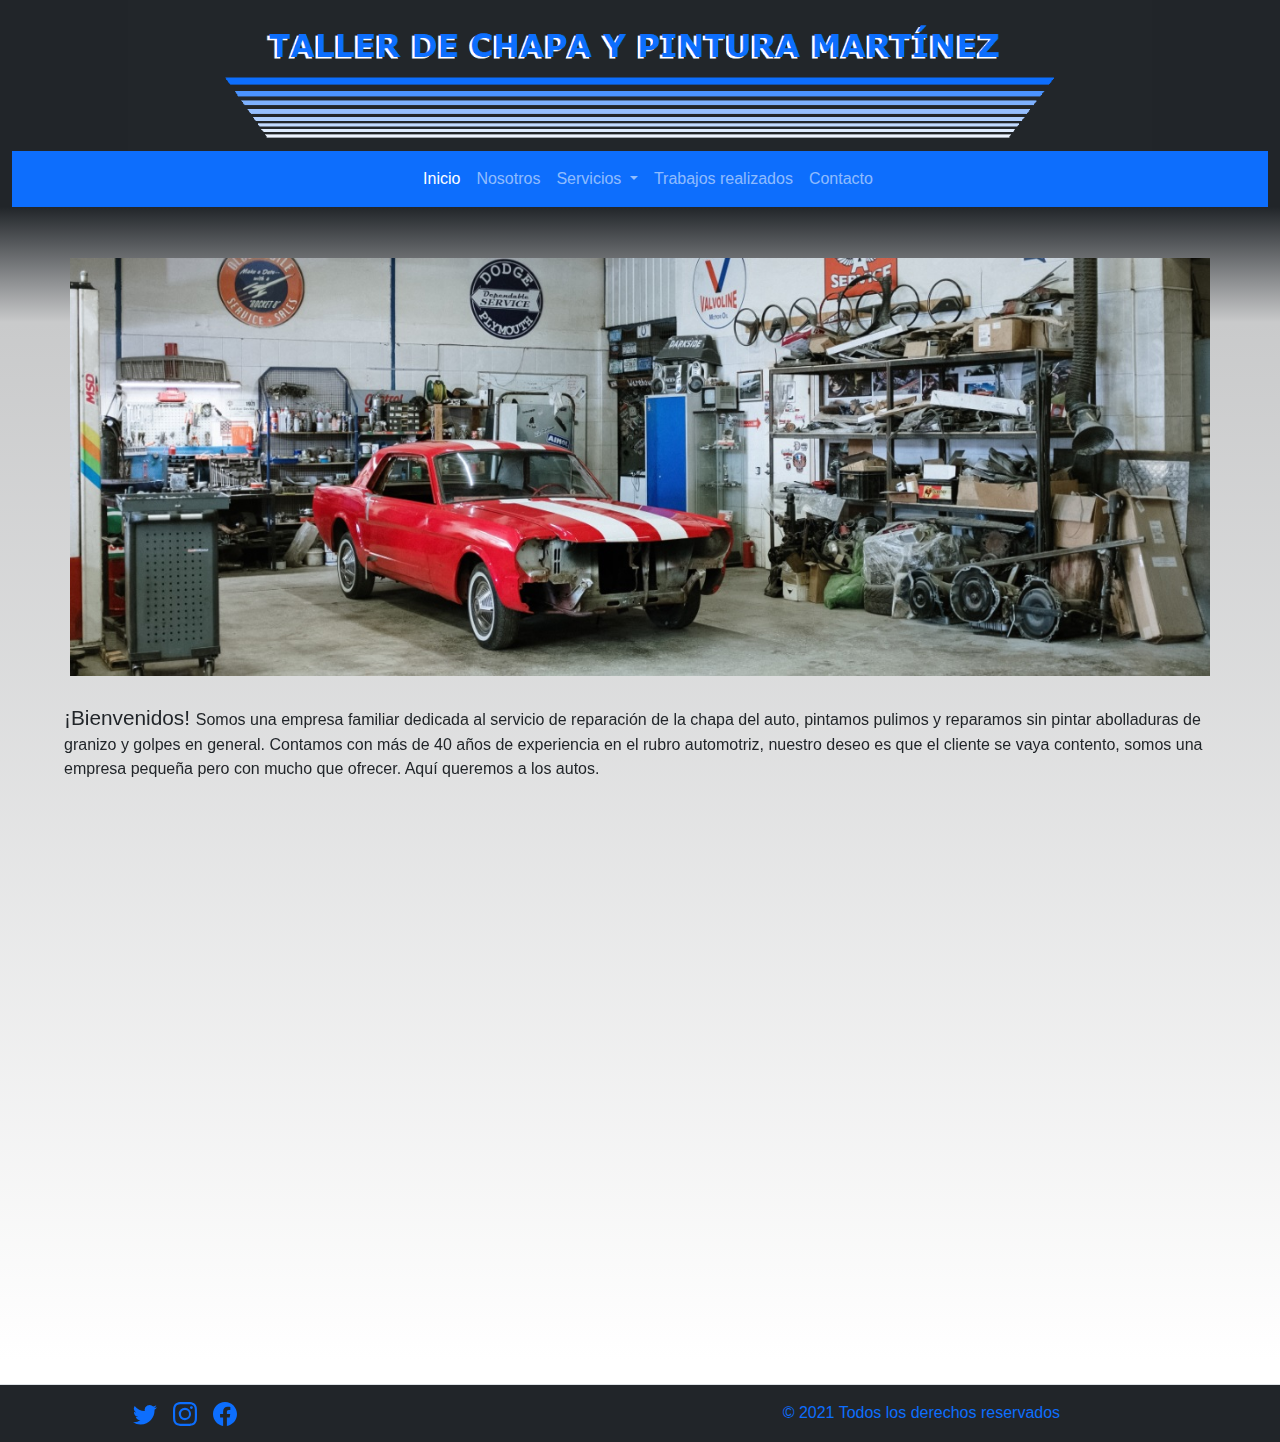
<file: index.html>
<!DOCTYPE html>
<html lang="en">
<head>
    <meta charset="UTF-8">
    <meta http-equiv="X-UA-Compatible" content="IE=edge">
    <meta name="viewport" content="width=device-width, initial-scale=1.0">
    <link rel="stylesheet" href="https://cdnjs.cloudflare.com/ajax/libs/animate.css/4.1.1/animate.min.css"/>
    <link href="https://unpkg.com/aos@2.3.1/dist/aos.css" rel="stylesheet">
    <link rel="stylesheet" href="./bootstrap-local/css/bootstrap.css">
    <link rel="stylesheet" href="./css/style.css">
    <title>Inicio</title>
</head>
<body id="gridAreas">
    <header id="gridHeader" class="container-fluid fondoHeader">
        <a href="index.html"><img class="animate__animated animate__fadeInDown imgLogo mx-auto d-block" src="./imagenes/logo.png" alt="Logo taller chapa y pintura"> </a>
        <div class="container-fluid d-flex justify-content-center bg-primary">
            <nav class="navbar navbar-expand-lg navbar-dark">
                <div class="container">
                    <a class="navbar-brand" href="#"></a>
                    <button class="navbar-toggler" type="button" data-bs-toggle="collapse"
                        data-bs-target="#navbarNavDropdown" aria-controls="navbarNavDropdown" aria-expanded="false"
                        aria-label="Toggle navigation">
                        <span class="navbar-toggler-icon"></span>
                    </button>
                    <div class="collapse navbar-collapse" id="navbarNavDropdown">
                        <ul class="navbar-nav">
                            <li class="nav-item">
                                <a class="nav-link active" aria-current="page" href="index.html">Inicio</a>
                            </li>
                            <li class="nav-item">
                                <a class="nav-link" href="./paginas/nosotros.html">Nosotros</a>
                            </li>
                            <li class="nav-item dropdown">
                                <a class="nav-link dropdown-toggle" href="#" id="navbarDropdownMenuLink" role="button"
                                    data-bs-toggle="dropdown" aria-expanded="false">
                                    Servicios
                                </a>
                                <ul class="dropdown-menu bg-primary" aria-labelledby="navbarDropdownMenuLink">
                                    <li><a class="dropdown-item colorMenu" href="./paginas/chapaypintura.html">Chapa y pintura</a></li>
                                    <li><a class="dropdown-item colorMenu" href="./paginas/desabollado.html">Desabollado</a></li>
                                    <li><a class="dropdown-item colorMenu" href="./paginas/lustre.html">Lustre</a></li>
                                </ul>
                            </li>
                            <li class="nav-item">
                                <a class="nav-link" href="./paginas/trabajos.html">Trabajos realizados</a>
                            </li>
                            <li class="nav-item">
                                <a class="nav-link" href="./paginas/contacto.html">Contacto</a>
                            </li>
                        </ul>
                    </div>
                </div>
            </nav>
        </div>
    </header>

    <main id=gridMain class="fondoMain">
        
            <section class="sectionMainIndex">
                <img data-aos="zoom-in" class="imgMainIndex" src="./imagenes/instalaciones.jpg" alt="Instalaciones">                
                <p data-aos="fade-up" class="textoPrincipal"> <span class="fuenteGrande"> ¡Bienvenidos! </span> Somos una empresa familiar dedicada al servicio de reparación de la chapa del auto, pintamos pulimos y reparamos sin pintar abolladuras de granizo y golpes en general. Contamos con más de 40 años de experiencia en el rubro automotriz, nuestro deseo es que el cliente se vaya contento, somos una empresa pequeña pero con mucho que ofrecer. Aquí queremos a los autos. </p>    
            </section>
    
            <article class="flexArticleIndex">
                <div class="flexArticleImgIndex">
                    <img data-aos="fade-right" class="imgMainIndex2" src="./imagenes/mano pintando.jpg"alt="Hombre pintando puerta de auto">
                    <img data-aos="fade-right" class="imgMainIndex2" src="./imagenes/hombre puliendo.jpg" alt=" Hombre puliendo un auto">
                    
                </div>
                <div class="flexArticleTextoIndex">
                    <p data-aos="fade-right" class="alineacionTextoDerecha">  A través de los años logramos reunir a un equipo de personas y entre ellas se encuentran los pintores, personas que hábilmente con las manos logran dar uno de los últimos pasos para la restauración de tu auto. Todo va de la mano y aquí tenemos un ambiente amigable en donde el equipo colabora entre sí. Contamos con laboratorio de confianza para lograr el color deseado y que no te lleves sorpresas más adelante. </p>
                    <p data-aos="fade-right" class="alineacionTextoDerecha">  Contamos con personal capacitado para la restauración en el brillo en la pintura. Los conocidos raspones y manchas superficiales logran ser borrados por el implemento de materiales de alta calidad y personas con más de 10 años de experiencia. Dale una nueva oportunidad a tu auto con el lustrado y tratamiento 3M. </p>
                </div>                
            </article>
        
    </main>

    <footer id="gridFooter" class="container-fluid d-flex flex-wrap justify-content-around align-items-center py-3 my-4 border-top bg-dark">
        <ul class="nav col-md-4 justify-content-start list-unstyled d-flex">
            <li class="ms-3"><a class="text-muted" href="https://www.twitter.com" target="_blank"><svg
                        xmlns="http://www.w3.org/2000/svg" width="24" height="24" fill="#0d6efd" class="bi bi-twitter"
                        viewBox="0 0 16 16">
                        <path
                            d="M5.026 15c6.038 0 9.341-5.003 9.341-9.334 0-.14 0-.282-.006-.422A6.685 6.685 0 0 0 16 3.542a6.658 6.658 0 0 1-1.889.518 3.301 3.301 0 0 0 1.447-1.817 6.533 6.533 0 0 1-2.087.793A3.286 3.286 0 0 0 7.875 6.03a9.325 9.325 0 0 1-6.767-3.429 3.289 3.289 0 0 0 1.018 4.382A3.323 3.323 0 0 1 .64 6.575v.045a3.288 3.288 0 0 0 2.632 3.218 3.203 3.203 0 0 1-.865.115 3.23 3.23 0 0 1-.614-.057 3.283 3.283 0 0 0 3.067 2.277A6.588 6.588 0 0 1 .78 13.58a6.32 6.32 0 0 1-.78-.045A9.344 9.344 0 0 0 5.026 15z" />
                    </svg>
                    <use xlink:href="#twitter" />
                    </svg>
                </a></li>
            <li class="ms-3"><a class="text-muted" href="https://www.instagram.com/" target="_blank"><svg xmlns="http://www.w3.org/2000/svg" width="24"
                        height="24" fill="#0d6efd" class="bi bi-instagram" viewBox="0 0 16 16">
                        <path
                            d="M8 0C5.829 0 5.556.01 4.703.048 3.85.088 3.269.222 2.76.42a3.917 3.917 0 0 0-1.417.923A3.927 3.927 0 0 0 .42 2.76C.222 3.268.087 3.85.048 4.7.01 5.555 0 5.827 0 8.001c0 2.172.01 2.444.048 3.297.04.852.174 1.433.372 1.942.205.526.478.972.923 1.417.444.445.89.719 1.416.923.51.198 1.09.333 1.942.372C5.555 15.99 5.827 16 8 16s2.444-.01 3.298-.048c.851-.04 1.434-.174 1.943-.372a3.916 3.916 0 0 0 1.416-.923c.445-.445.718-.891.923-1.417.197-.509.332-1.09.372-1.942C15.99 10.445 16 10.173 16 8s-.01-2.445-.048-3.299c-.04-.851-.175-1.433-.372-1.941a3.926 3.926 0 0 0-.923-1.417A3.911 3.911 0 0 0 13.24.42c-.51-.198-1.092-.333-1.943-.372C10.443.01 10.172 0 7.998 0h.003zm-.717 1.442h.718c2.136 0 2.389.007 3.232.046.78.035 1.204.166 1.486.275.373.145.64.319.92.599.28.28.453.546.598.92.11.281.24.705.275 1.485.039.843.047 1.096.047 3.231s-.008 2.389-.047 3.232c-.035.78-.166 1.203-.275 1.485a2.47 2.47 0 0 1-.599.919c-.28.28-.546.453-.92.598-.28.11-.704.24-1.485.276-.843.038-1.096.047-3.232.047s-2.39-.009-3.233-.047c-.78-.036-1.203-.166-1.485-.276a2.478 2.478 0 0 1-.92-.598 2.48 2.48 0 0 1-.6-.92c-.109-.281-.24-.705-.275-1.485-.038-.843-.046-1.096-.046-3.233 0-2.136.008-2.388.046-3.231.036-.78.166-1.204.276-1.486.145-.373.319-.64.599-.92.28-.28.546-.453.92-.598.282-.11.705-.24 1.485-.276.738-.034 1.024-.044 2.515-.045v.002zm4.988 1.328a.96.96 0 1 0 0 1.92.96.96 0 0 0 0-1.92zm-4.27 1.122a4.109 4.109 0 1 0 0 8.217 4.109 4.109 0 0 0 0-8.217zm0 1.441a2.667 2.667 0 1 1 0 5.334 2.667 2.667 0 0 1 0-5.334z" />
                    </svg>
                    <use xlink:href="#instagram" />
                    </svg>
                </a></li>
            <li class="ms-3"><a class="text-muted" href="https://www.facebook.com" target="_blank"><svg
                        xmlns="http://www.w3.org/2000/svg" width="24" height="24" fill="#0d6efd" class="bi bi-facebook"
                        viewBox="0 0 16 16">
                        <path
                            d="M16 8.049c0-4.446-3.582-8.05-8-8.05C3.58 0-.002 3.603-.002 8.05c0 4.017 2.926 7.347 6.75 7.951v-5.625h-2.03V8.05H6.75V6.275c0-2.017 1.195-3.131 3.022-3.131.876 0 1.791.157 1.791.157v1.98h-1.009c-.993 0-1.303.621-1.303 1.258v1.51h2.218l-.354 2.326H9.25V16c3.824-.604 6.75-3.934 6.75-7.951z" />
                    </svg>
                    <use xlink:href="#facebook" />
                    </svg>
                </a></li>
        </ul>

        <div class="col-md-4 d-flex align-items-center ">
            <a href="/" class="mb-3 me-2 mb-md-0 text-muted text-decoration-none lh-1">
                <svg class="bi" width="30" height="24">
                    <use xlink:href="#bootstrap" />
                </svg>
            </a>
            <span class="colorFooter">&copy; 2021 Todos los derechos reservados</span>
        </div>
    </footer>
    <script src="https://unpkg.com/aos@2.3.1/dist/aos.js"></script>
    <script>
        AOS.init();
    </script>
    <script src="./bootstrap-local/js/bootstrap.js"></script>
</body>
</html>
</file>
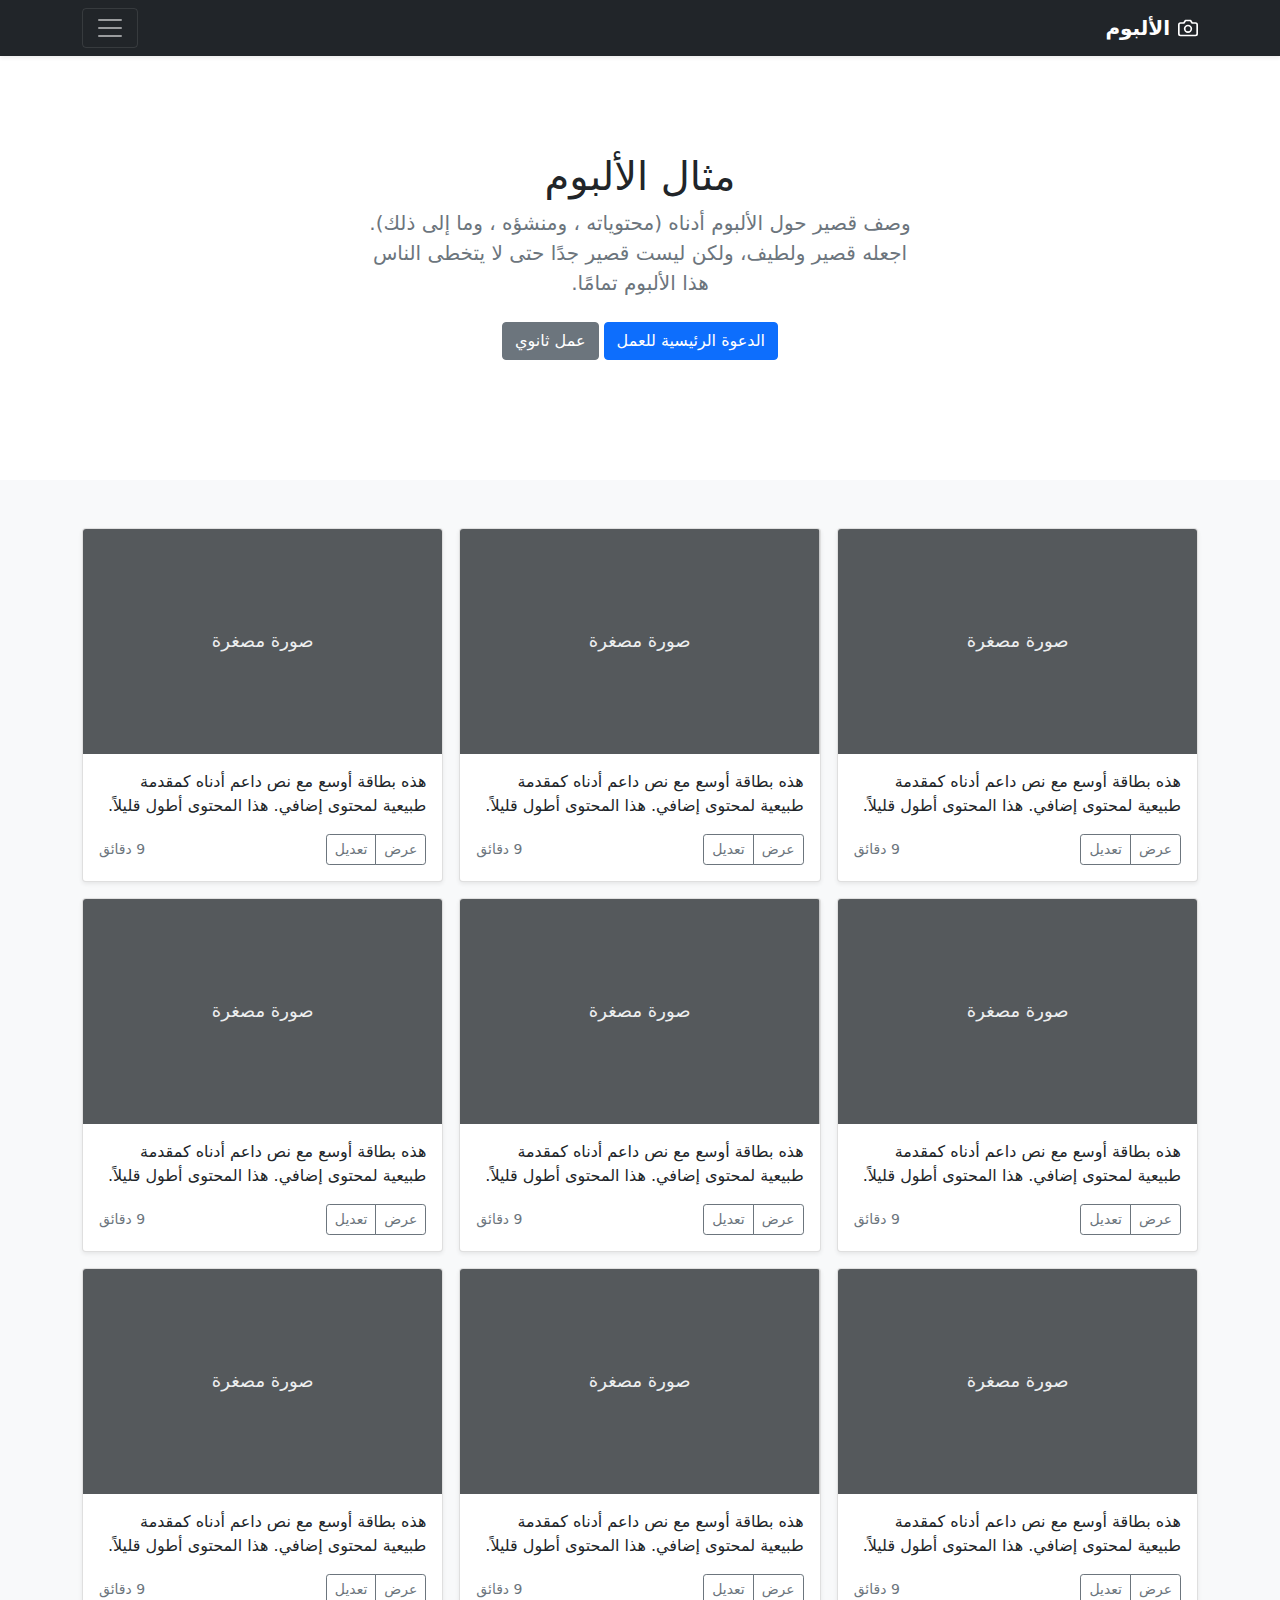
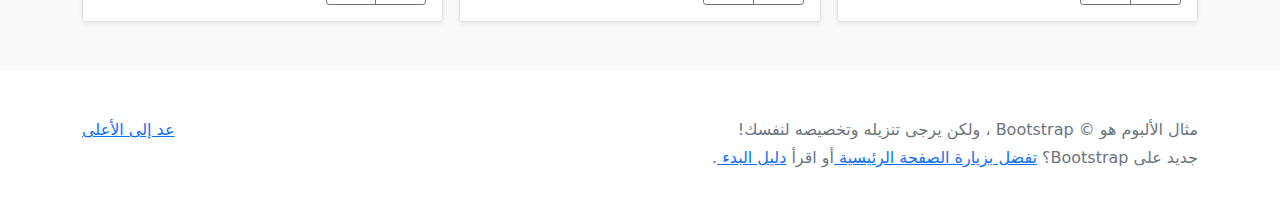
<file: bootstrap-examples/album-rtl/index.html>
<!doctype html>
<html lang="ar" dir="rtl">
  <head>
    <meta charset="utf-8">
    <meta name="viewport" content="width=device-width, initial-scale=1">
    <meta name="description" content="">
    <meta name="author" content="Mark Otto, Jacob Thornton, and Bootstrap contributors">
    <meta name="generator" content="Hugo 0.88.1">
    <title>مثال الألبوم · Bootstrap v5.1</title>

    <link rel="canonical" href="https://getbootstrap.com/docs/5.1/examples/album-rtl/">

    

    <!-- Bootstrap core CSS -->
<link href="../assets/dist/css/bootstrap.rtl.min.css" rel="stylesheet">

    <style>
      .bd-placeholder-img {
        font-size: 1.125rem;
        text-anchor: middle;
        -webkit-user-select: none;
        -moz-user-select: none;
        user-select: none;
      }

      @media (min-width: 768px) {
        .bd-placeholder-img-lg {
          font-size: 3.5rem;
        }
      }
    </style>

    
  </head>
  <body>
    
<header>
  <div class="collapse bg-dark" id="navbarHeader">
    <div class="container">
      <div class="row">
        <div class="col-sm-8 col-md-7 py-4">
          <h4 class="text-white">حول</h4>
          <p class="text-muted">أضف بعض المعلومات حول الألبوم، المؤلف، أو أي سياق خلفية آخر. اجعلها بضع جمل حتى يتمكن الزوار من التقاط بعض التلميحات المفيدة. ثم اربطها ببعض مواقع التواصل الاجتماعي أو معلومات الاتصال.</p>
        </div>
        <div class="col-sm-4 offset-md-1 py-4">
          <h4 class="text-white">تواصل معي</h4>
          <ul class="list-unstyled">
            <li><a href="#" class="text-white">تابعني على تويتر</a></li>
            <li><a href="#" class="text-white">شاركني الإعجاب في فيسبوك</a></li>
            <li><a href="#" class="text-white">راسلني على البريد الإلكتروني</a></li>
          </ul>
        </div>
      </div>
    </div>
  </div>
  <div class="navbar navbar-dark bg-dark shadow-sm">
    <div class="container">
      <a href="#" class="navbar-brand d-flex align-items-center">
        <svg xmlns="http://www.w3.org/2000/svg" width="20" height="20" fill="none" stroke="currentColor" stroke-linecap="round" stroke-linejoin="round" stroke-width="2" aria-hidden="true" class="me-2" viewBox="0 0 24 24"><path d="M23 19a2 2 0 0 1-2 2H3a2 2 0 0 1-2-2V8a2 2 0 0 1 2-2h4l2-3h6l2 3h4a2 2 0 0 1 2 2z"/><circle cx="12" cy="13" r="4"/></svg>
        <strong>الألبوم</strong>
      </a>
      <button class="navbar-toggler" type="button" data-bs-toggle="collapse" data-bs-target="#navbarHeader" aria-controls="navbarHeader" aria-expanded="false" aria-label="تبديل التنقل">
        <span class="navbar-toggler-icon"></span>
      </button>
    </div>
  </div>
</header>

<main>

  <section class="py-5 text-center container">
    <div class="row py-lg-5">
      <div class="col-lg-6 col-md-8 mx-auto">
        <h1 class="fw-light">مثال الألبوم</h1>
        <p class="lead text-muted">وصف قصير حول الألبوم أدناه (محتوياته ، ومنشؤه ، وما إلى ذلك). اجعله قصير ولطيف، ولكن ليست قصير جدًا حتى لا يتخطى الناس هذا الألبوم تمامًا.</p>
        <p>
          <a href="#" class="btn btn-primary my-2">الدعوة الرئيسية للعمل</a>
          <a href="#" class="btn btn-secondary my-2">عمل ثانوي</a>
        </p>
      </div>
    </div>
  </section>

  <div class="album py-5 bg-light">
    <div class="container">

      <div class="row row-cols-1 row-cols-sm-2 row-cols-md-3 g-3">
        <div class="col">
          <div class="card shadow-sm">
            <svg class="bd-placeholder-img card-img-top" width="100%" height="225" xmlns="http://www.w3.org/2000/svg" role="img" aria-label="Placeholder: صورة مصغرة" preserveAspectRatio="xMidYMid slice" focusable="false"><title>Placeholder</title><rect width="100%" height="100%" fill="#55595c"/><text x="50%" y="50%" fill="#eceeef" dy=".3em">صورة مصغرة</text></svg>

            <div class="card-body">
              <p class="card-text">هذه بطاقة أوسع مع نص داعم أدناه كمقدمة طبيعية لمحتوى إضافي. هذا المحتوى أطول قليلاً.</p>
              <div class="d-flex justify-content-between align-items-center">
                <div class="btn-group">
                  <button type="button" class="btn btn-sm btn-outline-secondary">عرض</button>
                  <button type="button" class="btn btn-sm btn-outline-secondary">تعديل</button>
                </div>
                <small class="text-muted">9 دقائق</small>
              </div>
            </div>
          </div>
        </div>
        <div class="col">
          <div class="card shadow-sm">
            <svg class="bd-placeholder-img card-img-top" width="100%" height="225" xmlns="http://www.w3.org/2000/svg" role="img" aria-label="Placeholder: صورة مصغرة" preserveAspectRatio="xMidYMid slice" focusable="false"><title>Placeholder</title><rect width="100%" height="100%" fill="#55595c"/><text x="50%" y="50%" fill="#eceeef" dy=".3em">صورة مصغرة</text></svg>

            <div class="card-body">
              <p class="card-text">هذه بطاقة أوسع مع نص داعم أدناه كمقدمة طبيعية لمحتوى إضافي. هذا المحتوى أطول قليلاً.</p>
              <div class="d-flex justify-content-between align-items-center">
                <div class="btn-group">
                  <button type="button" class="btn btn-sm btn-outline-secondary">عرض</button>
                  <button type="button" class="btn btn-sm btn-outline-secondary">تعديل</button>
                </div>
                <small class="text-muted">9 دقائق</small>
              </div>
            </div>
          </div>
        </div>
        <div class="col">
          <div class="card shadow-sm">
            <svg class="bd-placeholder-img card-img-top" width="100%" height="225" xmlns="http://www.w3.org/2000/svg" role="img" aria-label="Placeholder: صورة مصغرة" preserveAspectRatio="xMidYMid slice" focusable="false"><title>Placeholder</title><rect width="100%" height="100%" fill="#55595c"/><text x="50%" y="50%" fill="#eceeef" dy=".3em">صورة مصغرة</text></svg>

            <div class="card-body">
              <p class="card-text">هذه بطاقة أوسع مع نص داعم أدناه كمقدمة طبيعية لمحتوى إضافي. هذا المحتوى أطول قليلاً.</p>
              <div class="d-flex justify-content-between align-items-center">
                <div class="btn-group">
                  <button type="button" class="btn btn-sm btn-outline-secondary">عرض</button>
                  <button type="button" class="btn btn-sm btn-outline-secondary">تعديل</button>
                </div>
                <small class="text-muted">9 دقائق</small>
              </div>
            </div>
          </div>
        </div>

        <div class="col">
          <div class="card shadow-sm">
            <svg class="bd-placeholder-img card-img-top" width="100%" height="225" xmlns="http://www.w3.org/2000/svg" role="img" aria-label="Placeholder: صورة مصغرة" preserveAspectRatio="xMidYMid slice" focusable="false"><title>Placeholder</title><rect width="100%" height="100%" fill="#55595c"/><text x="50%" y="50%" fill="#eceeef" dy=".3em">صورة مصغرة</text></svg>

            <div class="card-body">
              <p class="card-text">هذه بطاقة أوسع مع نص داعم أدناه كمقدمة طبيعية لمحتوى إضافي. هذا المحتوى أطول قليلاً.</p>
              <div class="d-flex justify-content-between align-items-center">
                <div class="btn-group">
                  <button type="button" class="btn btn-sm btn-outline-secondary">عرض</button>
                  <button type="button" class="btn btn-sm btn-outline-secondary">تعديل</button>
                </div>
                <small class="text-muted">9 دقائق</small>
              </div>
            </div>
          </div>
        </div>
        <div class="col">
          <div class="card shadow-sm">
            <svg class="bd-placeholder-img card-img-top" width="100%" height="225" xmlns="http://www.w3.org/2000/svg" role="img" aria-label="Placeholder: صورة مصغرة" preserveAspectRatio="xMidYMid slice" focusable="false"><title>Placeholder</title><rect width="100%" height="100%" fill="#55595c"/><text x="50%" y="50%" fill="#eceeef" dy=".3em">صورة مصغرة</text></svg>

            <div class="card-body">
              <p class="card-text">هذه بطاقة أوسع مع نص داعم أدناه كمقدمة طبيعية لمحتوى إضافي. هذا المحتوى أطول قليلاً.</p>
              <div class="d-flex justify-content-between align-items-center">
                <div class="btn-group">
                  <button type="button" class="btn btn-sm btn-outline-secondary">عرض</button>
                  <button type="button" class="btn btn-sm btn-outline-secondary">تعديل</button>
                </div>
                <small class="text-muted">9 دقائق</small>
              </div>
            </div>
          </div>
        </div>
        <div class="col">
          <div class="card shadow-sm">
            <svg class="bd-placeholder-img card-img-top" width="100%" height="225" xmlns="http://www.w3.org/2000/svg" role="img" aria-label="Placeholder: صورة مصغرة" preserveAspectRatio="xMidYMid slice" focusable="false"><title>Placeholder</title><rect width="100%" height="100%" fill="#55595c"/><text x="50%" y="50%" fill="#eceeef" dy=".3em">صورة مصغرة</text></svg>

            <div class="card-body">
              <p class="card-text">هذه بطاقة أوسع مع نص داعم أدناه كمقدمة طبيعية لمحتوى إضافي. هذا المحتوى أطول قليلاً.</p>
              <div class="d-flex justify-content-between align-items-center">
                <div class="btn-group">
                  <button type="button" class="btn btn-sm btn-outline-secondary">عرض</button>
                  <button type="button" class="btn btn-sm btn-outline-secondary">تعديل</button>
                </div>
                <small class="text-muted">9 دقائق</small>
              </div>
            </div>
          </div>
        </div>

        <div class="col">
          <div class="card shadow-sm">
            <svg class="bd-placeholder-img card-img-top" width="100%" height="225" xmlns="http://www.w3.org/2000/svg" role="img" aria-label="Placeholder: صورة مصغرة" preserveAspectRatio="xMidYMid slice" focusable="false"><title>Placeholder</title><rect width="100%" height="100%" fill="#55595c"/><text x="50%" y="50%" fill="#eceeef" dy=".3em">صورة مصغرة</text></svg>

            <div class="card-body">
              <p class="card-text">هذه بطاقة أوسع مع نص داعم أدناه كمقدمة طبيعية لمحتوى إضافي. هذا المحتوى أطول قليلاً.</p>
              <div class="d-flex justify-content-between align-items-center">
                <div class="btn-group">
                  <button type="button" class="btn btn-sm btn-outline-secondary">عرض</button>
                  <button type="button" class="btn btn-sm btn-outline-secondary">تعديل</button>
                </div>
                <small class="text-muted">9 دقائق</small>
              </div>
            </div>
          </div>
        </div>
        <div class="col">
          <div class="card shadow-sm">
            <svg class="bd-placeholder-img card-img-top" width="100%" height="225" xmlns="http://www.w3.org/2000/svg" role="img" aria-label="Placeholder: صورة مصغرة" preserveAspectRatio="xMidYMid slice" focusable="false"><title>Placeholder</title><rect width="100%" height="100%" fill="#55595c"/><text x="50%" y="50%" fill="#eceeef" dy=".3em">صورة مصغرة</text></svg>

            <div class="card-body">
              <p class="card-text">هذه بطاقة أوسع مع نص داعم أدناه كمقدمة طبيعية لمحتوى إضافي. هذا المحتوى أطول قليلاً.</p>
              <div class="d-flex justify-content-between align-items-center">
                <div class="btn-group">
                  <button type="button" class="btn btn-sm btn-outline-secondary">عرض</button>
                  <button type="button" class="btn btn-sm btn-outline-secondary">تعديل</button>
                </div>
                <small class="text-muted">9 دقائق</small>
              </div>
            </div>
          </div>
        </div>
        <div class="col">
          <div class="card shadow-sm">
            <svg class="bd-placeholder-img card-img-top" width="100%" height="225" xmlns="http://www.w3.org/2000/svg" role="img" aria-label="Placeholder: صورة مصغرة" preserveAspectRatio="xMidYMid slice" focusable="false"><title>Placeholder</title><rect width="100%" height="100%" fill="#55595c"/><text x="50%" y="50%" fill="#eceeef" dy=".3em">صورة مصغرة</text></svg>

            <div class="card-body">
              <p class="card-text">هذه بطاقة أوسع مع نص داعم أدناه كمقدمة طبيعية لمحتوى إضافي. هذا المحتوى أطول قليلاً.</p>
              <div class="d-flex justify-content-between align-items-center">
                <div class="btn-group">
                  <button type="button" class="btn btn-sm btn-outline-secondary">عرض</button>
                  <button type="button" class="btn btn-sm btn-outline-secondary">تعديل</button>
                </div>
                <small class="text-muted">9 دقائق</small>
              </div>
            </div>
          </div>
        </div>
      </div>
    </div>
  </div>

</main>

<footer class="text-muted py-5">
  <div class="container">
    <p class="float-end mb-1">
      <a href="#">عد إلى الأعلى</a>
    </p>
    <p class="mb-1">مثال الألبوم هو © Bootstrap ، ولكن يرجى تنزيله وتخصيصه لنفسك!</p>
    <p class="mb-0">جديد على Bootstrap؟ <a href="/"> تفضل بزيارة الصفحة الرئيسية </a> أو اقرأ <a href="../getting-started/introduction/ "> دليل البدء </a>.</p>
  </div>
</footer>


    <script src="../assets/dist/js/bootstrap.bundle.min.js"></script>

      
  </body>
</html>
</file>
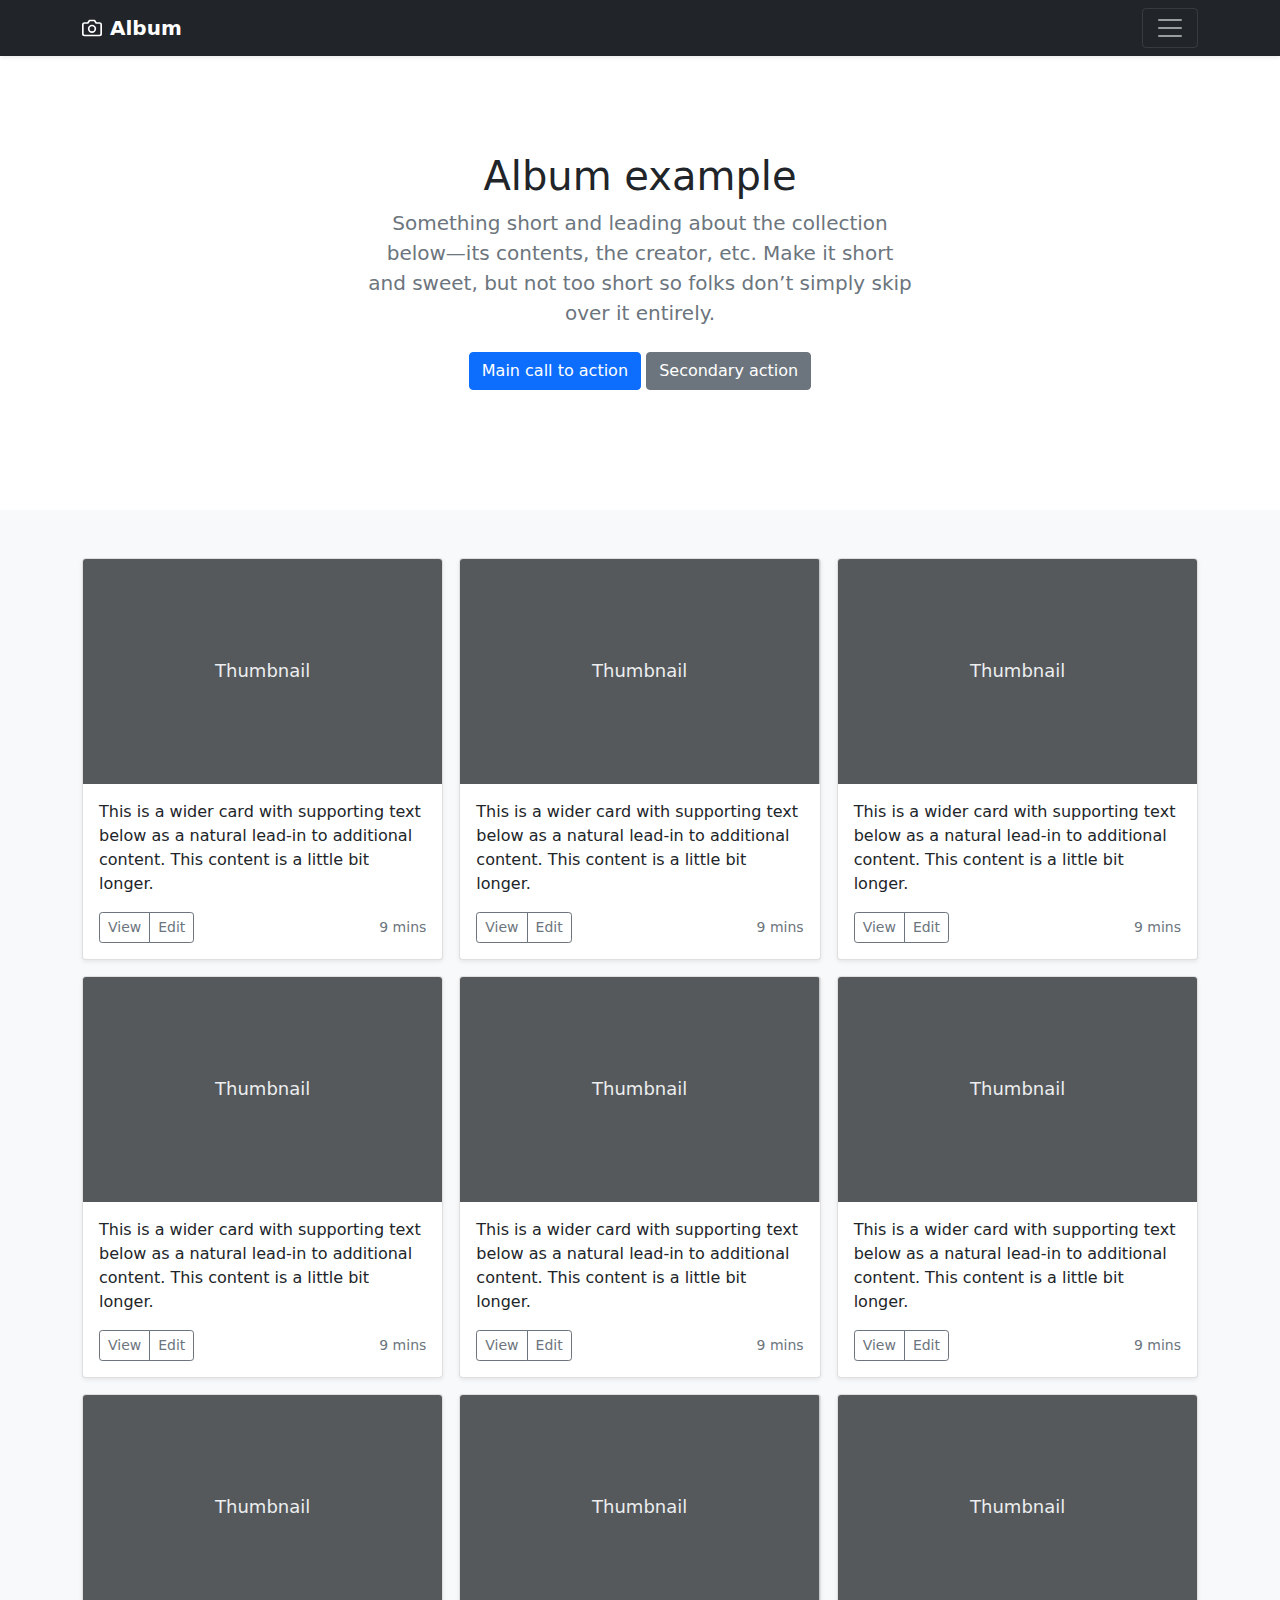
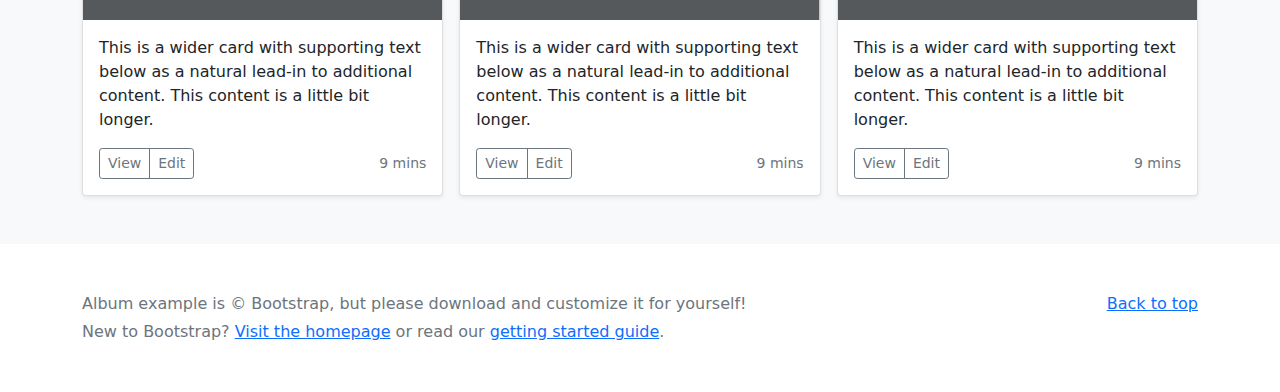
<file: bootstrap-examples/album/index.html>
<!doctype html>
<html lang="en">
  <head>
    <meta charset="utf-8">
    <meta name="viewport" content="width=device-width, initial-scale=1">
    <meta name="description" content="">
    <meta name="author" content="Mark Otto, Jacob Thornton, and Bootstrap contributors">
    <meta name="generator" content="Hugo 0.88.1">
    <title>Album example · Bootstrap v5.1</title>

    <link rel="canonical" href="https://getbootstrap.com/docs/5.1/examples/album/">

    

    <!-- Bootstrap core CSS -->
<link href="../assets/dist/css/bootstrap.min.css" rel="stylesheet">

    <style>
      .bd-placeholder-img {
        font-size: 1.125rem;
        text-anchor: middle;
        -webkit-user-select: none;
        -moz-user-select: none;
        user-select: none;
      }

      @media (min-width: 768px) {
        .bd-placeholder-img-lg {
          font-size: 3.5rem;
        }
      }
    </style>

    
  </head>
  <body>
    
<header>
  <div class="collapse bg-dark" id="navbarHeader">
    <div class="container">
      <div class="row">
        <div class="col-sm-8 col-md-7 py-4">
          <h4 class="text-white">About</h4>
          <p class="text-muted">Add some information about the album below, the author, or any other background context. Make it a few sentences long so folks can pick up some informative tidbits. Then, link them off to some social networking sites or contact information.</p>
        </div>
        <div class="col-sm-4 offset-md-1 py-4">
          <h4 class="text-white">Contact</h4>
          <ul class="list-unstyled">
            <li><a href="#" class="text-white">Follow on Twitter</a></li>
            <li><a href="#" class="text-white">Like on Facebook</a></li>
            <li><a href="#" class="text-white">Email me</a></li>
          </ul>
        </div>
      </div>
    </div>
  </div>
  <div class="navbar navbar-dark bg-dark shadow-sm">
    <div class="container">
      <a href="#" class="navbar-brand d-flex align-items-center">
        <svg xmlns="http://www.w3.org/2000/svg" width="20" height="20" fill="none" stroke="currentColor" stroke-linecap="round" stroke-linejoin="round" stroke-width="2" aria-hidden="true" class="me-2" viewBox="0 0 24 24"><path d="M23 19a2 2 0 0 1-2 2H3a2 2 0 0 1-2-2V8a2 2 0 0 1 2-2h4l2-3h6l2 3h4a2 2 0 0 1 2 2z"/><circle cx="12" cy="13" r="4"/></svg>
        <strong>Album</strong>
      </a>
      <button class="navbar-toggler" type="button" data-bs-toggle="collapse" data-bs-target="#navbarHeader" aria-controls="navbarHeader" aria-expanded="false" aria-label="Toggle navigation">
        <span class="navbar-toggler-icon"></span>
      </button>
    </div>
  </div>
</header>

<main>

  <section class="py-5 text-center container">
    <div class="row py-lg-5">
      <div class="col-lg-6 col-md-8 mx-auto">
        <h1 class="fw-light">Album example</h1>
        <p class="lead text-muted">Something short and leading about the collection below—its contents, the creator, etc. Make it short and sweet, but not too short so folks don’t simply skip over it entirely.</p>
        <p>
          <a href="#" class="btn btn-primary my-2">Main call to action</a>
          <a href="#" class="btn btn-secondary my-2">Secondary action</a>
        </p>
      </div>
    </div>
  </section>

  <div class="album py-5 bg-light">
    <div class="container">

      <div class="row row-cols-1 row-cols-sm-2 row-cols-md-3 g-3">
        <div class="col">
          <div class="card shadow-sm">
            <svg class="bd-placeholder-img card-img-top" width="100%" height="225" xmlns="http://www.w3.org/2000/svg" role="img" aria-label="Placeholder: Thumbnail" preserveAspectRatio="xMidYMid slice" focusable="false"><title>Placeholder</title><rect width="100%" height="100%" fill="#55595c"/><text x="50%" y="50%" fill="#eceeef" dy=".3em">Thumbnail</text></svg>

            <div class="card-body">
              <p class="card-text">This is a wider card with supporting text below as a natural lead-in to additional content. This content is a little bit longer.</p>
              <div class="d-flex justify-content-between align-items-center">
                <div class="btn-group">
                  <button type="button" class="btn btn-sm btn-outline-secondary">View</button>
                  <button type="button" class="btn btn-sm btn-outline-secondary">Edit</button>
                </div>
                <small class="text-muted">9 mins</small>
              </div>
            </div>
          </div>
        </div>
        <div class="col">
          <div class="card shadow-sm">
            <svg class="bd-placeholder-img card-img-top" width="100%" height="225" xmlns="http://www.w3.org/2000/svg" role="img" aria-label="Placeholder: Thumbnail" preserveAspectRatio="xMidYMid slice" focusable="false"><title>Placeholder</title><rect width="100%" height="100%" fill="#55595c"/><text x="50%" y="50%" fill="#eceeef" dy=".3em">Thumbnail</text></svg>

            <div class="card-body">
              <p class="card-text">This is a wider card with supporting text below as a natural lead-in to additional content. This content is a little bit longer.</p>
              <div class="d-flex justify-content-between align-items-center">
                <div class="btn-group">
                  <button type="button" class="btn btn-sm btn-outline-secondary">View</button>
                  <button type="button" class="btn btn-sm btn-outline-secondary">Edit</button>
                </div>
                <small class="text-muted">9 mins</small>
              </div>
            </div>
          </div>
        </div>
        <div class="col">
          <div class="card shadow-sm">
            <svg class="bd-placeholder-img card-img-top" width="100%" height="225" xmlns="http://www.w3.org/2000/svg" role="img" aria-label="Placeholder: Thumbnail" preserveAspectRatio="xMidYMid slice" focusable="false"><title>Placeholder</title><rect width="100%" height="100%" fill="#55595c"/><text x="50%" y="50%" fill="#eceeef" dy=".3em">Thumbnail</text></svg>

            <div class="card-body">
              <p class="card-text">This is a wider card with supporting text below as a natural lead-in to additional content. This content is a little bit longer.</p>
              <div class="d-flex justify-content-between align-items-center">
                <div class="btn-group">
                  <button type="button" class="btn btn-sm btn-outline-secondary">View</button>
                  <button type="button" class="btn btn-sm btn-outline-secondary">Edit</button>
                </div>
                <small class="text-muted">9 mins</small>
              </div>
            </div>
          </div>
        </div>

        <div class="col">
          <div class="card shadow-sm">
            <svg class="bd-placeholder-img card-img-top" width="100%" height="225" xmlns="http://www.w3.org/2000/svg" role="img" aria-label="Placeholder: Thumbnail" preserveAspectRatio="xMidYMid slice" focusable="false"><title>Placeholder</title><rect width="100%" height="100%" fill="#55595c"/><text x="50%" y="50%" fill="#eceeef" dy=".3em">Thumbnail</text></svg>

            <div class="card-body">
              <p class="card-text">This is a wider card with supporting text below as a natural lead-in to additional content. This content is a little bit longer.</p>
              <div class="d-flex justify-content-between align-items-center">
                <div class="btn-group">
                  <button type="button" class="btn btn-sm btn-outline-secondary">View</button>
                  <button type="button" class="btn btn-sm btn-outline-secondary">Edit</button>
                </div>
                <small class="text-muted">9 mins</small>
              </div>
            </div>
          </div>
        </div>
        <div class="col">
          <div class="card shadow-sm">
            <svg class="bd-placeholder-img card-img-top" width="100%" height="225" xmlns="http://www.w3.org/2000/svg" role="img" aria-label="Placeholder: Thumbnail" preserveAspectRatio="xMidYMid slice" focusable="false"><title>Placeholder</title><rect width="100%" height="100%" fill="#55595c"/><text x="50%" y="50%" fill="#eceeef" dy=".3em">Thumbnail</text></svg>

            <div class="card-body">
              <p class="card-text">This is a wider card with supporting text below as a natural lead-in to additional content. This content is a little bit longer.</p>
              <div class="d-flex justify-content-between align-items-center">
                <div class="btn-group">
                  <button type="button" class="btn btn-sm btn-outline-secondary">View</button>
                  <button type="button" class="btn btn-sm btn-outline-secondary">Edit</button>
                </div>
                <small class="text-muted">9 mins</small>
              </div>
            </div>
          </div>
        </div>
        <div class="col">
          <div class="card shadow-sm">
            <svg class="bd-placeholder-img card-img-top" width="100%" height="225" xmlns="http://www.w3.org/2000/svg" role="img" aria-label="Placeholder: Thumbnail" preserveAspectRatio="xMidYMid slice" focusable="false"><title>Placeholder</title><rect width="100%" height="100%" fill="#55595c"/><text x="50%" y="50%" fill="#eceeef" dy=".3em">Thumbnail</text></svg>

            <div class="card-body">
              <p class="card-text">This is a wider card with supporting text below as a natural lead-in to additional content. This content is a little bit longer.</p>
              <div class="d-flex justify-content-between align-items-center">
                <div class="btn-group">
                  <button type="button" class="btn btn-sm btn-outline-secondary">View</button>
                  <button type="button" class="btn btn-sm btn-outline-secondary">Edit</button>
                </div>
                <small class="text-muted">9 mins</small>
              </div>
            </div>
          </div>
        </div>

        <div class="col">
          <div class="card shadow-sm">
            <svg class="bd-placeholder-img card-img-top" width="100%" height="225" xmlns="http://www.w3.org/2000/svg" role="img" aria-label="Placeholder: Thumbnail" preserveAspectRatio="xMidYMid slice" focusable="false"><title>Placeholder</title><rect width="100%" height="100%" fill="#55595c"/><text x="50%" y="50%" fill="#eceeef" dy=".3em">Thumbnail</text></svg>

            <div class="card-body">
              <p class="card-text">This is a wider card with supporting text below as a natural lead-in to additional content. This content is a little bit longer.</p>
              <div class="d-flex justify-content-between align-items-center">
                <div class="btn-group">
                  <button type="button" class="btn btn-sm btn-outline-secondary">View</button>
                  <button type="button" class="btn btn-sm btn-outline-secondary">Edit</button>
                </div>
                <small class="text-muted">9 mins</small>
              </div>
            </div>
          </div>
        </div>
        <div class="col">
          <div class="card shadow-sm">
            <svg class="bd-placeholder-img card-img-top" width="100%" height="225" xmlns="http://www.w3.org/2000/svg" role="img" aria-label="Placeholder: Thumbnail" preserveAspectRatio="xMidYMid slice" focusable="false"><title>Placeholder</title><rect width="100%" height="100%" fill="#55595c"/><text x="50%" y="50%" fill="#eceeef" dy=".3em">Thumbnail</text></svg>

            <div class="card-body">
              <p class="card-text">This is a wider card with supporting text below as a natural lead-in to additional content. This content is a little bit longer.</p>
              <div class="d-flex justify-content-between align-items-center">
                <div class="btn-group">
                  <button type="button" class="btn btn-sm btn-outline-secondary">View</button>
                  <button type="button" class="btn btn-sm btn-outline-secondary">Edit</button>
                </div>
                <small class="text-muted">9 mins</small>
              </div>
            </div>
          </div>
        </div>
        <div class="col">
          <div class="card shadow-sm">
            <svg class="bd-placeholder-img card-img-top" width="100%" height="225" xmlns="http://www.w3.org/2000/svg" role="img" aria-label="Placeholder: Thumbnail" preserveAspectRatio="xMidYMid slice" focusable="false"><title>Placeholder</title><rect width="100%" height="100%" fill="#55595c"/><text x="50%" y="50%" fill="#eceeef" dy=".3em">Thumbnail</text></svg>

            <div class="card-body">
              <p class="card-text">This is a wider card with supporting text below as a natural lead-in to additional content. This content is a little bit longer.</p>
              <div class="d-flex justify-content-between align-items-center">
                <div class="btn-group">
                  <button type="button" class="btn btn-sm btn-outline-secondary">View</button>
                  <button type="button" class="btn btn-sm btn-outline-secondary">Edit</button>
                </div>
                <small class="text-muted">9 mins</small>
              </div>
            </div>
          </div>
        </div>
      </div>
    </div>
  </div>

</main>

<footer class="text-muted py-5">
  <div class="container">
    <p class="float-end mb-1">
      <a href="#">Back to top</a>
    </p>
    <p class="mb-1">Album example is &copy; Bootstrap, but please download and customize it for yourself!</p>
    <p class="mb-0">New to Bootstrap? <a href="/">Visit the homepage</a> or read our <a href="../getting-started/introduction/">getting started guide</a>.</p>
  </div>
</footer>


    <script src="../assets/dist/js/bootstrap.bundle.min.js"></script>

      
  </body>
</html>
</file>
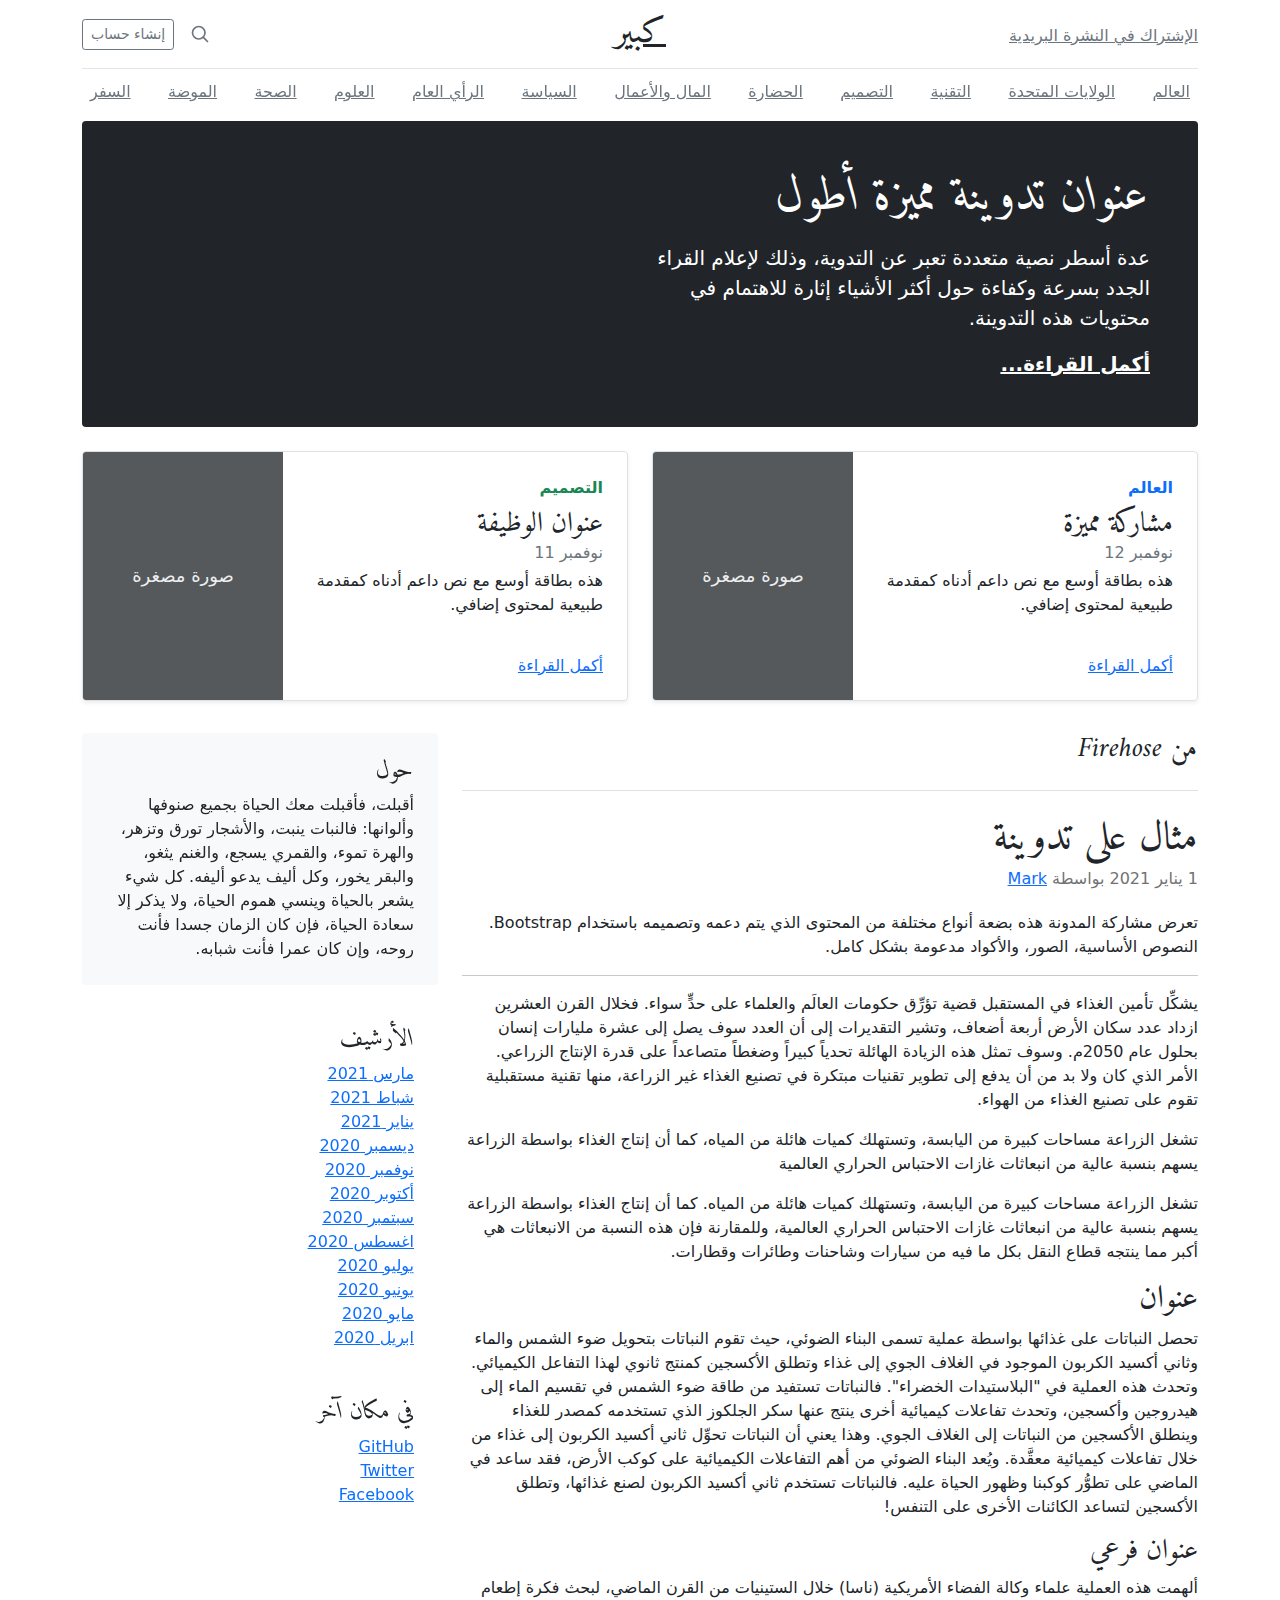
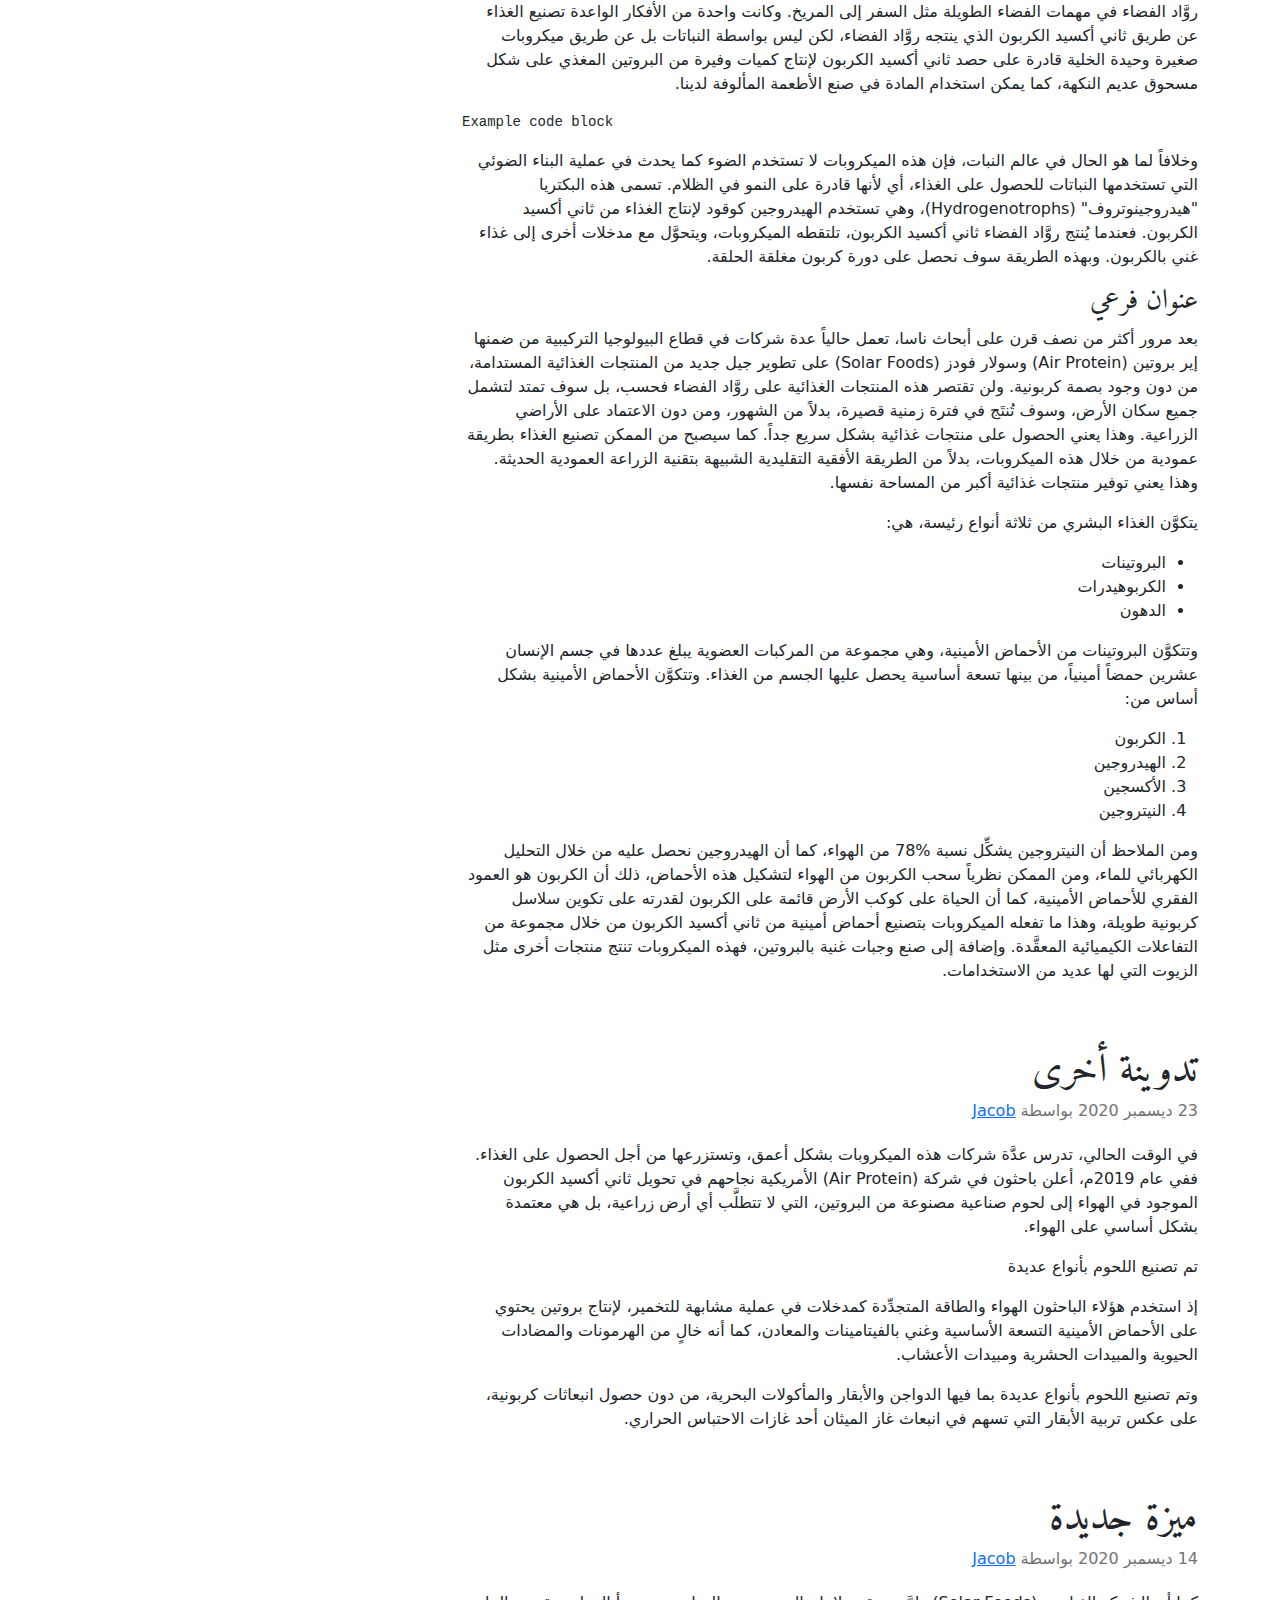
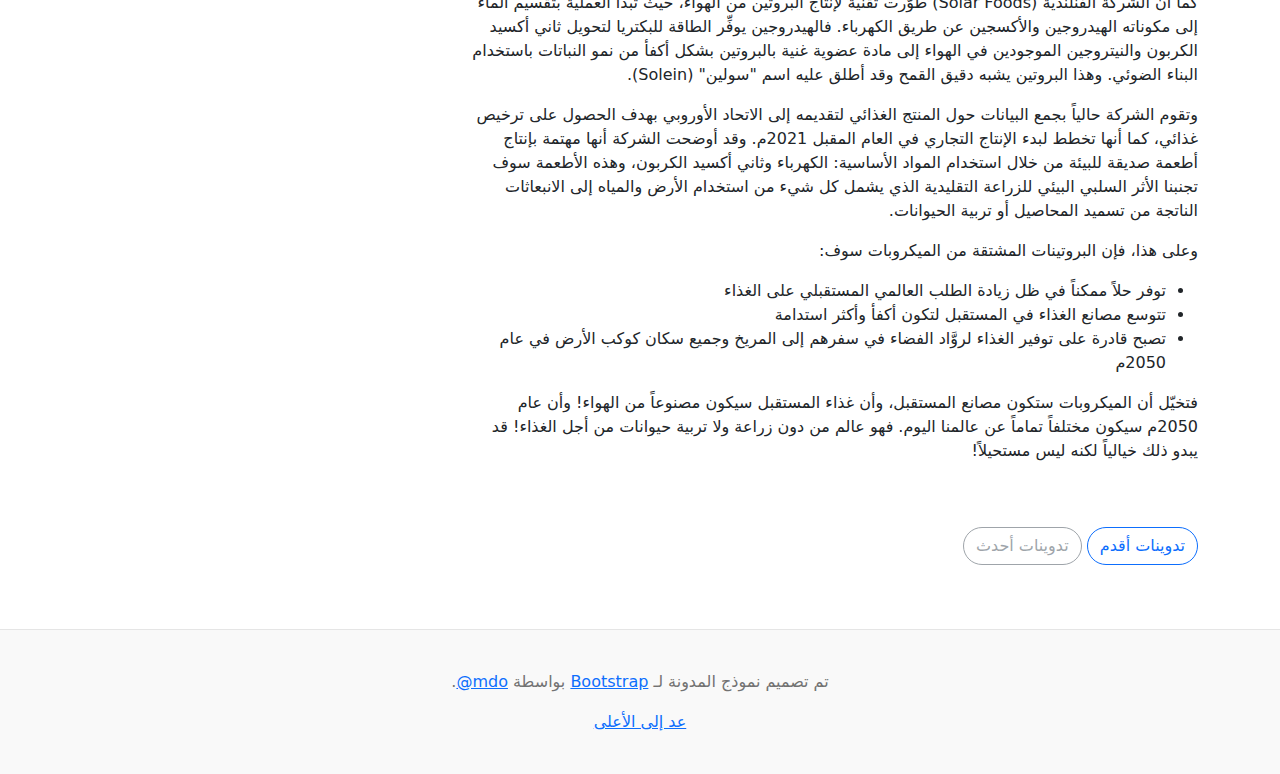
<file: bootstrap-examples/blog-rtl/index.html>
<!doctype html>
<html lang="ar" dir="rtl">
  <head>
    <meta charset="utf-8">
    <meta name="viewport" content="width=device-width, initial-scale=1">
    <meta name="description" content="">
    <meta name="author" content="Mark Otto, Jacob Thornton, and Bootstrap contributors">
    <meta name="generator" content="Hugo 0.88.1">
    <title>قالب المدونة · Bootstrap v5.1</title>

    <link rel="canonical" href="https://getbootstrap.com/docs/5.1/examples/blog-rtl/">

    

    <!-- Bootstrap core CSS -->
<link href="../assets/dist/css/bootstrap.rtl.min.css" rel="stylesheet">

    <style>
      .bd-placeholder-img {
        font-size: 1.125rem;
        text-anchor: middle;
        -webkit-user-select: none;
        -moz-user-select: none;
        user-select: none;
      }

      @media (min-width: 768px) {
        .bd-placeholder-img-lg {
          font-size: 3.5rem;
        }
      }
    </style>

    
    <!-- Custom styles for this template -->
    <link href="https://fonts.googleapis.com/css?family=Amiri:wght@400;700&amp;display=swap" rel="stylesheet">
    <!-- Custom styles for this template -->
    <link href="../blog/blog.rtl.css" rel="stylesheet">
  </head>
  <body>
    
<div class="container">
  <header class="blog-header py-3">
    <div class="row flex-nowrap justify-content-between align-items-center">
      <div class="col-4 pt-1">
        <a class="link-secondary" href="#">الإشتراك في النشرة البريدية</a>
      </div>
      <div class="col-4 text-center">
        <a class="blog-header-logo text-dark" href="#">كبير</a>
      </div>
      <div class="col-4 d-flex justify-content-end align-items-center">
        <a class="link-secondary" href="#" aria-label="بحث">
          <svg xmlns="http://www.w3.org/2000/svg" width="20" height="20" fill="none" stroke="currentColor" stroke-linecap="round" stroke-linejoin="round" stroke-width="2" class="mx-3" role="img" viewBox="0 0 24 24"><title>بحث</title><circle cx="10.5" cy="10.5" r="7.5"/><path d="M21 21l-5.2-5.2"/></svg>
        </a>
        <a class="btn btn-sm btn-outline-secondary" href="#">إنشاء حساب</a>
      </div>
    </div>
  </header>

  <div class="nav-scroller py-1 mb-2">
    <nav class="nav d-flex justify-content-between">
      <a class="p-2 link-secondary" href="#">العالم</a>
      <a class="p-2 link-secondary" href="#">الولايات المتحدة</a>
      <a class="p-2 link-secondary" href="#">التقنية</a>
      <a class="p-2 link-secondary" href="#">التصميم</a>
      <a class="p-2 link-secondary" href="#">الحضارة</a>
      <a class="p-2 link-secondary" href="#">المال والأعمال</a>
      <a class="p-2 link-secondary" href="#">السياسة</a>
      <a class="p-2 link-secondary" href="#">الرأي العام</a>
      <a class="p-2 link-secondary" href="#">العلوم</a>
      <a class="p-2 link-secondary" href="#">الصحة</a>
      <a class="p-2 link-secondary" href="#">الموضة</a>
      <a class="p-2 link-secondary" href="#">السفر</a>
    </nav>
  </div>
</div>

<main class="container">
  <div class="p-4 p-md-5 mb-4 text-white rounded bg-dark">
    <div class="col-md-6 px-0">
      <h1 class="display-4 fst-italic">عنوان تدوينة مميزة أطول</h1>
      <p class="lead my-3">عدة أسطر نصية متعددة تعبر عن التدوية، وذلك لإعلام القراء الجدد بسرعة وكفاءة حول أكثر الأشياء إثارة للاهتمام في محتويات هذه التدوينة.</p>
      <p class="lead mb-0"><a href="#" class="text-white fw-bold">أكمل القراءة...</a></p>
    </div>
  </div>

  <div class="row mb-2">
    <div class="col-md-6">
      <div class="row g-0 border rounded overflow-hidden flex-md-row mb-4 shadow-sm h-md-250 position-relative">
        <div class="col p-4 d-flex flex-column position-static">
          <strong class="d-inline-block mb-2 text-primary">العالم</strong>
          <h3 class="mb-0">مشاركة مميزة</h3>
          <div class="mb-1 text-muted">نوفمبر 12</div>
          <p class="card-text mb-auto">هذه بطاقة أوسع مع نص داعم أدناه كمقدمة طبيعية لمحتوى إضافي.</p>
          <a href="#" class="stretched-link">أكمل القراءة</a>
        </div>
        <div class="col-auto d-none d-lg-block">
          <svg class="bd-placeholder-img" width="200" height="250" xmlns="http://www.w3.org/2000/svg" role="img" aria-label="Placeholder: صورة مصغرة" preserveAspectRatio="xMidYMid slice" focusable="false"><title>Placeholder</title><rect width="100%" height="100%" fill="#55595c"/><text x="50%" y="50%" fill="#eceeef" dy=".3em">صورة مصغرة</text></svg>

        </div>
      </div>
    </div>
    <div class="col-md-6">
      <div class="row g-0 border rounded overflow-hidden flex-md-row mb-4 shadow-sm h-md-250 position-relative">
        <div class="col p-4 d-flex flex-column position-static">
          <strong class="d-inline-block mb-2 text-success">التصميم</strong>
          <h3 class="mb-0">عنوان الوظيفة</h3>
          <div class="mb-1 text-muted">نوفمبر 11</div>
          <p class="mb-auto">هذه بطاقة أوسع مع نص داعم أدناه كمقدمة طبيعية لمحتوى إضافي.</p>
          <a href="#" class="stretched-link">أكمل القراءة</a>
        </div>
        <div class="col-auto d-none d-lg-block">
          <svg class="bd-placeholder-img" width="200" height="250" xmlns="http://www.w3.org/2000/svg" role="img" aria-label="Placeholder: صورة مصغرة" preserveAspectRatio="xMidYMid slice" focusable="false"><title>Placeholder</title><rect width="100%" height="100%" fill="#55595c"/><text x="50%" y="50%" fill="#eceeef" dy=".3em">صورة مصغرة</text></svg>

        </div>
      </div>
    </div>
  </div>

  <div class="row">
    <div class="col-md-8">
      <h3 class="pb-4 mb-4 fst-italic border-bottom">
        من Firehose
      </h3>

      <article class="blog-post">
        <h2 class="blog-post-title">مثال على تدوينة</h2>
        <p class="blog-post-meta">1 يناير 2021 بواسطة <a href="#"> Mark </a></p>

        <p>تعرض مشاركة المدونة هذه بضعة أنواع مختلفة من المحتوى الذي يتم دعمه وتصميمه باستخدام Bootstrap. النصوص الأساسية، الصور، والأكواد مدعومة بشكل كامل.</p>
        <hr>
        <p>يشكِّل تأمين الغذاء في المستقبل قضية تؤرِّق حكومات العالَم والعلماء على حدٍّ سواء. فخلال القرن العشرين ازداد عدد سكان الأرض أربعة أضعاف، وتشير التقديرات إلى أن العدد سوف يصل إلى عشرة مليارات إنسان بحلول عام 2050م. وسوف تمثل هذه الزيادة الهائلة تحدياً كبيراً وضغطاً متصاعداً على قدرة الإنتاج الزراعي. الأمر الذي كان ولا بد من أن يدفع إلى تطوير تقنيات مبتكرة في تصنيع الغذاء غير الزراعة، منها تقنية مستقبلية تقوم على تصنيع الغذاء من الهواء.</p>
        <blockquote>
          <p>تشغل الزراعة مساحات كبيرة من اليابسة، وتستهلك كميات هائلة من المياه، كما أن إنتاج الغذاء بواسطة الزراعة يسهم بنسبة عالية من انبعاثات غازات الاحتباس الحراري العالمية</p>
        </blockquote>
        <p>تشغل الزراعة مساحات كبيرة من اليابسة، وتستهلك كميات هائلة من المياه. كما أن إنتاج الغذاء بواسطة الزراعة يسهم بنسبة عالية من انبعاثات غازات الاحتباس الحراري العالمية، وللمقارنة فإن هذه النسبة من الانبعاثات هي أكبر مما ينتجه قطاع النقل بكل ما فيه من سيارات وشاحنات وطائرات وقطارات.</p>
        <h2>عنوان</h2>
        <p>تحصل النباتات على غذائها بواسطة عملية تسمى البناء الضوئي، حيث تقوم النباتات بتحويل ضوء الشمس والماء وثاني أكسيد الكربون الموجود في الغلاف الجوي إلى غذاء وتطلق الأكسجين كمنتج ثانوي لهذا التفاعل الكيميائي. وتحدث هذه العملية في "البلاستيدات الخضراء". فالنباتات تستفيد من طاقة ضوء الشمس في تقسيم الماء إلى هيدروجين وأكسجين، وتحدث تفاعلات كيميائية أخرى ينتج عنها سكر الجلكوز الذي تستخدمه كمصدر للغذاء وينطلق الأكسجين من النباتات إلى الغلاف الجوي. وهذا يعني أن النباتات تحوِّل ثاني أكسيد الكربون إلى غذاء من خلال تفاعلات كيميائية معقَّدة. ويُعد البناء الضوئي من أهم التفاعلات الكيميائية على كوكب الأرض، فقد ساعد في الماضي على تطوُّر كوكبنا وظهور الحياة عليه. فالنباتات تستخدم ثاني أكسيد الكربون لصنع غذائها، وتطلق الأكسجين لتساعد الكائنات الأخرى على التنفس!</p>
        <h3>عنوان فرعي</h3>
        <p>ألهمت هذه العملية علماء وكالة الفضاء الأمريكية (ناسا) خلال الستينيات من القرن الماضي، لبحث فكرة إطعام روَّاد الفضاء في مهمات الفضاء الطويلة مثل السفر إلى المريخ. وكانت واحدة من الأفكار الواعدة تصنيع الغذاء عن طريق ثاني أكسيد الكربون الذي ينتجه روَّاد الفضاء، لكن ليس بواسطة النباتات بل عن طريق ميكروبات صغيرة وحيدة الخلية قادرة على حصد ثاني أكسيد الكربون لإنتاج كميات وفيرة من البروتين المغذي على شكل مسحوق عديم النكهة، كما يمكن استخدام المادة في صنع الأطعمة المألوفة لدينا.</p>
        <pre><code>Example code block</code></pre>
        <p>وخلافاً لما هو الحال في عالم النبات، فإن هذه الميكروبات لا تستخدم الضوء كما يحدث في عملية البناء الضوئي التي تستخدمها النباتات للحصول على الغذاء، أي لأنها قادرة على النمو في الظلام. تسمى هذه البكتريا "هيدروجينوتروف" (Hydrogenotrophs)، وهي تستخدم الهيدروجين كوقود لإنتاج الغذاء من ثاني أكسيد الكربون. فعندما يُنتج روَّاد الفضاء ثاني أكسيد الكربون، تلتقطه الميكروبات، ويتحوَّل مع مدخلات أخرى إلى غذاء غني بالكربون. وبهذه الطريقة سوف نحصل على دورة كربون مغلقة الحلقة.</p>
        <h3>عنوان فرعي</h3>
        <p>بعد مرور أكثر من نصف قرن على أبحاث ناسا، تعمل حالياً عدة شركات في قطاع البيولوجيا التركيبية من ضمنها إير بروتين (Air Protein) وسولار فودز (Solar Foods) على تطوير جيل جديد من المنتجات الغذائية المستدامة، من دون وجود بصمة كربونية. ولن تقتصر هذه المنتجات الغذائية على روَّاد الفضاء فحسب، بل سوف تمتد لتشمل جميع سكان الأرض، وسوف تُنتَج في فترة زمنية قصيرة، بدلاً من الشهور، ومن دون الاعتماد على الأراضي الزراعية. وهذا يعني الحصول على منتجات غذائية بشكل سريع جداً. كما سيصبح من الممكن تصنيع الغذاء بطريقة عمودية من خلال هذه الميكروبات، بدلاً من الطريقة الأفقية التقليدية الشبيهة بتقنية الزراعة العمودية الحديثة. وهذا يعني توفير منتجات غذائية أكبر من المساحة نفسها.</p>
        <p>يتكوَّن الغذاء البشري من ثلاثة أنواع رئيسة، هي:</p>
        <ul>
          <li>البروتينات</li>
          <li>الكربوهيدرات</li>
          <li>الدهون</li>
        </ul>
        <p>وتتكوَّن البروتينات من الأحماض الأمينية، وهي مجموعة من المركبات العضوية يبلغ عددها في جسم الإنسان عشرين حمضاً أمينياً، من بينها تسعة أساسية يحصل عليها الجسم من الغذاء. وتتكوَّن الأحماض الأمينية بشكل أساس من:</p>
        <ol>
          <li>الكربون</li>
          <li>الهيدروجين</li>
          <li>الأكسجين</li>
          <li>النيتروجين</li>
        </ol>
        <p>ومن الملاحظ أن النيتروجين يشكِّل نسبة %78 من الهواء، كما أن الهيدروجين نحصل عليه من خلال التحليل الكهربائي للماء، ومن الممكن نظرياً سحب الكربون من الهواء لتشكيل هذه الأحماض، ذلك أن الكربون هو العمود الفقري للأحماض الأمينية، كما أن الحياة على كوكب الأرض قائمة على الكربون لقدرته على تكوين سلاسل كربونية طويلة، وهذا ما تفعله الميكروبات بتصنيع أحماض أمينية من ثاني أكسيد الكربون من خلال مجموعة من التفاعلات الكيميائية المعقَّدة. وإضافة إلى صنع وجبات غنية بالبروتين، فهذه الميكروبات تنتج منتجات أخرى مثل الزيوت التي لها عديد من الاستخدامات.</p>
      </article>

      <article class="blog-post">
        <h2 class="blog-post-title">تدوينة أخرى</h2>
        <p class="blog-post-meta">23 ديسمبر 2020 بواسطة <a href="#">Jacob</a></p>

        <p>في الوقت الحالي، تدرس عدَّة شركات هذه الميكروبات بشكل أعمق، وتستزرعها من أجل الحصول على الغذاء. ففي عام 2019م، أعلن باحثون في شركة (Air Protein) الأمريكية نجاحهم في تحويل ثاني أكسيد الكربون الموجود في الهواء إلى لحوم صناعية مصنوعة من البروتين، التي لا تتطلَّب أي أرض زراعية، بل هي معتمدة بشكل أساسي على الهواء.</p>
        <blockquote>
          <p>تم تصنيع اللحوم بأنواع عديدة</p>
        </blockquote>
        <p>إذ استخدم هؤلاء الباحثون الهواء والطاقة المتجدِّدة كمدخلات في عملية مشابهة للتخمير، لإنتاج بروتين يحتوي على الأحماض الأمينية التسعة الأساسية وغني بالفيتامينات والمعادن، كما أنه خالٍ من الهرمونات والمضادات الحيوية والمبيدات الحشرية ومبيدات الأعشاب.</p>
        <p> وتم تصنيع اللحوم بأنواع عديدة بما فيها الدواجن والأبقار والمأكولات البحرية، من دون حصول انبعاثات كربونية، على عكس تربية الأبقار التي تسهم في انبعاث غاز الميثان أحد غازات الاحتباس الحراري.</p>
      </article>

      <article class="blog-post">
        <h2 class="blog-post-title">ميزة جديدة</h2>
        <p class="blog-post-meta">14 ديسمبر 2020 بواسطة <a href="#">Jacob</a></p>

        <p>كما أن الشركة الفنلندية (Solar Foods) طوَّرت تقنية لإنتاج البروتين من الهواء، حيث تبدأ العملية بتقسيم الماء إلى مكوناته الهيدروجين والأكسجين عن طريق الكهرباء. فالهيدروجين يوفِّر الطاقة للبكتريا لتحويل ثاني أكسيد الكربون والنيتروجين الموجودين في الهواء إلى مادة عضوية غنية بالبروتين بشكل أكفأ من نمو النباتات باستخدام البناء الضوئي. وهذا البروتين يشبه دقيق القمح وقد أطلق عليه اسم "سولين" (Solein).</p>
        <p>وتقوم الشركة حالياً بجمع البيانات حول المنتج الغذائي لتقديمه إلى الاتحاد الأوروبي بهدف الحصول على ترخيص غذائي، كما أنها تخطط لبدء الإنتاج التجاري في العام المقبل 2021م. وقد أوضحت الشركة أنها مهتمة بإنتاج أطعمة صديقة للبيئة من خلال استخدام المواد الأساسية: الكهرباء وثاني أكسيد الكربون، وهذه الأطعمة سوف تجنبنا الأثر السلبي البيئي للزراعة التقليدية الذي يشمل كل شيء من استخدام الأرض والمياه إلى الانبعاثات الناتجة من تسميد المحاصيل أو تربية الحيوانات.</p>
        <p>وعلى هذا، فإن البروتينات المشتقة من الميكروبات سوف:</p>
        <ul>
          <li>توفر حلاً ممكناً في ظل زيادة الطلب العالمي المستقبلي على الغذاء</li>
          <li>تتوسع مصانع الغذاء في المستقبل لتكون أكفأ وأكثر استدامة</li>
          <li>تصبح قادرة على توفير الغذاء لروَّاد الفضاء في سفرهم إلى المريخ وجميع سكان كوكب الأرض في عام 2050م</li>
        </ul>
        <p>فتخيّل أن الميكروبات ستكون مصانع المستقبل، وأن غذاء المستقبل سيكون مصنوعاً من الهواء! وأن عام 2050م سيكون مختلفاً تماماً عن عالمنا اليوم. فهو عالم من دون زراعة ولا تربية حيوانات من أجل الغذاء! قد يبدو ذلك خيالياً لكنه ليس مستحيلاً!</p>
      </article>

      <nav class="blog-pagination" aria-label="Pagination">
        <a class="btn btn-outline-primary" href="#">تدوينات أقدم</a>
        <a class="btn btn-outline-secondary disabled">تدوينات أحدث</a>
      </nav>

    </div>

    <div class="col-md-4">
      <div class="position-sticky" style="top: 2rem;">
        <div class="p-4 mb-3 bg-light rounded">
          <h4 class="fst-italic">حول</h4>
          <p class="mb-0">أقبلت، فأقبلت معك الحياة بجميع صنوفها وألوانها: فالنبات ينبت، والأشجار تورق وتزهر، والهرة تموء، والقمري يسجع، والغنم يثغو، والبقر يخور، وكل أليف يدعو أليفه. كل شيء يشعر بالحياة وينسي هموم الحياة، ولا يذكر إلا سعادة الحياة، فإن كان الزمان جسدا فأنت روحه، وإن كان عمرا فأنت شبابه.</p>
        </div>

        <div class="p-4">
          <h4 class="fst-italic">الأرشيف</h4>
          <ol class="list-unstyled mb-0">
            <li><a href="#">مارس 2021</a></li>
            <li><a href="#">شباط 2021</a></li>
            <li><a href="#">يناير 2021</a></li>
            <li><a href="#">ديسمبر 2020</a></li>
            <li><a href="#">نوفمبر 2020</a></li>
            <li><a href="#">أكتوبر 2020</a></li>
            <li><a href="#">سبتمبر 2020</a></li>
            <li><a href="#">اغسطس 2020</a></li>
            <li><a href="#">يوليو 2020</a></li>
            <li><a href="#">يونيو 2020</a></li>
            <li><a href="#">مايو 2020</a></li>
            <li><a href="#">ابريل 2020</a></li>
          </ol>
        </div>

        <div class="p-4">
          <h4 class="fst-italic">في مكان آخر</h4>
          <ol class="list-unstyled">
            <li><a href="#">GitHub</a></li>
            <li><a href="#">Twitter</a></li>
            <li><a href="#">Facebook</a></li>
          </ol>
        </div>
      </div>
    </div>
  </div>

</main>

<footer class="blog-footer">
  <p>تم تصميم نموذج المدونة لـ <a href="https://getbootstrap.com/">Bootstrap</a> بواسطة <a href="https://twitter.com/mdo"><bdi lang="en" dir="ltr">@mdo</bdi></a>.</p>
  <p>
    <a href="#">عد إلى الأعلى</a>
  </p>
</footer>


    
  </body>
</html>
</file>
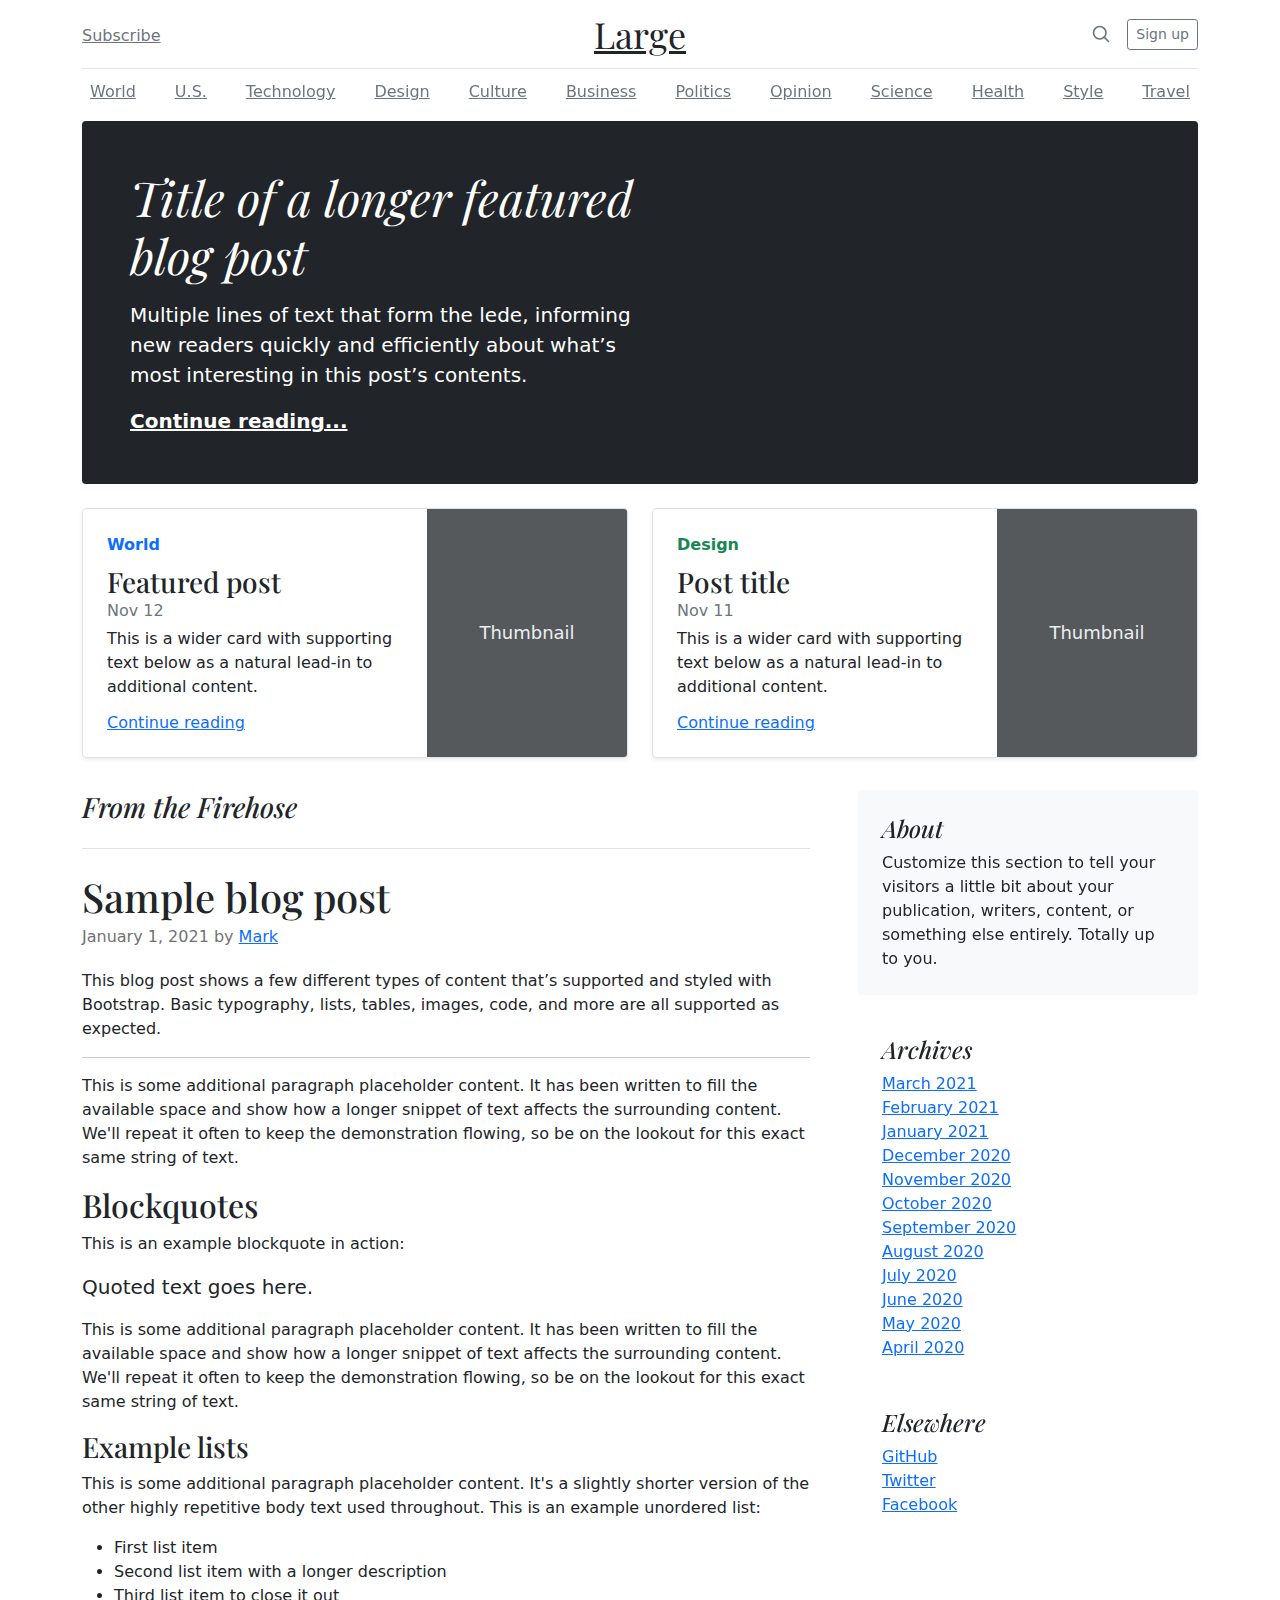
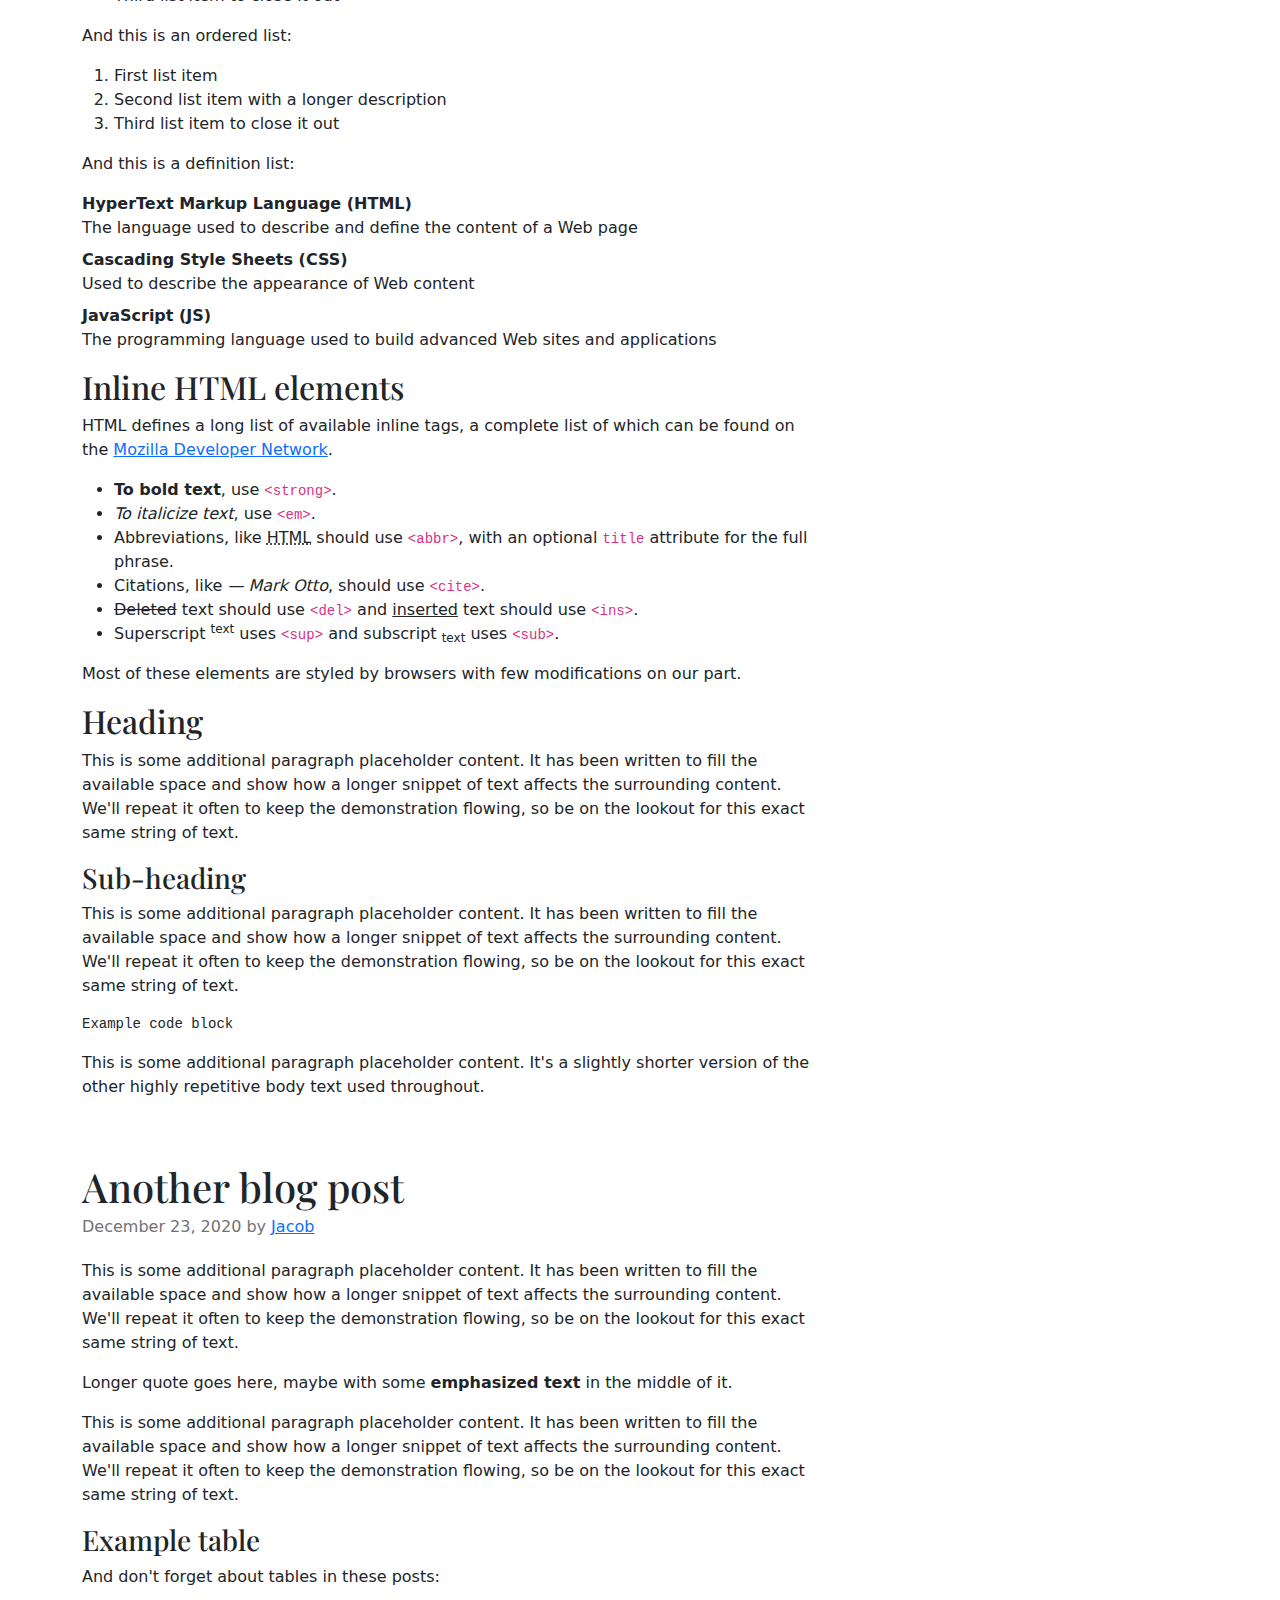
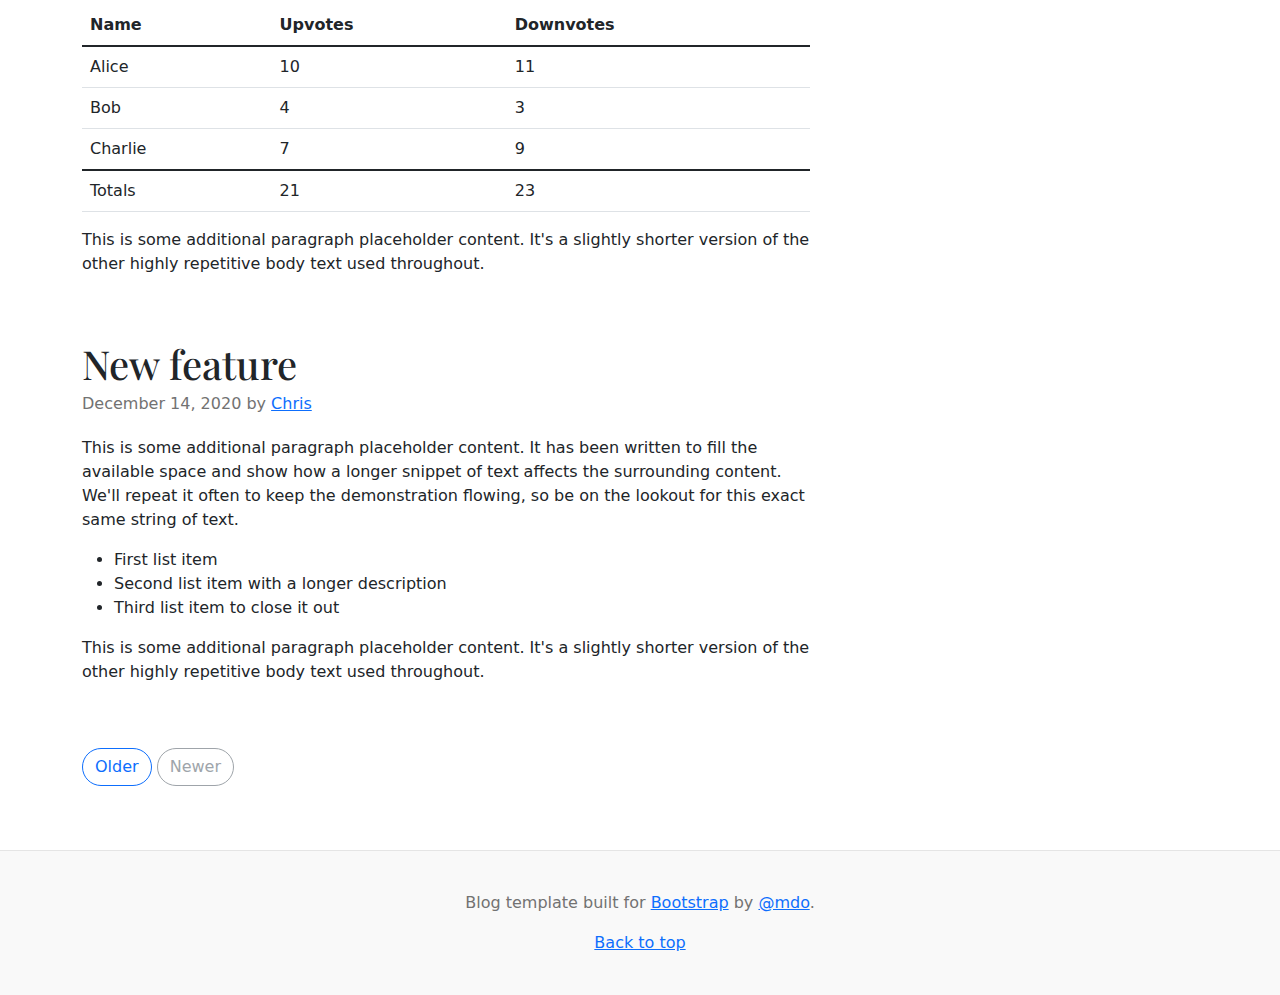
<file: bootstrap-examples/blog/index.html>
<!doctype html>
<html lang="en">
  <head>
    <meta charset="utf-8">
    <meta name="viewport" content="width=device-width, initial-scale=1">
    <meta name="description" content="">
    <meta name="author" content="Mark Otto, Jacob Thornton, and Bootstrap contributors">
    <meta name="generator" content="Hugo 0.88.1">
    <title>Blog Template · Bootstrap v5.1</title>

    <link rel="canonical" href="https://getbootstrap.com/docs/5.1/examples/blog/">

    

    <!-- Bootstrap core CSS -->
<link href="../assets/dist/css/bootstrap.min.css" rel="stylesheet">

    <style>
      .bd-placeholder-img {
        font-size: 1.125rem;
        text-anchor: middle;
        -webkit-user-select: none;
        -moz-user-select: none;
        user-select: none;
      }

      @media (min-width: 768px) {
        .bd-placeholder-img-lg {
          font-size: 3.5rem;
        }
      }
    </style>

    
    <!-- Custom styles for this template -->
    <link href="https://fonts.googleapis.com/css?family=Playfair&#43;Display:700,900&amp;display=swap" rel="stylesheet">
    <!-- Custom styles for this template -->
    <link href="blog.css" rel="stylesheet">
  </head>
  <body>
    
<div class="container">
  <header class="blog-header py-3">
    <div class="row flex-nowrap justify-content-between align-items-center">
      <div class="col-4 pt-1">
        <a class="link-secondary" href="#">Subscribe</a>
      </div>
      <div class="col-4 text-center">
        <a class="blog-header-logo text-dark" href="#">Large</a>
      </div>
      <div class="col-4 d-flex justify-content-end align-items-center">
        <a class="link-secondary" href="#" aria-label="Search">
          <svg xmlns="http://www.w3.org/2000/svg" width="20" height="20" fill="none" stroke="currentColor" stroke-linecap="round" stroke-linejoin="round" stroke-width="2" class="mx-3" role="img" viewBox="0 0 24 24"><title>Search</title><circle cx="10.5" cy="10.5" r="7.5"/><path d="M21 21l-5.2-5.2"/></svg>
        </a>
        <a class="btn btn-sm btn-outline-secondary" href="#">Sign up</a>
      </div>
    </div>
  </header>

  <div class="nav-scroller py-1 mb-2">
    <nav class="nav d-flex justify-content-between">
      <a class="p-2 link-secondary" href="#">World</a>
      <a class="p-2 link-secondary" href="#">U.S.</a>
      <a class="p-2 link-secondary" href="#">Technology</a>
      <a class="p-2 link-secondary" href="#">Design</a>
      <a class="p-2 link-secondary" href="#">Culture</a>
      <a class="p-2 link-secondary" href="#">Business</a>
      <a class="p-2 link-secondary" href="#">Politics</a>
      <a class="p-2 link-secondary" href="#">Opinion</a>
      <a class="p-2 link-secondary" href="#">Science</a>
      <a class="p-2 link-secondary" href="#">Health</a>
      <a class="p-2 link-secondary" href="#">Style</a>
      <a class="p-2 link-secondary" href="#">Travel</a>
    </nav>
  </div>
</div>

<main class="container">
  <div class="p-4 p-md-5 mb-4 text-white rounded bg-dark">
    <div class="col-md-6 px-0">
      <h1 class="display-4 fst-italic">Title of a longer featured blog post</h1>
      <p class="lead my-3">Multiple lines of text that form the lede, informing new readers quickly and efficiently about what’s most interesting in this post’s contents.</p>
      <p class="lead mb-0"><a href="#" class="text-white fw-bold">Continue reading...</a></p>
    </div>
  </div>

  <div class="row mb-2">
    <div class="col-md-6">
      <div class="row g-0 border rounded overflow-hidden flex-md-row mb-4 shadow-sm h-md-250 position-relative">
        <div class="col p-4 d-flex flex-column position-static">
          <strong class="d-inline-block mb-2 text-primary">World</strong>
          <h3 class="mb-0">Featured post</h3>
          <div class="mb-1 text-muted">Nov 12</div>
          <p class="card-text mb-auto">This is a wider card with supporting text below as a natural lead-in to additional content.</p>
          <a href="#" class="stretched-link">Continue reading</a>
        </div>
        <div class="col-auto d-none d-lg-block">
          <svg class="bd-placeholder-img" width="200" height="250" xmlns="http://www.w3.org/2000/svg" role="img" aria-label="Placeholder: Thumbnail" preserveAspectRatio="xMidYMid slice" focusable="false"><title>Placeholder</title><rect width="100%" height="100%" fill="#55595c"/><text x="50%" y="50%" fill="#eceeef" dy=".3em">Thumbnail</text></svg>

        </div>
      </div>
    </div>
    <div class="col-md-6">
      <div class="row g-0 border rounded overflow-hidden flex-md-row mb-4 shadow-sm h-md-250 position-relative">
        <div class="col p-4 d-flex flex-column position-static">
          <strong class="d-inline-block mb-2 text-success">Design</strong>
          <h3 class="mb-0">Post title</h3>
          <div class="mb-1 text-muted">Nov 11</div>
          <p class="mb-auto">This is a wider card with supporting text below as a natural lead-in to additional content.</p>
          <a href="#" class="stretched-link">Continue reading</a>
        </div>
        <div class="col-auto d-none d-lg-block">
          <svg class="bd-placeholder-img" width="200" height="250" xmlns="http://www.w3.org/2000/svg" role="img" aria-label="Placeholder: Thumbnail" preserveAspectRatio="xMidYMid slice" focusable="false"><title>Placeholder</title><rect width="100%" height="100%" fill="#55595c"/><text x="50%" y="50%" fill="#eceeef" dy=".3em">Thumbnail</text></svg>

        </div>
      </div>
    </div>
  </div>

  <div class="row g-5">
    <div class="col-md-8">
      <h3 class="pb-4 mb-4 fst-italic border-bottom">
        From the Firehose
      </h3>

      <article class="blog-post">
        <h2 class="blog-post-title">Sample blog post</h2>
        <p class="blog-post-meta">January 1, 2021 by <a href="#">Mark</a></p>

        <p>This blog post shows a few different types of content that’s supported and styled with Bootstrap. Basic typography, lists, tables, images, code, and more are all supported as expected.</p>
        <hr>
        <p>This is some additional paragraph placeholder content. It has been written to fill the available space and show how a longer snippet of text affects the surrounding content. We'll repeat it often to keep the demonstration flowing, so be on the lookout for this exact same string of text.</p>
        <h2>Blockquotes</h2>
        <p>This is an example blockquote in action:</p>
        <blockquote class="blockquote">
          <p>Quoted text goes here.</p>
        </blockquote>
        <p>This is some additional paragraph placeholder content. It has been written to fill the available space and show how a longer snippet of text affects the surrounding content. We'll repeat it often to keep the demonstration flowing, so be on the lookout for this exact same string of text.</p>
        <h3>Example lists</h3>
        <p>This is some additional paragraph placeholder content. It's a slightly shorter version of the other highly repetitive body text used throughout. This is an example unordered list:</p>
        <ul>
          <li>First list item</li>
          <li>Second list item with a longer description</li>
          <li>Third list item to close it out</li>
        </ul>
        <p>And this is an ordered list:</p>
        <ol>
          <li>First list item</li>
          <li>Second list item with a longer description</li>
          <li>Third list item to close it out</li>
        </ol>
        <p>And this is a definition list:</p>
        <dl>
          <dt>HyperText Markup Language (HTML)</dt>
          <dd>The language used to describe and define the content of a Web page</dd>
          <dt>Cascading Style Sheets (CSS)</dt>
          <dd>Used to describe the appearance of Web content</dd>
          <dt>JavaScript (JS)</dt>
          <dd>The programming language used to build advanced Web sites and applications</dd>
        </dl>
        <h2>Inline HTML elements</h2>
        <p>HTML defines a long list of available inline tags, a complete list of which can be found on the <a href="https://developer.mozilla.org/en-US/docs/Web/HTML/Element">Mozilla Developer Network</a>.</p>
        <ul>
          <li><strong>To bold text</strong>, use <code class="language-plaintext highlighter-rouge">&lt;strong&gt;</code>.</li>
          <li><em>To italicize text</em>, use <code class="language-plaintext highlighter-rouge">&lt;em&gt;</code>.</li>
          <li>Abbreviations, like <abbr title="HyperText Markup Langage">HTML</abbr> should use <code class="language-plaintext highlighter-rouge">&lt;abbr&gt;</code>, with an optional <code class="language-plaintext highlighter-rouge">title</code> attribute for the full phrase.</li>
          <li>Citations, like <cite>— Mark Otto</cite>, should use <code class="language-plaintext highlighter-rouge">&lt;cite&gt;</code>.</li>
          <li><del>Deleted</del> text should use <code class="language-plaintext highlighter-rouge">&lt;del&gt;</code> and <ins>inserted</ins> text should use <code class="language-plaintext highlighter-rouge">&lt;ins&gt;</code>.</li>
          <li>Superscript <sup>text</sup> uses <code class="language-plaintext highlighter-rouge">&lt;sup&gt;</code> and subscript <sub>text</sub> uses <code class="language-plaintext highlighter-rouge">&lt;sub&gt;</code>.</li>
        </ul>
        <p>Most of these elements are styled by browsers with few modifications on our part.</p>
        <h2>Heading</h2>
        <p>This is some additional paragraph placeholder content. It has been written to fill the available space and show how a longer snippet of text affects the surrounding content. We'll repeat it often to keep the demonstration flowing, so be on the lookout for this exact same string of text.</p>
        <h3>Sub-heading</h3>
        <p>This is some additional paragraph placeholder content. It has been written to fill the available space and show how a longer snippet of text affects the surrounding content. We'll repeat it often to keep the demonstration flowing, so be on the lookout for this exact same string of text.</p>
        <pre><code>Example code block</code></pre>
        <p>This is some additional paragraph placeholder content. It's a slightly shorter version of the other highly repetitive body text used throughout.</p>
      </article>

      <article class="blog-post">
        <h2 class="blog-post-title">Another blog post</h2>
        <p class="blog-post-meta">December 23, 2020 by <a href="#">Jacob</a></p>

        <p>This is some additional paragraph placeholder content. It has been written to fill the available space and show how a longer snippet of text affects the surrounding content. We'll repeat it often to keep the demonstration flowing, so be on the lookout for this exact same string of text.</p>
        <blockquote>
          <p>Longer quote goes here, maybe with some <strong>emphasized text</strong> in the middle of it.</p>
        </blockquote>
        <p>This is some additional paragraph placeholder content. It has been written to fill the available space and show how a longer snippet of text affects the surrounding content. We'll repeat it often to keep the demonstration flowing, so be on the lookout for this exact same string of text.</p>
        <h3>Example table</h3>
        <p>And don't forget about tables in these posts:</p>
        <table class="table">
          <thead>
            <tr>
              <th>Name</th>
              <th>Upvotes</th>
              <th>Downvotes</th>
            </tr>
          </thead>
          <tbody>
            <tr>
              <td>Alice</td>
              <td>10</td>
              <td>11</td>
            </tr>
            <tr>
              <td>Bob</td>
              <td>4</td>
              <td>3</td>
            </tr>
            <tr>
              <td>Charlie</td>
              <td>7</td>
              <td>9</td>
            </tr>
          </tbody>
          <tfoot>
            <tr>
              <td>Totals</td>
              <td>21</td>
              <td>23</td>
            </tr>
          </tfoot>
        </table>

        <p>This is some additional paragraph placeholder content. It's a slightly shorter version of the other highly repetitive body text used throughout.</p>
      </article>

      <article class="blog-post">
        <h2 class="blog-post-title">New feature</h2>
        <p class="blog-post-meta">December 14, 2020 by <a href="#">Chris</a></p>

        <p>This is some additional paragraph placeholder content. It has been written to fill the available space and show how a longer snippet of text affects the surrounding content. We'll repeat it often to keep the demonstration flowing, so be on the lookout for this exact same string of text.</p>
        <ul>
          <li>First list item</li>
          <li>Second list item with a longer description</li>
          <li>Third list item to close it out</li>
        </ul>
        <p>This is some additional paragraph placeholder content. It's a slightly shorter version of the other highly repetitive body text used throughout.</p>
      </article>

      <nav class="blog-pagination" aria-label="Pagination">
        <a class="btn btn-outline-primary" href="#">Older</a>
        <a class="btn btn-outline-secondary disabled">Newer</a>
      </nav>

    </div>

    <div class="col-md-4">
      <div class="position-sticky" style="top: 2rem;">
        <div class="p-4 mb-3 bg-light rounded">
          <h4 class="fst-italic">About</h4>
          <p class="mb-0">Customize this section to tell your visitors a little bit about your publication, writers, content, or something else entirely. Totally up to you.</p>
        </div>

        <div class="p-4">
          <h4 class="fst-italic">Archives</h4>
          <ol class="list-unstyled mb-0">
            <li><a href="#">March 2021</a></li>
            <li><a href="#">February 2021</a></li>
            <li><a href="#">January 2021</a></li>
            <li><a href="#">December 2020</a></li>
            <li><a href="#">November 2020</a></li>
            <li><a href="#">October 2020</a></li>
            <li><a href="#">September 2020</a></li>
            <li><a href="#">August 2020</a></li>
            <li><a href="#">July 2020</a></li>
            <li><a href="#">June 2020</a></li>
            <li><a href="#">May 2020</a></li>
            <li><a href="#">April 2020</a></li>
          </ol>
        </div>

        <div class="p-4">
          <h4 class="fst-italic">Elsewhere</h4>
          <ol class="list-unstyled">
            <li><a href="#">GitHub</a></li>
            <li><a href="#">Twitter</a></li>
            <li><a href="#">Facebook</a></li>
          </ol>
        </div>
      </div>
    </div>
  </div>

</main>

<footer class="blog-footer">
  <p>Blog template built for <a href="https://getbootstrap.com/">Bootstrap</a> by <a href="https://twitter.com/mdo">@mdo</a>.</p>
  <p>
    <a href="#">Back to top</a>
  </p>
</footer>


    
  </body>
</html>
</file>
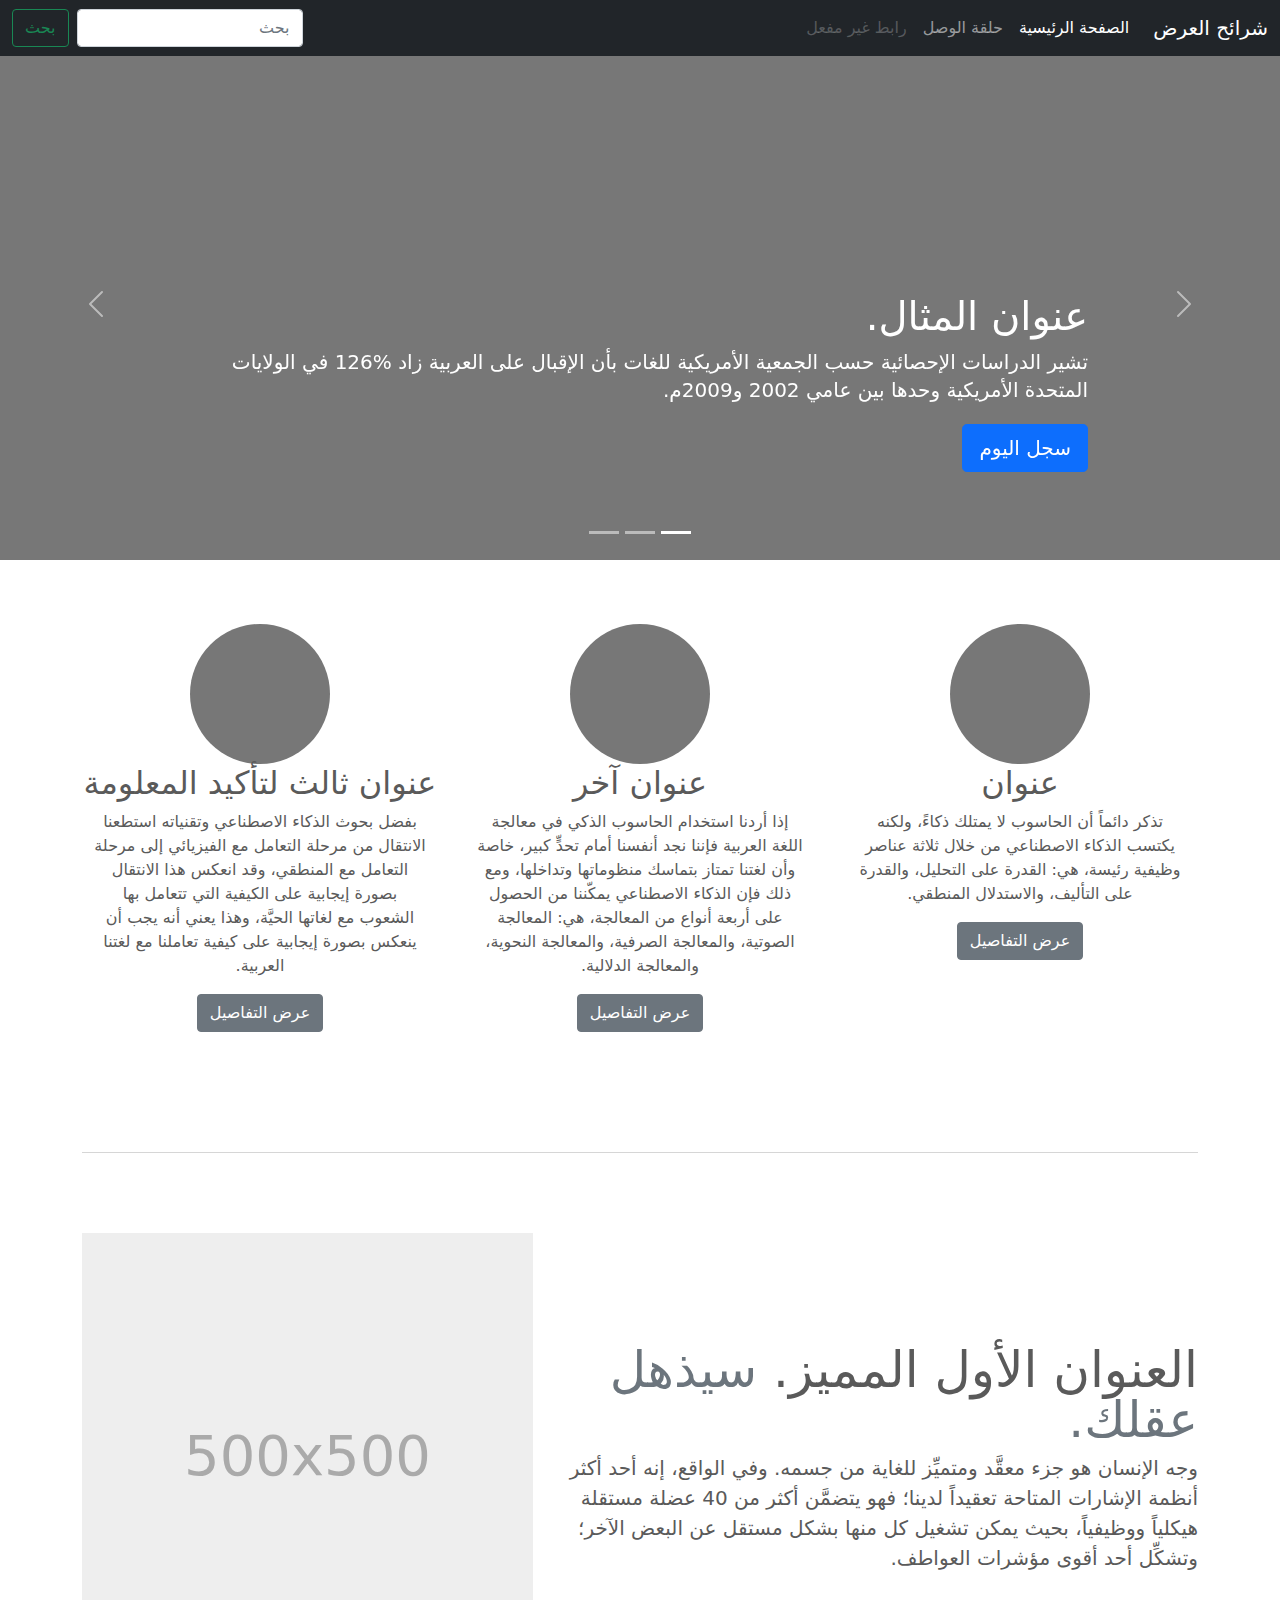
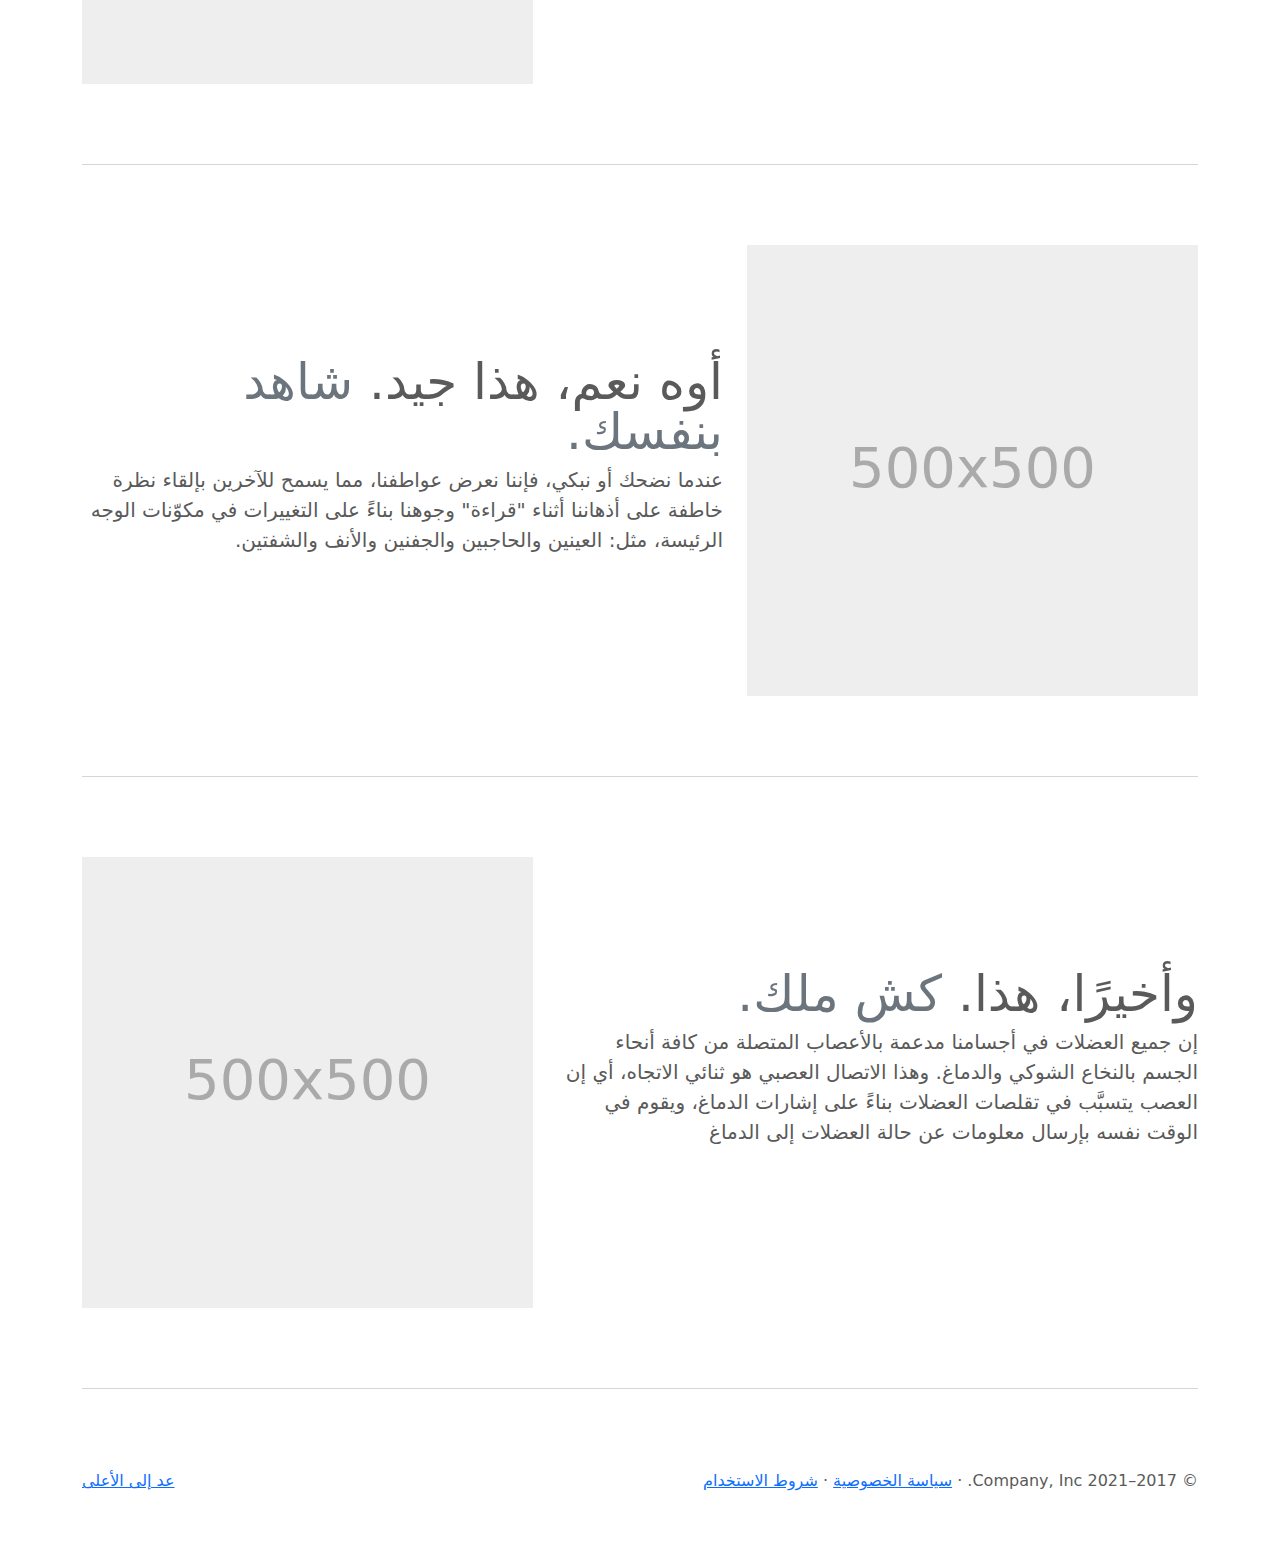
<file: bootstrap-examples/carousel-rtl/index.html>
<!doctype html>
<html lang="ar" dir="rtl">
  <head>
    <meta charset="utf-8">
    <meta name="viewport" content="width=device-width, initial-scale=1">
    <meta name="description" content="">
    <meta name="author" content="Mark Otto, Jacob Thornton, and Bootstrap contributors">
    <meta name="generator" content="Hugo 0.88.1">
    <title>قالب  شرائح العرض · Bootstrap v5.1</title>

    <link rel="canonical" href="https://getbootstrap.com/docs/5.1/examples/carousel-rtl/">

    

    <!-- Bootstrap core CSS -->
<link href="../assets/dist/css/bootstrap.rtl.min.css" rel="stylesheet">

    <style>
      .bd-placeholder-img {
        font-size: 1.125rem;
        text-anchor: middle;
        -webkit-user-select: none;
        -moz-user-select: none;
        user-select: none;
      }

      @media (min-width: 768px) {
        .bd-placeholder-img-lg {
          font-size: 3.5rem;
        }
      }
    </style>

    
    <!-- Custom styles for this template -->
    <link href="../carousel/carousel.rtl.css" rel="stylesheet">
  </head>
  <body>
    
<header>
  <nav class="navbar navbar-expand-md navbar-dark fixed-top bg-dark">
    <div class="container-fluid">
      <a class="navbar-brand" href="#">شرائح العرض</a>
      <button class="navbar-toggler" type="button" data-bs-toggle="collapse" data-bs-target="#navbarCollapse" aria-controls="navbarCollapse" aria-expanded="false" aria-label="تبديل التنقل">
        <span class="navbar-toggler-icon"></span>
      </button>
      <div class="collapse navbar-collapse" id="navbarCollapse">
        <ul class="navbar-nav me-auto mb-2 mb-md-0">
          <li class="nav-item">
            <a class="nav-link active" aria-current="page" href="#">الصفحة الرئيسية</a>
          </li>
          <li class="nav-item">
            <a class="nav-link" href="#">حلقة الوصل</a>
          </li>
          <li class="nav-item">
            <a class="nav-link disabled">رابط غير مفعل</a>
          </li>
        </ul>
        <form class="d-flex">
          <input class="form-control me-2" type="search" placeholder="بحث" aria-label="بحث">
          <button class="btn btn-outline-success" type="submit">بحث</button>
        </form>
      </div>
    </div>
  </nav>
</header>

<main>

  <div id="myCarousel" class="carousel slide" data-bs-ride="carousel">
    <div class="carousel-indicators">
      <button type="button" data-bs-target="#myCarousel" data-bs-slide-to="0" class="active" aria-current="true" aria-label="Slide 1"></button>
      <button type="button" data-bs-target="#myCarousel" data-bs-slide-to="1" aria-label="Slide 2"></button>
      <button type="button" data-bs-target="#myCarousel" data-bs-slide-to="2" aria-label="Slide 3"></button>
    </div>
    <div class="carousel-inner">
      <div class="carousel-item active">
        <svg class="bd-placeholder-img" width="100%" height="100%" xmlns="http://www.w3.org/2000/svg" aria-hidden="true" preserveAspectRatio="xMidYMid slice" focusable="false"><rect width="100%" height="100%" fill="#777"/></svg>

        <div class="container">
          <div class="carousel-caption text-start">
            <h1>عنوان المثال.</h1>
            <p>تشير الدراسات الإحصائية حسب الجمعية الأمريكية للغات بأن الإقبال على العربية زاد %126 في الولايات المتحدة الأمريكية وحدها بين عامي 2002 و2009م.</p>
            <p><a class="btn btn-lg btn-primary" href="#">سجل اليوم</a></p>
          </div>
        </div>
      </div>
      <div class="carousel-item">
        <svg class="bd-placeholder-img" width="100%" height="100%" xmlns="http://www.w3.org/2000/svg" aria-hidden="true" preserveAspectRatio="xMidYMid slice" focusable="false"><rect width="100%" height="100%" fill="#777"/></svg>

        <div class="container">
          <div class="carousel-caption">
            <h1>عنوان مثال آخر.</h1>
            <p>حسب المجلس الثقافي البريطاني فإن تعليم الإنجليزية داخل بريطانيا يسهم في تعزيز اقتصادها بما يتجاوز ملياري جنيه سنوياً، كما أنه وفر أكثر من 26 ألف وظيفة.</p>
            <p><a class="btn btn-lg btn-primary" href="#">أعرف أكثر</a></p>
          </div>
        </div>
      </div>
      <div class="carousel-item">
        <svg class="bd-placeholder-img" width="100%" height="100%" xmlns="http://www.w3.org/2000/svg" aria-hidden="true" preserveAspectRatio="xMidYMid slice" focusable="false"><rect width="100%" height="100%" fill="#777"/></svg>

        <div class="container">
          <div class="carousel-caption text-end">
            <h1>واحد أكثر لقياس جيد.</h1>
            <p>الإحصاءات لحجم الاستثمار اللغوي خارج بريطانيا تتفاوت من سنة لأخرى إلا أن المدير التنفيذي للمجلس الثقافي البريطاني إدي بايرز يرى أن استثمار تعليم الإنجليزية في الخارج لا يحسب على المستوى المالي فحسب بل على المستوى السياسي أيضاً.</p>
            <p><a class="btn btn-lg btn-primary" href="#">تصفح المعرض</a></p>
          </div>
        </div>
      </div>
    </div>
    <button class="carousel-control-prev" type="button" data-bs-target="#myCarousel" data-bs-slide="prev">
      <span class="carousel-control-prev-icon" aria-hidden="true"></span>
      <span class="visually-hidden">السابق</span>
    </button>
    <button class="carousel-control-next" type="button" data-bs-target="#myCarousel" data-bs-slide="next">
      <span class="carousel-control-next-icon" aria-hidden="true"></span>
      <span class="visually-hidden">التالي</span>
    </button>
  </div>


  <!-- Marketing messaging and featurettes
  ================================================== -->
  <!-- Wrap the rest of the page in another container to center all the content. -->

  <div class="container marketing">

    <!-- Three columns of text below the carousel -->
    <div class="row">
      <div class="col-lg-4">
        <svg class="bd-placeholder-img rounded-circle" width="140" height="140" xmlns="http://www.w3.org/2000/svg" role="img" aria-label="Placeholder: 140x140" preserveAspectRatio="xMidYMid slice" focusable="false"><title>Placeholder</title><rect width="100%" height="100%" fill="#777"/><text x="50%" y="50%" fill="#777" dy=".3em">140x140</text></svg>

        <h2>عنوان</h2>
        <p>تذكر دائماً أن الحاسوب لا يمتلك ذكاءً، ولكنه يكتسب الذكاء الاصطناعي من خلال ثلاثة عناصر وظيفية رئيسة، هي: القدرة على التحليل، والقدرة على التأليف، والاستدلال المنطقي.</p>
        <p><a class="btn btn-secondary" href="#">عرض التفاصيل</a></p>
      </div><!-- /.col-lg-4 -->
      <div class="col-lg-4">
        <svg class="bd-placeholder-img rounded-circle" width="140" height="140" xmlns="http://www.w3.org/2000/svg" role="img" aria-label="Placeholder: 140x140" preserveAspectRatio="xMidYMid slice" focusable="false"><title>Placeholder</title><rect width="100%" height="100%" fill="#777"/><text x="50%" y="50%" fill="#777" dy=".3em">140x140</text></svg>

        <h2>عنوان آخر</h2>
        <p>إذا أردنا استخدام الحاسوب الذكي في معالجة اللغة العربية فإننا نجد أنفسنا أمام تحدٍّ كبير، خاصة وأن لغتنا تمتاز بتماسك منظوماتها وتداخلها، ومع ذلك فإن الذكاء الاصطناعي يمكّننا من الحصول على أربعة أنواع من المعالجة، هي: المعالجة الصوتية، والمعالجة الصرفية، والمعالجة النحوية، والمعالجة الدلالية.</p>
        <p><a class="btn btn-secondary" href="#">عرض التفاصيل</a></p>
      </div><!-- /.col-lg-4 -->
      <div class="col-lg-4">
        <svg class="bd-placeholder-img rounded-circle" width="140" height="140" xmlns="http://www.w3.org/2000/svg" role="img" aria-label="Placeholder: 140x140" preserveAspectRatio="xMidYMid slice" focusable="false"><title>Placeholder</title><rect width="100%" height="100%" fill="#777"/><text x="50%" y="50%" fill="#777" dy=".3em">140x140</text></svg>

        <h2>عنوان ثالث لتأكيد المعلومة</h2>
        <p>بفضل بحوث الذكاء الاصطناعي وتقنياته استطعنا الانتقال من مرحلة التعامل مع الفيزيائي إلى مرحلة التعامل مع المنطقي، وقد انعكس هذا الانتقال بصورة إيجابية على الكيفية التي تتعامل بها الشعوب مع لغاتها الحيَّة، وهذا يعني أنه يجب أن ينعكس بصورة إيجابية على كيفية تعاملنا مع لغتنا العربية.</p>
        <p><a class="btn btn-secondary" href="#">عرض التفاصيل</a></p>
      </div><!-- /.col-lg-4 -->
    </div><!-- /.row -->


    <!-- START THE FEATURETTES -->

    <hr class="featurette-divider">

    <div class="row featurette">
      <div class="col-md-7">
        <h2 class="featurette-heading">العنوان الأول المميز. <span class="text-muted"> سيذهل عقلك. </span></h2>
        <p class="lead">وجه الإنسان هو جزء معقَّد ومتميِّز للغاية من جسمه. وفي الواقع، إنه أحد أكثر أنظمة الإشارات المتاحة تعقيداً لدينا؛ فهو يتضمَّن أكثر من 40 عضلة مستقلة هيكلياً ووظيفياً، بحيث يمكن تشغيل كل منها بشكل مستقل عن البعض الآخر؛ وتشكِّل أحد أقوى مؤشرات العواطف.</p>
      </div>
      <div class="col-md-5">
        <svg class="bd-placeholder-img bd-placeholder-img-lg featurette-image img-fluid mx-auto" width="500" height="500" xmlns="http://www.w3.org/2000/svg" role="img" aria-label="Placeholder: 500x500" preserveAspectRatio="xMidYMid slice" focusable="false"><title>Placeholder</title><rect width="100%" height="100%" fill="#eee"/><text x="50%" y="50%" fill="#aaa" dy=".3em">500x500</text></svg>

      </div>
    </div>

    <hr class="featurette-divider">

    <div class="row featurette">
      <div class="col-md-7 order-md-2">
        <h2 class="featurette-heading">أوه نعم، هذا جيد. <span class="text-muted"> شاهد بنفسك. </span></h2>
        <p class="lead">عندما نضحك أو نبكي، فإننا نعرض عواطفنا، مما يسمح للآخرين بإلقاء نظرة خاطفة على أذهاننا أثناء "قراءة" وجوهنا بناءً على التغييرات في مكوّنات الوجه الرئيسة، مثل: العينين والحاجبين والجفنين والأنف والشفتين.</p>
      </div>
      <div class="col-md-5 order-md-1">
        <svg class="bd-placeholder-img bd-placeholder-img-lg featurette-image img-fluid mx-auto" width="500" height="500" xmlns="http://www.w3.org/2000/svg" role="img" aria-label="Placeholder: 500x500" preserveAspectRatio="xMidYMid slice" focusable="false"><title>Placeholder</title><rect width="100%" height="100%" fill="#eee"/><text x="50%" y="50%" fill="#aaa" dy=".3em">500x500</text></svg>

      </div>
    </div>

    <hr class="featurette-divider">

    <div class="row featurette">
      <div class="col-md-7">
        <h2 class="featurette-heading">وأخيرًا، هذا. <span class="text-muted"> كش ملك. </span></h2>
        <p class="lead">إن جميع العضلات في أجسامنا مدعمة بالأعصاب المتصلة من كافة أنحاء الجسم بالنخاع الشوكي والدماغ. وهذا الاتصال العصبي هو ثنائي الاتجاه، أي إن العصب يتسبَّب في تقلصات العضلات بناءً على إشارات الدماغ، ويقوم في الوقت نفسه بإرسال معلومات عن حالة العضلات إلى الدماغ</p>
      </div>
      <div class="col-md-5">
        <svg class="bd-placeholder-img bd-placeholder-img-lg featurette-image img-fluid mx-auto" width="500" height="500" xmlns="http://www.w3.org/2000/svg" role="img" aria-label="Placeholder: 500x500" preserveAspectRatio="xMidYMid slice" focusable="false"><title>Placeholder</title><rect width="100%" height="100%" fill="#eee"/><text x="50%" y="50%" fill="#aaa" dy=".3em">500x500</text></svg>

      </div>
    </div>

    <hr class="featurette-divider">

    <!-- /END THE FEATURETTES -->

  </div><!-- /.container -->


  <!-- FOOTER -->
  <footer class="container">
    <p class="float-end"><a href="#">عد إلى الأعلى</a></p>
    <p>&copy; 2017–2021 Company, Inc. &middot; <a href="#">سياسة الخصوصية</a> &middot; <a href="#">شروط الاستخدام</a></p>
  </footer>
</main>


    <script src="../assets/dist/js/bootstrap.bundle.min.js"></script>

      
  </body>
</html>
</file>
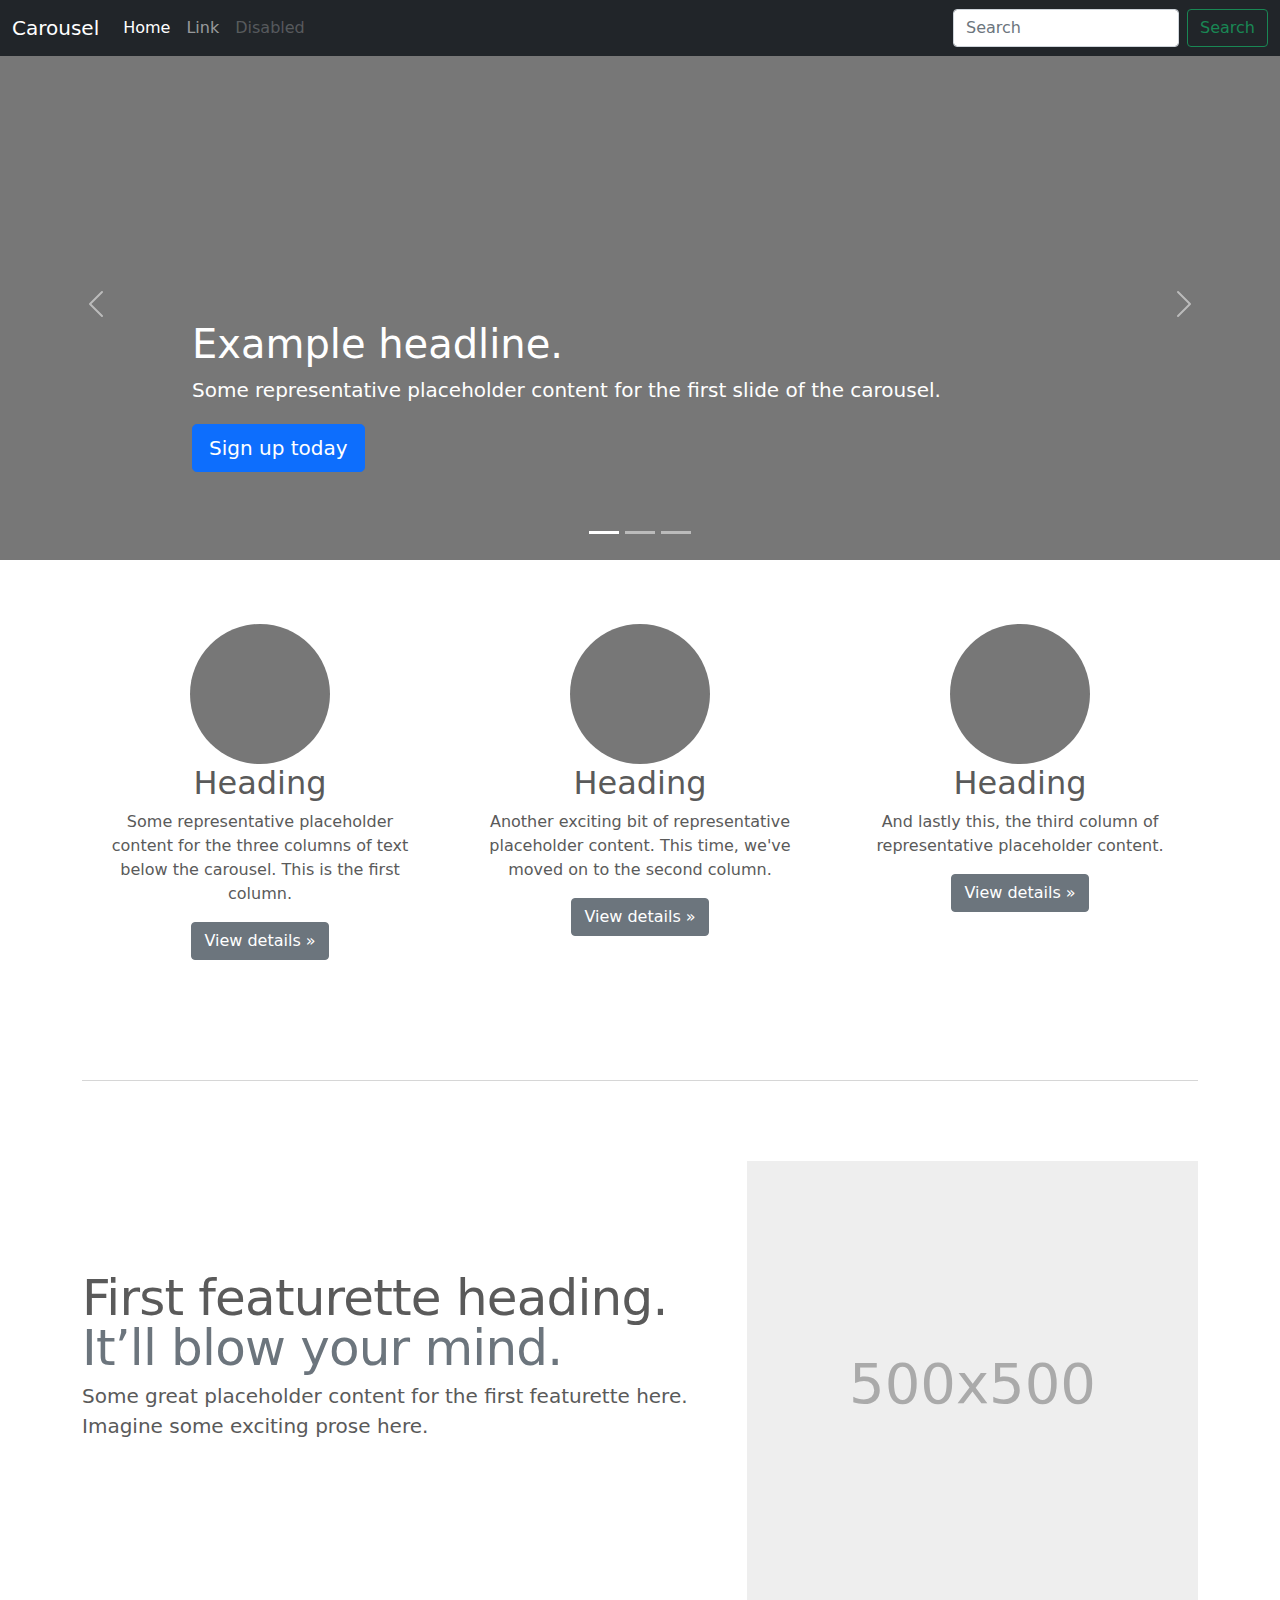
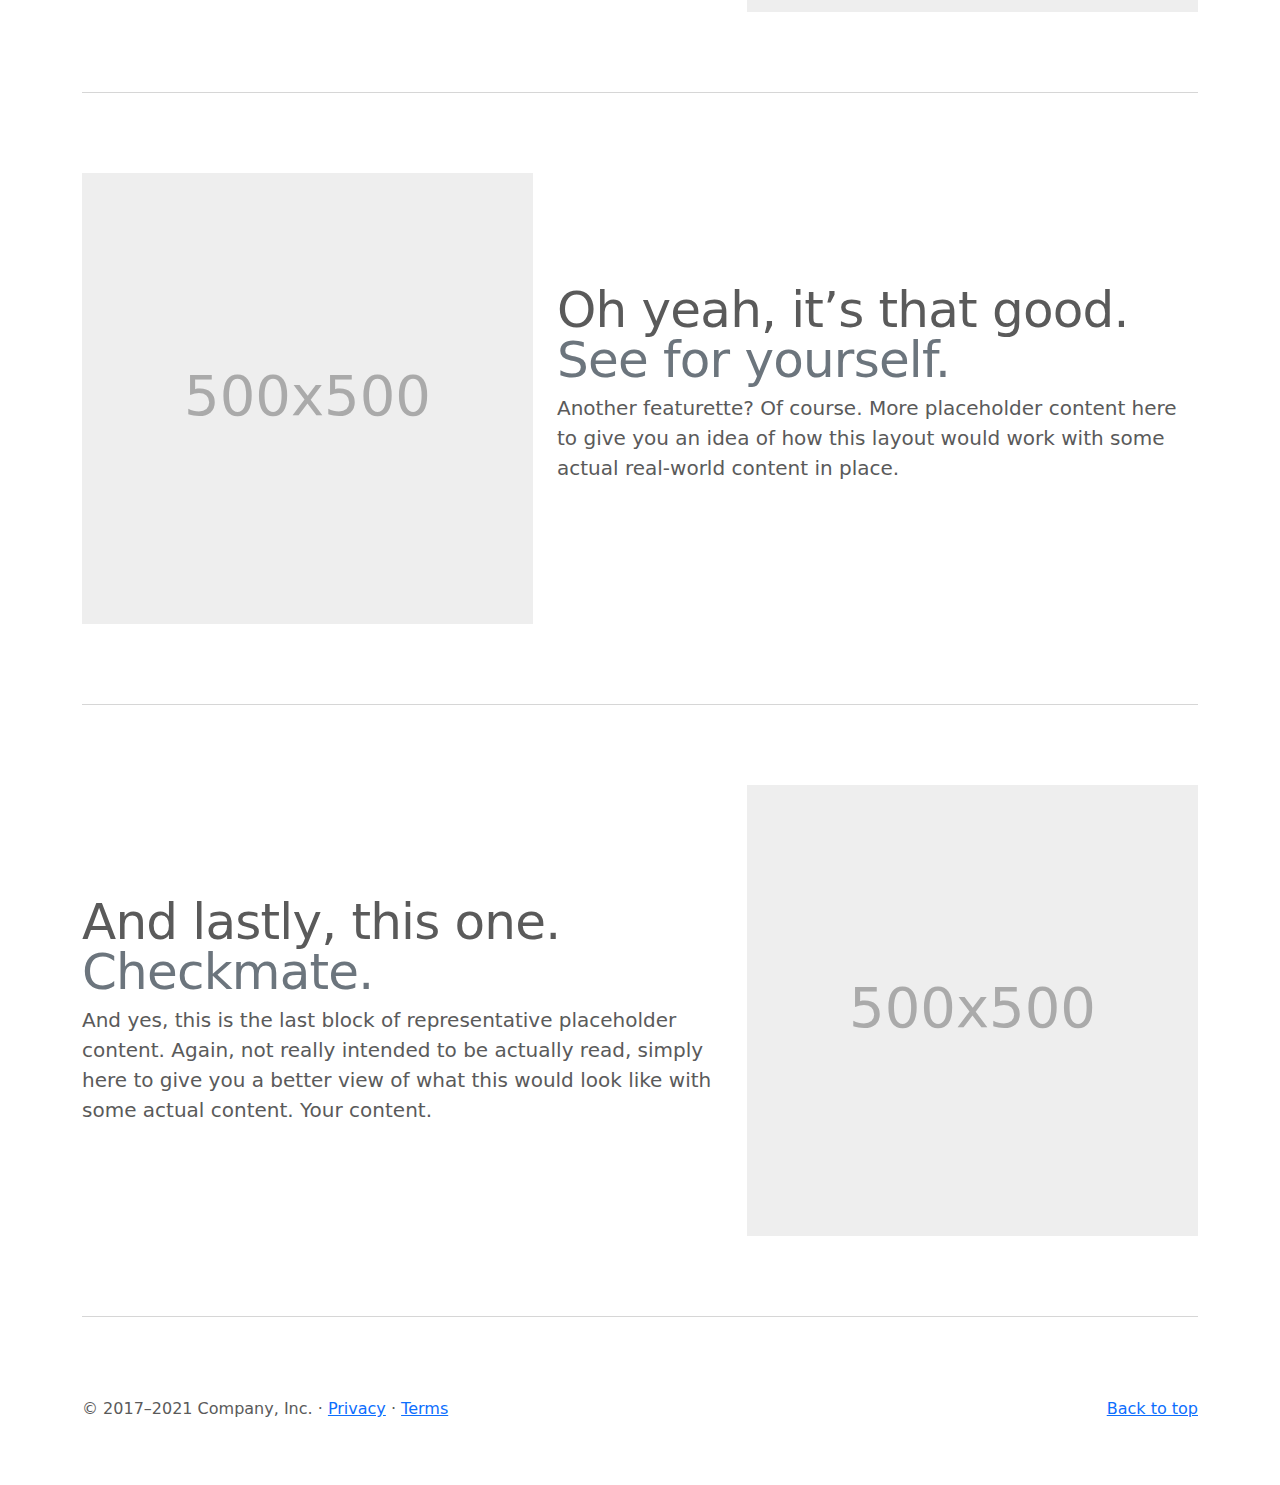
<file: bootstrap-examples/carousel/index.html>
<!doctype html>
<html lang="en">
  <head>
    <meta charset="utf-8">
    <meta name="viewport" content="width=device-width, initial-scale=1">
    <meta name="description" content="">
    <meta name="author" content="Mark Otto, Jacob Thornton, and Bootstrap contributors">
    <meta name="generator" content="Hugo 0.88.1">
    <title>Carousel Template · Bootstrap v5.1</title>

    <link rel="canonical" href="https://getbootstrap.com/docs/5.1/examples/carousel/">

    

    <!-- Bootstrap core CSS -->
<link href="../assets/dist/css/bootstrap.min.css" rel="stylesheet">

    <style>
      .bd-placeholder-img {
        font-size: 1.125rem;
        text-anchor: middle;
        -webkit-user-select: none;
        -moz-user-select: none;
        user-select: none;
      }

      @media (min-width: 768px) {
        .bd-placeholder-img-lg {
          font-size: 3.5rem;
        }
      }
    </style>

    
    <!-- Custom styles for this template -->
    <link href="carousel.css" rel="stylesheet">
  </head>
  <body>
    
<header>
  <nav class="navbar navbar-expand-md navbar-dark fixed-top bg-dark">
    <div class="container-fluid">
      <a class="navbar-brand" href="#">Carousel</a>
      <button class="navbar-toggler" type="button" data-bs-toggle="collapse" data-bs-target="#navbarCollapse" aria-controls="navbarCollapse" aria-expanded="false" aria-label="Toggle navigation">
        <span class="navbar-toggler-icon"></span>
      </button>
      <div class="collapse navbar-collapse" id="navbarCollapse">
        <ul class="navbar-nav me-auto mb-2 mb-md-0">
          <li class="nav-item">
            <a class="nav-link active" aria-current="page" href="#">Home</a>
          </li>
          <li class="nav-item">
            <a class="nav-link" href="#">Link</a>
          </li>
          <li class="nav-item">
            <a class="nav-link disabled">Disabled</a>
          </li>
        </ul>
        <form class="d-flex">
          <input class="form-control me-2" type="search" placeholder="Search" aria-label="Search">
          <button class="btn btn-outline-success" type="submit">Search</button>
        </form>
      </div>
    </div>
  </nav>
</header>

<main>

  <div id="myCarousel" class="carousel slide" data-bs-ride="carousel">
    <div class="carousel-indicators">
      <button type="button" data-bs-target="#myCarousel" data-bs-slide-to="0" class="active" aria-current="true" aria-label="Slide 1"></button>
      <button type="button" data-bs-target="#myCarousel" data-bs-slide-to="1" aria-label="Slide 2"></button>
      <button type="button" data-bs-target="#myCarousel" data-bs-slide-to="2" aria-label="Slide 3"></button>
    </div>
    <div class="carousel-inner">
      <div class="carousel-item active">
        <svg class="bd-placeholder-img" width="100%" height="100%" xmlns="http://www.w3.org/2000/svg" aria-hidden="true" preserveAspectRatio="xMidYMid slice" focusable="false"><rect width="100%" height="100%" fill="#777"/></svg>

        <div class="container">
          <div class="carousel-caption text-start">
            <h1>Example headline.</h1>
            <p>Some representative placeholder content for the first slide of the carousel.</p>
            <p><a class="btn btn-lg btn-primary" href="#">Sign up today</a></p>
          </div>
        </div>
      </div>
      <div class="carousel-item">
        <svg class="bd-placeholder-img" width="100%" height="100%" xmlns="http://www.w3.org/2000/svg" aria-hidden="true" preserveAspectRatio="xMidYMid slice" focusable="false"><rect width="100%" height="100%" fill="#777"/></svg>

        <div class="container">
          <div class="carousel-caption">
            <h1>Another example headline.</h1>
            <p>Some representative placeholder content for the second slide of the carousel.</p>
            <p><a class="btn btn-lg btn-primary" href="#">Learn more</a></p>
          </div>
        </div>
      </div>
      <div class="carousel-item">
        <svg class="bd-placeholder-img" width="100%" height="100%" xmlns="http://www.w3.org/2000/svg" aria-hidden="true" preserveAspectRatio="xMidYMid slice" focusable="false"><rect width="100%" height="100%" fill="#777"/></svg>

        <div class="container">
          <div class="carousel-caption text-end">
            <h1>One more for good measure.</h1>
            <p>Some representative placeholder content for the third slide of this carousel.</p>
            <p><a class="btn btn-lg btn-primary" href="#">Browse gallery</a></p>
          </div>
        </div>
      </div>
    </div>
    <button class="carousel-control-prev" type="button" data-bs-target="#myCarousel" data-bs-slide="prev">
      <span class="carousel-control-prev-icon" aria-hidden="true"></span>
      <span class="visually-hidden">Previous</span>
    </button>
    <button class="carousel-control-next" type="button" data-bs-target="#myCarousel" data-bs-slide="next">
      <span class="carousel-control-next-icon" aria-hidden="true"></span>
      <span class="visually-hidden">Next</span>
    </button>
  </div>


  <!-- Marketing messaging and featurettes
  ================================================== -->
  <!-- Wrap the rest of the page in another container to center all the content. -->

  <div class="container marketing">

    <!-- Three columns of text below the carousel -->
    <div class="row">
      <div class="col-lg-4">
        <svg class="bd-placeholder-img rounded-circle" width="140" height="140" xmlns="http://www.w3.org/2000/svg" role="img" aria-label="Placeholder: 140x140" preserveAspectRatio="xMidYMid slice" focusable="false"><title>Placeholder</title><rect width="100%" height="100%" fill="#777"/><text x="50%" y="50%" fill="#777" dy=".3em">140x140</text></svg>

        <h2>Heading</h2>
        <p>Some representative placeholder content for the three columns of text below the carousel. This is the first column.</p>
        <p><a class="btn btn-secondary" href="#">View details &raquo;</a></p>
      </div><!-- /.col-lg-4 -->
      <div class="col-lg-4">
        <svg class="bd-placeholder-img rounded-circle" width="140" height="140" xmlns="http://www.w3.org/2000/svg" role="img" aria-label="Placeholder: 140x140" preserveAspectRatio="xMidYMid slice" focusable="false"><title>Placeholder</title><rect width="100%" height="100%" fill="#777"/><text x="50%" y="50%" fill="#777" dy=".3em">140x140</text></svg>

        <h2>Heading</h2>
        <p>Another exciting bit of representative placeholder content. This time, we've moved on to the second column.</p>
        <p><a class="btn btn-secondary" href="#">View details &raquo;</a></p>
      </div><!-- /.col-lg-4 -->
      <div class="col-lg-4">
        <svg class="bd-placeholder-img rounded-circle" width="140" height="140" xmlns="http://www.w3.org/2000/svg" role="img" aria-label="Placeholder: 140x140" preserveAspectRatio="xMidYMid slice" focusable="false"><title>Placeholder</title><rect width="100%" height="100%" fill="#777"/><text x="50%" y="50%" fill="#777" dy=".3em">140x140</text></svg>

        <h2>Heading</h2>
        <p>And lastly this, the third column of representative placeholder content.</p>
        <p><a class="btn btn-secondary" href="#">View details &raquo;</a></p>
      </div><!-- /.col-lg-4 -->
    </div><!-- /.row -->


    <!-- START THE FEATURETTES -->

    <hr class="featurette-divider">

    <div class="row featurette">
      <div class="col-md-7">
        <h2 class="featurette-heading">First featurette heading. <span class="text-muted">It’ll blow your mind.</span></h2>
        <p class="lead">Some great placeholder content for the first featurette here. Imagine some exciting prose here.</p>
      </div>
      <div class="col-md-5">
        <svg class="bd-placeholder-img bd-placeholder-img-lg featurette-image img-fluid mx-auto" width="500" height="500" xmlns="http://www.w3.org/2000/svg" role="img" aria-label="Placeholder: 500x500" preserveAspectRatio="xMidYMid slice" focusable="false"><title>Placeholder</title><rect width="100%" height="100%" fill="#eee"/><text x="50%" y="50%" fill="#aaa" dy=".3em">500x500</text></svg>

      </div>
    </div>

    <hr class="featurette-divider">

    <div class="row featurette">
      <div class="col-md-7 order-md-2">
        <h2 class="featurette-heading">Oh yeah, it’s that good. <span class="text-muted">See for yourself.</span></h2>
        <p class="lead">Another featurette? Of course. More placeholder content here to give you an idea of how this layout would work with some actual real-world content in place.</p>
      </div>
      <div class="col-md-5 order-md-1">
        <svg class="bd-placeholder-img bd-placeholder-img-lg featurette-image img-fluid mx-auto" width="500" height="500" xmlns="http://www.w3.org/2000/svg" role="img" aria-label="Placeholder: 500x500" preserveAspectRatio="xMidYMid slice" focusable="false"><title>Placeholder</title><rect width="100%" height="100%" fill="#eee"/><text x="50%" y="50%" fill="#aaa" dy=".3em">500x500</text></svg>

      </div>
    </div>

    <hr class="featurette-divider">

    <div class="row featurette">
      <div class="col-md-7">
        <h2 class="featurette-heading">And lastly, this one. <span class="text-muted">Checkmate.</span></h2>
        <p class="lead">And yes, this is the last block of representative placeholder content. Again, not really intended to be actually read, simply here to give you a better view of what this would look like with some actual content. Your content.</p>
      </div>
      <div class="col-md-5">
        <svg class="bd-placeholder-img bd-placeholder-img-lg featurette-image img-fluid mx-auto" width="500" height="500" xmlns="http://www.w3.org/2000/svg" role="img" aria-label="Placeholder: 500x500" preserveAspectRatio="xMidYMid slice" focusable="false"><title>Placeholder</title><rect width="100%" height="100%" fill="#eee"/><text x="50%" y="50%" fill="#aaa" dy=".3em">500x500</text></svg>

      </div>
    </div>

    <hr class="featurette-divider">

    <!-- /END THE FEATURETTES -->

  </div><!-- /.container -->


  <!-- FOOTER -->
  <footer class="container">
    <p class="float-end"><a href="#">Back to top</a></p>
    <p>&copy; 2017–2021 Company, Inc. &middot; <a href="#">Privacy</a> &middot; <a href="#">Terms</a></p>
  </footer>
</main>


    <script src="../assets/dist/js/bootstrap.bundle.min.js"></script>

      
  </body>
</html>
</file>
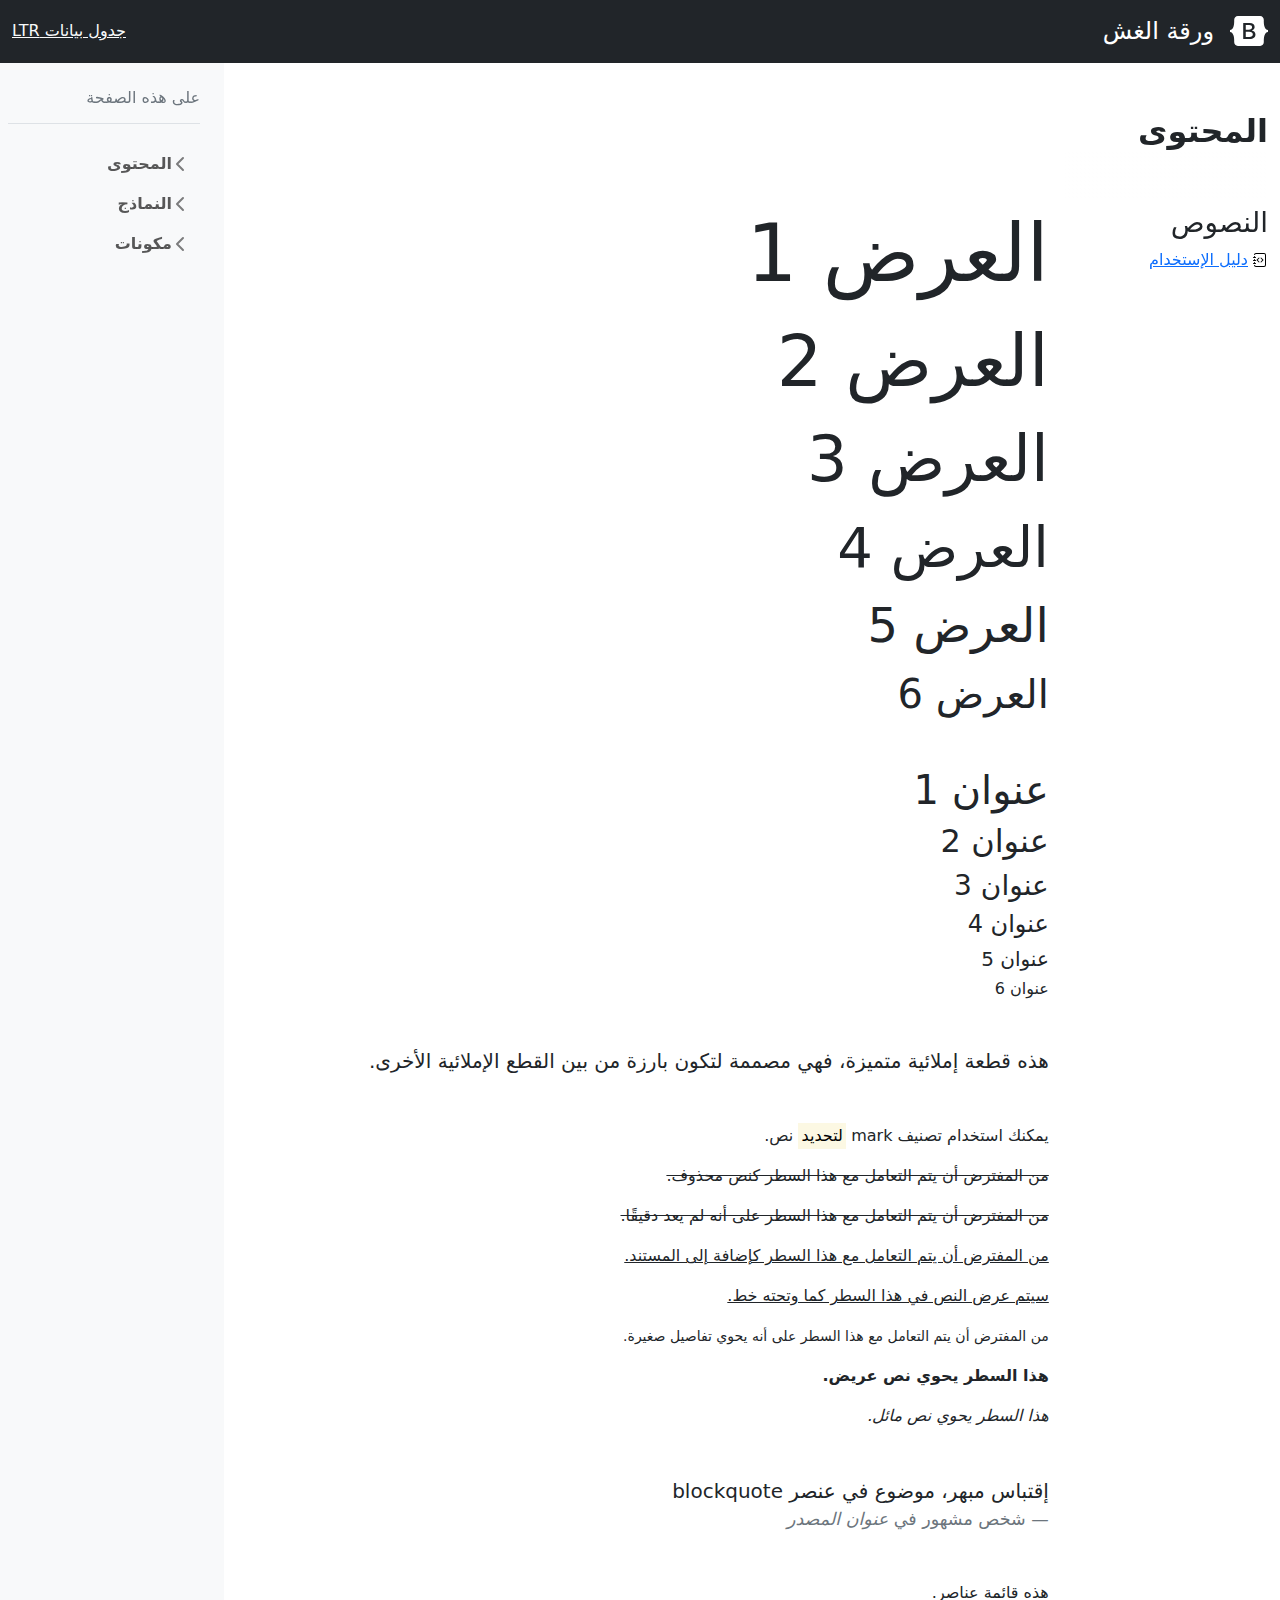
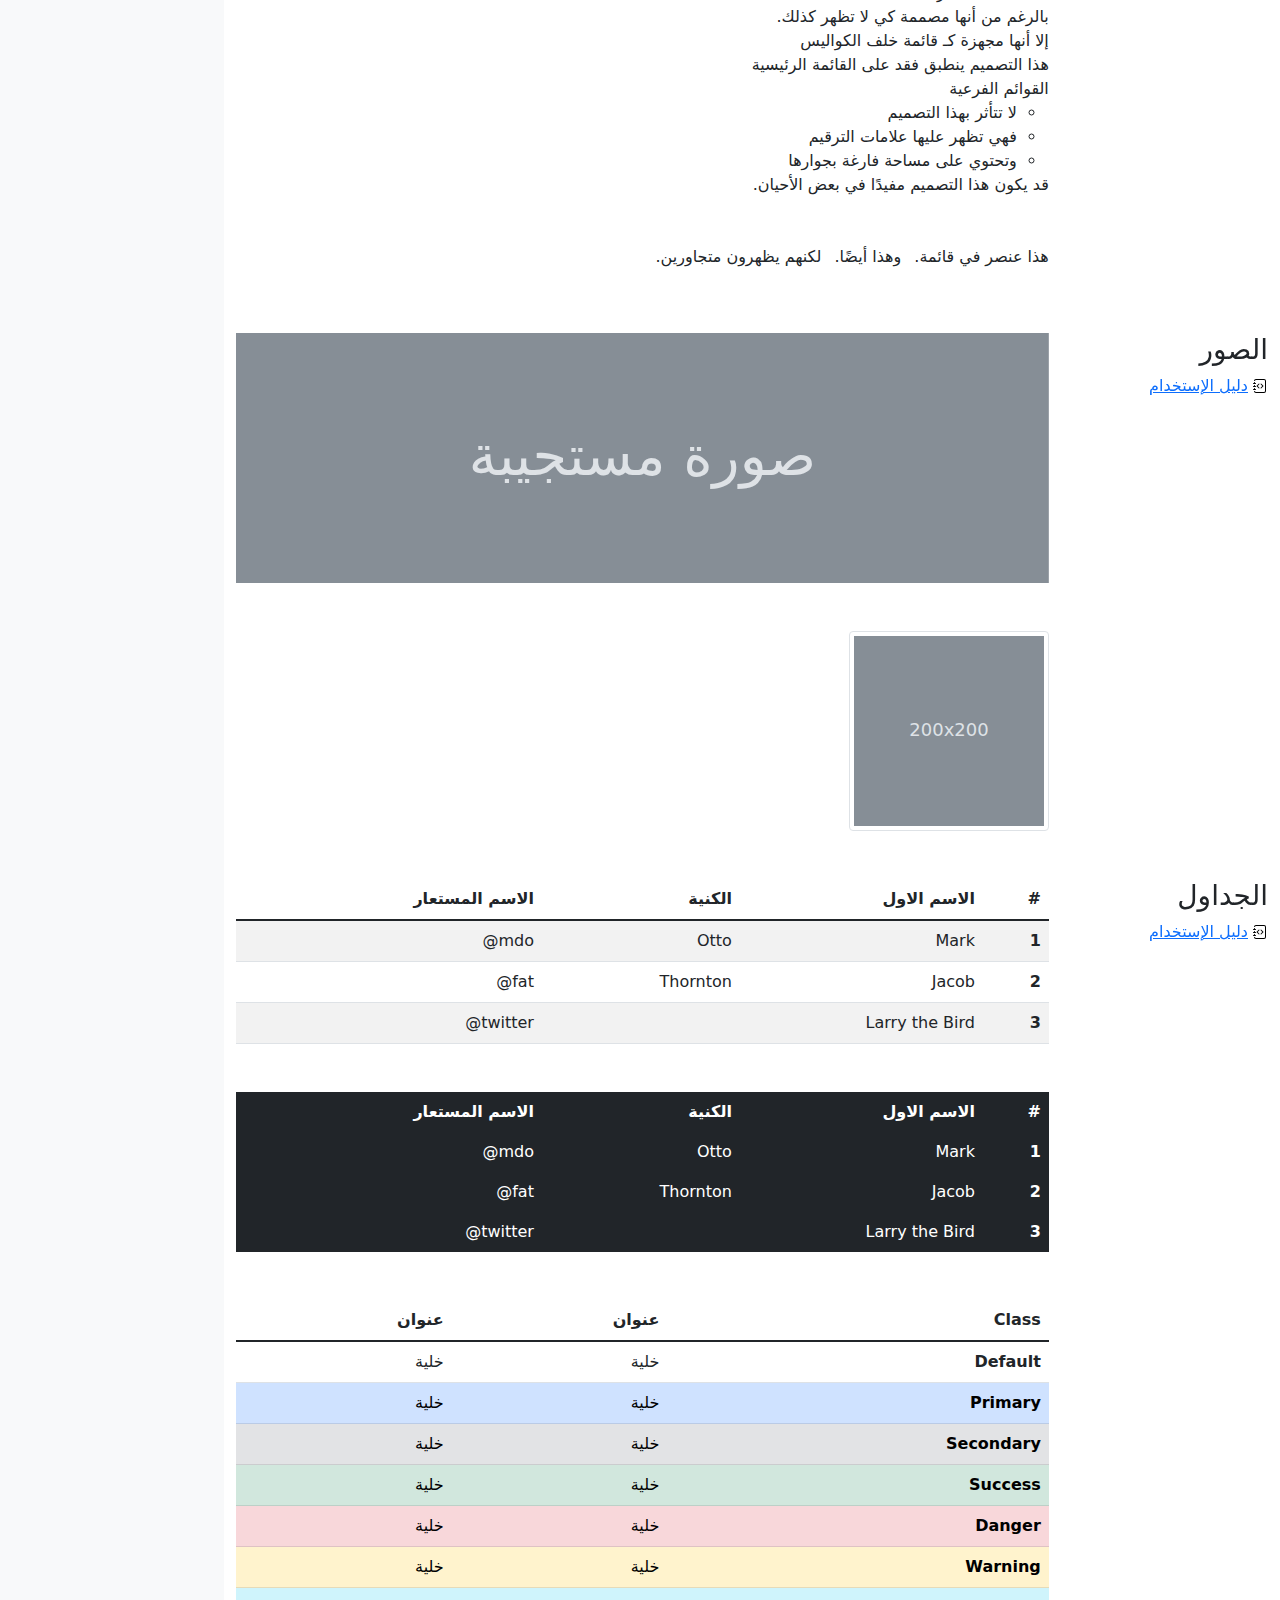
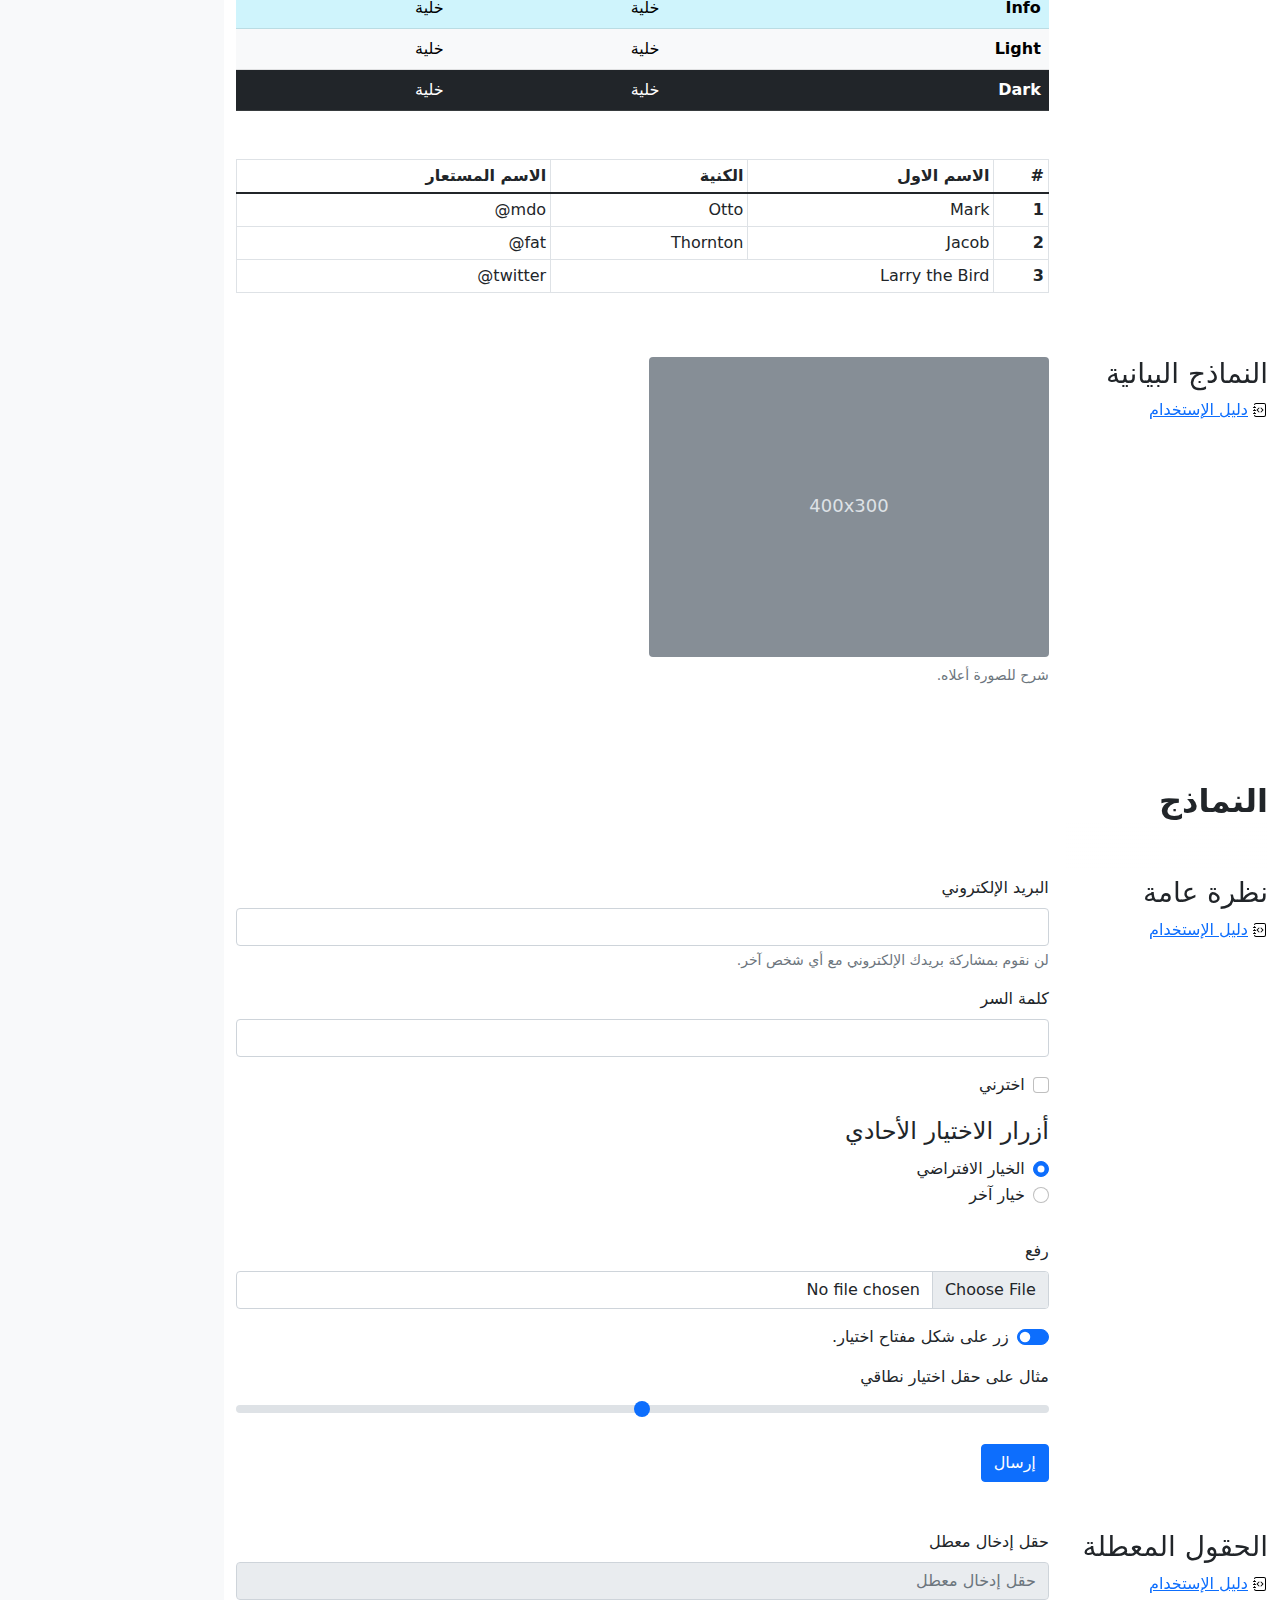
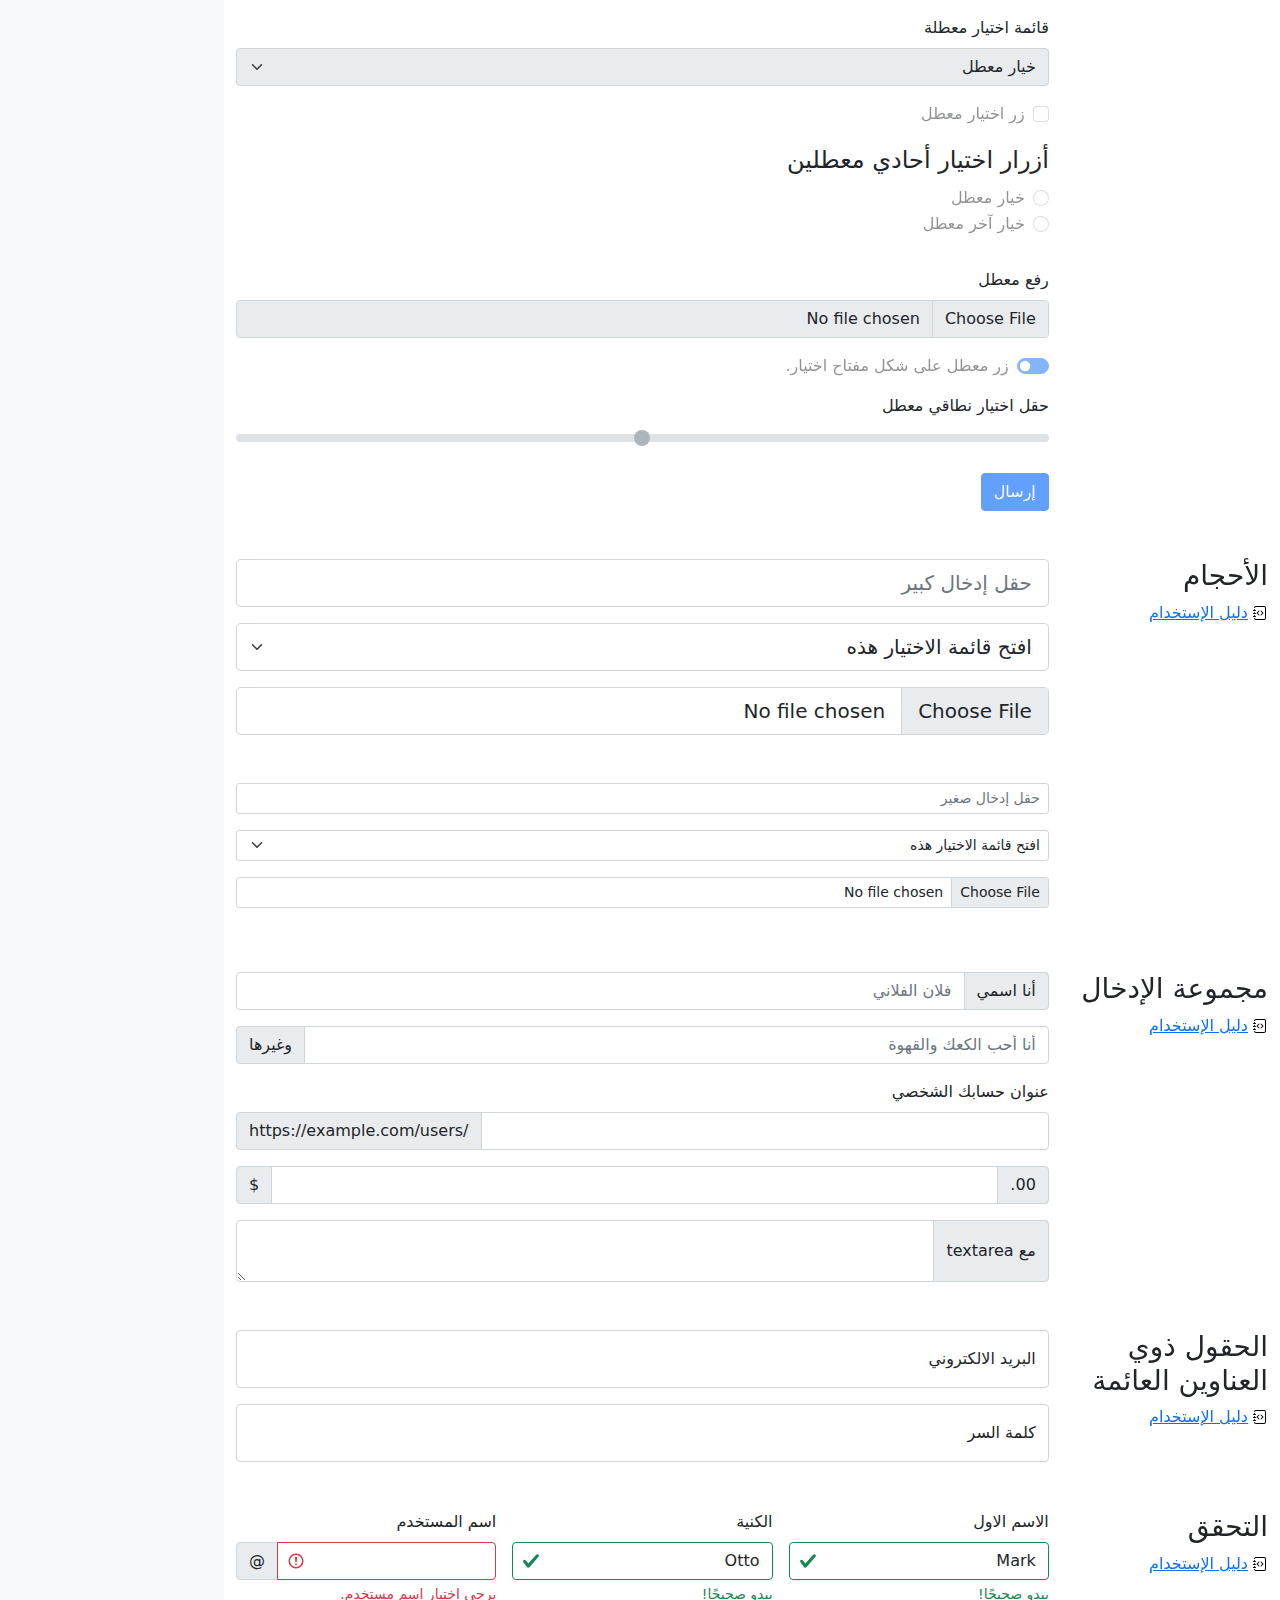
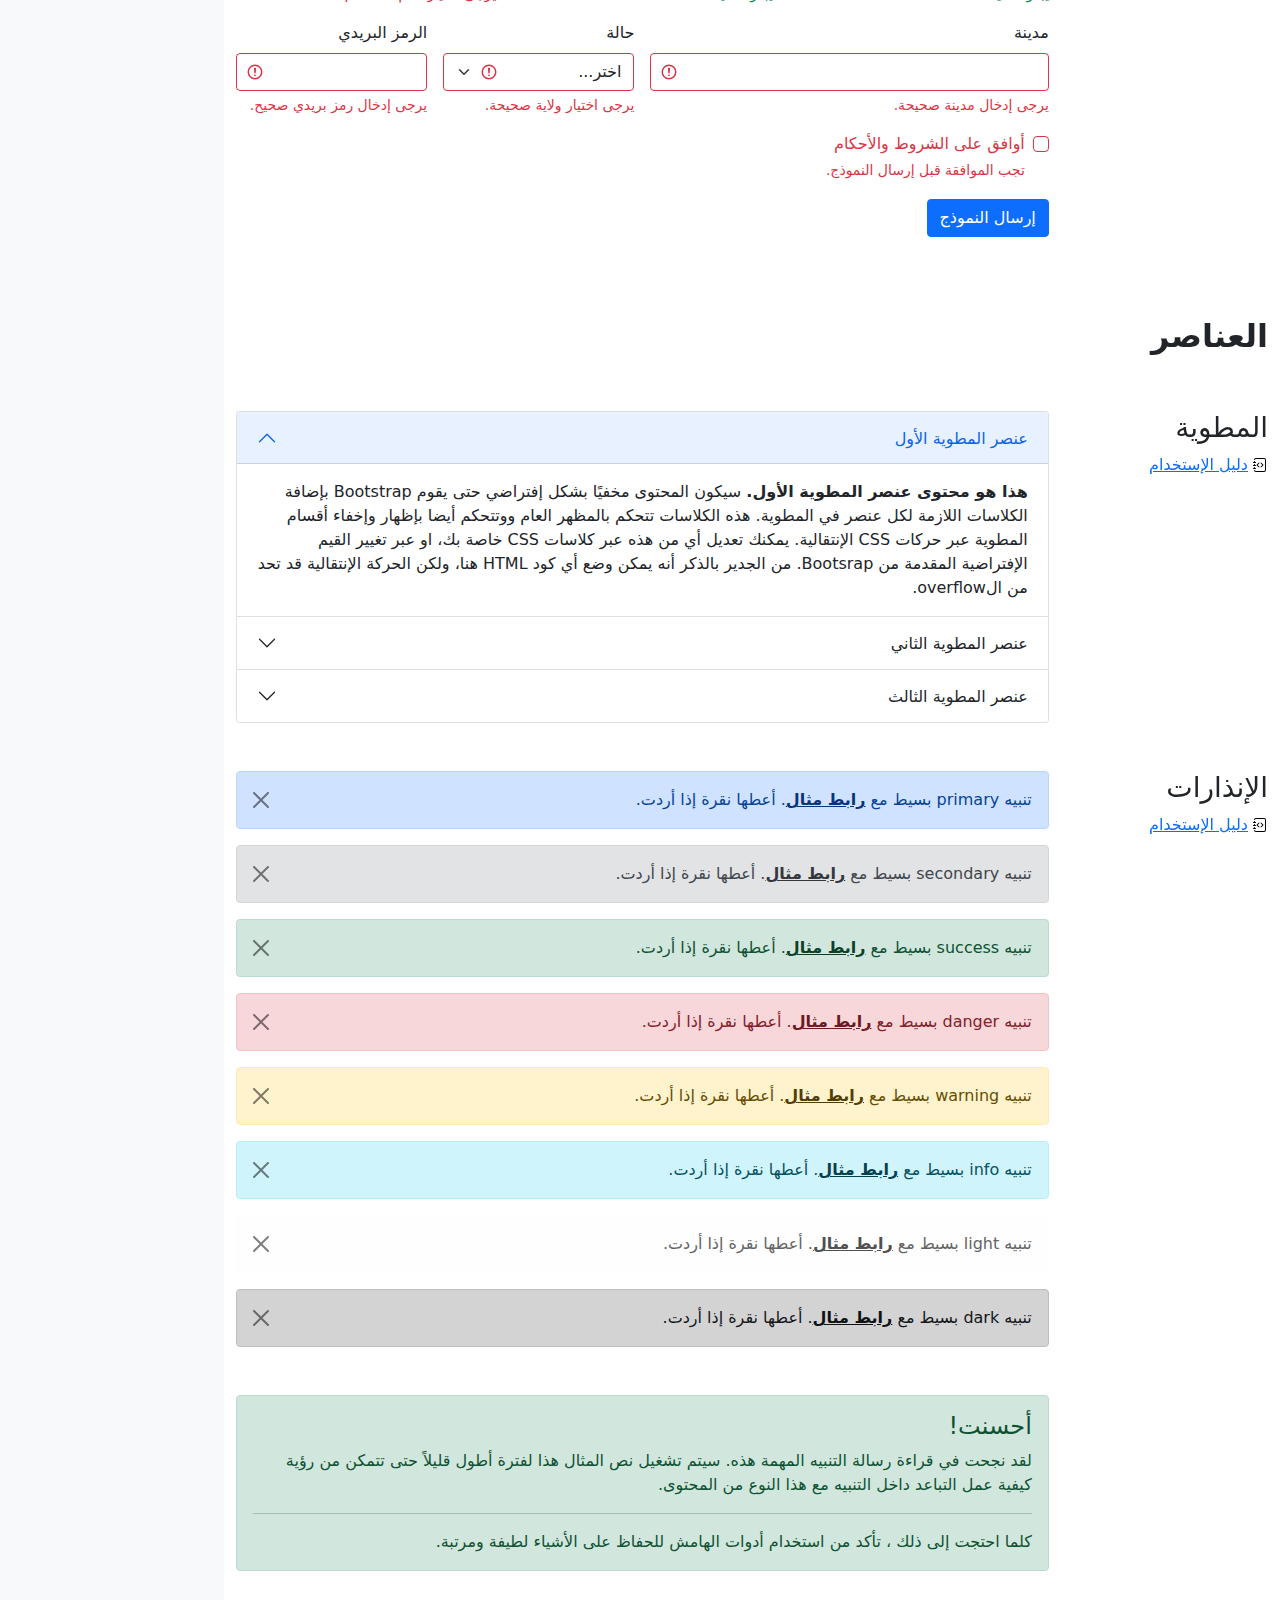
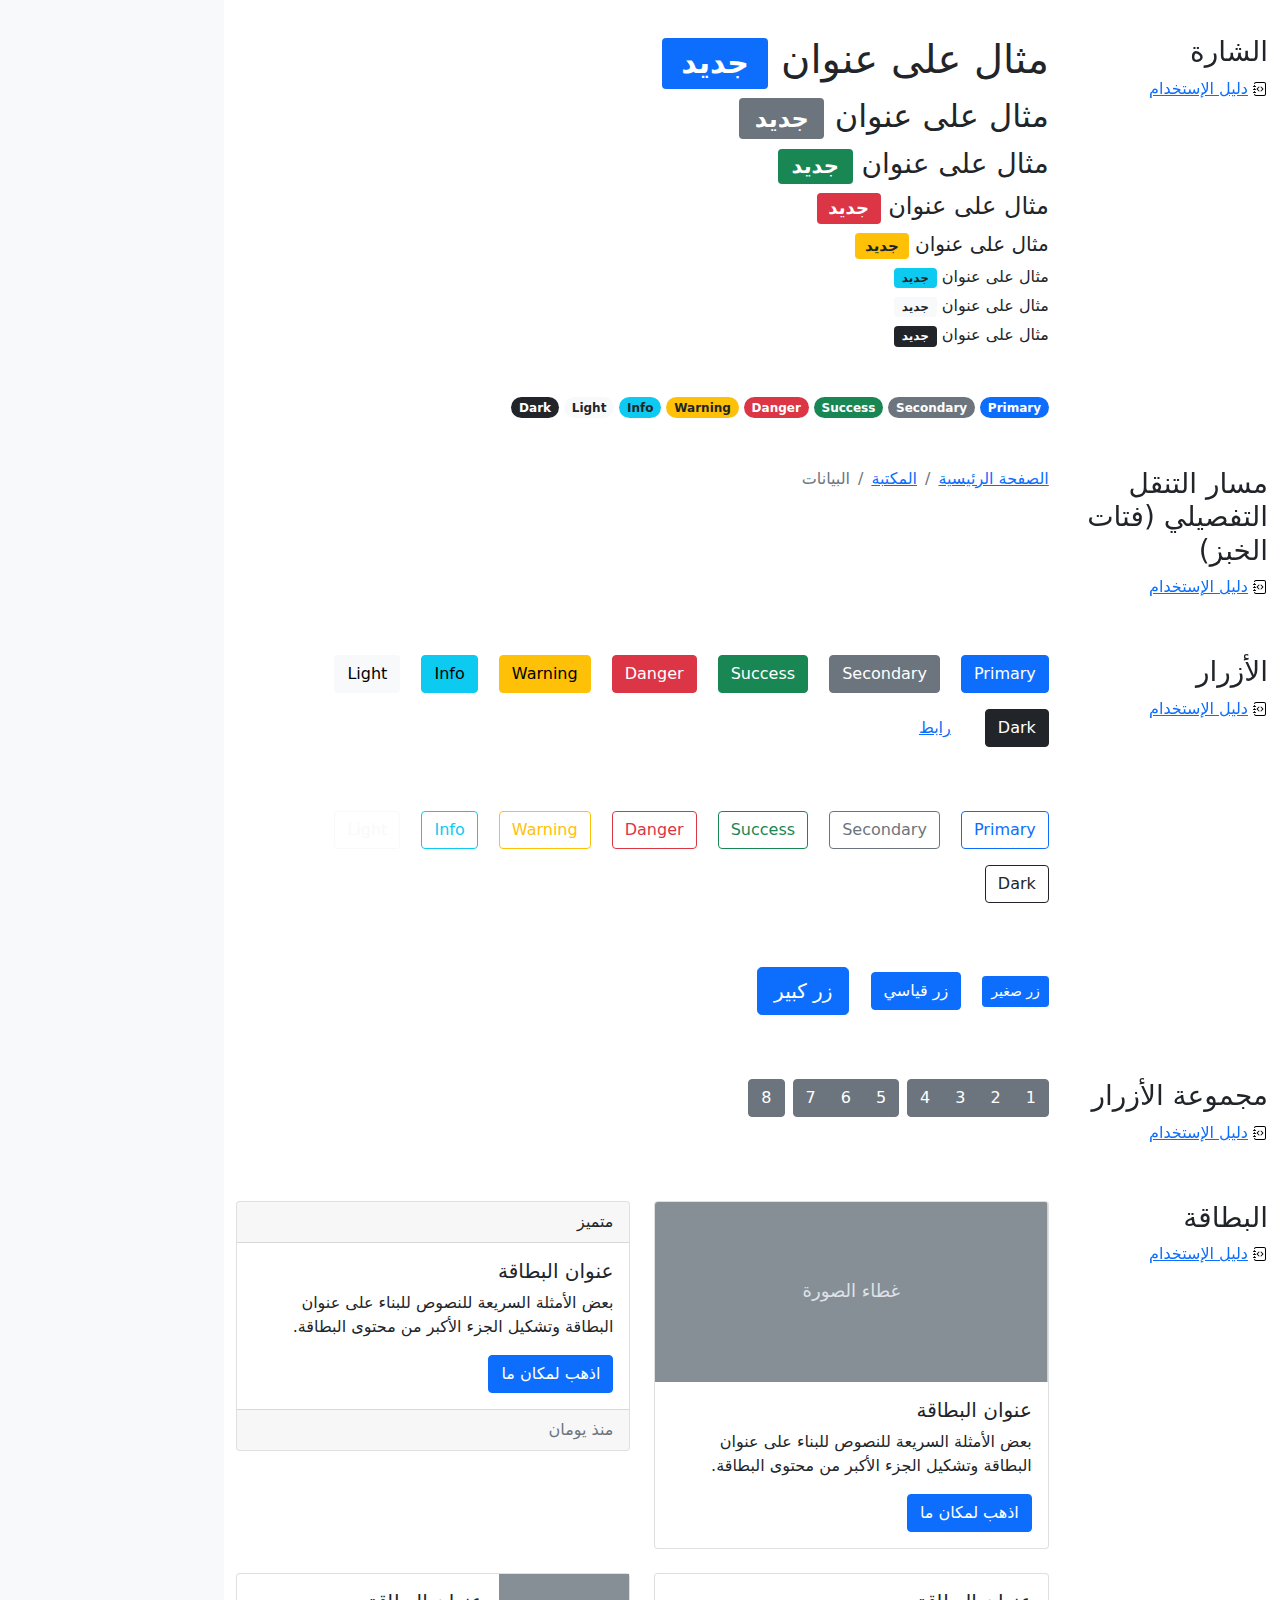
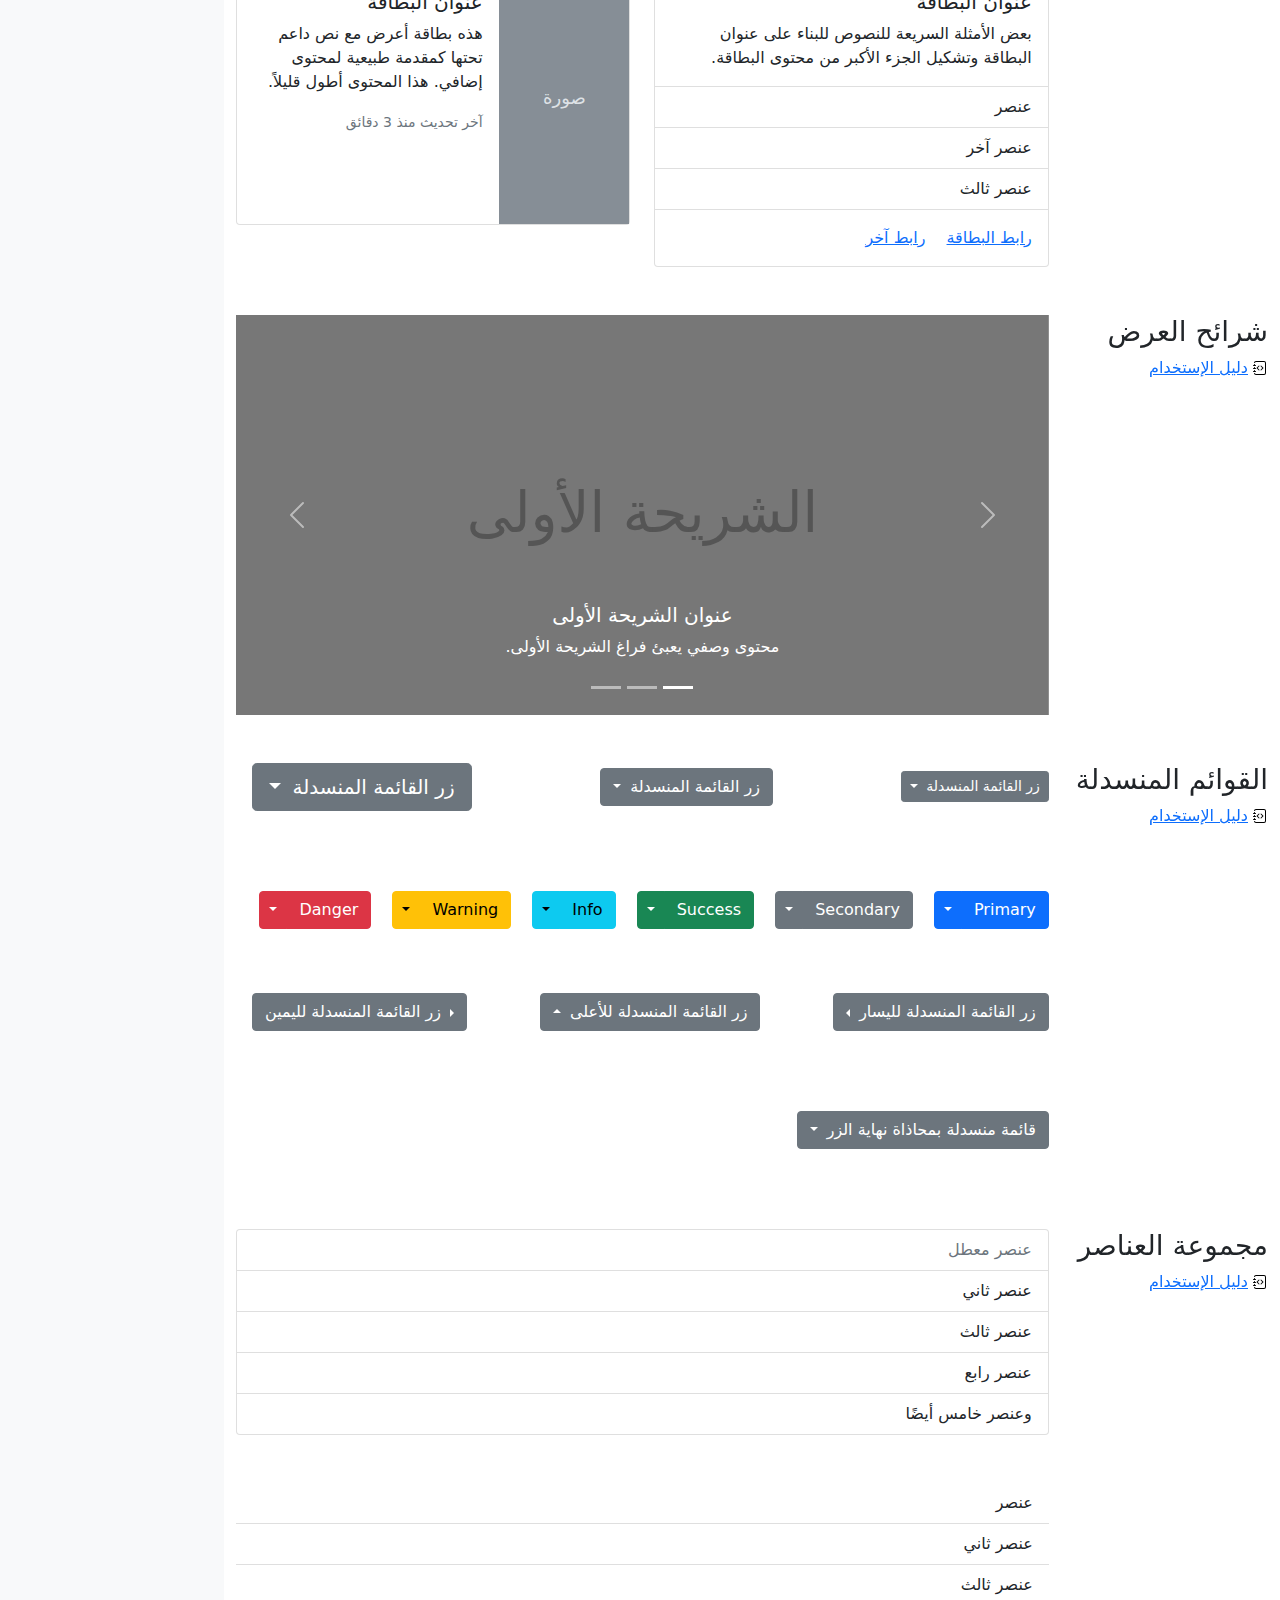
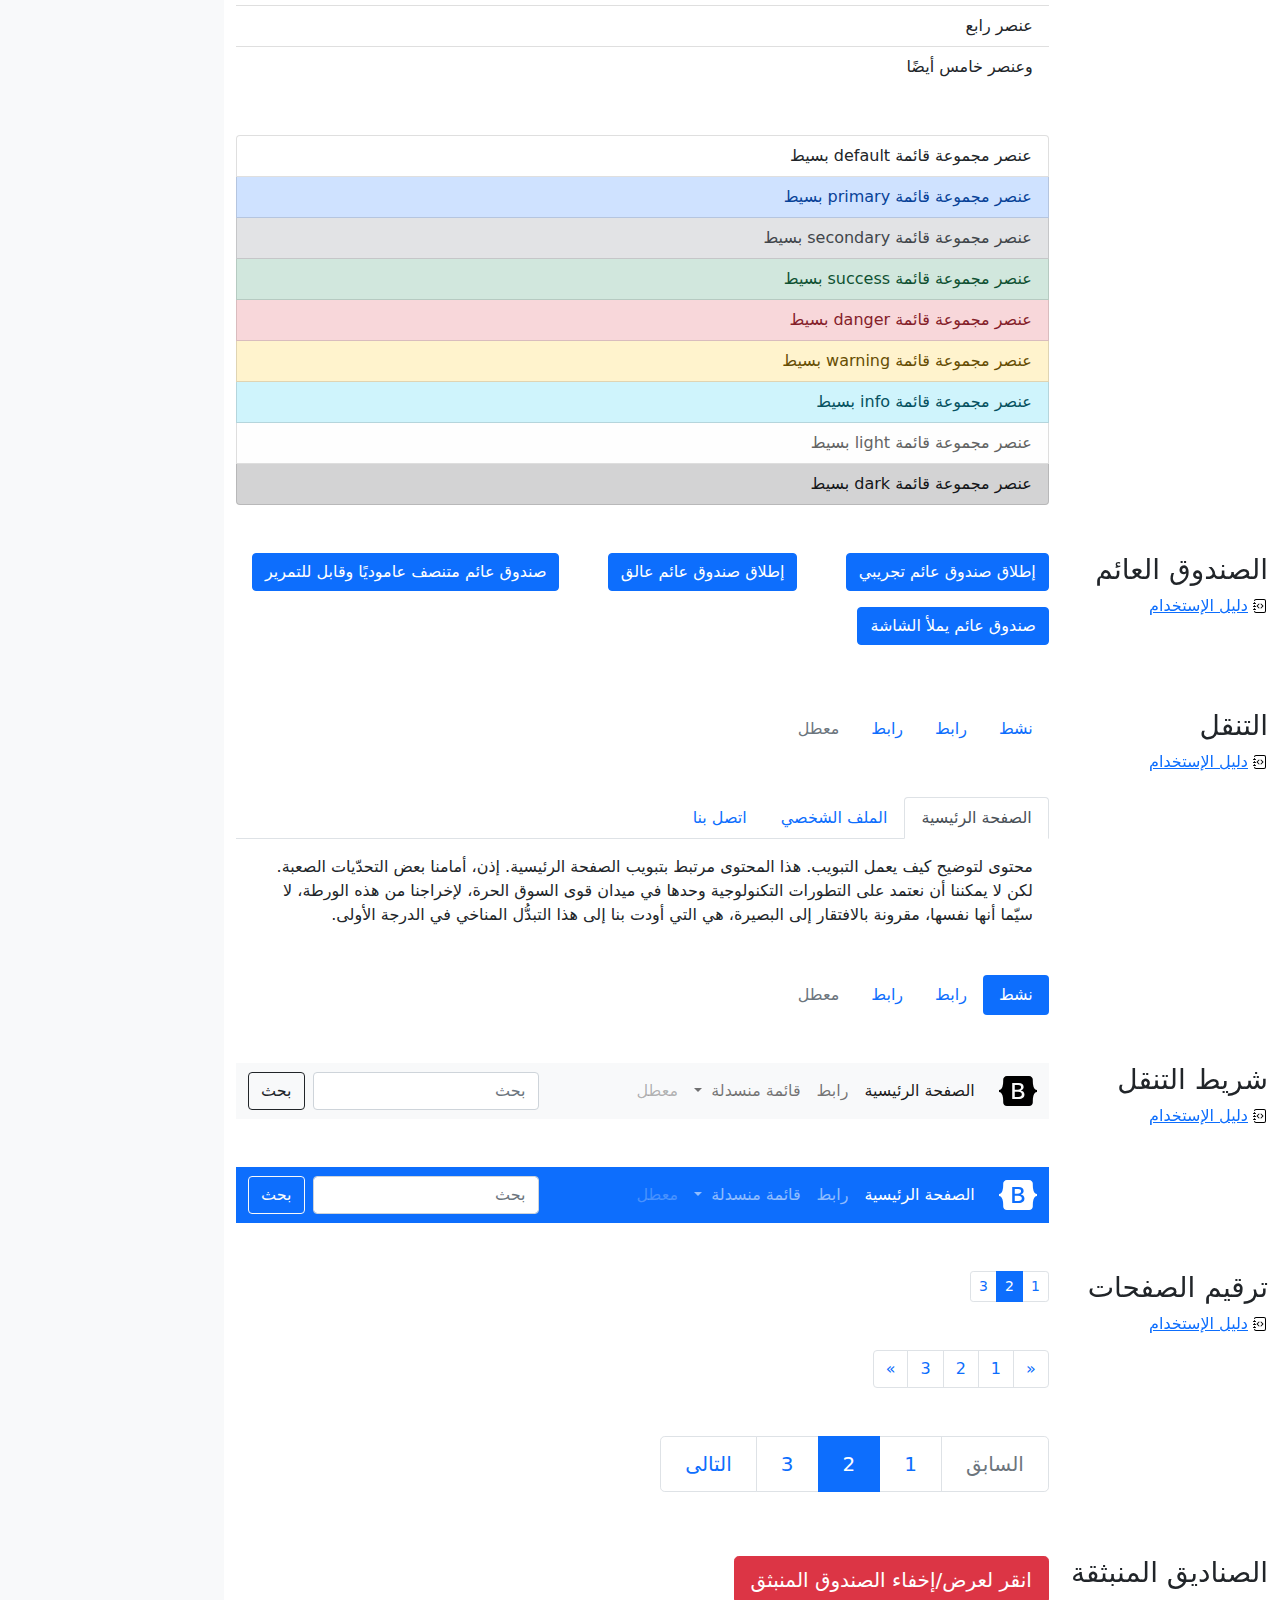
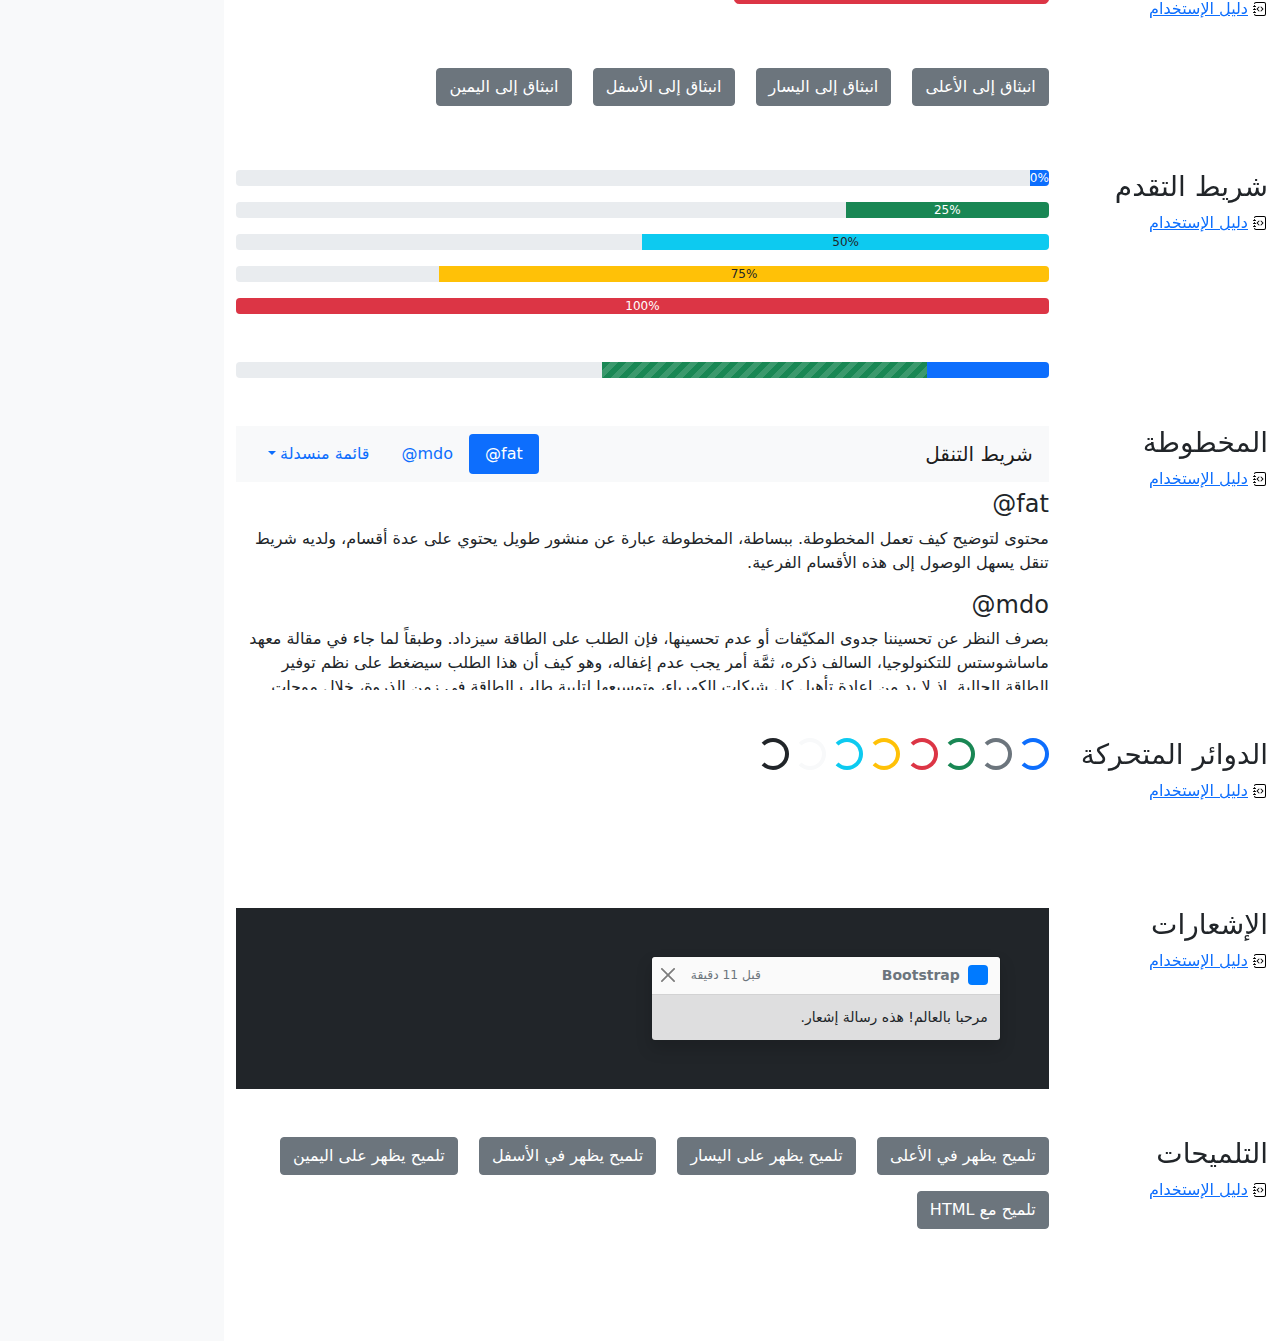
<file: bootstrap-examples/cheatsheet-rtl/index.html>
<!doctype html>
<html lang="ar" dir="rtl">
  <head>
    <meta charset="utf-8">
    <meta name="viewport" content="width=device-width, initial-scale=1">
    <meta name="description" content="">
    <meta name="author" content="Mark Otto, Jacob Thornton, and Bootstrap contributors">
    <meta name="generator" content="Hugo 0.88.1">
    <title>ورقة الغش · Bootstrap v5.1</title>

    <link rel="canonical" href="https://getbootstrap.com/docs/5.1/examples/cheatsheet-rtl/">

    

    <!-- Bootstrap core CSS -->
<link href="../assets/dist/css/bootstrap.rtl.min.css" rel="stylesheet">

    <style>
      .bd-placeholder-img {
        font-size: 1.125rem;
        text-anchor: middle;
        -webkit-user-select: none;
        -moz-user-select: none;
        user-select: none;
      }

      @media (min-width: 768px) {
        .bd-placeholder-img-lg {
          font-size: 3.5rem;
        }
      }
    </style>

    
    <!-- Custom styles for this template -->
    <link href="../cheatsheet/cheatsheet.rtl.css" rel="stylesheet">
  </head>
  <body class="bg-light">
    
<header class="bd-header bg-dark py-3 d-flex align-items-stretch border-bottom border-dark">
  <div class="container-fluid d-flex align-items-center">
    <h1 class="d-flex align-items-center fs-4 text-white mb-0">
      <img src="../assets/brand/bootstrap-logo-white.svg" width="38" height="30" class="me-3" alt="Bootstrap">
      ورقة الغش
    </h1>
    <a href="../examples/cheatsheet/" class="ms-auto link-light" hreflang="en">جدول بيانات LTR</a>
  </div>
</header>
<aside class="bd-aside sticky-xl-top text-muted align-self-start mb-3 mb-xl-5 px-2">
  <h2 class="h6 pt-4 pb-3 mb-4 border-bottom">على هذه الصفحة</h2>
  <nav class="small" id="toc">
    <ul class="list-unstyled">
      <li class="my-2">
        <button class="btn d-inline-flex align-items-center collapsed" data-bs-toggle="collapse" aria-expanded="false" data-bs-target="#contents-collapse" aria-controls="contents-collapse">المحتوى</button>
        <ul class="list-unstyled ps-3 collapse" id="contents-collapse">
          <li><a class="d-inline-flex align-items-center rounded" href="#typography">النصوص</a></li>
          <li><a class="d-inline-flex align-items-center rounded" href="#images">الصور</a></li>
          <li><a class="d-inline-flex align-items-center rounded" href="#tables">الجداول</a></li>
          <li><a class="d-inline-flex align-items-center rounded" href="#figures">النماذج البيانية</a></li>
        </ul>
      </li>
      <li class="my-2">
        <button class="btn d-inline-flex align-items-center collapsed" data-bs-toggle="collapse" aria-expanded="false" data-bs-target="#forms-collapse" aria-controls="forms-collapse">النماذج</button>
        <ul class="list-unstyled ps-3 collapse" id="forms-collapse">
          <li><a class="d-inline-flex align-items-center rounded" href="#overview">نظرة عامة</a></li>
          <li><a class="d-inline-flex align-items-center rounded" href="#disabled-forms">الحقول المعطلة</a></li>
          <li><a class="d-inline-flex align-items-center rounded" href="#sizing">الأحجام</a></li>
          <li><a class="d-inline-flex align-items-center rounded" href="#input-group">مجموعة الإدخال</a></li>
          <li><a class="d-inline-flex align-items-center rounded" href="#floating-labels">الحقول ذوي العناوين العائمة</a></li>
          <li><a class="d-inline-flex align-items-center rounded" href="#validation">التحقق</a></li>
        </ul>
      </li>
      <li class="my-2">
        <button class="btn d-inline-flex align-items-center collapsed" data-bs-toggle="collapse" aria-expanded="false" data-bs-target="#components-collapse" aria-controls="components-collapse">مكونات</button>
        <ul class="list-unstyled ps-3 collapse" id="components-collapse">
          <li><a class="d-inline-flex align-items-center rounded" href="#accordion">المطوية</a></li>
          <li><a class="d-inline-flex align-items-center rounded" href="#alerts">الإنذارات</a></li>
          <li><a class="d-inline-flex align-items-center rounded" href="#badge">الشارة</a></li>
          <li><a class="d-inline-flex align-items-center rounded" href="#breadcrumb">مسار التنقل التفصيلي</a></li>
          <li><a class="d-inline-flex align-items-center rounded" href="#buttons">الأزرار</a></li>
          <li><a class="d-inline-flex align-items-center rounded" href="#button-group">مجموعة الأزرار</a></li>
          <li><a class="d-inline-flex align-items-center rounded" href="#card">البطاقة</a></li>
          <li><a class="d-inline-flex align-items-center rounded" href="#carousel">شرائح العرض</a></li>
          <li><a class="d-inline-flex align-items-center rounded" href="#dropdowns">القوائم المنسدلة</a></li>
          <li><a class="d-inline-flex align-items-center rounded" href="#list-group">مجموعة العناصر</a></li>
          <li><a class="d-inline-flex align-items-center rounded" href="#modal">الصندوق العائم</a></li>
          <li><a class="d-inline-flex align-items-center rounded" href="#navs">التنقل</a></li>
          <li><a class="d-inline-flex align-items-center rounded" href="#navbar">شريط التنقل</a></li>
          <li><a class="d-inline-flex align-items-center rounded" href="#pagination">ترقيم الصفحات</a></li>
          <li><a class="d-inline-flex align-items-center rounded" href="#popovers">الصناديق المنبثقة</a></li>
          <li><a class="d-inline-flex align-items-center rounded" href="#progress">شريط التقدم</a></li>
          <li><a class="d-inline-flex align-items-center rounded" href="#scrollspy">المخطوطة</a></li>
          <li><a class="d-inline-flex align-items-center rounded" href="#spinners">الدوائر المتحركة</a></li>
          <li><a class="d-inline-flex align-items-center rounded" href="#toasts">الإشعارات</a></li>
          <li><a class="d-inline-flex align-items-center rounded" href="#tooltips">التلميحات</a></li>
        </ul>
      </li>
    </ul>
  </nav>
</aside>
<div class="bd-cheatsheet container-fluid bg-body">
  <section id="content">
    <h2 class="sticky-xl-top fw-bold pt-3 pt-xl-5 pb-2 pb-xl-3">المحتوى</h2>

    <article class="my-3" id="typography">
      <div class="bd-heading sticky-xl-top align-self-start mt-5 mb-3 mt-xl-0 mb-xl-2">
        <h3>النصوص</h3>
        <a class="d-flex align-items-center" hreflang="en" href="../content/typography/">دليل الإستخدام</a>
      </div>

      <div>
        <div class="bd-example">
        <p class="display-1">العرض 1</p>
        <p class="display-2">العرض 2</p>
        <p class="display-3">العرض 3</p>
        <p class="display-4">العرض 4</p>
        <p class="display-5">العرض 5</p>
        <p class="display-6">العرض 6</p>
        </div>

        <div class="bd-example">
        <p class="h1">عنوان 1</p>
        <p class="h2">عنوان 2</p>
        <p class="h3">عنوان 3</p>
        <p class="h4">عنوان 4</p>
        <p class="h5">عنوان 5</p>
        <p class="h6">عنوان 6</p>
        </div>

        <div class="bd-example">
        <p class="lead">
          هذه قطعة إملائية متميزة، فهي مصممة لتكون بارزة من بين القطع الإملائية الأخرى.
        </p>
        </div>

        <div class="bd-example">
        <p>يمكنك استخدام تصنيف mark <mark>لتحديد</mark> نص.</p>
        <p><del>من المفترض أن يتم التعامل مع هذا السطر كنص محذوف.</del></p>
        <p><s>من المفترض أن يتم التعامل مع هذا السطر على أنه لم يعد دقيقًا.</s></p>
        <p><ins>من المفترض أن يتم التعامل مع هذا السطر كإضافة إلى المستند.</ins></p>
        <p><u>سيتم عرض النص في هذا السطر كما وتحته خط.</u></p>
        <p><small>من المفترض أن يتم التعامل مع هذا السطر على أنه يحوي تفاصيل صغيرة.</small></p>
        <p><strong>هذا السطر يحوي نص عريض.</strong></p>
        <p><em>هذا السطر يحوي نص مائل.</em></p>
        </div>

        <div class="bd-example">
        <blockquote class="blockquote">
          <p>إقتباس مبهر، موضوع في عنصر blockquote</p>
          <footer class="blockquote-footer">شخص مشهور في <cite title= "عنوان المصدر"> عنوان المصدر </cite></footer>
        </blockquote>
        </div>

        <div class="bd-example">
        <ul class="list-unstyled">
          <li>هذه قائمة عناصر.</li>
          <li>بالرغم من أنها مصممة كي لا تظهر كذلك.</li>
          <li>إلا أنها مجهزة كـ قائمة خلف الكواليس</li>
          <li>هذا التصميم ينطبق فقد على القائمة الرئيسية</li>
          <li>القوائم الفرعية
            <ul>
              <li>لا تتأثر بهذا التصميم</li>
              <li>فهي تظهر عليها علامات الترقيم</li>
              <li>وتحتوي على مساحة فارغة بجوارها</li>
            </ul>
          </li>
          <li>قد يكون هذا التصميم مفيدًا في بعض الأحيان.</li>
        </ul>
        </div>

        <div class="bd-example">
        <ul class="list-inline">
          <li class="list-inline-item">هذا عنصر في قائمة.</li>
          <li class="list-inline-item">وهذا أيضًا.</li>
          <li class="list-inline-item">لكنهم يظهرون متجاورين.</li>
        </ul>
        </div>
      </div>
    </article>
    <article class="my-3" id="images">
      <div class="bd-heading sticky-xl-top align-self-start mt-5 mb-3 mt-xl-0 mb-xl-2">
        <h3>الصور</h3>
        <a class="d-flex align-items-center" hreflang="en" href="../content/images/">دليل الإستخدام</a>
      </div>

      <div>
        <div class="bd-example">
        <svg class="bd-placeholder-img bd-placeholder-img-lg img-fluid" width="100%" height="250" xmlns="http://www.w3.org/2000/svg" role="img" aria-label="Placeholder: صورة مستجيبة" preserveAspectRatio="xMidYMid slice" focusable="false"><title>Placeholder</title><rect width="100%" height="100%" fill="#868e96"/><text x="50%" y="50%" fill="#dee2e6" dy=".3em">صورة مستجيبة</text></svg>

        </div>

        <div class="bd-example">
        <svg class="bd-placeholder-img img-thumbnail" width="200" height="200" xmlns="http://www.w3.org/2000/svg" role="img" aria-label="صورة عنصر نائب مربع عام مع حدود بيضاء حولها ، مما يجعلها تشبه صورة تم التقاطها بكاميرا فورية قديمة: 200x200" preserveAspectRatio="xMidYMid slice" focusable="false"><title>صورة عنصر نائب مربع عام مع حدود بيضاء حولها ، مما يجعلها تشبه صورة تم التقاطها بكاميرا فورية قديمة</title><rect width="100%" height="100%" fill="#868e96"/><text x="50%" y="50%" fill="#dee2e6" dy=".3em">200x200</text></svg>

        </div>
      </div>
    </article>
    <article class="my-3" id="tables">
      <div class="bd-heading sticky-xl-top align-self-start mt-5 mb-3 mt-xl-0 mb-xl-2">
        <h3>الجداول</h3>
        <a class="d-flex align-items-center" hreflang="en" href="../content/tables/">دليل الإستخدام</a>
      </div>

      <div>
        <div class="bd-example">
        <table class="table table-striped">
          <thead>
          <tr>
            <th scope="col">#</th>
            <th scope="col">الاسم الاول</th>
            <th scope="col">الكنية</th>
            <th scope="col">الاسم المستعار</th>
          </tr>
          </thead>
          <tbody>
          <tr>
            <th scope="row">1</th>
            <td>Mark</td>
            <td>Otto</td>
            <td><bdo lang="en" dir="ltr">@mdo</bdo></td>
          </tr>
          <tr>
            <th scope="row">2</th>
            <td>Jacob</td>
            <td>Thornton</td>
            <td><bdo lang="en" dir="ltr">@fat</bdo></td>
          </tr>
          <tr>
            <th scope="row">3</th>
            <td colspan="2">Larry the Bird</td>
            <td><bdo lang="en" dir="ltr">@twitter</bdo></td>
          </tr>
          </tbody>
        </table>
        </div>

        <div class="bd-example">
        <table class="table table-dark table-borderless">
          <thead>
          <tr>
            <th scope="col">#</th>
            <th scope="col">الاسم الاول</th>
            <th scope="col">الكنية</th>
            <th scope="col">الاسم المستعار</th>
          </tr>
          </thead>
          <tbody>
          <tr>
            <th scope="row">1</th>
            <td>Mark</td>
            <td>Otto</td>
            <td><bdo lang="en" dir="ltr">@mdo</bdo></td>
          </tr>
          <tr>
            <th scope="row">2</th>
            <td>Jacob</td>
            <td>Thornton</td>
            <td><bdo lang="en" dir="ltr">@fat</bdo></td>
          </tr>
          <tr>
            <th scope="row">3</th>
            <td colspan="2">Larry the Bird</td>
            <td><bdo lang="en" dir="ltr">@twitter</bdo></td>
          </tr>
          </tbody>
        </table>
        </div>

        <div class="bd-example">
        <table class="table table-hover">
          <thead>
          <tr>
            <th scope="col">Class</th>
            <th scope="col">عنوان</th>
            <th scope="col">عنوان</th>
          </tr>
          </thead>
          <tbody>
          <tr>
            <th scope="row">Default</th>
            <td>خلية</td>
            <td>خلية</td>
          </tr>
          
          <tr class="table-primary">
            <th scope="row">Primary</th>
            <td>خلية</td>
            <td>خلية</td>
          </tr>
          <tr class="table-secondary">
            <th scope="row">Secondary</th>
            <td>خلية</td>
            <td>خلية</td>
          </tr>
          <tr class="table-success">
            <th scope="row">Success</th>
            <td>خلية</td>
            <td>خلية</td>
          </tr>
          <tr class="table-danger">
            <th scope="row">Danger</th>
            <td>خلية</td>
            <td>خلية</td>
          </tr>
          <tr class="table-warning">
            <th scope="row">Warning</th>
            <td>خلية</td>
            <td>خلية</td>
          </tr>
          <tr class="table-info">
            <th scope="row">Info</th>
            <td>خلية</td>
            <td>خلية</td>
          </tr>
          <tr class="table-light">
            <th scope="row">Light</th>
            <td>خلية</td>
            <td>خلية</td>
          </tr>
          <tr class="table-dark">
            <th scope="row">Dark</th>
            <td>خلية</td>
            <td>خلية</td>
          </tr>
          </tbody>
        </table>
        </div>

        <div class="bd-example">
        <table class="table table-sm table-bordered">
          <thead>
          <tr>
            <th scope="col">#</th>
            <th scope="col">الاسم الاول</th>
            <th scope="col">الكنية</th>
            <th scope="col">الاسم المستعار</th>
          </tr>
          </thead>
          <tbody>
          <tr>
            <th scope="row">1</th>
            <td>Mark</td>
            <td>Otto</td>
            <td><bdo lang="en" dir="ltr">@mdo</bdo></td>
          </tr>
          <tr>
            <th scope="row">2</th>
            <td>Jacob</td>
            <td>Thornton</td>
            <td><bdo lang="en" dir="ltr">@fat</bdo></td>
          </tr>
          <tr>
            <th scope="row">3</th>
            <td colspan="2">Larry the Bird</td>
            <td><bdo lang="en" dir="ltr">@twitter</bdo></td>
          </tr>
          </tbody>
        </table>
        </div>
      </div>
    </article>
    <article class="my-3" id="figures">
      <div class="bd-heading sticky-xl-top align-self-start mt-5 mb-3 mt-xl-0 mb-xl-2">
        <h3>النماذج البيانية</h3>
        <a class="d-flex align-items-center" hreflang="en" href="../content/figures/">دليل الإستخدام</a>
      </div>

      <div>
        <div class="bd-example">
        <figure class="figure">
          <svg class="bd-placeholder-img figure-img img-fluid rounded" width="400" height="300" xmlns="http://www.w3.org/2000/svg" role="img" aria-label="Placeholder: 400x300" preserveAspectRatio="xMidYMid slice" focusable="false"><title>Placeholder</title><rect width="100%" height="100%" fill="#868e96"/><text x="50%" y="50%" fill="#dee2e6" dy=".3em">400x300</text></svg>

          <figcaption class="figure-caption">شرح للصورة أعلاه.</figcaption>
        </figure>
        </div>
      </div>
    </article>
  </section>

  <section id="forms">
    <h2 class="sticky-xl-top fw-bold pt-3 pt-xl-5 pb-2 pb-xl-3">النماذج</h2>

    <article class="my-3" id="overview">
      <div class="bd-heading sticky-xl-top align-self-start mt-5 mb-3 mt-xl-0 mb-xl-2">
        <h3>نظرة عامة</h3>
        <a class="d-flex align-items-center" hreflang="en" href="../forms/overview/">دليل الإستخدام</a>
      </div>

      <div>
        <div class="bd-example">
        <form>
          <div class="mb-3">
            <label for="exampleInputEmail1" class="form-label">البريد الإلكتروني</label>
            <input type="email" class="form-control" id="exampleInputEmail1" aria-describedby="emailHelp">
            <div id="emailHelp" class="form-text">لن نقوم بمشاركة بريدك الإلكتروني مع أي شخص آخر.</div>
          </div>
          <div class="mb-3">
            <label for="exampleInputPassword1" class="form-label">كلمة السر</label>
            <input type="password" class="form-control" id="exampleInputPassword1">
          </div>
          <div class="mb-3 form-check">
            <input type="checkbox" class="form-check-input" id="exampleCheck1">
            <label class="form-check-label" for="exampleCheck1">اخترني</label>
          </div>
          <fieldset class="mb-3">
            <legend>أزرار الاختيار الأحادي</legend>
            <div class="form-check">
              <input type="radio" name="radios" class="form-check-input" id="exampleRadio1" checked>
              <label class="form-check-label" for="exampleRadio1">الخيار الافتراضي</label>
            </div>
            <div class="mb-3 form-check">
              <input type="radio" name="radios" class="form-check-input" id="exampleRadio2">
              <label class="form-check-label" for="exampleRadio2">خيار آخر</label>
            </div>
          </fieldset>
          <div class="mb-3">
            <label class="form-label" for="customFile">رفع</label>
            <input type="file" class="form-control" id="customFile">
          </div>
          <div class="mb-3 form-check form-switch">
            <input class="form-check-input" type="checkbox" role="switch" id="flexSwitchCheckChecked" checked>
            <label class="form-check-label" for="flexSwitchCheckChecked">زر على شكل مفتاح اختيار.</label>
          </div>
          <div class="mb-3">
            <label for="customRange3" class="form-label">مثال على حقل اختيار نطاقي</label>
            <input type="range" class="form-range" min="0" max="5" step="0.5" id="customRange3">
          </div>
          <button type="submit" class="btn btn-primary">إرسال</button>
        </form>
        </div>
      </div>
    </article>
    <article class="my-3" id="disabled-forms">
      <div class="bd-heading sticky-xl-top align-self-start mt-5 mb-3 mt-xl-0 mb-xl-2">
        <h3>الحقول المعطلة</h3>
        <a class="d-flex align-items-center" hreflang="en" href="../forms/overview/#disabled-forms">دليل الإستخدام</a>
      </div>

      <div>
        <div class="bd-example">
        <form>
          <fieldset disabled aria-label="مثال على مجموعة الحقول المعطلة">
            <div class="mb-3">
              <label for="disabledTextInput" class="form-label">حقل إدخال معطل</label>
              <input type="text" id="disabledTextInput" class="form-control" placeholder="حقل إدخال معطل">
            </div>
            <div class="mb-3">
              <label for="disabledSelect" class="form-label">قائمة اختيار معطلة</label>
              <select id="disabledSelect" class="form-select">
                <option>خيار معطل</option>
              </select>
            </div>
            <div class="mb-3">
              <div class="form-check">
                <input class="form-check-input" type="checkbox" id="disabledFieldsetCheck" disabled>
                <label class="form-check-label" for="disabledFieldsetCheck">
                  زر اختيار معطل
                </label>
              </div>
            </div>
            <fieldset class="mb-3">
              <legend>أزرار اختيار أحادي معطلين</legend>
              <div class="form-check">
                <input type="radio" name="radios" class="form-check-input" id="disabledRadio1" disabled>
                <label class="form-check-label" for="disabledRadio1">خيار معطل</label>
              </div>
              <div class="mb-3 form-check">
                <input type="radio" name="radios" class="form-check-input" id="disabledRadio2" disabled>
                <label class="form-check-label" for="disabledRadio2">خيار آخر معطل</label>
              </div>
            </fieldset>
            <div class="mb-3">
              <label class="form-label" for="disabledCustomFile">رفع معطل</label>
              <input type="file" class="form-control" id="disabledCustomFile" disabled>
            </div>
            <div class="mb-3 form-check form-switch">
              <input class="form-check-input" type="checkbox" role="switch" id="disabledSwitchCheckChecked" checked disabled>
              <label class="form-check-label" for="disabledSwitchCheckChecked">زر معطل على شكل مفتاح اختيار.</label>
            </div>
            <div class="mb-3">
              <label for="disabledRange" class="form-label">حقل اختيار نطاقي معطل</label>
              <input type="range" class="form-range" min="0" max="5" step="0.5" id="disabledRange">
            </div>
            <button type="submit" class="btn btn-primary">إرسال</button>
          </fieldset>
        </form>
        </div>
      </div>
    </article>
    <article class="my-3" id="sizing">
      <div class="bd-heading sticky-xl-top align-self-start mt-5 mb-3 mt-xl-0 mb-xl-2">
        <h3>الأحجام</h3>
        <a class="d-flex align-items-center" hreflang="en" href="../forms/form-control/#sizing">دليل الإستخدام</a>
      </div>

      <div>
        <div class="bd-example">
        <div class="mb-3">
          <input class="form-control form-control-lg" type="text" placeholder="حقل إدخال كبير" aria-label=".form-control-lg مثال">
        </div>
        <div class="mb-3">
          <select class="form-select form-select-lg mb-3" aria-label=".form-select-lg مثال">
            <option selected>افتح قائمة الاختيار هذه</option>
            <option value="1">واحد</option>
            <option value="2">اثنان</option>
            <option value="3">ثلاثة</option>
          </select>
        </div>
        <div class="mb-3">
          <input type="file" class="form-control form-control-lg" aria-label="مثال على إدخال ملف كبير">
        </div>
        </div>

        <div class="bd-example">
        <div class="mb-3">
          <input class="form-control form-control-sm" type="text" placeholder="حقل إدخال صغير" aria-label=".form-control-sm مثال">
        </div>
        <div class="mb-3">
          <select class="form-select form-select-sm" aria-label=".form-select-sm مثال">
            <option selected>افتح قائمة الاختيار هذه</option>
            <option value="1">واحد</option>
            <option value="2">اثنان</option>
            <option value="3">ثلاثة</option>
          </select>
        </div>
        <div class="mb-3">
          <input type="file" class="form-control form-control-sm" aria-label="مثال على إدخال ملف صغير">
        </div>
        </div>
      </div>
    </article>
    <article class="my-3" id="input-group">
      <div class="bd-heading sticky-xl-top align-self-start mt-5 mb-3 mt-xl-0 mb-xl-2">
        <h3>مجموعة الإدخال</h3>
        <a class="d-flex align-items-center" hreflang="en" href="../forms/input-group/">دليل الإستخدام</a>
      </div>

      <div>
        <div class="bd-example">
        <div class="input-group mb-3">
          <span class="input-group-text" id="basic-addon1">أنا اسمي</span>
          <input type="text" class="form-control" placeholder="فلان الفلاني" aria-label="الاسم" aria-describedby="basic-addon1">
        </div>
        <div class="input-group mb-3">
          <input type="text" class="form-control" placeholder="أنا أحب الكعك والقهوة" aria-label="الطعام المفضل" aria-describedby="basic-addon2">
          <span class="input-group-text" id="basic-addon2">وغيرها</span>
        </div>
        <label for="basic-url" class="form-label">عنوان حسابك الشخصي</label>
        <div class="input-group mb-3">
          <input type="text" class="form-control" id="basic-url" aria-describedby="basic-addon3">
          <span class="input-group-text" id="basic-addon3"><bdo lang="en" dir="ltr">https://example.com/users/</bdo></span>
        </div>
        <div class="input-group mb-3">
          <span class="input-group-text"><bdo lang="en" dir="ltr">.00</bdo></span>
          <input type="text" class="form-control" aria-label="المبلغ (لأقرب دولار)">
          <span class="input-group-text">$</span>
        </div>
        <div class="input-group">
          <span class="input-group-text">مع textarea</span>
          <textarea class="form-control" aria-label="مع textarea"></textarea>
        </div>
        </div>
      </div>
    </article>
    <article class="my-3" id="floating-labels">
      <div class="bd-heading sticky-xl-top align-self-start mt-5 mb-3 mt-xl-0 mb-xl-2">
        <h3>الحقول ذوي العناوين العائمة</h3>
        <a class="d-flex align-items-center" href="../forms/floating-labels/">دليل الإستخدام</a>
      </div>

      <div>
        <div class="bd-example">
        <form>
          <div class="form-floating mb-3">
            <input type="email" class="form-control" id="floatingInput" placeholder="name@example.com">
            <label for="floatingInput">البريد الالكتروني</label>
          </div>
          <div class="form-floating">
            <input type="password" class="form-control" id="floatingPassword" placeholder="كلمة السر">
            <label for="floatingPassword">كلمة السر</label>
          </div>
        </form>
        </div>
      </div>
    </article>
    <article class="my-3" id="validation">
      <div class="bd-heading sticky-xl-top align-self-start mt-5 mb-3 mt-xl-0 mb-xl-2">
        <h3>التحقق</h3>
        <a class="d-flex align-items-center" hreflang="en" href="../forms/validation/">دليل الإستخدام</a>
      </div>

      <div>
        <div class="bd-example">
        <form class="row g-3">
          <div class="col-md-4">
            <label for="validationServer01" class="form-label">الاسم الاول</label>
            <input type="text" class="form-control is-valid" id="validationServer01" value="Mark" required>
            <div class="valid-feedback">
              يبدو صحيحًا!
            </div>
          </div>
          <div class="col-md-4">
            <label for="validationServer02" class="form-label">الكنية</label>
            <input type="text" class="form-control is-valid" id="validationServer02" value="Otto" required>
            <div class="valid-feedback">
              يبدو صحيحًا!
            </div>
          </div>
          <div class="col-md-4">
            <label for="validationServerUsername" class="form-label">اسم المستخدم</label>
            <div class="input-group has-validation">
              <input type="text" class="form-control is-invalid" id="validationServerUsername" aria-describedby="inputGroupPrepend3" required>
              <span class="input-group-text" id="inputGroupPrepend3">@</span>
              <div class="invalid-feedback">
                يرجى اختيار اسم مستخدم.
              </div>
            </div>
          </div>
          <div class="col-md-6">
            <label for="validationServer03" class="form-label">مدينة</label>
            <input type="text" class="form-control is-invalid" id="validationServer03" required>
            <div class="invalid-feedback">
              يرجى إدخال مدينة صحيحة.
            </div>
          </div>
          <div class="col-md-3">
            <label for="validationServer04" class="form-label">حالة</label>
            <select class="form-select is-invalid" id="validationServer04" required>
              <option selected disabled value="">اختر...</option>
              <option>...</option>
            </select>
            <div class="invalid-feedback">
              يرجى اختيار ولاية صحيحة.
            </div>
          </div>
          <div class="col-md-3">
            <label for="validationServer05" class="form-label">الرمز البريدي</label>
            <input type="text" class="form-control is-invalid" id="validationServer05" required>
            <div class="invalid-feedback">
              يرجى إدخال رمز بريدي صحيح.
            </div>
          </div>
          <div class="col-12">
            <div class="form-check">
              <input class="form-check-input is-invalid" type="checkbox" value="" id="invalidCheck3" required>
              <label class="form-check-label" for="invalidCheck3">
                أوافق على الشروط والأحكام
              </label>
              <div class="invalid-feedback">
                تجب الموافقة قبل إرسال النموذج.
              </div>
            </div>
          </div>
          <div class="col-12">
            <button class="btn btn-primary" type="submit">إرسال النموذج</button>
          </div>
        </form>
        </div>
      </div>
    </article>
  </section>

  <section id="components">
    <h2 class="sticky-xl-top fw-bold pt-3 pt-xl-5 pb-2 pb-xl-3">العناصر</h2>

    <article class="my-3" id="accordion">
      <div class="bd-heading sticky-xl-top align-self-start mt-5 mb-3 mt-xl-0 mb-xl-2">
        <h3>المطوية</h3>
        <a class="d-flex align-items-center" hreflang="en" href="../components/accordion/">دليل الإستخدام</a>
      </div>

      <div>
        <div class="bd-example">
        <div class="accordion" id="accordionExample">
          <div class="accordion-item">
            <h4 class="accordion-header" id="headingOne">
              <button class="accordion-button" type="button" data-bs-toggle="collapse" data-bs-target="#collapseOne" aria-expanded="true" aria-controls="collapseOne">
                عنصر المطوية الأول
              </button>
            </h4>
            <div id="collapseOne" class="accordion-collapse collapse show" aria-labelledby="headingOne" data-bs-parent="#accordionExample">
              <div class="accordion-body">
                <strong>هذا هو محتوى عنصر المطوية الأول.</strong> سيكون المحتوى مخفيًا بشكل إفتراضي حتى يقوم Bootstrap بإضافة الكلاسات اللازمة لكل عنصر في المطوية. هذه الكلاسات تتحكم بالمظهر العام ووتتحكم أيضا بإظهار وإخفاء أقسام المطوية عبر حركات CSS الإنتقالية. يمكنك تعديل أي من هذه عبر كلاسات CSS خاصة بك، او عبر تغيير القيم الإفتراضية المقدمة من Bootsrap. من الجدير بالذكر أنه يمكن وضع أي كود HTML هنا، ولكن الحركة الإنتقالية قد تحد من الoverflow.
              </div>
            </div>
          </div>
          <div class="accordion-item">
            <h4 class="accordion-header" id="headingTwo">
              <button class="accordion-button collapsed" type="button" data-bs-toggle="collapse" data-bs-target="#collapseTwo" aria-expanded="false" aria-controls="collapseTwo">
                عنصر المطوية الثاني
              </button>
            </h4>
            <div id="collapseTwo" class="accordion-collapse collapse" aria-labelledby="headingTwo" data-bs-parent="#accordionExample">
              <div class="accordion-body">
                <strong>هذا هو محتوى عنصر المطوية الثاني.</strong> سيكون المحتوى مخفيًا بشكل إفتراضي حتى يقوم Bootstrap بإضافة الكلاسات اللازمة لكل عنصر في المطوية. هذه الكلاسات تتحكم بالمظهر العام ووتتحكم أيضا بإظهار وإخفاء أقسام المطوية عبر حركات CSS الإنتقالية. يمكنك تعديل أي من هذه عبر كلاسات CSS خاصة بك، او عبر تغيير القيم الإفتراضية المقدمة من Bootsrap. من الجدير بالذكر أنه يمكن وضع أي كود HTML هنا، ولكن الحركة الإنتقالية قد تحد من الoverflow.
              </div>
            </div>
          </div>
          <div class="accordion-item">
            <h4 class="accordion-header" id="headingThree">
              <button class="accordion-button collapsed" type="button" data-bs-toggle="collapse" data-bs-target="#collapseThree" aria-expanded="false" aria-controls="collapseThree">
                عنصر المطوية الثالث
              </button>
            </h4>
            <div id="collapseThree" class="accordion-collapse collapse" aria-labelledby="headingThree" data-bs-parent="#accordionExample">
              <div class="accordion-body">
                <strong>هذا هو محتوى عنصر المطوية الثالث.</strong> سيكون المحتوى مخفيًا بشكل إفتراضي حتى يقوم Bootstrap بإضافة الكلاسات اللازمة لكل عنصر في المطوية. هذه الكلاسات تتحكم بالمظهر العام ووتتحكم أيضا بإظهار وإخفاء أقسام المطوية عبر حركات CSS الإنتقالية. يمكنك تعديل أي من هذه عبر كلاسات CSS خاصة بك، او عبر تغيير القيم الإفتراضية المقدمة من Bootsrap. من الجدير بالذكر أنه يمكن وضع أي كود HTML هنا، ولكن الحركة الإنتقالية قد تحد من الoverflow.
              </div>
            </div>
          </div>
        </div>
        </div>
      </div>
    </article>
    <article class="my-3" id="alerts">
      <div class="bd-heading sticky-xl-top align-self-start mt-5 mb-3 mt-xl-0 mb-xl-2">
        <h3>الإنذارات</h3>
        <a class="d-flex align-items-center" hreflang="en" href="../components/alerts/">دليل الإستخدام</a>
      </div>

      <div>
        <div class="bd-example">
        
        <div class="alert alert-primary alert-dismissible fade show" role="alert">
          تنبيه primary بسيط مع <a href="#" class="alert-link">رابط مثال</a>. أعطها نقرة إذا أردت.
          <button type="button" class="btn-close" data-bs-dismiss="alert" aria-label="قريب"></button>
        </div>
        <div class="alert alert-secondary alert-dismissible fade show" role="alert">
          تنبيه secondary بسيط مع <a href="#" class="alert-link">رابط مثال</a>. أعطها نقرة إذا أردت.
          <button type="button" class="btn-close" data-bs-dismiss="alert" aria-label="قريب"></button>
        </div>
        <div class="alert alert-success alert-dismissible fade show" role="alert">
          تنبيه success بسيط مع <a href="#" class="alert-link">رابط مثال</a>. أعطها نقرة إذا أردت.
          <button type="button" class="btn-close" data-bs-dismiss="alert" aria-label="قريب"></button>
        </div>
        <div class="alert alert-danger alert-dismissible fade show" role="alert">
          تنبيه danger بسيط مع <a href="#" class="alert-link">رابط مثال</a>. أعطها نقرة إذا أردت.
          <button type="button" class="btn-close" data-bs-dismiss="alert" aria-label="قريب"></button>
        </div>
        <div class="alert alert-warning alert-dismissible fade show" role="alert">
          تنبيه warning بسيط مع <a href="#" class="alert-link">رابط مثال</a>. أعطها نقرة إذا أردت.
          <button type="button" class="btn-close" data-bs-dismiss="alert" aria-label="قريب"></button>
        </div>
        <div class="alert alert-info alert-dismissible fade show" role="alert">
          تنبيه info بسيط مع <a href="#" class="alert-link">رابط مثال</a>. أعطها نقرة إذا أردت.
          <button type="button" class="btn-close" data-bs-dismiss="alert" aria-label="قريب"></button>
        </div>
        <div class="alert alert-light alert-dismissible fade show" role="alert">
          تنبيه light بسيط مع <a href="#" class="alert-link">رابط مثال</a>. أعطها نقرة إذا أردت.
          <button type="button" class="btn-close" data-bs-dismiss="alert" aria-label="قريب"></button>
        </div>
        <div class="alert alert-dark alert-dismissible fade show" role="alert">
          تنبيه dark بسيط مع <a href="#" class="alert-link">رابط مثال</a>. أعطها نقرة إذا أردت.
          <button type="button" class="btn-close" data-bs-dismiss="alert" aria-label="قريب"></button>
        </div>
        </div>

        <div class="bd-example">
        <div class="alert alert-success" role="alert">
          <h4 class="alert-heading">أحسنت!</h4>
          <p>لقد نجحت في قراءة رسالة التنبيه المهمة هذه. سيتم تشغيل نص المثال هذا لفترة أطول قليلاً حتى تتمكن من رؤية كيفية عمل التباعد داخل التنبيه مع هذا النوع من المحتوى.</p>
          <hr>
          <p class="mb-0">كلما احتجت إلى ذلك ، تأكد من استخدام أدوات الهامش للحفاظ على الأشياء لطيفة ومرتبة.</p>
        </div>
        </div>
      </div>
    </article>
    <article class="my-3" id="badge">
      <div class="bd-heading sticky-xl-top align-self-start mt-5 mb-3 mt-xl-0 mb-xl-2">
        <h3>الشارة</h3>
        <a class="d-flex align-items-center" hreflang="en" href="../components/badge/">دليل الإستخدام</a>
      </div>

      <div>
        <div class="bd-example">
        <p class="h1">مثال على عنوان <span class="badge bg-primary">جديد</span></p>
        <p class="h2">مثال على عنوان <span class="badge bg-secondary">جديد</span></p>
        <p class="h3">مثال على عنوان <span class="badge bg-success">جديد</span></p>
        <p class="h4">مثال على عنوان <span class="badge bg-danger">جديد</span></p>
        <p class="h5">مثال على عنوان <span class="badge bg-warning text-dark">جديد</span></p>
        <p class="h6">مثال على عنوان <span class="badge bg-info text-dark">جديد</span></p>
        <p class="h6">مثال على عنوان <span class="badge bg-light text-dark">جديد</span></p>
        <p class="h6">مثال على عنوان <span class="badge bg-dark">جديد</span></p>
        </div>

        <div class="bd-example">
        
        <span class="badge rounded-pill bg-primary">Primary</span>
        <span class="badge rounded-pill bg-secondary">Secondary</span>
        <span class="badge rounded-pill bg-success">Success</span>
        <span class="badge rounded-pill bg-danger">Danger</span>
        <span class="badge rounded-pill bg-warning text-dark">Warning</span>
        <span class="badge rounded-pill bg-info text-dark">Info</span>
        <span class="badge rounded-pill bg-light text-dark">Light</span>
        <span class="badge rounded-pill bg-dark">Dark</span>
        </div>
      </div>
    </article>
    <article class="my-3" id="breadcrumb">
      <div class="bd-heading sticky-xl-top align-self-start mt-5 mb-3 mt-xl-0 mb-xl-2">
        <h3>مسار التنقل التفصيلي (فتات الخبز)</h3>
        <a class="d-flex align-items-center" hreflang="en" href="../components/breadcrumb/">دليل الإستخدام</a>
      </div>

      <div>
        <div class="bd-example">
        <nav aria-label="فتات الخبز">
          <ol class="breadcrumb">
            <li class="breadcrumb-item"><a href="#">الصفحة الرئيسية</a></li>
            <li class="breadcrumb-item"><a href="#">المكتبة</a></li>
            <li class="breadcrumb-item active" aria-current="page">البيانات</li>
          </ol>
        </nav>
        </div>
      </div>
    </article>
    <article class="my-3" id="buttons">
      <div class="bd-heading sticky-xl-top align-self-start mt-5 mb-3 mt-xl-0 mb-xl-2">
        <h3>الأزرار</h3>
        <a class="d-flex align-items-center" hreflang="en" href="../components/buttons/">دليل الإستخدام</a>
      </div>

      <div>
        <div class="bd-example">
        
        <button type="button" class="btn btn-primary">Primary</button>
        <button type="button" class="btn btn-secondary">Secondary</button>
        <button type="button" class="btn btn-success">Success</button>
        <button type="button" class="btn btn-danger">Danger</button>
        <button type="button" class="btn btn-warning">Warning</button>
        <button type="button" class="btn btn-info">Info</button>
        <button type="button" class="btn btn-light">Light</button>
        <button type="button" class="btn btn-dark">Dark</button>

        <button type="button" class="btn btn-link">رابط</button>
        </div>

        <div class="bd-example">
        
        <button type="button" class="btn btn-outline-primary">Primary</button>
        <button type="button" class="btn btn-outline-secondary">Secondary</button>
        <button type="button" class="btn btn-outline-success">Success</button>
        <button type="button" class="btn btn-outline-danger">Danger</button>
        <button type="button" class="btn btn-outline-warning">Warning</button>
        <button type="button" class="btn btn-outline-info">Info</button>
        <button type="button" class="btn btn-outline-light">Light</button>
        <button type="button" class="btn btn-outline-dark">Dark</button>
        </div>

        <div class="bd-example">
        <button type="button" class="btn btn-primary btn-sm">زر صغير</button>
        <button type="button" class="btn btn-primary">زر قياسي</button>
        <button type="button" class="btn btn-primary btn-lg">زر كبير</button>
        </div>
      </div>
    </article>
    <article class="my-3" id="button-group">
      <div class="bd-heading sticky-xl-top align-self-start mt-5 mb-3 mt-xl-0 mb-xl-2">
        <h3>مجموعة الأزرار</h3>
        <a class="d-flex align-items-center" hreflang="en" href="../components/button-group/">دليل الإستخدام</a>
      </div>

      <div>
        <div class="bd-example">
        <div class="btn-toolbar" role="toolbar" aria-label="شريط أدوات مع مجموعات أزرار">
          <div class="btn-group me-2" role="group" aria-label="المجموعة الأولى">
            <button type="button" class="btn btn-secondary">1</button>
            <button type="button" class="btn btn-secondary">2</button>
            <button type="button" class="btn btn-secondary">3</button>
            <button type="button" class="btn btn-secondary">4</button>
          </div>
          <div class="btn-group me-2" role="group" aria-label="المجموعة الثانية">
            <button type="button" class="btn btn-secondary">5</button>
            <button type="button" class="btn btn-secondary">6</button>
            <button type="button" class="btn btn-secondary">7</button>
          </div>
          <div class="btn-group" role="group" aria-label="المجموعة الثالثة">
            <button type="button" class="btn btn-secondary">8</button>
          </div>
        </div>
        </div>
      </div>
    </article>
    <article class="my-3" id="card">
      <div class="bd-heading sticky-xl-top align-self-start mt-5 mb-3 mt-xl-0 mb-xl-2">
        <h3>البطاقة</h3>
        <a class="d-flex align-items-center" hreflang="en" href="../components/card/">دليل الإستخدام</a>
      </div>

      <div>
        <div class="bd-example">
        <div class="row  row-cols-1 row-cols-md-2 g-4">
          <div class="col">
            <div class="card">
              <svg class="bd-placeholder-img card-img-top" width="100%" height="180" xmlns="http://www.w3.org/2000/svg" role="img" aria-label="Placeholder: غطاء الصورة" preserveAspectRatio="xMidYMid slice" focusable="false"><title>Placeholder</title><rect width="100%" height="100%" fill="#868e96"/><text x="50%" y="50%" fill="#dee2e6" dy=".3em">غطاء الصورة</text></svg>

              <div class="card-body">
                <h5 class="card-title">عنوان البطاقة</h5>
                <p class="card-text">بعض الأمثلة السريعة للنصوص للبناء على عنوان البطاقة وتشكيل الجزء الأكبر من محتوى البطاقة.</p>
                <a href="#" class="btn btn-primary">اذهب لمكان ما</a>
              </div>
            </div>
          </div>
          <div class="col">
            <div class="card">
              <div class="card-header">
                متميز
              </div>
              <div class="card-body">
                <h5 class="card-title">عنوان البطاقة</h5>
                <p class="card-text">بعض الأمثلة السريعة للنصوص للبناء على عنوان البطاقة وتشكيل الجزء الأكبر من محتوى البطاقة.</p>
                <a href="#" class="btn btn-primary">اذهب لمكان ما</a>
              </div>
              <div class="card-footer text-muted">
                منذ يومان
              </div>
            </div>
          </div>
          <div class="col">
            <div class="card">
              <div class="card-body">
                <h5 class="card-title">عنوان البطاقة</h5>
                <p class="card-text">بعض الأمثلة السريعة للنصوص للبناء على عنوان البطاقة وتشكيل الجزء الأكبر من محتوى البطاقة.</p>
              </div>
              <ul class="list-group list-group-flush">
                <li class="list-group-item">عنصر</li>
                <li class="list-group-item">عنصر آخر</li>
                <li class="list-group-item">عنصر ثالث</li>
              </ul>
              <div class="card-body">
                <a href="#" class="card-link">رابط البطاقة</a>
                <a href="#" class="card-link">رابط آخر</a>
              </div>
            </div>
          </div>
          <div class="col">
            <div class="card">
              <div class="row g-0">
                <div class="col-md-4">
                  <svg class="bd-placeholder-img" width="100%" height="250" xmlns="http://www.w3.org/2000/svg" role="img" aria-label="Placeholder: صورة" preserveAspectRatio="xMidYMid slice" focusable="false"><title>Placeholder</title><rect width="100%" height="100%" fill="#868e96"/><text x="50%" y="50%" fill="#dee2e6" dy=".3em">صورة</text></svg>

                </div>
                <div class="col-md-8">
                  <div class="card-body">
                    <h5 class="card-title">عنوان البطاقة</h5>
                    <p class="card-text">هذه بطاقة أعرض مع نص داعم تحتها كمقدمة طبيعية لمحتوى إضافي. هذا المحتوى أطول قليلاً.</p>
                    <p class="card-text"><small class="text-muted">آخر تحديث منذ 3 دقائق</small></p>
                  </div>
                </div>
              </div>
            </div>
          </div>
        </div>
        </div>
      </div>
    </article>
    <article class="my-3" id="carousel">
      <div class="bd-heading sticky-xl-top align-self-start mt-5 mb-3 mt-xl-0 mb-xl-2">
        <h3>شرائح العرض</h3>
        <a class="d-flex align-items-center" hreflang="en" href="../components/carousel/">دليل الإستخدام</a>
      </div>

      <div>
        <div class="bd-example">
        <div id="carouselExampleCaptions" class="carousel slide" data-bs-ride="carousel">
          <div class="carousel-indicators">
            <button type="button" data-bs-target="#carouselExampleCaptions" data-bs-slide-to="0" class="active" aria-current="true" aria-label="الشريحة الأولى"></button>
            <button type="button" data-bs-target="#carouselExampleCaptions" data-bs-slide-to="1" aria-label="الشريحة الثانية"></button>
            <button type="button" data-bs-target="#carouselExampleCaptions" data-bs-slide-to="2" aria-label="الشريحة الثالثة"></button>
          </div>
          <div class="carousel-inner">
            <div class="carousel-item active">
              <svg class="bd-placeholder-img bd-placeholder-img-lg d-block w-100" width="800" height="400" xmlns="http://www.w3.org/2000/svg" role="img" aria-label="Placeholder: الشريحة الأولى" preserveAspectRatio="xMidYMid slice" focusable="false"><title>Placeholder</title><rect width="100%" height="100%" fill="#777"/><text x="50%" y="50%" fill="#555" dy=".3em">الشريحة الأولى</text></svg>

              <div class="carousel-caption d-none d-md-block">
                <h5>عنوان الشريحة الأولى</h5>
                <p>محتوى وصفي يعبئ فراغ الشريحة الأولى.</p>
              </div>
            </div>
            <div class="carousel-item">
              <svg class="bd-placeholder-img bd-placeholder-img-lg d-block w-100" width="800" height="400" xmlns="http://www.w3.org/2000/svg" role="img" aria-label="Placeholder: الشريحة الثانية" preserveAspectRatio="xMidYMid slice" focusable="false"><title>Placeholder</title><rect width="100%" height="100%" fill="#666"/><text x="50%" y="50%" fill="#444" dy=".3em">الشريحة الثانية</text></svg>

              <div class="carousel-caption d-none d-md-block">
                <h5>عنوان الشريحة الثانية</h5>
                <p>محتوى وصفي يعبئ فراغ الشريحة الأولى.</p>
              </div>
            </div>
            <div class="carousel-item">
              <svg class="bd-placeholder-img bd-placeholder-img-lg d-block w-100" width="800" height="400" xmlns="http://www.w3.org/2000/svg" role="img" aria-label="Placeholder: الشريحة الثالثة" preserveAspectRatio="xMidYMid slice" focusable="false"><title>Placeholder</title><rect width="100%" height="100%" fill="#555"/><text x="50%" y="50%" fill="#333" dy=".3em">الشريحة الثالثة</text></svg>

              <div class="carousel-caption d-none d-md-block">
                <h5>عنوان الشريحة الثالثة</h5>
                <p>محتوى وصفي يعبئ فراغ الشريحة الأولى.</p>
              </div>
            </div>
          </div>
          <button class="carousel-control-prev" type="button" data-bs-target="#carouselExampleCaptions" data-bs-slide="prev">
            <span class="carousel-control-prev-icon" aria-hidden="true"></span>
            <span class="visually-hidden">السابق</span>
          </button>
          <button class="carousel-control-next" type="button" data-bs-target="#carouselExampleCaptions" data-bs-slide="next">
            <span class="carousel-control-next-icon" aria-hidden="true"></span>
            <span class="visually-hidden">التالي</span>
          </button>
        </div>
        </div>
      </div>
    </article>
    <article class="my-3" id="dropdowns">
      <div class="bd-heading sticky-xl-top align-self-start mt-5 mb-3 mt-xl-0 mb-xl-2">
        <h3>القوائم المنسدلة</h3>
        <a class="d-flex align-items-center" hreflang="en" href="../components/dropdowns/">دليل الإستخدام</a>
      </div>

      <div>
        <div class="bd-example">
        <div class="btn-group w-100 align-items-center justify-content-between flex-wrap">
          <div class="dropdown">
            <button class="btn btn-secondary btn-sm dropdown-toggle" type="button" id="dropdownMenuButtonSM" data-bs-toggle="dropdown" aria-expanded="false">
              زر القائمة المنسدلة
            </button>
            <ul class="dropdown-menu" aria-labelledby="dropdownMenuButtonSM">
              <li><h6 class="dropdown-header">عنوان القائمة المنسدلة</h6></li>
              <li><a class="dropdown-item" href="#">عمل</a></li>
              <li><a class="dropdown-item" href="#">عمل آخر</a></li>
              <li><a class="dropdown-item" href="#">شيء آخر هنا</a></li>
              <li><hr class="dropdown-divider"></li>
              <li><a class="dropdown-item" href="#">رابط منفصل</a></li>
            </ul>
          </div>
          <div class="dropdown">
            <button class="btn btn-secondary dropdown-toggle" type="button" id="dropdownMenuButton" data-bs-toggle="dropdown" aria-expanded="false">
              زر القائمة المنسدلة
            </button>
            <ul class="dropdown-menu" aria-labelledby="dropdownMenuButton">
              <li><h6 class="dropdown-header">عنوان القائمة المنسدلة</h6></li>
              <li><a class="dropdown-item" href="#">عمل</a></li>
              <li><a class="dropdown-item" href="#">عمل آخر</a></li>
              <li><a class="dropdown-item" href="#">شيء آخر هنا</a></li>
              <li><hr class="dropdown-divider"></li>
              <li><a class="dropdown-item" href="#">رابط منفصل</a></li>
            </ul>
          </div>
          <div class="dropdown">
            <button class="btn btn-secondary btn-lg dropdown-toggle" type="button" id="dropdownMenuButtonLG" data-bs-toggle="dropdown" aria-expanded="false">
              زر القائمة المنسدلة
            </button>
            <ul class="dropdown-menu" aria-labelledby="dropdownMenuButtonLG">
              <li><h6 class="dropdown-header">عنوان القائمة المنسدلة</h6></li>
              <li><a class="dropdown-item" href="#">عمل</a></li>
              <li><a class="dropdown-item" href="#">عمل آخر</a></li>
              <li><a class="dropdown-item" href="#">شيء آخر هنا</a></li>
              <li><hr class="dropdown-divider"></li>
              <li><a class="dropdown-item" href="#">رابط منفصل</a></li>
            </ul>
          </div>
        </div>
        </div>

        <div class="bd-example">
        <div class="btn-group">
          <button type="button" class="btn btn-primary">Primary</button>
          <button type="button" class="btn btn-primary dropdown-toggle dropdown-toggle-split" data-bs-toggle="dropdown" aria-expanded="false">
            <span class="visually-hidden">تبديل القائمة المنسدلة</span>
          </button>
          <ul class="dropdown-menu">
            <li><a class="dropdown-item" href="#">عمل</a></li>
            <li><a class="dropdown-item" href="#">عمل آخر</a></li>
            <li><a class="dropdown-item" href="#">شيء آخر هنا</a></li>
          </ul>
        </div><!-- /btn-group -->
        <div class="btn-group">
          <button type="button" class="btn btn-secondary">Secondary</button>
          <button type="button" class="btn btn-secondary dropdown-toggle dropdown-toggle-split" data-bs-toggle="dropdown" aria-expanded="false">
            <span class="visually-hidden">تبديل القائمة المنسدلة</span>
          </button>
          <ul class="dropdown-menu">
            <li><a class="dropdown-item" href="#">عمل</a></li>
            <li><a class="dropdown-item" href="#">عمل آخر</a></li>
            <li><a class="dropdown-item" href="#">شيء آخر هنا</a></li>
          </ul>
        </div><!-- /btn-group -->
        <div class="btn-group">
          <button type="button" class="btn btn-success">Success</button>
          <button type="button" class="btn btn-success dropdown-toggle dropdown-toggle-split" data-bs-toggle="dropdown" aria-expanded="false">
            <span class="visually-hidden">تبديل القائمة المنسدلة</span>
          </button>
          <ul class="dropdown-menu">
            <li><a class="dropdown-item" href="#">عمل</a></li>
            <li><a class="dropdown-item" href="#">عمل آخر</a></li>
            <li><a class="dropdown-item" href="#">شيء آخر هنا</a></li>
          </ul>
        </div><!-- /btn-group -->
        <div class="btn-group">
          <button type="button" class="btn btn-info">Info</button>
          <button type="button" class="btn btn-info dropdown-toggle dropdown-toggle-split" data-bs-toggle="dropdown" aria-expanded="false">
            <span class="visually-hidden">تبديل القائمة المنسدلة</span>
          </button>
          <ul class="dropdown-menu">
            <li><a class="dropdown-item" href="#">عمل</a></li>
            <li><a class="dropdown-item" href="#">عمل آخر</a></li>
            <li><a class="dropdown-item" href="#">شيء آخر هنا</a></li>
          </ul>
        </div><!-- /btn-group -->
        <div class="btn-group">
          <button type="button" class="btn btn-warning">Warning</button>
          <button type="button" class="btn btn-warning dropdown-toggle dropdown-toggle-split" data-bs-toggle="dropdown" aria-expanded="false">
            <span class="visually-hidden">تبديل القائمة المنسدلة</span>
          </button>
          <ul class="dropdown-menu">
            <li><a class="dropdown-item" href="#">عمل</a></li>
            <li><a class="dropdown-item" href="#">عمل آخر</a></li>
            <li><a class="dropdown-item" href="#">شيء آخر هنا</a></li>
          </ul>
        </div><!-- /btn-group -->
        <div class="btn-group">
          <button type="button" class="btn btn-danger">Danger</button>
          <button type="button" class="btn btn-danger dropdown-toggle dropdown-toggle-split" data-bs-toggle="dropdown" aria-expanded="false">
            <span class="visually-hidden">تبديل القائمة المنسدلة</span>
          </button>
          <ul class="dropdown-menu">
            <li><a class="dropdown-item" href="#">عمل</a></li>
            <li><a class="dropdown-item" href="#">عمل آخر</a></li>
            <li><a class="dropdown-item" href="#">شيء آخر هنا</a></li>
          </ul>
        </div><!-- /btn-group -->
        </div>

        <div class="bd-example">
        <div class="btn-group w-100 align-items-center justify-content-between flex-wrap">
          <div class="dropend">
            <button class="btn btn-secondary dropdown-toggle" type="button" id="dropendMenuButton" data-bs-toggle="dropdown" aria-expanded="false">
              زر القائمة المنسدلة لليسار
            </button>
            <ul class="dropdown-menu" aria-labelledby="dropendMenuButton">
              <li><h6 class="dropdown-header">عنوان القائمة المنسدلة</h6></li>
              <li><a class="dropdown-item" href="#">عمل</a></li>
              <li><a class="dropdown-item" href="#">عمل آخر</a></li>
              <li><a class="dropdown-item" href="#">شيء آخر هنا</a></li>
              <li><hr class="dropdown-divider"></li>
              <li><a class="dropdown-item" href="#">رابط منفصل</a></li>
            </ul>
          </div>
          <div class="dropup">
            <button class="btn btn-secondary dropdown-toggle" type="button" id="dropupMenuButton" data-bs-toggle="dropdown" aria-expanded="false">
              زر القائمة المنسدلة للأعلى
            </button>
            <ul class="dropdown-menu" aria-labelledby="dropupMenuButton">
              <li><h6 class="dropdown-header">عنوان القائمة المنسدلة</h6></li>
              <li><a class="dropdown-item" href="#">عمل</a></li>
              <li><a class="dropdown-item" href="#">عمل آخر</a></li>
              <li><a class="dropdown-item" href="#">شيء آخر هنا</a></li>
              <li><hr class="dropdown-divider"></li>
              <li><a class="dropdown-item" href="#">رابط منفصل</a></li>
            </ul>
          </div>
          <div class="dropstart">
            <button class="btn btn-secondary dropdown-toggle" type="button" id="dropstartMenuButton" data-bs-toggle="dropdown" aria-expanded="false">
              زر القائمة المنسدلة لليمين
            </button>
            <ul class="dropdown-menu" aria-labelledby="dropstartMenuButton">
              <li><h6 class="dropdown-header">عنوان القائمة المنسدلة</h6></li>
              <li><a class="dropdown-item" href="#">عمل</a></li>
              <li><a class="dropdown-item" href="#">عمل آخر</a></li>
              <li><a class="dropdown-item" href="#">شيء آخر هنا</a></li>
              <li><hr class="dropdown-divider"></li>
              <li><a class="dropdown-item" href="#">رابط منفصل</a></li>
            </ul>
          </div>
        </div>
        </div>

        <div class="bd-example">
        <div class="btn-group">
          <div class="dropdown">
            <button class="btn btn-secondary dropdown-toggle" type="button" id="dropdownRightMenuButton" data-bs-toggle="dropdown" aria-expanded="false">
              قائمة منسدلة بمحاذاة نهاية الزر
            </button>
            <ul class="dropdown-menu dropdown-menu-end" aria-labelledby="dropdownRightMenuButton">
              <li><h6 class="dropdown-header">عنوان القائمة المنسدلة</h6></li>
              <li><a class="dropdown-item" href="#">عمل</a></li>
              <li><a class="dropdown-item" href="#">عمل آخر</a></li>
              <li><hr class="dropdown-divider"></li>
              <li><a class="dropdown-item" href="#">رابط منفصل</a></li>
            </ul>
          </div>
        </div>
        </div>
      </div>
    </article>
    <article class="my-3" id="list-group">
      <div class="bd-heading sticky-xl-top align-self-start mt-5 mb-3 mt-xl-0 mb-xl-2">
        <h3>مجموعة العناصر</h3>
        <a class="d-flex align-items-center" hreflang="en" href="../components/list-group/">دليل الإستخدام</a>
      </div>

      <div>
        <div class="bd-example">
        <ul class="list-group">
          <li class="list-group-item disabled" aria-disabled="true">عنصر معطل</li>
          <li class="list-group-item">عنصر ثاني</li>
          <li class="list-group-item">عنصر ثالث</li>
          <li class="list-group-item">عنصر رابع</li>
          <li class="list-group-item">وعنصر خامس أيضًا</li>
        </ul>
        </div>

        <div class="bd-example">
        <ul class="list-group list-group-flush">
          <li class="list-group-item">عنصر</li>
          <li class="list-group-item">عنصر ثاني</li>
          <li class="list-group-item">عنصر ثالث</li>
          <li class="list-group-item">عنصر رابع</li>
          <li class="list-group-item">وعنصر خامس أيضًا</li>
        </ul>
        </div>

        <div class="bd-example">
        <div class="list-group">
          <a href="#" class="list-group-item list-group-item-action">عنصر مجموعة قائمة default بسيط</a>
          
          <a href="#" class="list-group-item list-group-item-action list-group-item-primary">عنصر مجموعة قائمة primary بسيط</a>
          <a href="#" class="list-group-item list-group-item-action list-group-item-secondary">عنصر مجموعة قائمة secondary بسيط</a>
          <a href="#" class="list-group-item list-group-item-action list-group-item-success">عنصر مجموعة قائمة success بسيط</a>
          <a href="#" class="list-group-item list-group-item-action list-group-item-danger">عنصر مجموعة قائمة danger بسيط</a>
          <a href="#" class="list-group-item list-group-item-action list-group-item-warning">عنصر مجموعة قائمة warning بسيط</a>
          <a href="#" class="list-group-item list-group-item-action list-group-item-info">عنصر مجموعة قائمة info بسيط</a>
          <a href="#" class="list-group-item list-group-item-action list-group-item-light">عنصر مجموعة قائمة light بسيط</a>
          <a href="#" class="list-group-item list-group-item-action list-group-item-dark">عنصر مجموعة قائمة dark بسيط</a>
        </div>
        </div>
      </div>
    </article>
    <article class="my-3" id="modal">
      <div class="bd-heading sticky-xl-top align-self-start mt-5 mb-3 mt-xl-0 mb-xl-2">
        <h3>الصندوق العائم</h3>
        <a class="d-flex align-items-center" hreflang="en" href="../components/modal/">دليل الإستخدام</a>
      </div>

      <div>
        <div class="bd-example">
        <div class="d-flex justify-content-between flex-wrap">
          <button type="button" class="btn btn-primary" data-bs-toggle="modal" data-bs-target="#exampleModalDefault">
            إطلاق صندوق عائم تجريبي
          </button>
          <button type="button" class="btn btn-primary" data-bs-toggle="modal" data-bs-target="#staticBackdropLive">
            إطلاق صندوق عائم عالق
          </button>
          <button type="button" class="btn btn-primary" data-bs-toggle="modal" data-bs-target="#exampleModalCenteredScrollable">
            صندوق عائم متنصف عاموديًا وقابل للتمرير
          </button>
          <button type="button" class="btn btn-primary" data-bs-toggle="modal" data-bs-target="#exampleModalFullscreen">
            صندوق عائم يملأ الشاشة
          </button>
        </div>
        </div>
      </div>
    </article>
    <article class="my-3" id="navs">
      <div class="bd-heading sticky-xl-top align-self-start mt-5 mb-3 mt-xl-0 mb-xl-2">
        <h3>التنقل</h3>
        <a class="d-flex align-items-center" hreflang="en" href="../components/navs-tabs/">دليل الإستخدام</a>
      </div>

      <div>
        <div class="bd-example">
        <nav class="nav">
          <a class="nav-link active" aria-current="page" href="#">نشط</a>
          <a class="nav-link" href="#">رابط</a>
          <a class="nav-link" href="#">رابط</a>
          <a class="nav-link disabled">معطل</a>
        </nav>
        </div>

        <div class="bd-example">
        <nav>
          <div class="nav nav-tabs mb-3" id="nav-tab" role="tablist">
            <button class="nav-link active" id="nav-home-tab" data-bs-toggle="tab" data-bs-target="#nav-home" type="button" role="tab" aria-controls="nav-home" aria-selected="true">الصفحة الرئيسية</button>
            <button class="nav-link" id="nav-profile-tab" data-bs-toggle="tab" data-bs-target="#nav-profile" type="button" role="tab" aria-controls="nav-profile" aria-selected="false">الملف الشخصي</button>
            <button class="nav-link" id="nav-contact-tab" data-bs-toggle="tab" data-bs-target="#nav-contact" type="button" role="tab" aria-controls="nav-contact" aria-selected="false">اتصل بنا</button>
          </div>
        </nav>
        <div class="tab-content" id="nav-tabContent">
          <div class="tab-pane fade show active" id="nav-home" role="tabpanel" aria-labelledby="nav-home-tab">
            <p class="px-3">محتوى لتوضيح كيف يعمل التبويب. هذا المحتوى مرتبط بتبويب الصفحة الرئيسية. إذن، أمامنا بعض التحدّيات الصعبة. لكن لا يمكننا أن نعتمد على التطورات التكنولوجية وحدها في ميدان قوى السوق الحرة، لإخراجنا من هذه الورطة، لا سيّما أنها نفسها، مقرونة بالافتقار إلى البصيرة، هي التي أودت بنا إلى هذا التبدُّل المناخي في الدرجة الأولى.</p>
          </div>
          <div class="tab-pane fade" id="nav-profile" role="tabpanel" aria-labelledby="nav-profile-tab">
            <p class="px-3">محتوى لتوضيح كيف يعمل التبويب. هذا المحتوى مرتبط بتبويب الملف الشخصي. معظم البشر في بلدان العالَم النامي، لم يقتنوا بعد مكيّفهم الأول، والمشكلة إلى ازدياد. فمعظم البلدان النامية هي من البلدان الأشد حرارة والأكثر اكتظاظًا بالسكان في العالم.</p>
          </div>
          <div class="tab-pane fade" id="nav-contact" role="tabpanel" aria-labelledby="nav-contact-tab">
            <p class="px-3">محتوى لتوضيح كيف يعمل التبويب. هذا المحتوى مرتبط بتبويب الاتصال بنا. أمامنا بعض التحدّيات الصعبة. لكن لا يمكننا أن نعتمد على التطورات التكنولوجية وحدها في ميدان قوى السوق الحرة، بل يجب وضع معايير جدوى جديدة لشركات البناء ومعايير أعلى لجدوى التكييف من أجل تحفيز الحلول المستدامة قانونيًا.</p>
          </div>
        </div>
        </div>

        <div class="bd-example">
        <ul class="nav nav-pills">
          <li class="nav-item">
            <a class="nav-link active" aria-current="page" href="#">نشط</a>
          </li>
          <li class="nav-item">
            <a class="nav-link" href="#">رابط</a>
          </li>
          <li class="nav-item">
            <a class="nav-link" href="#">رابط</a>
          </li>
          <li class="nav-item">
            <a class="nav-link disabled">معطل</a>
          </li>
        </ul>
        </div>
      </div>
    </article>
    <article class="my-3" id="navbar">
      <div class="bd-heading sticky-xl-top align-self-start mt-5 mb-3 mt-xl-0 mb-xl-2">
        <h3>شريط التنقل</h3>
        <a class="d-flex align-items-center" hreflang="en" href="../components/navbar/">دليل الإستخدام</a>
      </div>

      <div>
        <div class="bd-example">
        <nav class="navbar navbar-expand-lg navbar-light bg-light">
          <div class="container-fluid">
            <a class="navbar-brand" href="#">
              <img src="../assets/brand/bootstrap-logo-white.svg" width="38" height="30" class="d-inline-block align-top" alt="Bootstrap" loading="lazy"
                   style="filter: invert(1) grayscale(100%) brightness(200%);">
            </a>
            <button class="navbar-toggler" type="button" data-bs-toggle="collapse" data-bs-target="#navbarSupportedContent" aria-controls="navbarSupportedContent" aria-expanded="false" aria-label="تبديل التنقل">
              <span class="navbar-toggler-icon"></span>
            </button>
            <div class="collapse navbar-collapse" id="navbarSupportedContent">
              <ul class="navbar-nav me-auto mb-2 mb-lg-0">
                <li class="nav-item">
                  <a class="nav-link active" aria-current="page" href="#">الصفحة الرئيسية</a>
                </li>
                <li class="nav-item">
                  <a class="nav-link" href="#">رابط</a>
                </li>
                <li class="nav-item dropdown">
                  <a class="nav-link dropdown-toggle" href="#" id="navbarDropdown" role="button" data-bs-toggle="dropdown" aria-expanded="false">
                    قائمة منسدلة
                  </a>
                  <ul class="dropdown-menu" aria-labelledby="navbarDropdown">
                    <li><a class="dropdown-item" href="#">عمل</a></li>
                    <li><a class="dropdown-item" href="#">عمل آخر</a></li>
                    <li><hr class="dropdown-divider"></li>
                    <li><a class="dropdown-item" href="#">شيء آخر هنا</a></li>
                  </ul>
                </li>
                <li class="nav-item">
                  <a class="nav-link disabled">معطل</a>
                </li>
              </ul>
              <form class="d-flex">
                <input class="form-control me-2" type="search" placeholder="بحث" aria-label="بحث">
                <button class="btn btn-outline-dark" type="submit">بحث</button>
              </form>
            </div>
          </div>
        </nav>

        <nav class="navbar navbar-expand-lg navbar-dark bg-primary mt-5">
          <div class="container-fluid">
            <a class="navbar-brand" href="#">
              <img src="../assets/brand/bootstrap-logo-white.svg" width="38" height="30" class="d-inline-block align-top" alt="Bootstrap" loading="lazy">
            </a>
            <button class="navbar-toggler" type="button" data-bs-toggle="collapse" data-bs-target="#navbarSupportedContent2" aria-controls="navbarSupportedContent2" aria-expanded="false" aria-label="تبديل التنقل">
              <span class="navbar-toggler-icon"></span>
            </button>
            <div class="collapse navbar-collapse" id="navbarSupportedContent2">
              <ul class="navbar-nav me-auto mb-2 mb-lg-0">
                <li class="nav-item">
                  <a class="nav-link active" aria-current="page" href="#">الصفحة الرئيسية</a>
                </li>
                <li class="nav-item">
                  <a class="nav-link" href="#">رابط</a>
                </li>
                <li class="nav-item dropdown">
                  <a class="nav-link dropdown-toggle" href="#" id="navbarDropdown2" role="button" data-bs-toggle="dropdown" aria-expanded="false">
                    قائمة منسدلة
                  </a>
                  <ul class="dropdown-menu" aria-labelledby="navbarDropdown2">
                    <li><a class="dropdown-item" href="#">عمل</a></li>
                    <li><a class="dropdown-item" href="#">عمل آخر</a></li>
                    <li><hr class="dropdown-divider"></li>
                    <li><a class="dropdown-item" href="#">شيء آخر هنا</a></li>
                  </ul>
                </li>
                <li class="nav-item">
                  <a class="nav-link disabled">معطل</a>
                </li>
              </ul>
              <form class="d-flex">
                <input class="form-control me-2" type="search" placeholder="بحث" aria-label="بحث">
                <button class="btn btn-outline-light" type="submit">بحث</button>
              </form>
            </div>
          </div>
        </nav>
        </div>
      </div>
    </article>
    <article class="my-3" id="pagination">
      <div class="bd-heading sticky-xl-top align-self-start mt-5 mb-3 mt-xl-0 mb-xl-2">
        <h3>ترقيم الصفحات</h3>
        <a class="d-flex align-items-center" hreflang="en" href="../components/pagination/">دليل الإستخدام</a>
      </div>

      <div>
        <div class="bd-example">
        <nav aria-label="مثال ترقيم الصفحات">
          <ul class="pagination pagination-sm">
            <li class="page-item"><a class="page-link" href="#">1</a></li>
            <li class="page-item active" aria-current="page">
              <a class="page-link" href="#">2</a>
            </li>
            <li class="page-item"><a class="page-link" href="#">3</a></li>
          </ul>
        </nav>
        </div>

        <div class="bd-example">
        <nav aria-label="مثال قياسي لترقيم الصفحات">
          <ul class="pagination">
            <li class="page-item">
              <a class="page-link" href="#" aria-label="السابق">
                <span aria-hidden="true">&laquo;</span>
              </a>
            </li>
            <li class="page-item"><a class="page-link" href="#">1</a></li>
            <li class="page-item"><a class="page-link" href="#">2</a></li>
            <li class="page-item"><a class="page-link" href="#">3</a></li>
            <li class="page-item">
              <a class="page-link" href="#" aria-label="التالي">
                <span aria-hidden="true">&raquo;</span>
              </a>
            </li>
          </ul>
        </nav>
        </div>

        <div class="bd-example">
        <nav aria-label="مثال آخر لترقيم الصفحات">
          <ul class="pagination pagination-lg flex-wrap">
            <li class="page-item disabled">
              <a class="page-link">السابق</a>
            </li>
            <li class="page-item"><a class="page-link" href="#">1</a></li>
            <li class="page-item active" aria-current="page">
              <a class="page-link" href="#">2</a>
            </li>
            <li class="page-item"><a class="page-link" href="#">3</a></li>
            <li class="page-item">
              <a class="page-link" href="#">التالى</a>
            </li>
          </ul>
        </nav>
        </div>
      </div>
    </article>
    <article class="my-3" id="popovers">
      <div class="bd-heading sticky-xl-top align-self-start mt-5 mb-3 mt-xl-0 mb-xl-2">
        <h3>الصناديق المنبثقة</h3>
        <a class="d-flex align-items-center" hreflang="en" href="../components/popovers/">دليل الإستخدام</a>
      </div>

      <div>
        <div class="bd-example">
        <button type="button" class="btn btn-lg btn-danger" data-bs-toggle="popover" title="عنوان الصندوق المنبثق" data-bs-content="وإليك بعض المحتويات الرائعة. إنه آسر للغاية. أليس كذلك؟">
        انقر لعرض/إخفاء الصندوق المنبثق
        </button>
        </div>

        <div class="bd-example">
        <button type="button" class="btn btn-secondary" data-bs-container="body" data-bs-toggle="popover" data-bs-placement="top" data-bs-content="نجمٌ و لكنه ليس في السماء، بل في أعماق البحار و المحيطات!">
          انبثاق إلى الأعلى
        </button>
        <button type="button" class="btn btn-secondary" data-bs-container="body" data-bs-toggle="popover" data-bs-placement="right" data-bs-content="نجمٌ و لكنه ليس في السماء، بل في أعماق البحار و المحيطات!">
          انبثاق إلى اليسار
        </button>
        <button type="button" class="btn btn-secondary" data-bs-container="body" data-bs-toggle="popover" data-bs-placement="bottom" data-bs-content="نجمٌ و لكنه ليس في السماء، بل في أعماق البحار و المحيطات!">
          انبثاق إلى الأسفل
        </button>
        <button type="button" class="btn btn-secondary" data-bs-container="body" data-bs-toggle="popover" data-bs-placement="left" data-bs-content="نجمٌ و لكنه ليس في السماء، بل في أعماق البحار و المحيطات!">
          انبثاق إلى اليمين
        </button>
        </div>
      </div>
    </article>
    <article class="my-3" id="progress">
      <div class="bd-heading sticky-xl-top align-self-start mt-5 mb-3 mt-xl-0 mb-xl-2">
        <h3>شريط التقدم</h3>
        <a class="d-flex align-items-center" hreflang="en" href="../components/progress/">دليل الإستخدام</a>
      </div>

      <div>
        <div class="bd-example">
        <div class="progress mb-3">
          <div class="progress-bar" role="progressbar" aria-valuenow="0" aria-valuemin="0" aria-valuemax="100">0%</div>
        </div>
        <div class="progress mb-3">
          <div class="progress-bar bg-success w-25" role="progressbar" aria-valuenow="25" aria-valuemin="0" aria-valuemax="100">25%</div>
        </div>
        <div class="progress mb-3">
          <div class="progress-bar bg-info text-dark w-50" role="progressbar" aria-valuenow="50" aria-valuemin="0" aria-valuemax="100">50%</div>
        </div>
        <div class="progress mb-3">
          <div class="progress-bar bg-warning text-dark w-75" role="progressbar" aria-valuenow="75" aria-valuemin="0" aria-valuemax="100">75%</div>
        </div>
        <div class="progress">
          <div class="progress-bar bg-danger w-100" role="progressbar" aria-valuenow="100" aria-valuemin="0" aria-valuemax="100">100%</div>
        </div>
        </div>

        <div class="bd-example">
        <div class="progress">
          <div class="progress-bar" role="progressbar" style="width: 15%" aria-valuenow="15" aria-valuemin="0" aria-valuemax="100"></div>
          <div class="progress-bar progress-bar-striped progress-bar-animated bg-success" role="progressbar" style="width: 40%" aria-valuenow="40" aria-valuemin="0" aria-valuemax="100"></div>
        </div>
        </div>
      </div>
    </article>
    <article class="my-3" id="scrollspy">
      <div class="bd-heading sticky-xl-top align-self-start mt-5 mb-3 mt-xl-0 mb-xl-2">
        <h3>المخطوطة</h3>
        <a class="d-flex align-items-center" hreflang="en" href="../components/scrollspy/">دليل الإستخدام</a>
      </div>

      <div>
        <div class="bd-example">
          <nav id="navbar-example2" class="navbar navbar-light bg-light px-3">
            <a class="navbar-brand" href="#">شريط التنقل</a>
            <ul class="nav nav-pills">
              <li class="nav-item">
                <a class="nav-link" href="#fat"><bdi lang="en" dir="ltr">@fat</bdi></a>
              </li>
              <li class="nav-item">
                <a class="nav-link" href="#mdo"><bdi lang="en" dir="ltr">@mdo</bdi></a>
              </li>
              <li class="nav-item dropdown">
                <a class="nav-link dropdown-toggle" data-bs-toggle="dropdown" href="#" role="button" aria-expanded="false">قائمة منسدلة</a>
                <ul class="dropdown-menu">
                  <li><a class="dropdown-item" href="#one">واحد</a></li>
                  <li><a class="dropdown-item" href="#two">اثنان</a></li>
                  <li><hr class="dropdown-divider"></li>
                  <li><a class="dropdown-item" href="#three">ثلاثة</a></li>
                </ul>
              </li>
            </ul>
          </nav>
          <div data-bs-spy="scroll" data-bs-target="#navbar-example2" data-bs-offset="0" class="scrollspy-example">
            <h4 id="fat"><bdi lang="en" dir="ltr">@fat</bdi></h4>
            <p>محتوى لتوضيح كيف تعمل المخطوطة. ببساطة، المخطوطة عبارة عن منشور طويل يحتوي على عدة أقسام، ولديه شريط تنقل يسهل الوصول إلى هذه الأقسام الفرعية.</p>
            <h4 id="mdo"><bdi lang="en" dir="ltr">@mdo</bdi></h4>
            <p>بصرف النظر عن تحسيننا جدوى المكيّفات أو عدم تحسينها، فإن الطلب على الطاقة سيزداد. وطبقاً لما جاء في مقالة معهد ماساشوستس للتكنولوجيا، السالف ذكره، ثمَّة أمر يجب عدم إغفاله، وهو كيف أن هذا الطلب سيضغط على نظم توفير الطاقة الحالية. إذ لا بد من إعادة تأهيل كل شبكات الكهرباء، وتوسيعها لتلبية طلب الطاقة في زمن الذروة، خلال موجات الحرارة المتزايدة. فحين يكون الحر شديداً يجنح الناس إلى البقاء في الداخل، وإلى زيادة تشغيل المكيّفات، سعياً إلى جو لطيف وهم يستخدمون أدوات وأجهزة مختلفة أخرى.</p>
            <h4 id="one">واحد</h4>
            <p>وكل هذه الأمور المتزامنة من تشغيل الأجهزة، يزيد الضغط على شبكات الطاقة، كما أسلفنا. لكن مجرد زيادة سعة الشبكة ليس كافياً. إذ لا بد من تطوير الشبكات الذكية التي تستخدم الجسّاسات، ونظم المراقبة، والبرامج الإلكترونية، لتحديد متى يكون الشاغلون في المبنى، ومتى يكون ثمَّة حاجة إلى الطاقة، ومتى تكون الحرارة منخفضة، وبذلك يخرج الناس، فلا يستخدمون كثيراً من الكهرباء.</p>
            <h4 id="two">اثنان</h4>
            <p>مع الأسف، كل هذه الحلول المبتكرة مكلِّفة، وهذا ما يجعلها عديمة الجدوى في نظر بعض الشركات الخاصة والمواطن المتقشّف. إن بعض الأفراد الواعين بيئياً يبذلون قصارى جهدهم في تقليص استهلاكهم من الطاقة، ويعون جيداً أهمية أجهزة التكييف المجدية والأرفق بالبيئة. ولكن جهات كثيرة لن تتحرّك لمجرد حافز سلامة المناخ ووقف هدر الطاقة، ما دامت لا تحركها حوافز قانونية. وعلى الحكومات أن تُقدِم عند الاهتمام بالتغيّر المناخي، على وضع التشريعات المناسبة. فبالنظم والحوافز والدعم، يمكن دفع الشركات إلى اعتماد الحلول الأجدى في مكاتبها.</p>
            <h4 id="three">ثلاثة</h4>
            <p>وكما يتبيّن لنا، من عدد الحلول الملطِّفة للمشكلة، ومن تنوّعها، وهي الحلول التي أسلفنا الحديث عنها، فإن التكنولوجيا التي نحتاج إليها من أجل معالجة هذه التحديات، هي في مدى قدرتنا، لكنها ربما تتطلّب بعض التحسين، ودعماً استثمارياً أكبر!</p>
            <p>ولا مانع من إضافة محتوى آخر ليس تحت أي قسم معين.</p>
          </div>
        </div>
      </div>
    </article>
    <article class="my-3" id="spinners">
      <div class="bd-heading sticky-xl-top align-self-start mt-5 mb-3 mt-xl-0 mb-xl-2">
        <h3>الدوائر المتحركة</h3>
        <a class="d-flex align-items-center" hreflang="en" href="../components/spinners/">دليل الإستخدام</a>
      </div>

      <div>
        <div class="bd-example">
        
        <div class="spinner-border text-primary" role="status">
          <span class="visually-hidden">جار التحميل...</span>
        </div>
        <div class="spinner-border text-secondary" role="status">
          <span class="visually-hidden">جار التحميل...</span>
        </div>
        <div class="spinner-border text-success" role="status">
          <span class="visually-hidden">جار التحميل...</span>
        </div>
        <div class="spinner-border text-danger" role="status">
          <span class="visually-hidden">جار التحميل...</span>
        </div>
        <div class="spinner-border text-warning" role="status">
          <span class="visually-hidden">جار التحميل...</span>
        </div>
        <div class="spinner-border text-info" role="status">
          <span class="visually-hidden">جار التحميل...</span>
        </div>
        <div class="spinner-border text-light" role="status">
          <span class="visually-hidden">جار التحميل...</span>
        </div>
        <div class="spinner-border text-dark" role="status">
          <span class="visually-hidden">جار التحميل...</span>
        </div>
        </div>

        <div class="bd-example">
        
        <div class="spinner-grow text-primary" role="status">
          <span class="visually-hidden">جار التحميل...</span>
        </div>
        <div class="spinner-grow text-secondary" role="status">
          <span class="visually-hidden">جار التحميل...</span>
        </div>
        <div class="spinner-grow text-success" role="status">
          <span class="visually-hidden">جار التحميل...</span>
        </div>
        <div class="spinner-grow text-danger" role="status">
          <span class="visually-hidden">جار التحميل...</span>
        </div>
        <div class="spinner-grow text-warning" role="status">
          <span class="visually-hidden">جار التحميل...</span>
        </div>
        <div class="spinner-grow text-info" role="status">
          <span class="visually-hidden">جار التحميل...</span>
        </div>
        <div class="spinner-grow text-light" role="status">
          <span class="visually-hidden">جار التحميل...</span>
        </div>
        <div class="spinner-grow text-dark" role="status">
          <span class="visually-hidden">جار التحميل...</span>
        </div>
        </div>
      </div>
    </article>
    <article class="my-3" id="toasts">
      <div class="bd-heading sticky-xl-top align-self-start mt-5 mb-3 mt-xl-0 mb-xl-2">
        <h3>الإشعارات</h3>
        <a class="d-flex align-items-center" hreflang="en" href="../components/toasts/">دليل الإستخدام</a>
      </div>

      <div>
        <div class="bd-example bg-dark p-5 align-items-center">
        <div class="toast" role="alert" aria-live="assertive" aria-atomic="true">
          <div class="toast-header">
            <svg class="bd-placeholder-img rounded me-2" width="20" height="20" xmlns="http://www.w3.org/2000/svg" aria-hidden="true" preserveAspectRatio="xMidYMid slice" focusable="false"><rect width="100%" height="100%" fill="#007aff"/></svg>

            <strong class="me-auto">Bootstrap</strong>
            <small class="text-muted">قبل 11 دقيقة</small>
            <button type="button" class="btn-close" data-bs-dismiss="toast" aria-label="قريب"></button>
          </div>
          <div class="toast-body">
            مرحبا بالعالم! هذه رسالة إشعار.
          </div>
        </div>
        </div>
      </div>
    </article>
    <article class="mt-3 mb-5 pb-5" id="tooltips">
      <div class="bd-heading sticky-xl-top align-self-start mt-5 mb-3 mt-xl-0 mb-xl-2">
        <h3>التلميحات</h3>
        <a class="d-flex align-items-center" hreflang="en" href="../components/tooltips/">دليل الإستخدام</a>
      </div>

      <div>
        <div class="bd-example tooltip-demo">
        <button type="button" class="btn btn-secondary" data-bs-toggle="tooltip" data-bs-placement="top" title="تلميح يظهر في الأعلى">تلميح يظهر في الأعلى</button>
        <button type="button" class="btn btn-secondary" data-bs-toggle="tooltip" data-bs-placement="right" title="تلميح يظهر على اليسار">تلميح يظهر على اليسار</button>
        <button type="button" class="btn btn-secondary" data-bs-toggle="tooltip" data-bs-placement="bottom" title="تلميح يظهر في الأسفل">تلميح يظهر في الأسفل</button>
        <button type="button" class="btn btn-secondary" data-bs-toggle="tooltip" data-bs-placement="left" title="تلميح يظهر على اليمين">تلميح يظهر على اليمين</button>
        <button type="button" class="btn btn-secondary" data-bs-toggle="tooltip" data-bs-html="true" title="<em>تلميح</em> <u>مع</u> <b>HTML</b>">تلميح مع HTML</button>
        </div>
      </div>
    </article>
  </section>
</div>

<div class="modal fade" id="exampleModalDefault" tabindex="-1" aria-labelledby="exampleModalLabel" aria-hidden="true">
  <div class="modal-dialog">
    <div class="modal-content">
      <div class="modal-header">
        <h5 class="modal-title" id="exampleModalLabel">عنوان الصندوق العائم</h5>
        <button type="button" class="btn-close" data-bs-dismiss="modal" aria-label="إغلاق"></button>
      </div>
      <div class="modal-body">
        ...
      </div>
      <div class="modal-footer">
        <button type="button" class="btn btn-secondary" data-bs-dismiss="modal">إغلاق</button>
        <button type="button" class="btn btn-primary">حفظ التغيرات</button>
      </div>
    </div>
  </div>
</div>
<div class="modal fade" id="staticBackdropLive" data-bs-backdrop="static" data-bs-keyboard="false" tabindex="-1" aria-labelledby="staticBackdropLiveLabel" aria-hidden="true">
  <div class="modal-dialog">
    <div class="modal-content">
      <div class="modal-header">
        <h5 class="modal-title" id="staticBackdropLiveLabel">عنوان الصندوق العائم</h5>
        <button type="button" class="btn-close" data-bs-dismiss="modal" aria-label="إغلاق"></button>
      </div>
      <div class="modal-body">
        <p>لن أغلق إذا نقرت خارجي. لا تحاول حتى الضغط على مفتاح الهروب.</p>
      </div>
      <div class="modal-footer">
        <button type="button" class="btn btn-secondary" data-bs-dismiss="modal">إغلاق</button>
        <button type="button" class="btn btn-primary">حسنًا</button>
      </div>
    </div>
  </div>
</div>
<div class="modal fade" id="exampleModalCenteredScrollable" tabindex="-1" aria-labelledby="exampleModalCenteredScrollableTitle" aria-hidden="true">
  <div class="modal-dialog modal-dialog-centered modal-dialog-scrollable">
    <div class="modal-content">
      <div class="modal-header">
        <h5 class="modal-title" id="exampleModalCenteredScrollableTitle">عنوان الصندوق العائم</h5>
        <button type="button" class="btn-close" data-bs-dismiss="modal" aria-label="إغلاق"></button>
      </div>
      <div class="modal-body">
        <p>نص لتوضيح عمل الصندوق العائم المتنصّف عاموديًا القابل للتمرير</p>
        <p>في هذه الحالة، هذا الصندوق يحتوي على محتوى أكثر قليلًا، ولذلك لتوضيح كيف  يمكن إضافة خاصية الإنتصاف العامودي لصندوق عائم قابل للتمرير.</p>
        <p>يعتبر كوب أو فنجان القهوة عادة يومية عند غالبية سكان الكرة الأرضية في الصباح والمساء، وفي حين تكثر الدراسات حول إيجابياتها هناك أيضا سلبيات كثيرة للمشروب المفضل للكثيرين.</p>
        <p>وفي هذا الشأن، أظهرت دراسة جديدة أن تناول الكافيين بانتظام يقلل من حجم المادة الرمادية في الدماغ، مما يشير إلى أن تناول القهوة يمكن أن يضعف القدرة على معالجة المعلومات، وفقاً لما نشرته "ديلي ميل" البريطانية.</p>
        <p>وأعطى باحثون سويسريون متطوعين ثلاث حصص من الكافيين 150 ملغم يوميًا لمدة 10 أيام - وهو مقدار كافيين يعادل حوالي أربعة أو خمسة أكواب صغيرة من القهوة المخمرة يوميًا، أو سبعة إسبريسو فردي.</p>
        <p>وتبين حدوث انخفاض في المادة الرمادية، والتي توجد غالبًا في الطبقة الخارجية للدماغ، أو القشرة، وتعمل على معالجة المعلومات.</p>
        <p>كما كان الانخفاض مذهلاً بشكل خاص في الفص الصدغي الإنسي الأيمن، بما في ذلك الحُصين، وهي منطقة من الدماغ ضرورية لتقوية الذاكرة.</p>
      </div>
      <div class="modal-footer">
        <button type="button" class="btn btn-secondary" data-bs-dismiss="modal">إغلاق</button>
        <button type="button" class="btn btn-primary">حفظ التغيرات</button>
      </div>
    </div>
  </div>
</div>
<div class="modal fade" id="exampleModalFullscreen" tabindex="-1" aria-labelledby="exampleModalFullscreenLabel" aria-hidden="true">
  <div class="modal-dialog modal-fullscreen">
    <div class="modal-content">
      <div class="modal-header">
        <h5 class="modal-title h4" id="exampleModalFullscreenLabel">صندوق عائم يملأ الشاشة</h5>
        <button type="button" class="btn-close" data-bs-dismiss="modal" aria-label="إغلاق"></button>
      </div>
      <div class="modal-body">
        <p>في ما يلي، نص طويل لتعبئة كامل الشاشة. قد يبدو أنني أثرثر كثيرًا، لذا سأقوم بنسخ مقالة من إحدى الصحف العربية.</p>
        <p>تكييف الهواء هو من التكنولوجيا التي ما إن نمتلكها حتى نصبح عاجزين عن تخيّل العيش من دونها. وتكييف الهواء في مناطق عديدة من العالم ليس ترفاً يمكن الاستغناء عنه. ولكن هذه الحاجة الحيوية تثير تحديات كبيرة على مستوى استهلاك الطاقة في معظم بلدان العالم. ويُتوقع أن تتفاقم هذه التحديات خلال العقود الثلاثة المقبلة، مع توقُّع ارتفاع عدد المكيفات في العالم نحو ثلاثة أضعاف. وفي حين أن الابتكارات التكنولوجية تحقِّق كل يوم إنجازاً جديداً، وعلى الرغم من بعض التحسينات والتدابير المحدودة التي طرأت على صناعة المكيفات، “فإن تكنولوجيتها الأساسية لا تزال تعمل كما كانت، منذ اعتمادها قبل نحو قرن من السنين"، حسبما جاء في تقرير لمعهد ماساشوستس للتكنولوجيا (MIT)، في الأول من سبتمبر 2020م. ولمعالجة هذه المشكلات الخطيرة، لا مفر من إعادة التفكير بجد.</p>
        <p>التكييف حاجة حيويّة. فالتعرّض للحرارة لمدة طويلة ضارٌ بالصحة. ووفقاً لمنظمة الصحة العالميّة يمكن للتعرُّض الطويل للحرارة أيضاً أن يؤدي إلى "إعياء حراري، وضربة شمس، وتورّم في الرجلين، وطفح جلدي على العنق، وتشنج، وصداع، وحساسيّة، والخمول والوهَن. ويمكن للحرارة أن تسبِّب جفافاً خطراً، وأعراضاً حادة في أوعية الدماغ الدمويّة، وتسهم في تكوّن الجلطات".</p>
        <p>وموجات الحر أيضاً من أشد المخاطر الطبيعيّة المميتة. إذ يقدَّر أن بين عامي 1998 و2017م، توفي نحو 166 ألف شخص من موجات الحر. ومات 70 ألفاً من هؤلاء في أوروبا سنة 2003م وحدها. ومن دون أن يصل الخطر إلى الموت، تتسبَّب الحرارة العالية بانخفاض الأداء المعرفي لدى الشبان البالغين في المباني غير المكيّفة. فقد بيّنت دراسة أجرتها "كليّة ت. هـ. تشان" للصحة العامة في جامعة هارفرد، نشرتها "بلوس ميديسين" في 10 يوليو 2018م، أن التلاميذ الذين ينامون في مهاجع غير مكيّفة، يقل أداؤهم عن أولئك الذين ينامون في مهاجع مكيّفة. ولتجنّب مخاطر التعرّض للحرارة، يلتفت الناس إلى استخدام التكييف.</p>
        <p>يتطلّب التكييف كثيراً من الطاقة. فنحو %10 من استهلاك الكهرباء في العالم يُنفَق في تشغيل المكيّفات. وتصل هذه النسبة إلى %50 في المملكة حسب "المركز السعودي لكفاءة الطاقة". أضف إلى ذلك أن معظم البشر في بلدان العالم النامي، لم يقتنوا بعد مكيّفهم الأول، والمشكلة إلى ازدياد. فمعظم البلدان النامية هي من البلدان الأشد حرارة والأكثر اكتظاظاً بالسكان في العالم. وجاء في تقرير لوكالة الطاقة الدوليّة بعنوان "مستقبل التبريد"، ونُشر في مايو 2018م، أن في أجزاء من أمريكا الجنوبيّة وإفريقيا وآسيا والشرق الأوسط، يعيش 2.8 مليار نسمة، ولا يملك وحدات تكييف سوى %8 من المنازل. في حين الدول المتقدِّمة مثل كوريا الجنوبيّة، واليابان، والولايات المتحدة، فإن %89 من المنازل تملك مكيفات، وفي الصين %60 من البيوت تملكها أيضاً.</p>
        <p>ولكن مع تنامي الدخل في بلدان الاقتصاد الصاعد، يتوقّع أن تزداد المنازل التي تقتني مكيّفاً. وبحسب مقالة نُشرت في صحيفة "نيويورك تايمز"، في 15 مايو 2018م، سيرتفع عدد المكيّفات في العالم من نحو 1.6 مليار حالياً، إلى 5.6 مليارات عام 2050م، طبقاً لمعدَّلات النمو الاقتصادي.</p>
        <p>ومع الافتقار إلى الابتكار وتطوير النظم لفرض معايير الجدوى الأعلى، فسيتضاعف استهلاك الطاقة لتشغيل المكيّفات ثلاثة أضعاف. وسينتج من ذلك طلب إضافي للطاقة يساوي مجموع إنتاج الطاقة في الصين حالياً. فمبيعات المكيّفات ترتفع اليوم في البلدان النامية، لكن فعاليّة هذه الوحدات مشكوك فيها. فمثلاً، أوسع وحدات التكييف انتشاراً في بعض الأسواق الآسيوية تتطلّب ضعفي ما تتطلّبه وحدات تكييف أجدى. والمكيّفات التي تباع في اليابان والاتحاد الأوروبي أجدى بنسبة %25 عادة، من تلك التي تباع في الصين والولايات المتحدة.</p>
        <p>وبصرف النظر عن كثير من الطاقة التي يحتاج إليها المكيّف، فإنه يبث مقادير وفيرة من غازات الدفيئة نفسها. وطبقاً لموقع تكييف الهواء (airconditioning.com)، فإن المبرِّدات في معظم المكيّفات مثل مواد مركبات الكربون الكلورية فلورية أو مواد هيدروفلوروولفينات، ومركبات ثاني أكسيد الكربون الهيدروكلورية فلورية، أسوأ بكثير للبيئة من ثاني أكسيد الكربون، لأنها تحتبس من الحرارة مقادير أكبر حين تتسرّب إلى الجو.</p>
        <p>وبالإضافة إلى ظاهرة الدفيئة، فهذه الغازات تسهم أيضاً بالإضرار بطبقة الأوزون. ويمكن لهذه المواد الكيميائية أن تتسرّب خلال عملية التصنيع أو التصليح. ويعرف كل من يملك في منزله مكيّفاً كم تتكرر أعطال هذه الأجهزة. ثم إن المكيف يُرمَى حين يتعطّل نهائياً ولا يعود قابلاً للإصلاح، والمواد المبرِّدة فيه ستتسرّب على الأرجح لتلوث الهواء.</p>
      </div>
      <div class="modal-footer">
        <button type="button" class="btn btn-secondary" data-bs-dismiss="modal">إغلاق</button>
      </div>
    </div>
  </div>
</div>


    <script src="../assets/dist/js/bootstrap.bundle.min.js"></script>

      <script src="../cheatsheet/cheatsheet.js"></script>
  </body>
</html>
</file>
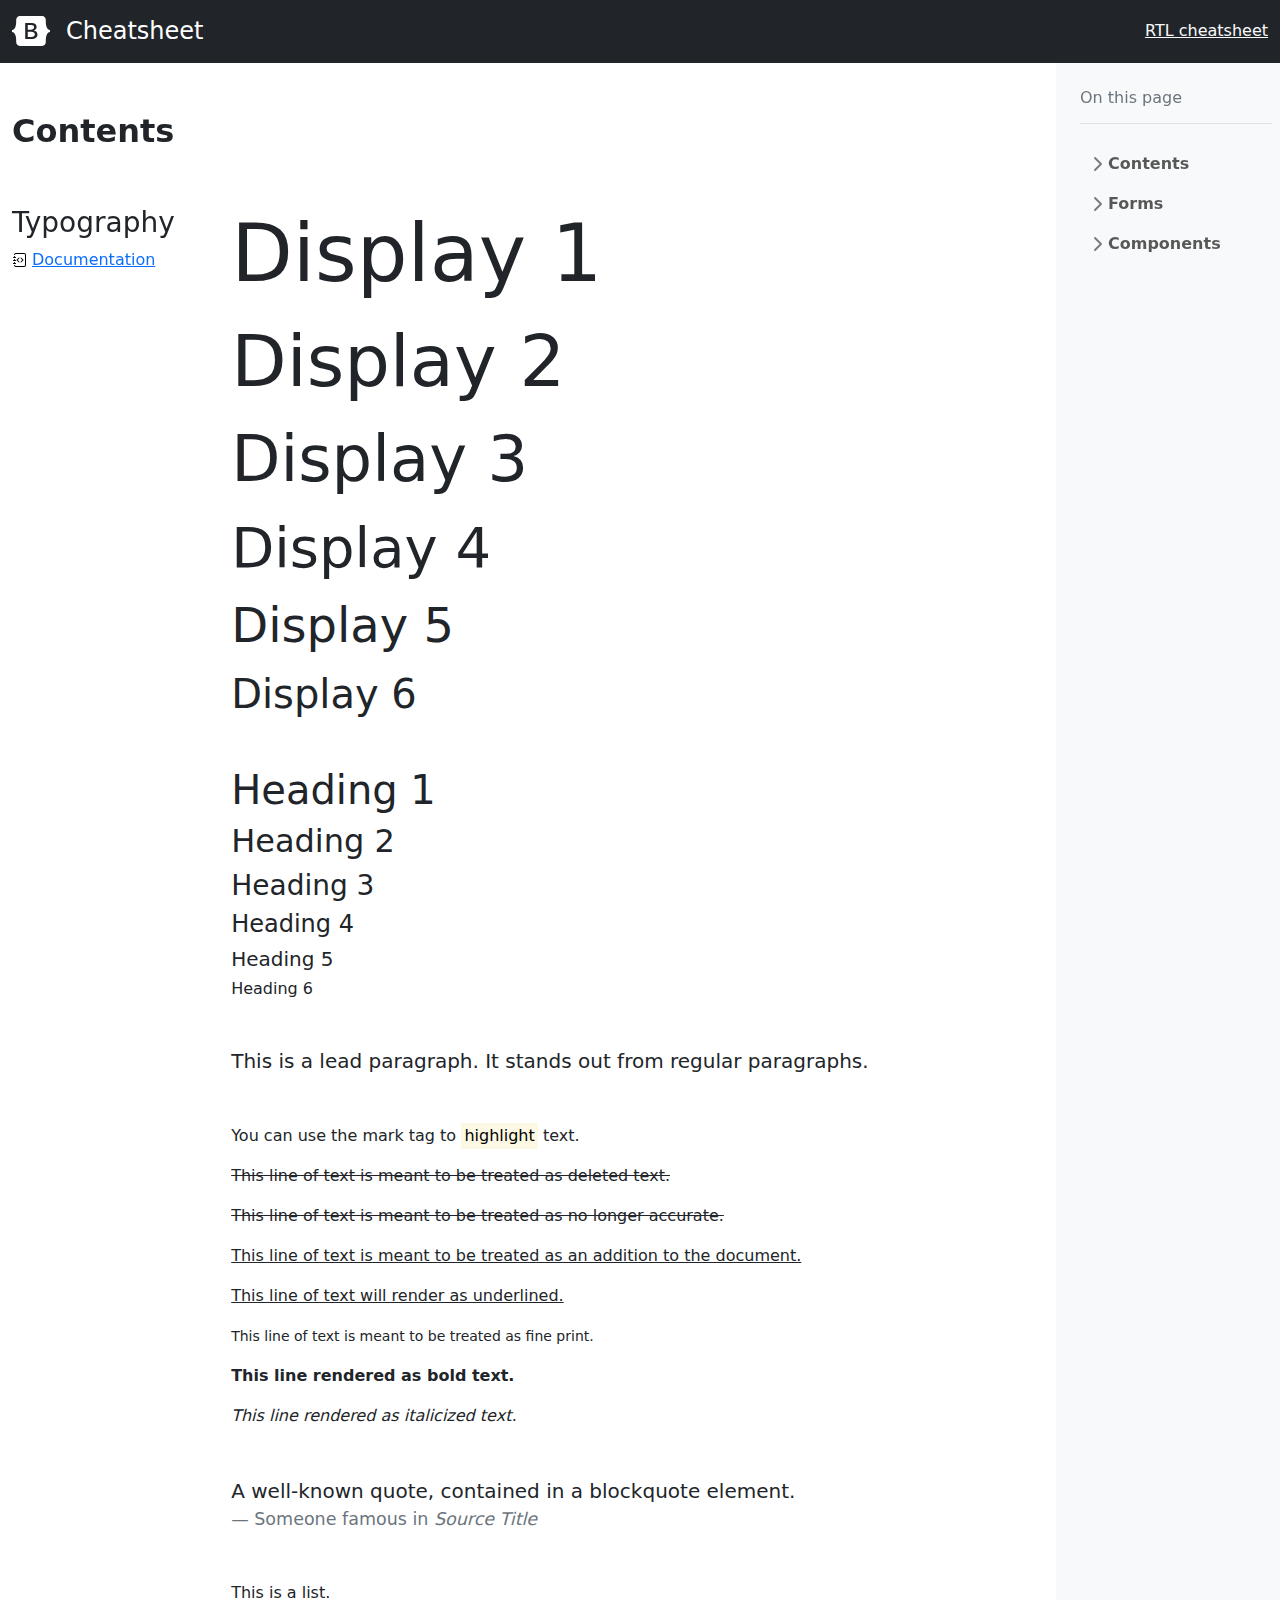
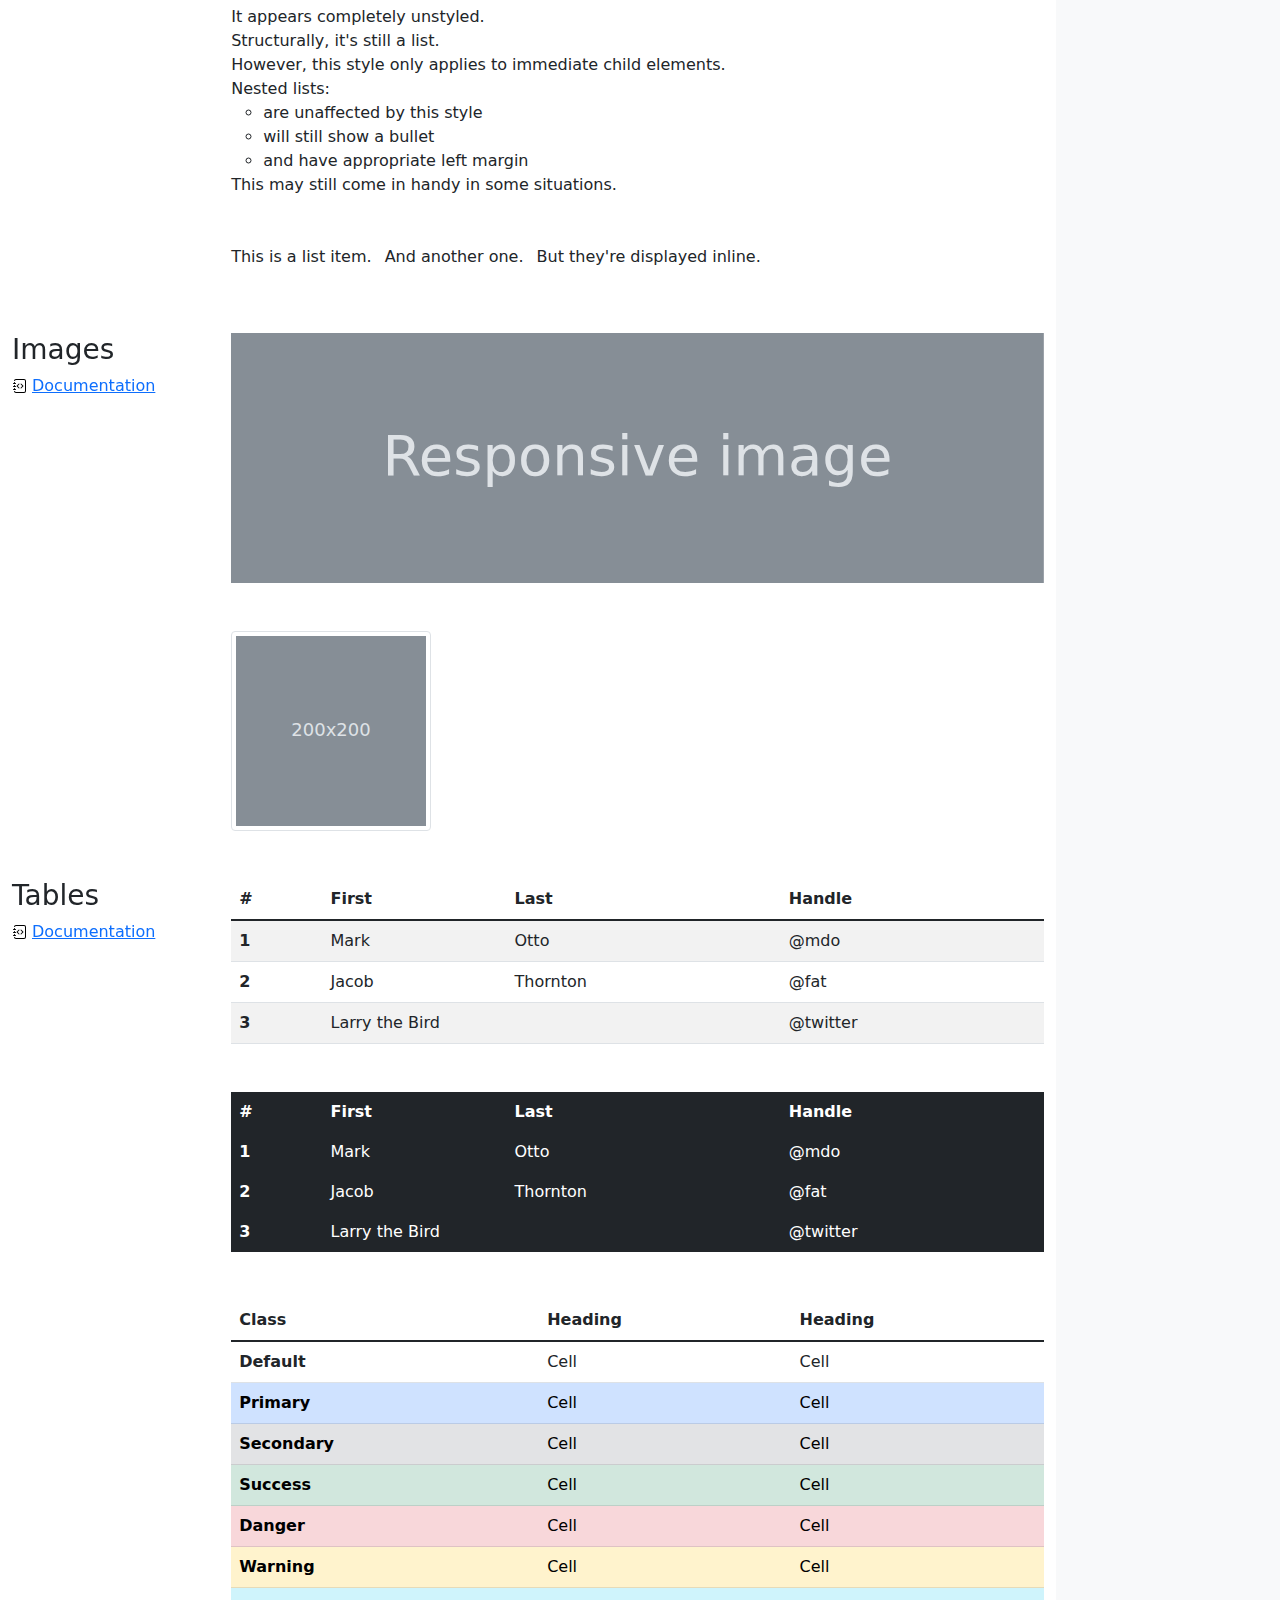
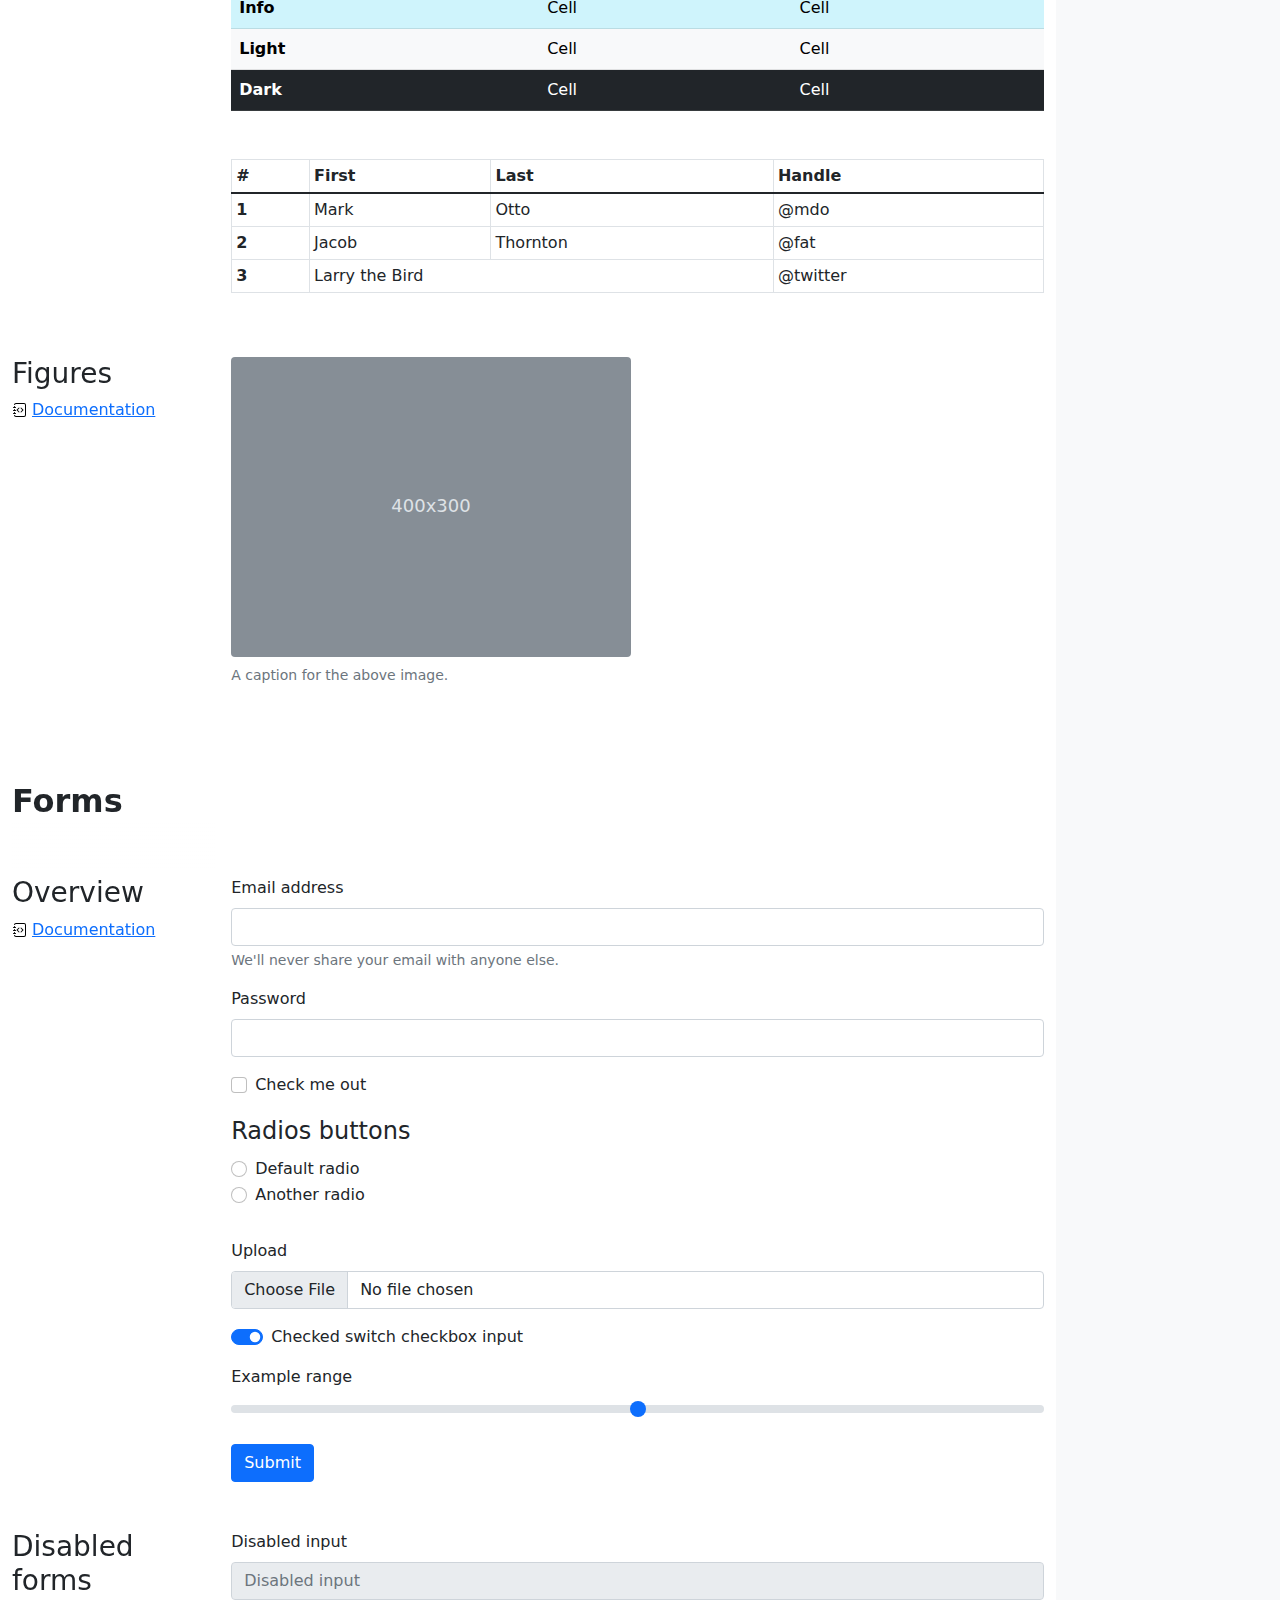
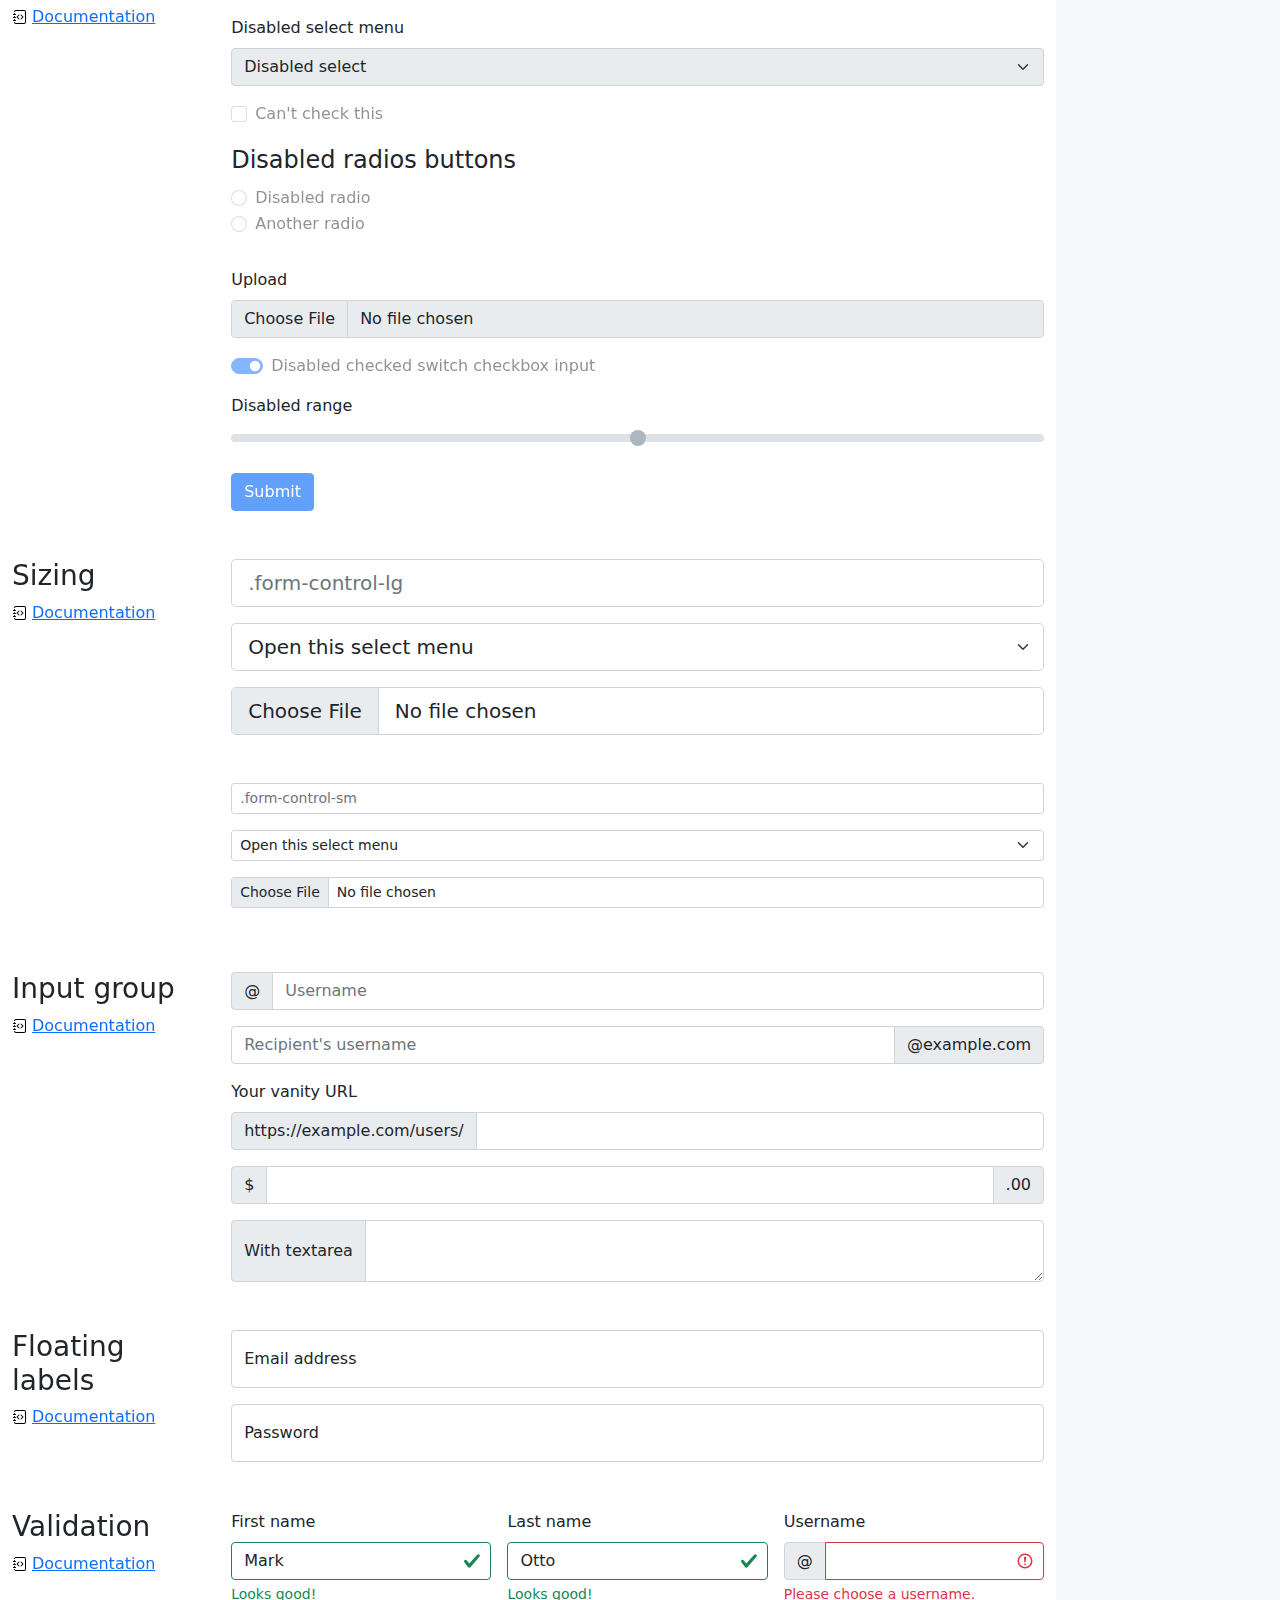
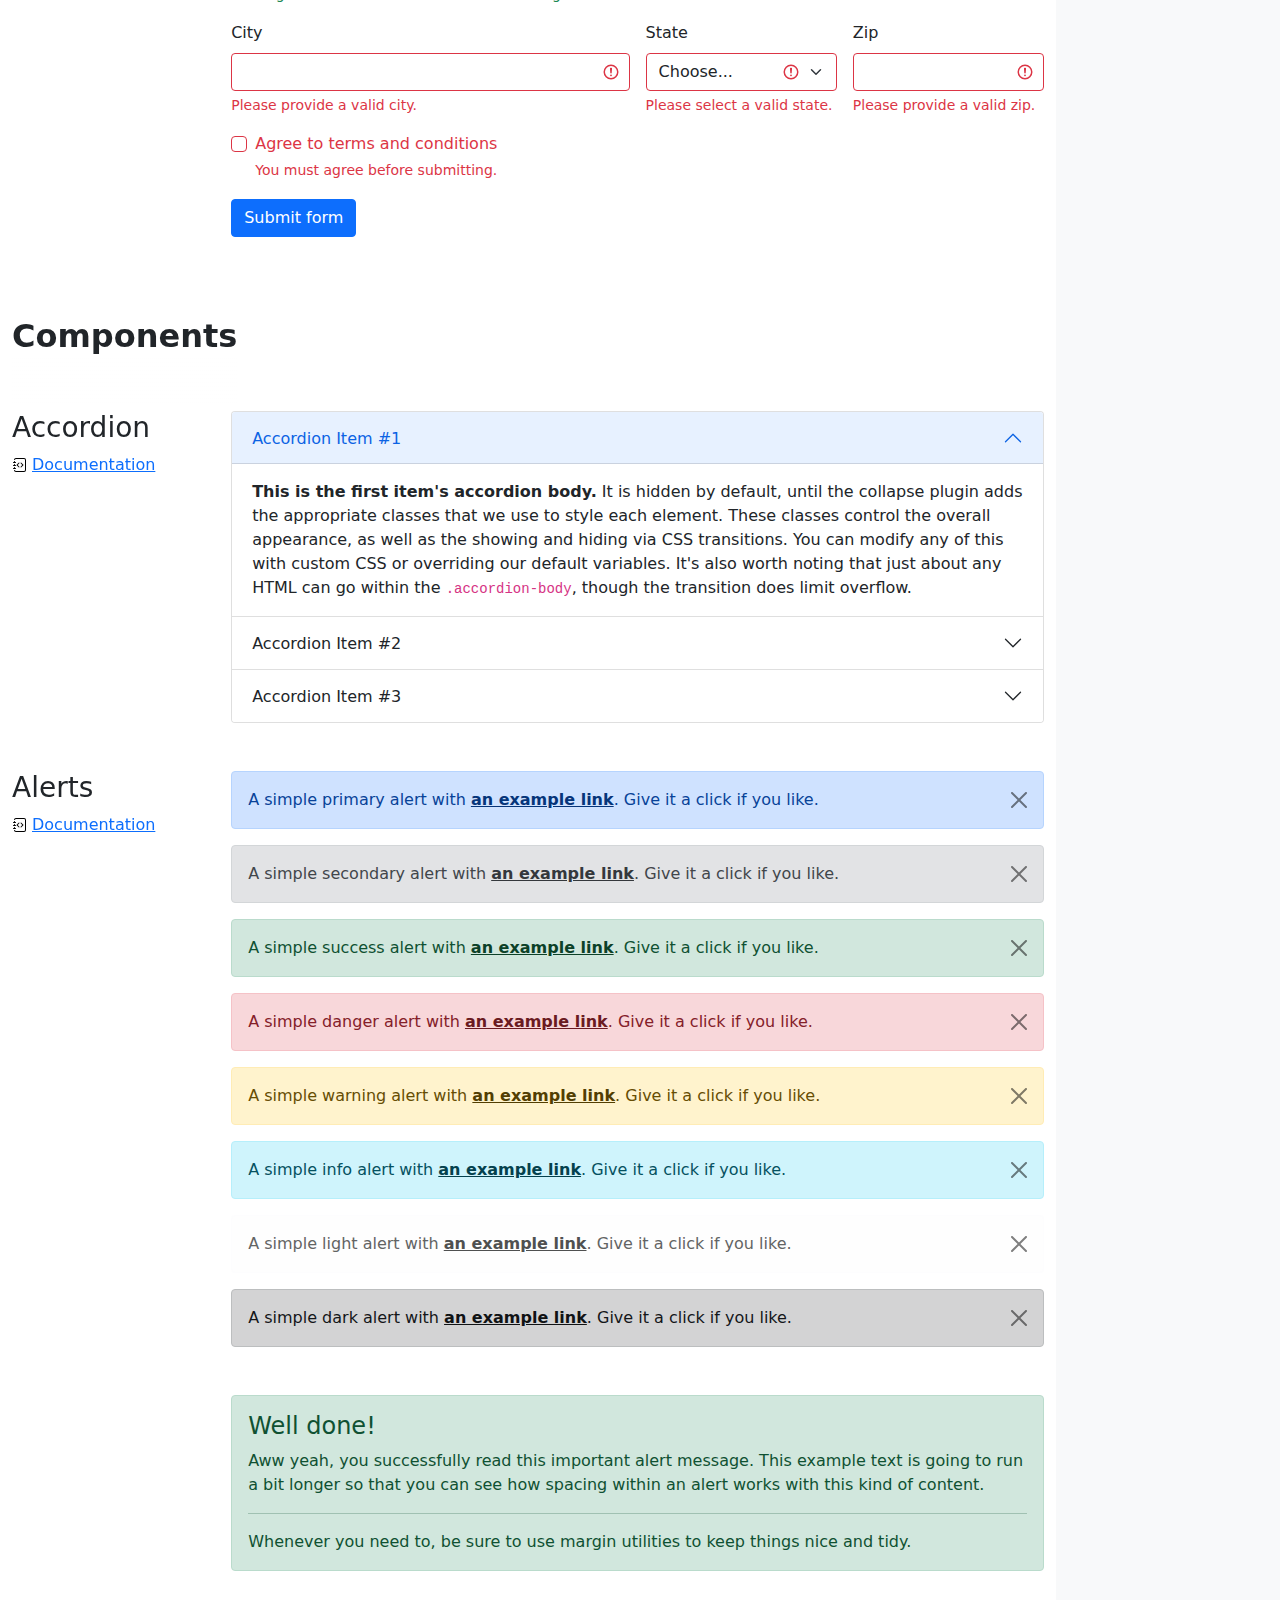
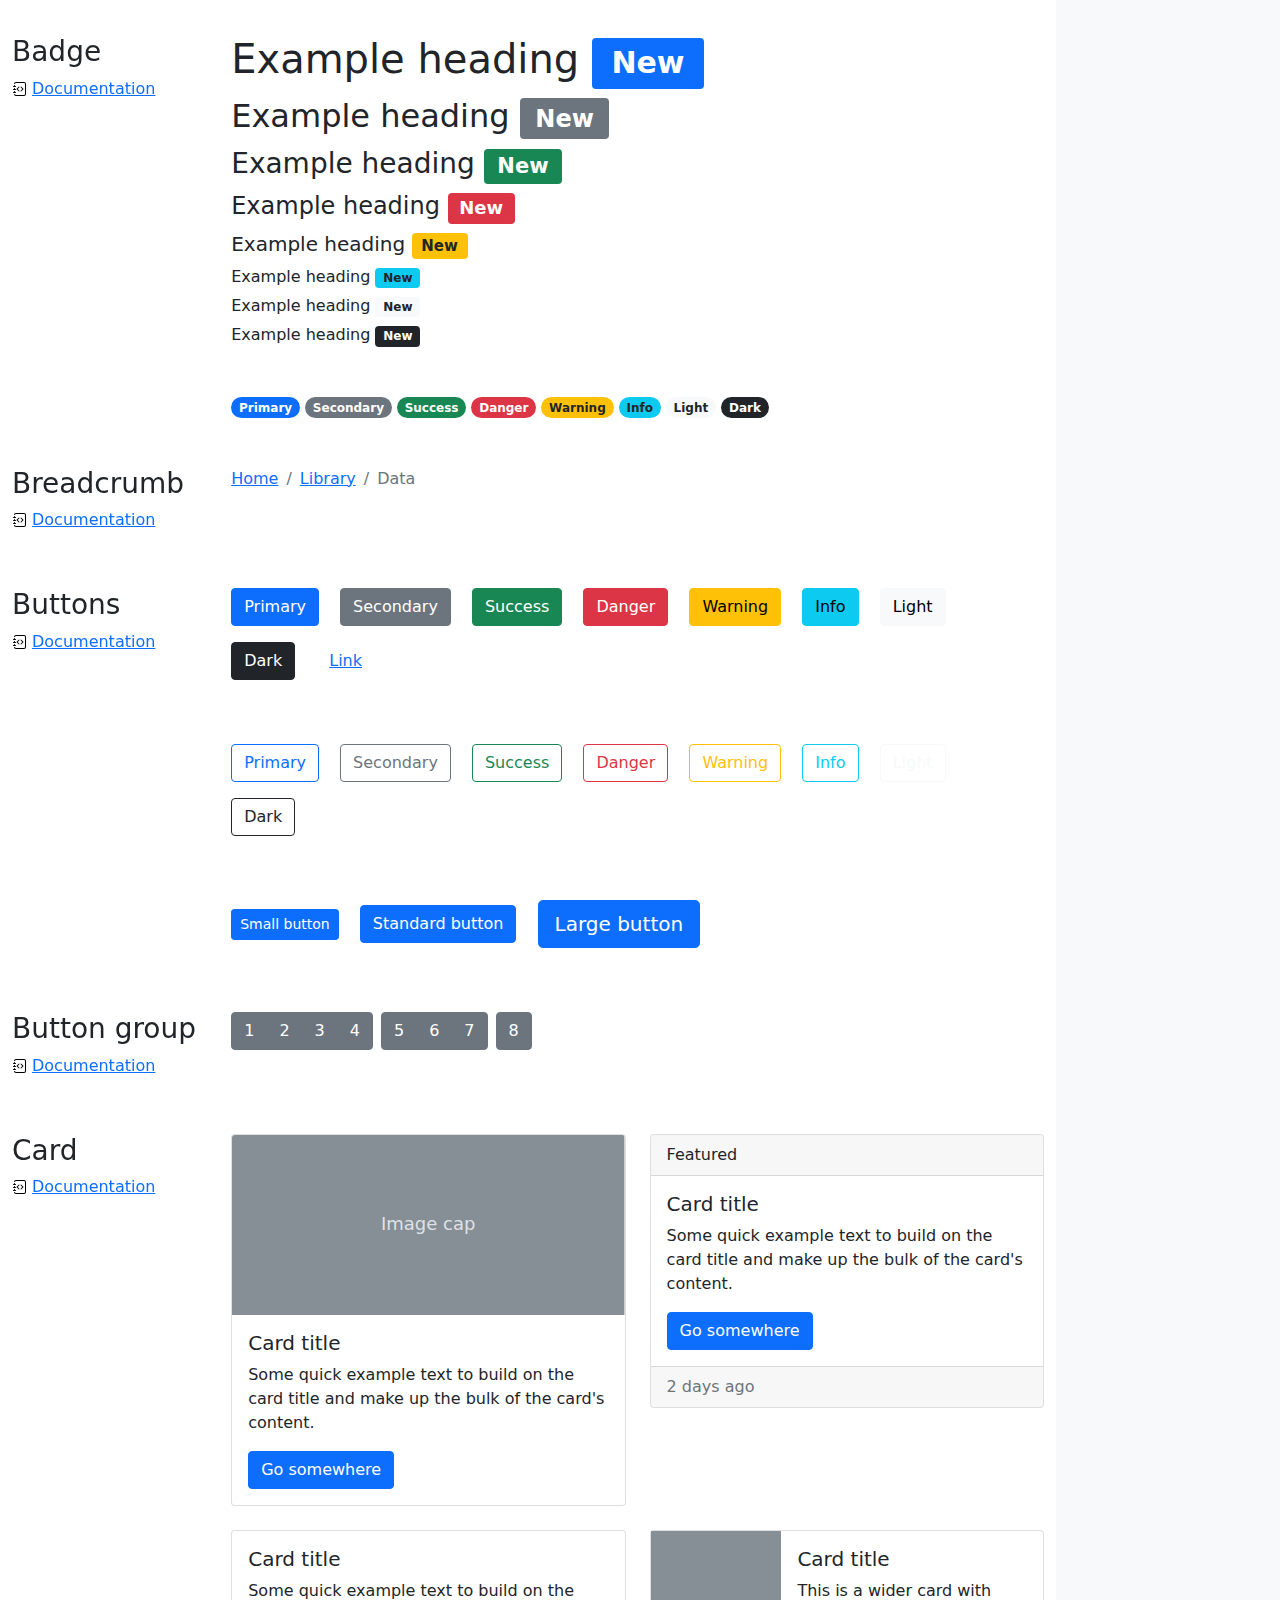
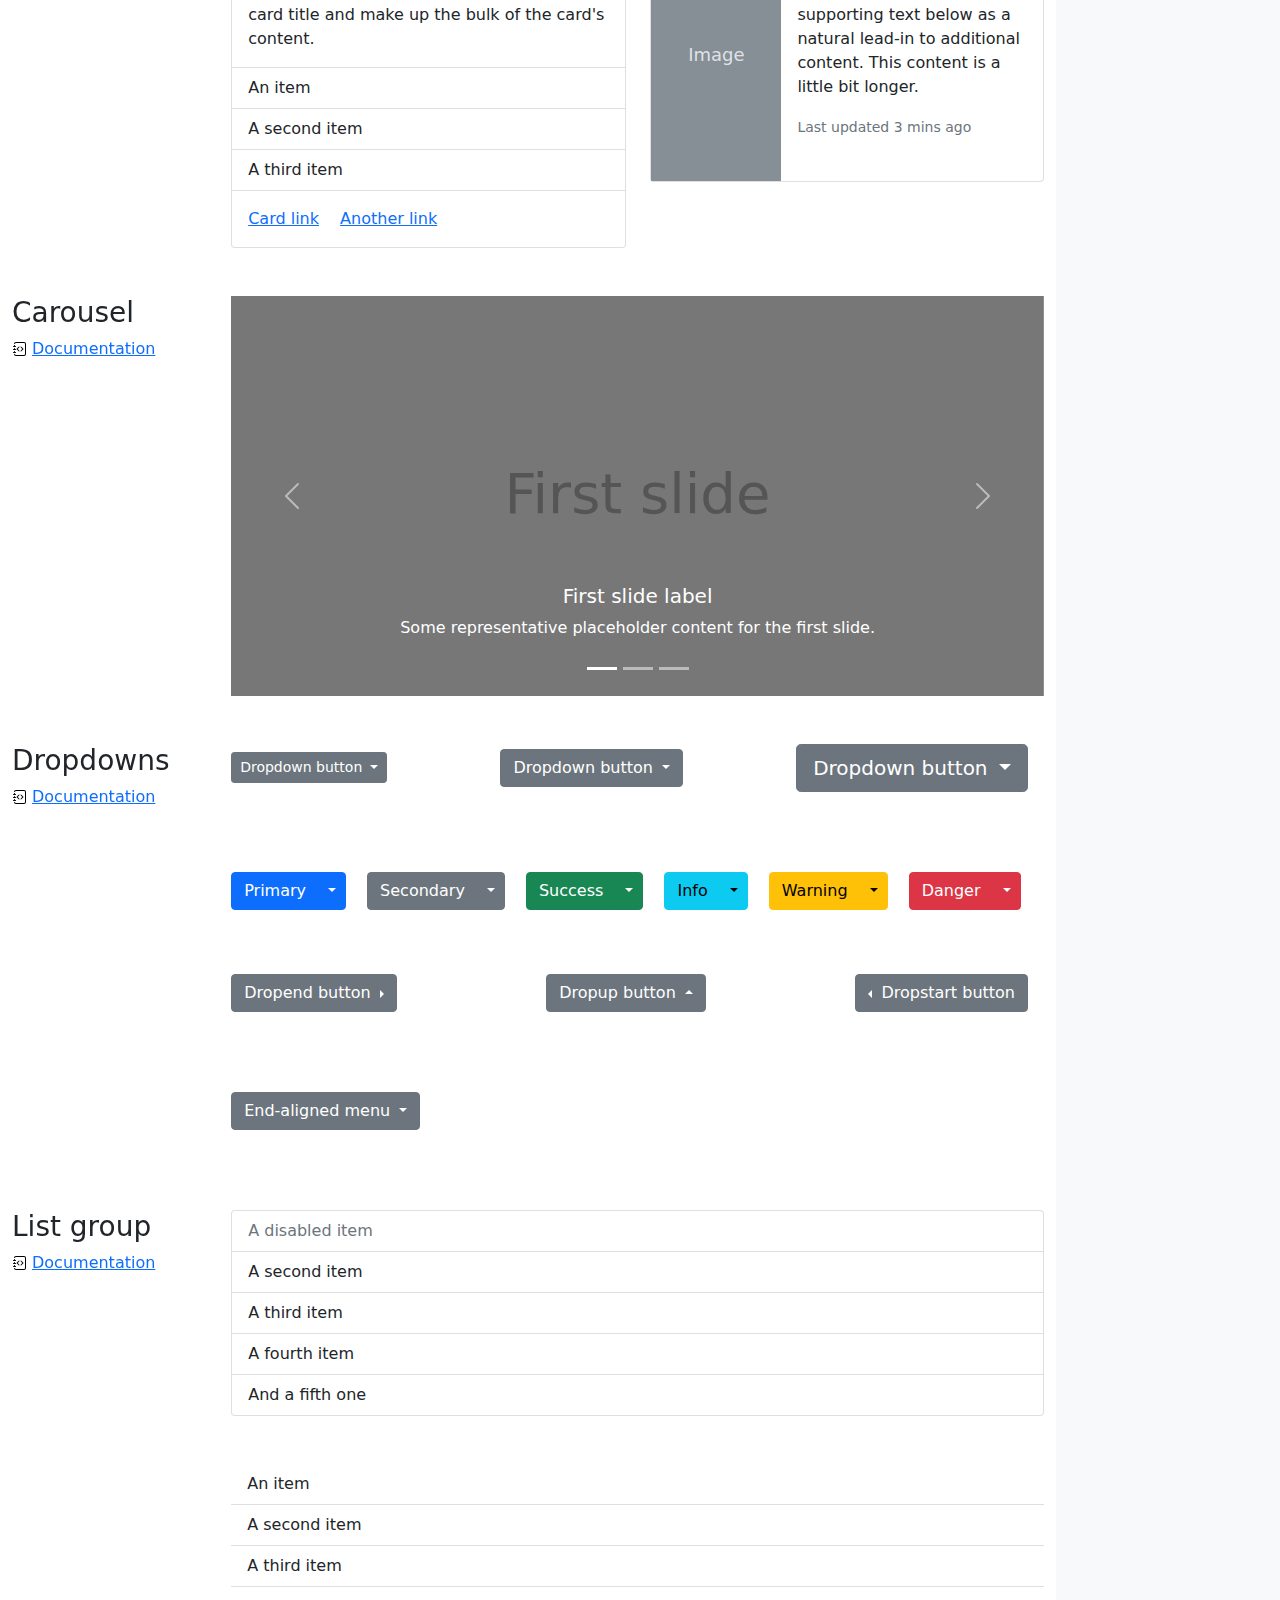
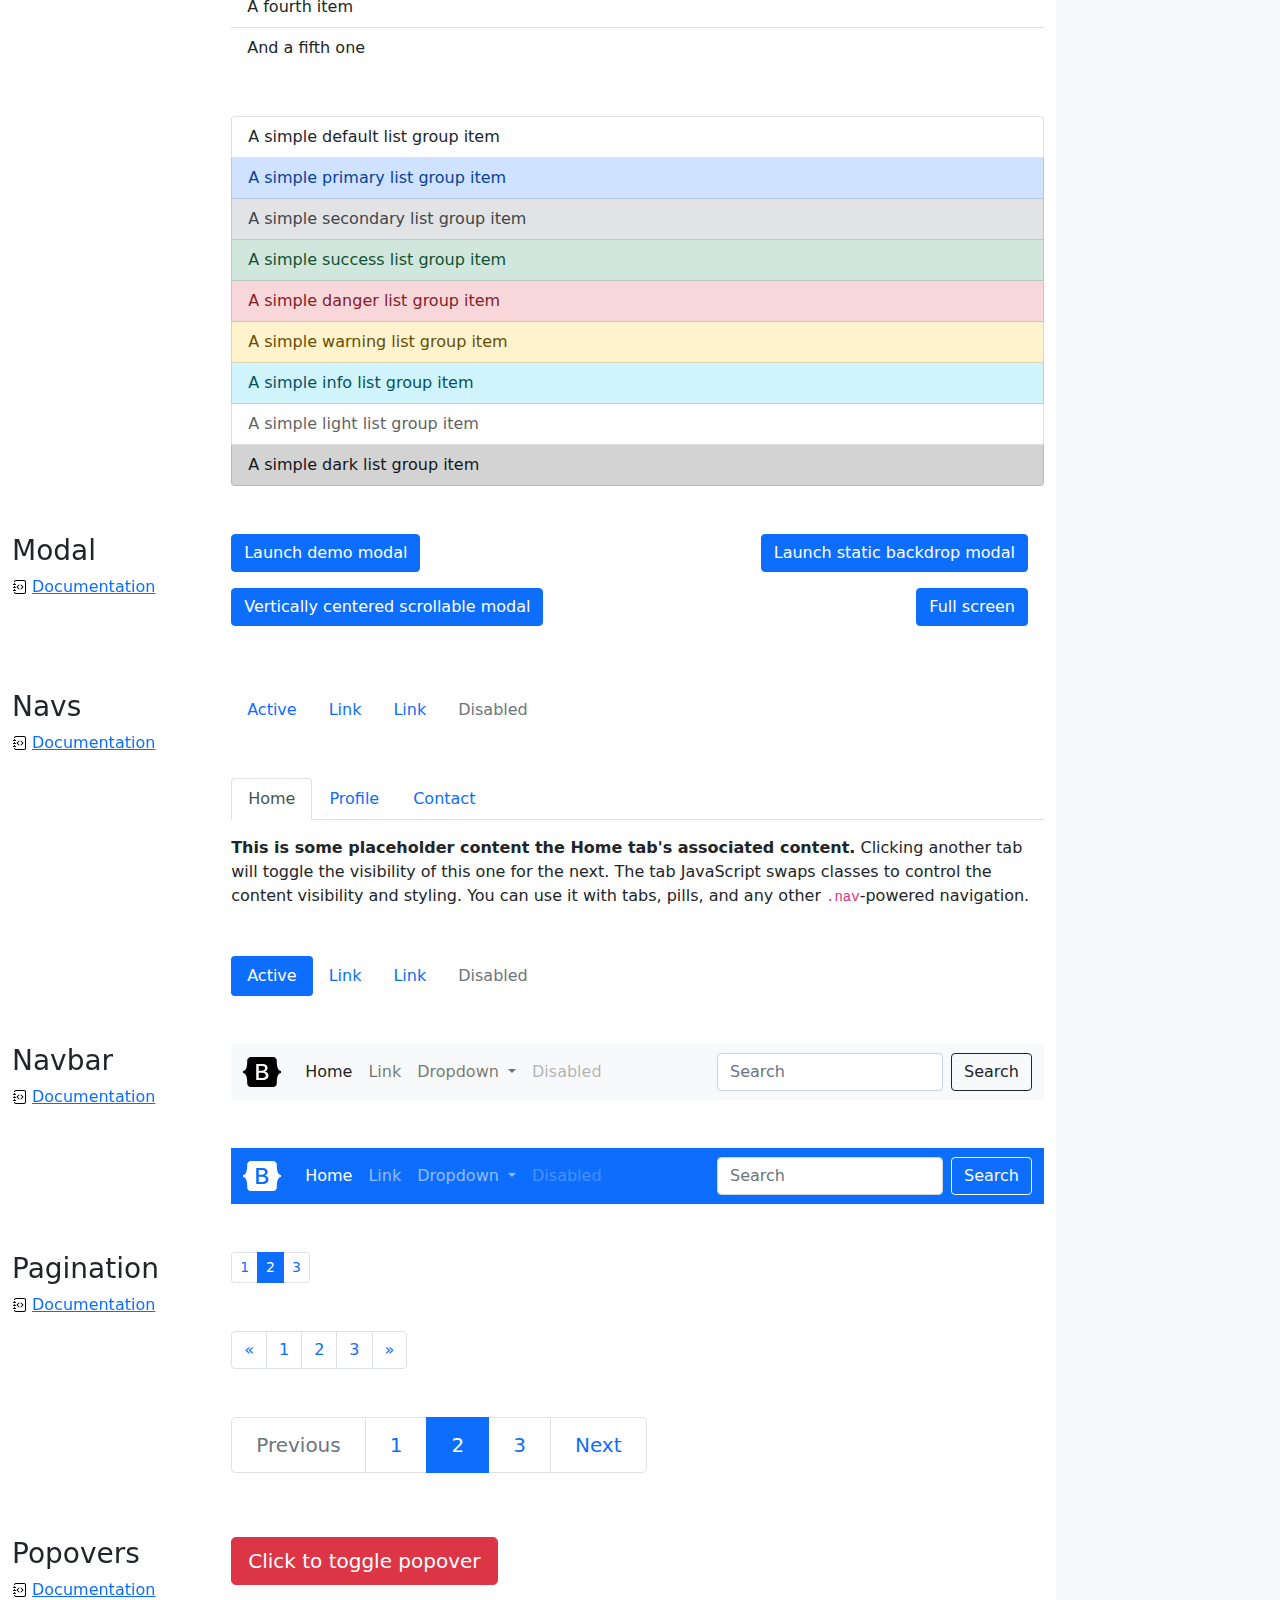
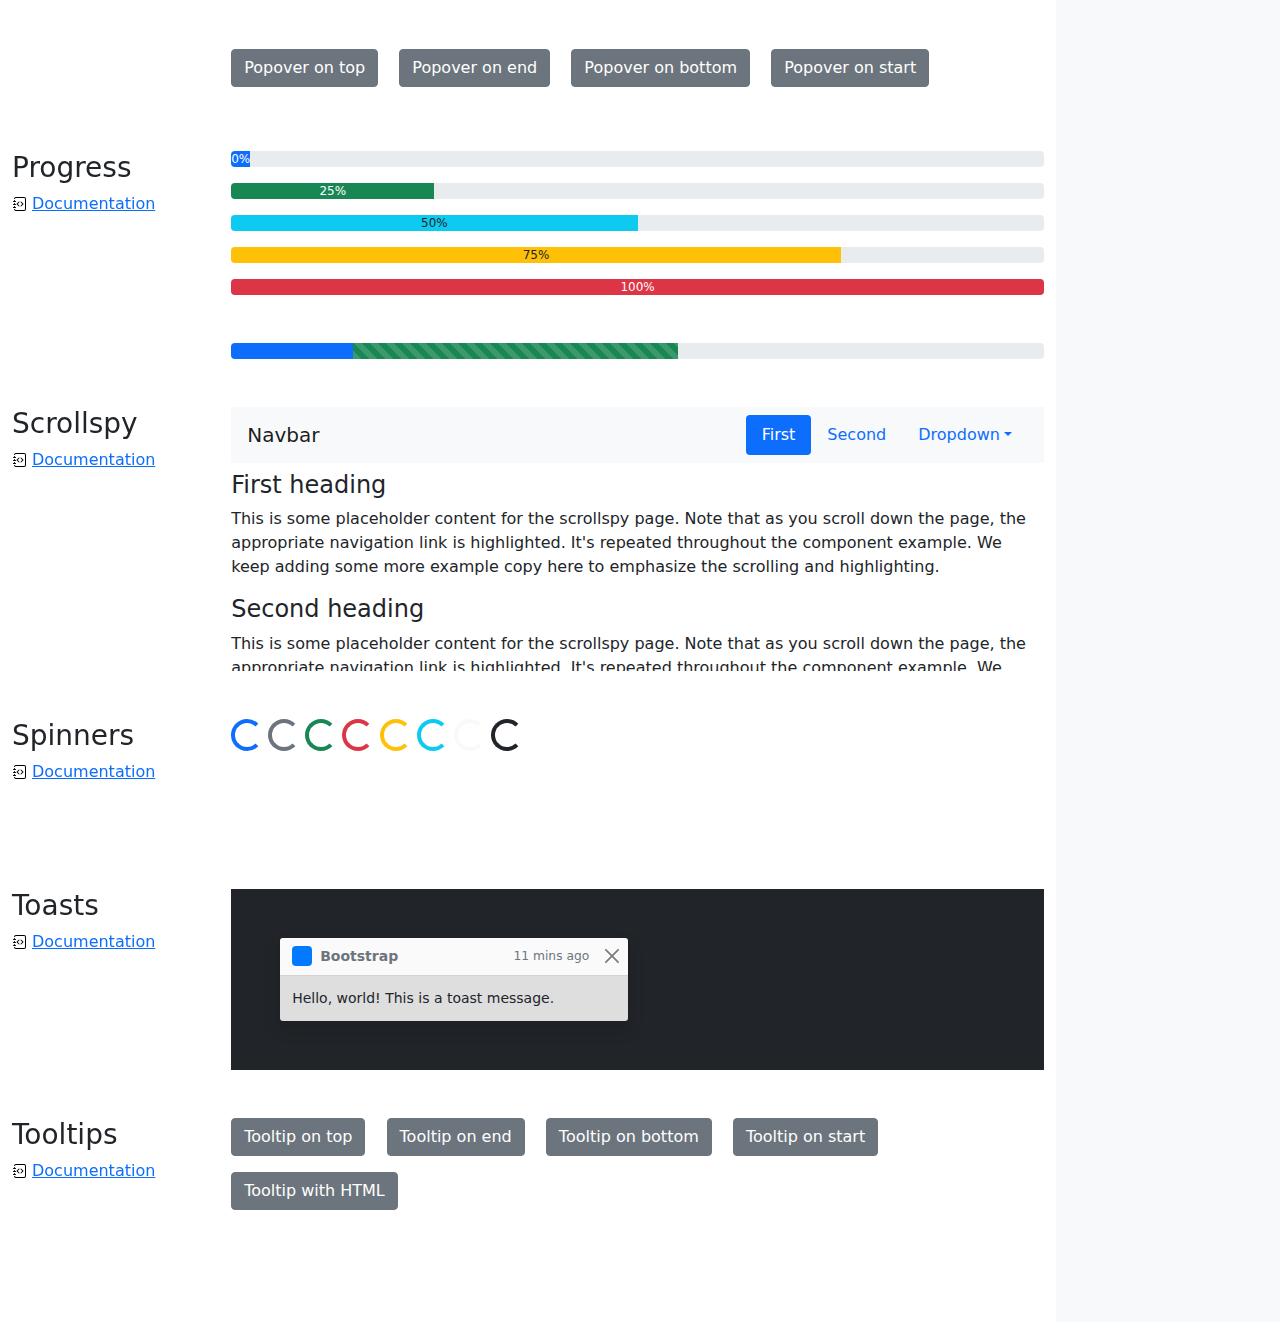
<file: bootstrap-examples/cheatsheet/index.html>
<!doctype html>
<html lang="en">
  <head>
    <meta charset="utf-8">
    <meta name="viewport" content="width=device-width, initial-scale=1">
    <meta name="description" content="">
    <meta name="author" content="Mark Otto, Jacob Thornton, and Bootstrap contributors">
    <meta name="generator" content="Hugo 0.88.1">
    <title>Cheatsheet · Bootstrap v5.1</title>

    <link rel="canonical" href="https://getbootstrap.com/docs/5.1/examples/cheatsheet/">

    

    <!-- Bootstrap core CSS -->
<link href="../assets/dist/css/bootstrap.min.css" rel="stylesheet">

    <style>
      .bd-placeholder-img {
        font-size: 1.125rem;
        text-anchor: middle;
        -webkit-user-select: none;
        -moz-user-select: none;
        user-select: none;
      }

      @media (min-width: 768px) {
        .bd-placeholder-img-lg {
          font-size: 3.5rem;
        }
      }
    </style>

    
    <!-- Custom styles for this template -->
    <link href="cheatsheet.css" rel="stylesheet">
  </head>
  <body class="bg-light">
    
<header class="bd-header bg-dark py-3 d-flex align-items-stretch border-bottom border-dark">
  <div class="container-fluid d-flex align-items-center">
    <h1 class="d-flex align-items-center fs-4 text-white mb-0">
      <img src="../assets/brand/bootstrap-logo-white.svg" width="38" height="30" class="me-3" alt="Bootstrap">
      Cheatsheet
    </h1>
    <a href="../examples/cheatsheet-rtl/" class="ms-auto link-light" hreflang="ar">RTL cheatsheet</a>
  </div>
</header>
<aside class="bd-aside sticky-xl-top text-muted align-self-start mb-3 mb-xl-5 px-2">
  <h2 class="h6 pt-4 pb-3 mb-4 border-bottom">On this page</h2>
  <nav class="small" id="toc">
    <ul class="list-unstyled">
      <li class="my-2">
        <button class="btn d-inline-flex align-items-center collapsed" data-bs-toggle="collapse" aria-expanded="false" data-bs-target="#contents-collapse" aria-controls="contents-collapse">Contents</button>
        <ul class="list-unstyled ps-3 collapse" id="contents-collapse">
          <li><a class="d-inline-flex align-items-center rounded" href="#typography">Typography</a></li>
          <li><a class="d-inline-flex align-items-center rounded" href="#images">Images</a></li>
          <li><a class="d-inline-flex align-items-center rounded" href="#tables">Tables</a></li>
          <li><a class="d-inline-flex align-items-center rounded" href="#figures">Figures</a></li>
        </ul>
      </li>
      <li class="my-2">
        <button class="btn d-inline-flex align-items-center collapsed" data-bs-toggle="collapse" aria-expanded="false" data-bs-target="#forms-collapse" aria-controls="forms-collapse">Forms</button>
        <ul class="list-unstyled ps-3 collapse" id="forms-collapse">
          <li><a class="d-inline-flex align-items-center rounded" href="#overview">Overview</a></li>
          <li><a class="d-inline-flex align-items-center rounded" href="#disabled-forms">Disabled forms</a></li>
          <li><a class="d-inline-flex align-items-center rounded" href="#sizing">Sizing</a></li>
          <li><a class="d-inline-flex align-items-center rounded" href="#input-group">Input group</a></li>
          <li><a class="d-inline-flex align-items-center rounded" href="#floating-labels">Floating labels</a></li>
          <li><a class="d-inline-flex align-items-center rounded" href="#validation">Validation</a></li>
        </ul>
      </li>
      <li class="my-2">
        <button class="btn d-inline-flex align-items-center collapsed" data-bs-toggle="collapse" aria-expanded="false" data-bs-target="#components-collapse" aria-controls="components-collapse">Components</button>
        <ul class="list-unstyled ps-3 collapse" id="components-collapse">
          <li><a class="d-inline-flex align-items-center rounded" href="#accordion">Accordion</a></li>
          <li><a class="d-inline-flex align-items-center rounded" href="#alerts">Alerts</a></li>
          <li><a class="d-inline-flex align-items-center rounded" href="#badge">Badge</a></li>
          <li><a class="d-inline-flex align-items-center rounded" href="#breadcrumb">Breadcrumb</a></li>
          <li><a class="d-inline-flex align-items-center rounded" href="#buttons">Buttons</a></li>
          <li><a class="d-inline-flex align-items-center rounded" href="#button-group">Button group</a></li>
          <li><a class="d-inline-flex align-items-center rounded" href="#card">Card</a></li>
          <li><a class="d-inline-flex align-items-center rounded" href="#carousel">Carousel</a></li>
          <li><a class="d-inline-flex align-items-center rounded" href="#dropdowns">Dropdowns</a></li>
          <li><a class="d-inline-flex align-items-center rounded" href="#list-group">List group</a></li>
          <li><a class="d-inline-flex align-items-center rounded" href="#modal">Modal</a></li>
          <li><a class="d-inline-flex align-items-center rounded" href="#navs">Navs</a></li>
          <li><a class="d-inline-flex align-items-center rounded" href="#navbar">Navbar</a></li>
          <li><a class="d-inline-flex align-items-center rounded" href="#pagination">Pagination</a></li>
          <li><a class="d-inline-flex align-items-center rounded" href="#popovers">Popovers</a></li>
          <li><a class="d-inline-flex align-items-center rounded" href="#progress">Progress</a></li>
          <li><a class="d-inline-flex align-items-center rounded" href="#scrollspy">Scrollspy</a></li>
          <li><a class="d-inline-flex align-items-center rounded" href="#spinners">Spinners</a></li>
          <li><a class="d-inline-flex align-items-center rounded" href="#toasts">Toasts</a></li>
          <li><a class="d-inline-flex align-items-center rounded" href="#tooltips">Tooltips</a></li>
        </ul>
      </li>
    </ul>
  </nav>
</aside>
<div class="bd-cheatsheet container-fluid bg-body">
  <section id="content">
    <h2 class="sticky-xl-top fw-bold pt-3 pt-xl-5 pb-2 pb-xl-3">Contents</h2>

    <article class="my-3" id="typography">
      <div class="bd-heading sticky-xl-top align-self-start mt-5 mb-3 mt-xl-0 mb-xl-2">
        <h3>Typography</h3>
        <a class="d-flex align-items-center" href="../content/typography/">Documentation</a>
      </div>

      <div>
        <div class="bd-example">
        <p class="display-1">Display 1</p>
        <p class="display-2">Display 2</p>
        <p class="display-3">Display 3</p>
        <p class="display-4">Display 4</p>
        <p class="display-5">Display 5</p>
        <p class="display-6">Display 6</p>
        </div>

        <div class="bd-example">
        <p class="h1">Heading 1</p>
        <p class="h2">Heading 2</p>
        <p class="h3">Heading 3</p>
        <p class="h4">Heading 4</p>
        <p class="h5">Heading 5</p>
        <p class="h6">Heading 6</p>
        </div>

        <div class="bd-example">
        <p class="lead">
          This is a lead paragraph. It stands out from regular paragraphs.
        </p>
        </div>

        <div class="bd-example">
        <p>You can use the mark tag to <mark>highlight</mark> text.</p>
        <p><del>This line of text is meant to be treated as deleted text.</del></p>
        <p><s>This line of text is meant to be treated as no longer accurate.</s></p>
        <p><ins>This line of text is meant to be treated as an addition to the document.</ins></p>
        <p><u>This line of text will render as underlined.</u></p>
        <p><small>This line of text is meant to be treated as fine print.</small></p>
        <p><strong>This line rendered as bold text.</strong></p>
        <p><em>This line rendered as italicized text.</em></p>
        </div>

        <div class="bd-example">
        <blockquote class="blockquote">
          <p>A well-known quote, contained in a blockquote element.</p>
          <footer class="blockquote-footer">Someone famous in <cite title="Source Title">Source Title</cite></footer>
        </blockquote>
        </div>

        <div class="bd-example">
        <ul class="list-unstyled">
          <li>This is a list.</li>
          <li>It appears completely unstyled.</li>
          <li>Structurally, it's still a list.</li>
          <li>However, this style only applies to immediate child elements.</li>
          <li>Nested lists:
            <ul>
              <li>are unaffected by this style</li>
              <li>will still show a bullet</li>
              <li>and have appropriate left margin</li>
            </ul>
          </li>
          <li>This may still come in handy in some situations.</li>
        </ul>
        </div>

        <div class="bd-example">
        <ul class="list-inline">
          <li class="list-inline-item">This is a list item.</li>
          <li class="list-inline-item">And another one.</li>
          <li class="list-inline-item">But they're displayed inline.</li>
        </ul>
        </div>
      </div>
    </article>
    <article class="my-3" id="images">
      <div class="bd-heading sticky-xl-top align-self-start mt-5 mb-3 mt-xl-0 mb-xl-2">
        <h3>Images</h3>
        <a class="d-flex align-items-center" href="../content/images/">Documentation</a>
      </div>

      <div>
        <div class="bd-example">
        <svg class="bd-placeholder-img bd-placeholder-img-lg img-fluid" width="100%" height="250" xmlns="http://www.w3.org/2000/svg" role="img" aria-label="Placeholder: Responsive image" preserveAspectRatio="xMidYMid slice" focusable="false"><title>Placeholder</title><rect width="100%" height="100%" fill="#868e96"/><text x="50%" y="50%" fill="#dee2e6" dy=".3em">Responsive image</text></svg>

        </div>

        <div class="bd-example">
        <svg class="bd-placeholder-img img-thumbnail" width="200" height="200" xmlns="http://www.w3.org/2000/svg" role="img" aria-label="A generic square placeholder image with a white border around it, making it resemble a photograph taken with an old instant camera: 200x200" preserveAspectRatio="xMidYMid slice" focusable="false"><title>A generic square placeholder image with a white border around it, making it resemble a photograph taken with an old instant camera</title><rect width="100%" height="100%" fill="#868e96"/><text x="50%" y="50%" fill="#dee2e6" dy=".3em">200x200</text></svg>

        </div>
      </div>
    </article>
    <article class="my-3" id="tables">
      <div class="bd-heading sticky-xl-top align-self-start mt-5 mb-3 mt-xl-0 mb-xl-2">
        <h3>Tables</h3>
        <a class="d-flex align-items-center" href="../content/tables/">Documentation</a>
      </div>

      <div>
        <div class="bd-example">
        <table class="table table-striped">
          <thead>
          <tr>
            <th scope="col">#</th>
            <th scope="col">First</th>
            <th scope="col">Last</th>
            <th scope="col">Handle</th>
          </tr>
          </thead>
          <tbody>
          <tr>
            <th scope="row">1</th>
            <td>Mark</td>
            <td>Otto</td>
            <td>@mdo</td>
          </tr>
          <tr>
            <th scope="row">2</th>
            <td>Jacob</td>
            <td>Thornton</td>
            <td>@fat</td>
          </tr>
          <tr>
            <th scope="row">3</th>
            <td colspan="2">Larry the Bird</td>
            <td>@twitter</td>
          </tr>
          </tbody>
        </table>
        </div>

        <div class="bd-example">
        <table class="table table-dark table-borderless">
          <thead>
          <tr>
            <th scope="col">#</th>
            <th scope="col">First</th>
            <th scope="col">Last</th>
            <th scope="col">Handle</th>
          </tr>
          </thead>
          <tbody>
          <tr>
            <th scope="row">1</th>
            <td>Mark</td>
            <td>Otto</td>
            <td>@mdo</td>
          </tr>
          <tr>
            <th scope="row">2</th>
            <td>Jacob</td>
            <td>Thornton</td>
            <td>@fat</td>
          </tr>
          <tr>
            <th scope="row">3</th>
            <td colspan="2">Larry the Bird</td>
            <td>@twitter</td>
          </tr>
          </tbody>
        </table>
        </div>

        <div class="bd-example">
        <table class="table table-hover">
          <thead>
          <tr>
            <th scope="col">Class</th>
            <th scope="col">Heading</th>
            <th scope="col">Heading</th>
          </tr>
          </thead>
          <tbody>
          <tr>
            <th scope="row">Default</th>
            <td>Cell</td>
            <td>Cell</td>
          </tr>
          
          <tr class="table-primary">
            <th scope="row">Primary</th>
            <td>Cell</td>
            <td>Cell</td>
          </tr>
          <tr class="table-secondary">
            <th scope="row">Secondary</th>
            <td>Cell</td>
            <td>Cell</td>
          </tr>
          <tr class="table-success">
            <th scope="row">Success</th>
            <td>Cell</td>
            <td>Cell</td>
          </tr>
          <tr class="table-danger">
            <th scope="row">Danger</th>
            <td>Cell</td>
            <td>Cell</td>
          </tr>
          <tr class="table-warning">
            <th scope="row">Warning</th>
            <td>Cell</td>
            <td>Cell</td>
          </tr>
          <tr class="table-info">
            <th scope="row">Info</th>
            <td>Cell</td>
            <td>Cell</td>
          </tr>
          <tr class="table-light">
            <th scope="row">Light</th>
            <td>Cell</td>
            <td>Cell</td>
          </tr>
          <tr class="table-dark">
            <th scope="row">Dark</th>
            <td>Cell</td>
            <td>Cell</td>
          </tr>
          </tbody>
        </table>
        </div>

        <div class="bd-example">
        <table class="table table-sm table-bordered">
          <thead>
          <tr>
            <th scope="col">#</th>
            <th scope="col">First</th>
            <th scope="col">Last</th>
            <th scope="col">Handle</th>
          </tr>
          </thead>
          <tbody>
          <tr>
            <th scope="row">1</th>
            <td>Mark</td>
            <td>Otto</td>
            <td>@mdo</td>
          </tr>
          <tr>
            <th scope="row">2</th>
            <td>Jacob</td>
            <td>Thornton</td>
            <td>@fat</td>
          </tr>
          <tr>
            <th scope="row">3</th>
            <td colspan="2">Larry the Bird</td>
            <td>@twitter</td>
          </tr>
          </tbody>
        </table>
        </div>
      </div>
    </article>
    <article class="my-3" id="figures">
      <div class="bd-heading sticky-xl-top align-self-start mt-5 mb-3 mt-xl-0 mb-xl-2">
        <h3>Figures</h3>
        <a class="d-flex align-items-center" href="../content/figures/">Documentation</a>
      </div>

      <div>
        <div class="bd-example">
        <figure class="figure">
          <svg class="bd-placeholder-img figure-img img-fluid rounded" width="400" height="300" xmlns="http://www.w3.org/2000/svg" role="img" aria-label="Placeholder: 400x300" preserveAspectRatio="xMidYMid slice" focusable="false"><title>Placeholder</title><rect width="100%" height="100%" fill="#868e96"/><text x="50%" y="50%" fill="#dee2e6" dy=".3em">400x300</text></svg>

          <figcaption class="figure-caption">A caption for the above image.</figcaption>
        </figure>
        </div>
      </div>
    </article>
  </section>

  <section id="forms">
    <h2 class="sticky-xl-top fw-bold pt-3 pt-xl-5 pb-2 pb-xl-3">Forms</h2>

    <article class="my-3" id="overview">
      <div class="bd-heading sticky-xl-top align-self-start mt-5 mb-3 mt-xl-0 mb-xl-2">
        <h3>Overview</h3>
        <a class="d-flex align-items-center" href="../forms/overview/">Documentation</a>
      </div>

      <div>
        <div class="bd-example">
        <form>
          <div class="mb-3">
            <label for="exampleInputEmail1" class="form-label">Email address</label>
            <input type="email" class="form-control" id="exampleInputEmail1" aria-describedby="emailHelp">
            <div id="emailHelp" class="form-text">We'll never share your email with anyone else.</div>
          </div>
          <div class="mb-3">
            <label for="exampleInputPassword1" class="form-label">Password</label>
            <input type="password" class="form-control" id="exampleInputPassword1">
          </div>
          <div class="mb-3 form-check">
            <input type="checkbox" class="form-check-input" id="exampleCheck1">
            <label class="form-check-label" for="exampleCheck1">Check me out</label>
          </div>
          <fieldset class="mb-3">
            <legend>Radios buttons</legend>
            <div class="form-check">
              <input type="radio" name="radios" class="form-check-input" id="exampleRadio1">
              <label class="form-check-label" for="exampleRadio1">Default radio</label>
            </div>
            <div class="mb-3 form-check">
              <input type="radio" name="radios" class="form-check-input" id="exampleRadio2">
              <label class="form-check-label" for="exampleRadio2">Another radio</label>
            </div>
          </fieldset>
          <div class="mb-3">
            <label class="form-label" for="customFile">Upload</label>
            <input type="file" class="form-control" id="customFile">
          </div>
          <div class="mb-3 form-check form-switch">
            <input class="form-check-input" type="checkbox" role="switch" id="flexSwitchCheckChecked" checked>
            <label class="form-check-label" for="flexSwitchCheckChecked">Checked switch checkbox input</label>
          </div>
          <div class="mb-3">
            <label for="customRange3" class="form-label">Example range</label>
            <input type="range" class="form-range" min="0" max="5" step="0.5" id="customRange3">
          </div>
          <button type="submit" class="btn btn-primary">Submit</button>
        </form>
        </div>
      </div>
    </article>
    <article class="my-3" id="disabled-forms">
      <div class="bd-heading sticky-xl-top align-self-start mt-5 mb-3 mt-xl-0 mb-xl-2">
        <h3>Disabled forms</h3>
        <a class="d-flex align-items-center" href="../forms/overview/#disabled-forms">Documentation</a>
      </div>

      <div>
        <div class="bd-example">
        <form>
          <fieldset disabled aria-label="Disabled fieldset example">
            <div class="mb-3">
              <label for="disabledTextInput" class="form-label">Disabled input</label>
              <input type="text" id="disabledTextInput" class="form-control" placeholder="Disabled input">
            </div>
            <div class="mb-3">
              <label for="disabledSelect" class="form-label">Disabled select menu</label>
              <select id="disabledSelect" class="form-select">
                <option>Disabled select</option>
              </select>
            </div>
            <div class="mb-3">
              <div class="form-check">
                <input class="form-check-input" type="checkbox" id="disabledFieldsetCheck" disabled>
                <label class="form-check-label" for="disabledFieldsetCheck">
                  Can't check this
                </label>
              </div>
            </div>
            <fieldset class="mb-3">
              <legend>Disabled radios buttons</legend>
              <div class="form-check">
                <input type="radio" name="radios" class="form-check-input" id="disabledRadio1" disabled>
                <label class="form-check-label" for="disabledRadio1">Disabled radio</label>
              </div>
              <div class="mb-3 form-check">
                <input type="radio" name="radios" class="form-check-input" id="disabledRadio2" disabled>
                <label class="form-check-label" for="disabledRadio2">Another radio</label>
              </div>
            </fieldset>
            <div class="mb-3">
              <label class="form-label" for="disabledCustomFile">Upload</label>
              <input type="file" class="form-control" id="disabledCustomFile" disabled>
            </div>
            <div class="mb-3 form-check form-switch">
              <input class="form-check-input" type="checkbox" role="switch" id="disabledSwitchCheckChecked" checked disabled>
              <label class="form-check-label" for="disabledSwitchCheckChecked">Disabled checked switch checkbox input</label>
            </div>
            <div class="mb-3">
              <label for="disabledRange" class="form-label">Disabled range</label>
              <input type="range" class="form-range" min="0" max="5" step="0.5" id="disabledRange">
            </div>
            <button type="submit" class="btn btn-primary">Submit</button>
          </fieldset>
        </form>
        </div>
      </div>
    </article>
    <article class="my-3" id="sizing">
      <div class="bd-heading sticky-xl-top align-self-start mt-5 mb-3 mt-xl-0 mb-xl-2">
        <h3>Sizing</h3>
        <a class="d-flex align-items-center" href="../forms/form-control/#sizing">Documentation</a>
      </div>

      <div>
        <div class="bd-example">
        <div class="mb-3">
          <input class="form-control form-control-lg" type="text" placeholder=".form-control-lg" aria-label=".form-control-lg example">
        </div>
        <div class="mb-3">
          <select class="form-select form-select-lg mb-3" aria-label=".form-select-lg example">
            <option selected>Open this select menu</option>
            <option value="1">One</option>
            <option value="2">Two</option>
            <option value="3">Three</option>
          </select>
        </div>
        <div class="mb-3">
          <input type="file" class="form-control form-control-lg" aria-label="Large file input example">
        </div>
        </div>

        <div class="bd-example">
        <div class="mb-3">
          <input class="form-control form-control-sm" type="text" placeholder=".form-control-sm" aria-label=".form-control-sm example">
        </div>
        <div class="mb-3">
          <select class="form-select form-select-sm" aria-label=".form-select-sm example">
            <option selected>Open this select menu</option>
            <option value="1">One</option>
            <option value="2">Two</option>
            <option value="3">Three</option>
          </select>
        </div>
        <div class="mb-3">
          <input type="file" class="form-control form-control-sm" aria-label="Small file input example">
        </div>
        </div>
      </div>
    </article>
    <article class="my-3" id="input-group">
      <div class="bd-heading sticky-xl-top align-self-start mt-5 mb-3 mt-xl-0 mb-xl-2">
        <h3>Input group</h3>
        <a class="d-flex align-items-center" href="../forms/input-group/">Documentation</a>
      </div>

      <div>
        <div class="bd-example">
        <div class="input-group mb-3">
          <span class="input-group-text" id="basic-addon1">@</span>
          <input type="text" class="form-control" placeholder="Username" aria-label="Username" aria-describedby="basic-addon1">
        </div>
        <div class="input-group mb-3">
          <input type="text" class="form-control" placeholder="Recipient's username" aria-label="Recipient's username" aria-describedby="basic-addon2">
          <span class="input-group-text" id="basic-addon2">@example.com</span>
        </div>
        <label for="basic-url" class="form-label">Your vanity URL</label>
        <div class="input-group mb-3">
          <span class="input-group-text" id="basic-addon3">https://example.com/users/</span>
          <input type="text" class="form-control" id="basic-url" aria-describedby="basic-addon3">
        </div>
        <div class="input-group mb-3">
          <span class="input-group-text">$</span>
          <input type="text" class="form-control" aria-label="Amount (to the nearest dollar)">
          <span class="input-group-text">.00</span>
        </div>
        <div class="input-group">
          <span class="input-group-text">With textarea</span>
          <textarea class="form-control" aria-label="With textarea"></textarea>
        </div>
        </div>
      </div>
    </article>
    <article class="my-3" id="floating-labels">
      <div class="bd-heading sticky-xl-top align-self-start mt-5 mb-3 mt-xl-0 mb-xl-2">
        <h3>Floating labels</h3>
        <a class="d-flex align-items-center" href="../forms/floating-labels/">Documentation</a>
      </div>

      <div>
        <div class="bd-example">
        <form>
          <div class="form-floating mb-3">
            <input type="email" class="form-control" id="floatingInput" placeholder="name@example.com">
            <label for="floatingInput">Email address</label>
          </div>
          <div class="form-floating">
            <input type="password" class="form-control" id="floatingPassword" placeholder="Password">
            <label for="floatingPassword">Password</label>
          </div>
        </form>
        </div>
      </div>
    </article>
    <article class="my-3" id="validation">
      <div class="bd-heading sticky-xl-top align-self-start mt-5 mb-3 mt-xl-0 mb-xl-2">
        <h3>Validation</h3>
        <a class="d-flex align-items-center" href="../forms/validation/">Documentation</a>
      </div>

      <div>
        <div class="bd-example">
        <form class="row g-3">
          <div class="col-md-4">
            <label for="validationServer01" class="form-label">First name</label>
            <input type="text" class="form-control is-valid" id="validationServer01" value="Mark" required>
            <div class="valid-feedback">
              Looks good!
            </div>
          </div>
          <div class="col-md-4">
            <label for="validationServer02" class="form-label">Last name</label>
            <input type="text" class="form-control is-valid" id="validationServer02" value="Otto" required>
            <div class="valid-feedback">
              Looks good!
            </div>
          </div>
          <div class="col-md-4">
            <label for="validationServerUsername" class="form-label">Username</label>
            <div class="input-group has-validation">
              <span class="input-group-text" id="inputGroupPrepend3">@</span>
              <input type="text" class="form-control is-invalid" id="validationServerUsername" aria-describedby="inputGroupPrepend3" required>
              <div class="invalid-feedback">
                Please choose a username.
              </div>
            </div>
          </div>
          <div class="col-md-6">
            <label for="validationServer03" class="form-label">City</label>
            <input type="text" class="form-control is-invalid" id="validationServer03" required>
            <div class="invalid-feedback">
              Please provide a valid city.
            </div>
          </div>
          <div class="col-md-3">
            <label for="validationServer04" class="form-label">State</label>
            <select class="form-select is-invalid" id="validationServer04" required>
              <option selected disabled value="">Choose...</option>
              <option>...</option>
            </select>
            <div class="invalid-feedback">
              Please select a valid state.
            </div>
          </div>
          <div class="col-md-3">
            <label for="validationServer05" class="form-label">Zip</label>
            <input type="text" class="form-control is-invalid" id="validationServer05" required>
            <div class="invalid-feedback">
              Please provide a valid zip.
            </div>
          </div>
          <div class="col-12">
            <div class="form-check">
              <input class="form-check-input is-invalid" type="checkbox" value="" id="invalidCheck3" required>
              <label class="form-check-label" for="invalidCheck3">
                Agree to terms and conditions
              </label>
              <div class="invalid-feedback">
                You must agree before submitting.
              </div>
            </div>
          </div>
          <div class="col-12">
            <button class="btn btn-primary" type="submit">Submit form</button>
          </div>
        </form>
        </div>
      </div>
    </article>
  </section>

  <section id="components">
    <h2 class="sticky-xl-top fw-bold pt-3 pt-xl-5 pb-2 pb-xl-3">Components</h2>

    <article class="my-3" id="accordion">
      <div class="bd-heading sticky-xl-top align-self-start mt-5 mb-3 mt-xl-0 mb-xl-2">
        <h3>Accordion</h3>
        <a class="d-flex align-items-center" href="../components/accordion/">Documentation</a>
      </div>

      <div>
        <div class="bd-example">
        <div class="accordion" id="accordionExample">
          <div class="accordion-item">
            <h4 class="accordion-header" id="headingOne">
              <button class="accordion-button" type="button" data-bs-toggle="collapse" data-bs-target="#collapseOne" aria-expanded="true" aria-controls="collapseOne">
                Accordion Item #1
              </button>
            </h4>
            <div id="collapseOne" class="accordion-collapse collapse show" aria-labelledby="headingOne" data-bs-parent="#accordionExample">
              <div class="accordion-body">
                <strong>This is the first item's accordion body.</strong> It is hidden by default, until the collapse plugin adds the appropriate classes that we use to style each element. These classes control the overall appearance, as well as the showing and hiding via CSS transitions. You can modify any of this with custom CSS or overriding our default variables. It's also worth noting that just about any HTML can go within the <code>.accordion-body</code>, though the transition does limit overflow.
              </div>
            </div>
          </div>
          <div class="accordion-item">
            <h4 class="accordion-header" id="headingTwo">
              <button class="accordion-button collapsed" type="button" data-bs-toggle="collapse" data-bs-target="#collapseTwo" aria-expanded="false" aria-controls="collapseTwo">
                Accordion Item #2
              </button>
            </h4>
            <div id="collapseTwo" class="accordion-collapse collapse" aria-labelledby="headingTwo" data-bs-parent="#accordionExample">
              <div class="accordion-body">
                <strong>This is the second item's accordion body.</strong> It is hidden by default, until the collapse plugin adds the appropriate classes that we use to style each element. These classes control the overall appearance, as well as the showing and hiding via CSS transitions. You can modify any of this with custom CSS or overriding our default variables. It's also worth noting that just about any HTML can go within the <code>.accordion-body</code>, though the transition does limit overflow.
              </div>
            </div>
          </div>
          <div class="accordion-item">
            <h4 class="accordion-header" id="headingThree">
              <button class="accordion-button collapsed" type="button" data-bs-toggle="collapse" data-bs-target="#collapseThree" aria-expanded="false" aria-controls="collapseThree">
                Accordion Item #3
              </button>
            </h4>
            <div id="collapseThree" class="accordion-collapse collapse" aria-labelledby="headingThree" data-bs-parent="#accordionExample">
              <div class="accordion-body">
                <strong>This is the third item's accordion body.</strong> It is hidden by default, until the collapse plugin adds the appropriate classes that we use to style each element. These classes control the overall appearance, as well as the showing and hiding via CSS transitions. You can modify any of this with custom CSS or overriding our default variables. It's also worth noting that just about any HTML can go within the <code>.accordion-body</code>, though the transition does limit overflow.
              </div>
            </div>
          </div>
        </div>
        </div>
      </div>
    </article>
    <article class="my-3" id="alerts">
      <div class="bd-heading sticky-xl-top align-self-start mt-5 mb-3 mt-xl-0 mb-xl-2">
        <h3>Alerts</h3>
        <a class="d-flex align-items-center" href="../components/alerts/">Documentation</a>
      </div>

      <div>
        <div class="bd-example">
        
        <div class="alert alert-primary alert-dismissible fade show" role="alert">
          A simple primary alert with <a href="#" class="alert-link">an example link</a>. Give it a click if you like.
          <button type="button" class="btn-close" data-bs-dismiss="alert" aria-label="Close"></button>
        </div>
        <div class="alert alert-secondary alert-dismissible fade show" role="alert">
          A simple secondary alert with <a href="#" class="alert-link">an example link</a>. Give it a click if you like.
          <button type="button" class="btn-close" data-bs-dismiss="alert" aria-label="Close"></button>
        </div>
        <div class="alert alert-success alert-dismissible fade show" role="alert">
          A simple success alert with <a href="#" class="alert-link">an example link</a>. Give it a click if you like.
          <button type="button" class="btn-close" data-bs-dismiss="alert" aria-label="Close"></button>
        </div>
        <div class="alert alert-danger alert-dismissible fade show" role="alert">
          A simple danger alert with <a href="#" class="alert-link">an example link</a>. Give it a click if you like.
          <button type="button" class="btn-close" data-bs-dismiss="alert" aria-label="Close"></button>
        </div>
        <div class="alert alert-warning alert-dismissible fade show" role="alert">
          A simple warning alert with <a href="#" class="alert-link">an example link</a>. Give it a click if you like.
          <button type="button" class="btn-close" data-bs-dismiss="alert" aria-label="Close"></button>
        </div>
        <div class="alert alert-info alert-dismissible fade show" role="alert">
          A simple info alert with <a href="#" class="alert-link">an example link</a>. Give it a click if you like.
          <button type="button" class="btn-close" data-bs-dismiss="alert" aria-label="Close"></button>
        </div>
        <div class="alert alert-light alert-dismissible fade show" role="alert">
          A simple light alert with <a href="#" class="alert-link">an example link</a>. Give it a click if you like.
          <button type="button" class="btn-close" data-bs-dismiss="alert" aria-label="Close"></button>
        </div>
        <div class="alert alert-dark alert-dismissible fade show" role="alert">
          A simple dark alert with <a href="#" class="alert-link">an example link</a>. Give it a click if you like.
          <button type="button" class="btn-close" data-bs-dismiss="alert" aria-label="Close"></button>
        </div>
        </div>

        <div class="bd-example">
        <div class="alert alert-success" role="alert">
          <h4 class="alert-heading">Well done!</h4>
          <p>Aww yeah, you successfully read this important alert message. This example text is going to run a bit longer so that you can see how spacing within an alert works with this kind of content.</p>
          <hr>
          <p class="mb-0">Whenever you need to, be sure to use margin utilities to keep things nice and tidy.</p>
        </div>
        </div>
      </div>
    </article>
    <article class="my-3" id="badge">
      <div class="bd-heading sticky-xl-top align-self-start mt-5 mb-3 mt-xl-0 mb-xl-2">
        <h3>Badge</h3>
        <a class="d-flex align-items-center" href="../components/badge/">Documentation</a>
      </div>

      <div>
        <div class="bd-example">
        <p class="h1">Example heading <span class="badge bg-primary">New</span></p>
        <p class="h2">Example heading <span class="badge bg-secondary">New</span></p>
        <p class="h3">Example heading <span class="badge bg-success">New</span></p>
        <p class="h4">Example heading <span class="badge bg-danger">New</span></p>
        <p class="h5">Example heading <span class="badge bg-warning text-dark">New</span></p>
        <p class="h6">Example heading <span class="badge bg-info text-dark">New</span></p>
        <p class="h6">Example heading <span class="badge bg-light text-dark">New</span></p>
        <p class="h6">Example heading <span class="badge bg-dark">New</span></p>
        </div>

        <div class="bd-example">
        
        <span class="badge rounded-pill bg-primary">Primary</span>
        <span class="badge rounded-pill bg-secondary">Secondary</span>
        <span class="badge rounded-pill bg-success">Success</span>
        <span class="badge rounded-pill bg-danger">Danger</span>
        <span class="badge rounded-pill bg-warning text-dark">Warning</span>
        <span class="badge rounded-pill bg-info text-dark">Info</span>
        <span class="badge rounded-pill bg-light text-dark">Light</span>
        <span class="badge rounded-pill bg-dark">Dark</span>
        </div>
      </div>
    </article>
    <article class="my-3" id="breadcrumb">
      <div class="bd-heading sticky-xl-top align-self-start mt-5 mb-3 mt-xl-0 mb-xl-2">
        <h3>Breadcrumb</h3>
        <a class="d-flex align-items-center" href="../components/breadcrumb/">Documentation</a>
      </div>

      <div>
        <div class="bd-example">
        <nav aria-label="breadcrumb">
          <ol class="breadcrumb">
            <li class="breadcrumb-item"><a href="#">Home</a></li>
            <li class="breadcrumb-item"><a href="#">Library</a></li>
            <li class="breadcrumb-item active" aria-current="page">Data</li>
          </ol>
        </nav>
        </div>
      </div>
    </article>
    <article class="my-3" id="buttons">
      <div class="bd-heading sticky-xl-top align-self-start mt-5 mb-3 mt-xl-0 mb-xl-2">
        <h3>Buttons</h3>
        <a class="d-flex align-items-center" href="../components/buttons/">Documentation</a>
      </div>

      <div>
        <div class="bd-example">
        
        <button type="button" class="btn btn-primary">Primary</button>
        <button type="button" class="btn btn-secondary">Secondary</button>
        <button type="button" class="btn btn-success">Success</button>
        <button type="button" class="btn btn-danger">Danger</button>
        <button type="button" class="btn btn-warning">Warning</button>
        <button type="button" class="btn btn-info">Info</button>
        <button type="button" class="btn btn-light">Light</button>
        <button type="button" class="btn btn-dark">Dark</button>

        <button type="button" class="btn btn-link">Link</button>
        </div>

        <div class="bd-example">
        
        <button type="button" class="btn btn-outline-primary">Primary</button>
        <button type="button" class="btn btn-outline-secondary">Secondary</button>
        <button type="button" class="btn btn-outline-success">Success</button>
        <button type="button" class="btn btn-outline-danger">Danger</button>
        <button type="button" class="btn btn-outline-warning">Warning</button>
        <button type="button" class="btn btn-outline-info">Info</button>
        <button type="button" class="btn btn-outline-light">Light</button>
        <button type="button" class="btn btn-outline-dark">Dark</button>
        </div>

        <div class="bd-example">
        <button type="button" class="btn btn-primary btn-sm">Small button</button>
        <button type="button" class="btn btn-primary">Standard button</button>
        <button type="button" class="btn btn-primary btn-lg">Large button</button>
        </div>
      </div>
    </article>
    <article class="my-3" id="button-group">
      <div class="bd-heading sticky-xl-top align-self-start mt-5 mb-3 mt-xl-0 mb-xl-2">
        <h3>Button group</h3>
        <a class="d-flex align-items-center" href="../components/button-group/">Documentation</a>
      </div>

      <div>
        <div class="bd-example">
        <div class="btn-toolbar" role="toolbar" aria-label="Toolbar with button groups">
          <div class="btn-group me-2" role="group" aria-label="First group">
            <button type="button" class="btn btn-secondary">1</button>
            <button type="button" class="btn btn-secondary">2</button>
            <button type="button" class="btn btn-secondary">3</button>
            <button type="button" class="btn btn-secondary">4</button>
          </div>
          <div class="btn-group me-2" role="group" aria-label="Second group">
            <button type="button" class="btn btn-secondary">5</button>
            <button type="button" class="btn btn-secondary">6</button>
            <button type="button" class="btn btn-secondary">7</button>
          </div>
          <div class="btn-group" role="group" aria-label="Third group">
            <button type="button" class="btn btn-secondary">8</button>
          </div>
        </div>
        </div>
      </div>
    </article>
    <article class="my-3" id="card">
      <div class="bd-heading sticky-xl-top align-self-start mt-5 mb-3 mt-xl-0 mb-xl-2">
        <h3>Card</h3>
        <a class="d-flex align-items-center" href="../components/card/">Documentation</a>
      </div>

      <div>
        <div class="bd-example">
        <div class="row  row-cols-1 row-cols-md-2 g-4">
          <div class="col">
            <div class="card">
              <svg class="bd-placeholder-img card-img-top" width="100%" height="180" xmlns="http://www.w3.org/2000/svg" role="img" aria-label="Placeholder: Image cap" preserveAspectRatio="xMidYMid slice" focusable="false"><title>Placeholder</title><rect width="100%" height="100%" fill="#868e96"/><text x="50%" y="50%" fill="#dee2e6" dy=".3em">Image cap</text></svg>

              <div class="card-body">
                <h5 class="card-title">Card title</h5>
                <p class="card-text">Some quick example text to build on the card title and make up the bulk of the card's content.</p>
                <a href="#" class="btn btn-primary">Go somewhere</a>
              </div>
            </div>
          </div>
          <div class="col">
            <div class="card">
              <div class="card-header">
                Featured
              </div>
              <div class="card-body">
                <h5 class="card-title">Card title</h5>
                <p class="card-text">Some quick example text to build on the card title and make up the bulk of the card's content.</p>
                <a href="#" class="btn btn-primary">Go somewhere</a>
              </div>
              <div class="card-footer text-muted">
                2 days ago
              </div>
            </div>
          </div>
          <div class="col">
            <div class="card">
              <div class="card-body">
                <h5 class="card-title">Card title</h5>
                <p class="card-text">Some quick example text to build on the card title and make up the bulk of the card's content.</p>
              </div>
              <ul class="list-group list-group-flush">
                <li class="list-group-item">An item</li>
                <li class="list-group-item">A second item</li>
                <li class="list-group-item">A third item</li>
              </ul>
              <div class="card-body">
                <a href="#" class="card-link">Card link</a>
                <a href="#" class="card-link">Another link</a>
              </div>
            </div>
          </div>
          <div class="col">
            <div class="card">
              <div class="row g-0">
                <div class="col-md-4">
                  <svg class="bd-placeholder-img" width="100%" height="250" xmlns="http://www.w3.org/2000/svg" role="img" aria-label="Placeholder: Image" preserveAspectRatio="xMidYMid slice" focusable="false"><title>Placeholder</title><rect width="100%" height="100%" fill="#868e96"/><text x="50%" y="50%" fill="#dee2e6" dy=".3em">Image</text></svg>

                </div>
                <div class="col-md-8">
                  <div class="card-body">
                    <h5 class="card-title">Card title</h5>
                    <p class="card-text">This is a wider card with supporting text below as a natural lead-in to additional content. This content is a little bit longer.</p>
                    <p class="card-text"><small class="text-muted">Last updated 3 mins ago</small></p>
                  </div>
                </div>
              </div>
            </div>
          </div>
        </div>
        </div>
      </div>
    </article>
    <article class="my-3" id="carousel">
      <div class="bd-heading sticky-xl-top align-self-start mt-5 mb-3 mt-xl-0 mb-xl-2">
        <h3>Carousel</h3>
        <a class="d-flex align-items-center" href="../components/carousel/">Documentation</a>
      </div>

      <div>
        <div class="bd-example">
        <div id="carouselExampleCaptions" class="carousel slide" data-bs-ride="carousel">
          <div class="carousel-indicators">
            <button type="button" data-bs-target="#carouselExampleCaptions" data-bs-slide-to="0" class="active" aria-current="true" aria-label="Slide 1"></button>
            <button type="button" data-bs-target="#carouselExampleCaptions" data-bs-slide-to="1" aria-label="Slide 2"></button>
            <button type="button" data-bs-target="#carouselExampleCaptions" data-bs-slide-to="2" aria-label="Slide 3"></button>
          </div>
          <div class="carousel-inner">
            <div class="carousel-item active">
              <svg class="bd-placeholder-img bd-placeholder-img-lg d-block w-100" width="800" height="400" xmlns="http://www.w3.org/2000/svg" role="img" aria-label="Placeholder: First slide" preserveAspectRatio="xMidYMid slice" focusable="false"><title>Placeholder</title><rect width="100%" height="100%" fill="#777"/><text x="50%" y="50%" fill="#555" dy=".3em">First slide</text></svg>

              <div class="carousel-caption d-none d-md-block">
                <h5>First slide label</h5>
                <p>Some representative placeholder content for the first slide.</p>
              </div>
            </div>
            <div class="carousel-item">
              <svg class="bd-placeholder-img bd-placeholder-img-lg d-block w-100" width="800" height="400" xmlns="http://www.w3.org/2000/svg" role="img" aria-label="Placeholder: Second slide" preserveAspectRatio="xMidYMid slice" focusable="false"><title>Placeholder</title><rect width="100%" height="100%" fill="#666"/><text x="50%" y="50%" fill="#444" dy=".3em">Second slide</text></svg>

              <div class="carousel-caption d-none d-md-block">
                <h5>Second slide label</h5>
                <p>Some representative placeholder content for the second slide.</p>
              </div>
            </div>
            <div class="carousel-item">
              <svg class="bd-placeholder-img bd-placeholder-img-lg d-block w-100" width="800" height="400" xmlns="http://www.w3.org/2000/svg" role="img" aria-label="Placeholder: Third slide" preserveAspectRatio="xMidYMid slice" focusable="false"><title>Placeholder</title><rect width="100%" height="100%" fill="#555"/><text x="50%" y="50%" fill="#333" dy=".3em">Third slide</text></svg>

              <div class="carousel-caption d-none d-md-block">
                <h5>Third slide label</h5>
                <p>Some representative placeholder content for the third slide.</p>
              </div>
            </div>
          </div>
          <button class="carousel-control-prev" type="button" data-bs-target="#carouselExampleCaptions"  data-bs-slide="prev">
            <span class="carousel-control-prev-icon" aria-hidden="true"></span>
            <span class="visually-hidden">Previous</span>
          </button>
          <button class="carousel-control-next" type="button" data-bs-target="#carouselExampleCaptions"  data-bs-slide="next">
            <span class="carousel-control-next-icon" aria-hidden="true"></span>
            <span class="visually-hidden">Next</span>
          </button>
        </div>
        </div>
      </div>
    </article>
    <article class="my-3" id="dropdowns">
      <div class="bd-heading sticky-xl-top align-self-start mt-5 mb-3 mt-xl-0 mb-xl-2">
        <h3>Dropdowns</h3>
        <a class="d-flex align-items-center" href="../components/dropdowns/">Documentation</a>
      </div>

      <div>
        <div class="bd-example">
        <div class="btn-group w-100 align-items-center justify-content-between flex-wrap">
          <div class="dropdown">
            <button class="btn btn-secondary btn-sm dropdown-toggle" type="button" id="dropdownMenuButtonSM" data-bs-toggle="dropdown" aria-expanded="false">
              Dropdown button
            </button>
            <ul class="dropdown-menu" aria-labelledby="dropdownMenuButtonSM">
              <li><h6 class="dropdown-header">Dropdown header</h6></li>
              <li><a class="dropdown-item" href="#">Action</a></li>
              <li><a class="dropdown-item" href="#">Another action</a></li>
              <li><a class="dropdown-item" href="#">Something else here</a></li>
              <li><hr class="dropdown-divider"></li>
              <li><a class="dropdown-item" href="#">Separated link</a></li>
            </ul>
          </div>
          <div class="dropdown">
            <button class="btn btn-secondary dropdown-toggle" type="button" id="dropdownMenuButton" data-bs-toggle="dropdown" aria-expanded="false">
              Dropdown button
            </button>
            <ul class="dropdown-menu" aria-labelledby="dropdownMenuButton">
              <li><h6 class="dropdown-header">Dropdown header</h6></li>
              <li><a class="dropdown-item" href="#">Action</a></li>
              <li><a class="dropdown-item" href="#">Another action</a></li>
              <li><a class="dropdown-item" href="#">Something else here</a></li>
              <li><hr class="dropdown-divider"></li>
              <li><a class="dropdown-item" href="#">Separated link</a></li>
            </ul>
          </div>
          <div class="dropdown">
            <button class="btn btn-secondary btn-lg dropdown-toggle" type="button" id="dropdownMenuButtonLG" data-bs-toggle="dropdown" aria-expanded="false">
              Dropdown button
            </button>
            <ul class="dropdown-menu" aria-labelledby="dropdownMenuButtonLG">
              <li><h6 class="dropdown-header">Dropdown header</h6></li>
              <li><a class="dropdown-item" href="#">Action</a></li>
              <li><a class="dropdown-item" href="#">Another action</a></li>
              <li><a class="dropdown-item" href="#">Something else here</a></li>
              <li><hr class="dropdown-divider"></li>
              <li><a class="dropdown-item" href="#">Separated link</a></li>
            </ul>
          </div>
        </div>
        </div>

        <div class="bd-example">
        <div class="btn-group">
          <button type="button" class="btn btn-primary">Primary</button>
          <button type="button" class="btn btn-primary dropdown-toggle dropdown-toggle-split" data-bs-toggle="dropdown" aria-expanded="false">
            <span class="visually-hidden">Toggle Dropdown</span>
          </button>
          <ul class="dropdown-menu">
            <li><a class="dropdown-item" href="#">Action</a></li>
            <li><a class="dropdown-item" href="#">Another action</a></li>
            <li><a class="dropdown-item" href="#">Something else here</a></li>
          </ul>
        </div><!-- /btn-group -->
        <div class="btn-group">
          <button type="button" class="btn btn-secondary">Secondary</button>
          <button type="button" class="btn btn-secondary dropdown-toggle dropdown-toggle-split" data-bs-toggle="dropdown" aria-expanded="false">
            <span class="visually-hidden">Toggle Dropdown</span>
          </button>
          <ul class="dropdown-menu">
            <li><a class="dropdown-item" href="#">Action</a></li>
            <li><a class="dropdown-item" href="#">Another action</a></li>
            <li><a class="dropdown-item" href="#">Something else here</a></li>
          </ul>
        </div><!-- /btn-group -->
        <div class="btn-group">
          <button type="button" class="btn btn-success">Success</button>
          <button type="button" class="btn btn-success dropdown-toggle dropdown-toggle-split" data-bs-toggle="dropdown" aria-expanded="false">
            <span class="visually-hidden">Toggle Dropdown</span>
          </button>
          <ul class="dropdown-menu">
            <li><a class="dropdown-item" href="#">Action</a></li>
            <li><a class="dropdown-item" href="#">Another action</a></li>
            <li><a class="dropdown-item" href="#">Something else here</a></li>
          </ul>
        </div><!-- /btn-group -->
        <div class="btn-group">
          <button type="button" class="btn btn-info">Info</button>
          <button type="button" class="btn btn-info dropdown-toggle dropdown-toggle-split" data-bs-toggle="dropdown" aria-expanded="false">
            <span class="visually-hidden">Toggle Dropdown</span>
          </button>
          <ul class="dropdown-menu">
            <li><a class="dropdown-item" href="#">Action</a></li>
            <li><a class="dropdown-item" href="#">Another action</a></li>
            <li><a class="dropdown-item" href="#">Something else here</a></li>
          </ul>
        </div><!-- /btn-group -->
        <div class="btn-group">
          <button type="button" class="btn btn-warning">Warning</button>
          <button type="button" class="btn btn-warning dropdown-toggle dropdown-toggle-split" data-bs-toggle="dropdown" aria-expanded="false">
            <span class="visually-hidden">Toggle Dropdown</span>
          </button>
          <ul class="dropdown-menu">
            <li><a class="dropdown-item" href="#">Action</a></li>
            <li><a class="dropdown-item" href="#">Another action</a></li>
            <li><a class="dropdown-item" href="#">Something else here</a></li>
          </ul>
        </div><!-- /btn-group -->
        <div class="btn-group">
          <button type="button" class="btn btn-danger">Danger</button>
          <button type="button" class="btn btn-danger dropdown-toggle dropdown-toggle-split" data-bs-toggle="dropdown" aria-expanded="false">
            <span class="visually-hidden">Toggle Dropdown</span>
          </button>
          <ul class="dropdown-menu">
            <li><a class="dropdown-item" href="#">Action</a></li>
            <li><a class="dropdown-item" href="#">Another action</a></li>
            <li><a class="dropdown-item" href="#">Something else here</a></li>
          </ul>
        </div><!-- /btn-group -->
        </div>

        <div class="bd-example">
        <div class="btn-group w-100 align-items-center justify-content-between flex-wrap">
          <div class="dropend">
            <button class="btn btn-secondary dropdown-toggle" type="button" id="dropendMenuButton" data-bs-toggle="dropdown" aria-expanded="false">
              Dropend button
            </button>
            <ul class="dropdown-menu" aria-labelledby="dropendMenuButton">
              <li><h6 class="dropdown-header">Dropdown header</h6></li>
              <li><a class="dropdown-item" href="#">Action</a></li>
              <li><a class="dropdown-item" href="#">Another action</a></li>
              <li><a class="dropdown-item" href="#">Something else here</a></li>
              <li><hr class="dropdown-divider"></li>
              <li><a class="dropdown-item" href="#">Separated link</a></li>
            </ul>
          </div>
          <div class="dropup">
            <button class="btn btn-secondary dropdown-toggle" type="button" id="dropupMenuButton" data-bs-toggle="dropdown" aria-expanded="false">
              Dropup button
            </button>
            <ul class="dropdown-menu" aria-labelledby="dropupMenuButton">
              <li><h6 class="dropdown-header">Dropdown header</h6></li>
              <li><a class="dropdown-item" href="#">Action</a></li>
              <li><a class="dropdown-item" href="#">Another action</a></li>
              <li><a class="dropdown-item" href="#">Something else here</a></li>
              <li><hr class="dropdown-divider"></li>
              <li><a class="dropdown-item" href="#">Separated link</a></li>
            </ul>
          </div>
          <div class="dropstart">
            <button class="btn btn-secondary dropdown-toggle" type="button" id="dropstartMenuButton" data-bs-toggle="dropdown" aria-expanded="false">
              Dropstart button
            </button>
            <ul class="dropdown-menu" aria-labelledby="dropstartMenuButton">
              <li><h6 class="dropdown-header">Dropdown header</h6></li>
              <li><a class="dropdown-item" href="#">Action</a></li>
              <li><a class="dropdown-item" href="#">Another action</a></li>
              <li><a class="dropdown-item" href="#">Something else here</a></li>
              <li><hr class="dropdown-divider"></li>
              <li><a class="dropdown-item" href="#">Separated link</a></li>
            </ul>
          </div>
        </div>
        </div>

        <div class="bd-example">
        <div class="btn-group">
          <div class="dropdown">
            <button class="btn btn-secondary dropdown-toggle" type="button" id="dropdownRightMenuButton" data-bs-toggle="dropdown" aria-expanded="false">
              End-aligned menu
            </button>
            <ul class="dropdown-menu dropdown-menu-end" aria-labelledby="dropdownRightMenuButton">
              <li><h6 class="dropdown-header">Dropdown header</h6></li>
              <li><a class="dropdown-item" href="#">Action</a></li>
              <li><a class="dropdown-item" href="#">Another action</a></li>
              <li><hr class="dropdown-divider"></li>
              <li><a class="dropdown-item" href="#">Separated link</a></li>
            </ul>
          </div>
        </div>
        </div>
      </div>
    </article>
    <article class="my-3" id="list-group">
      <div class="bd-heading sticky-xl-top align-self-start mt-5 mb-3 mt-xl-0 mb-xl-2">
        <h3>List group</h3>
        <a class="d-flex align-items-center" href="../components/list-group/">Documentation</a>
      </div>

      <div>
        <div class="bd-example">
        <ul class="list-group">
          <li class="list-group-item disabled" aria-disabled="true">A disabled item</li>
          <li class="list-group-item">A second item</li>
          <li class="list-group-item">A third item</li>
          <li class="list-group-item">A fourth item</li>
          <li class="list-group-item">And a fifth one</li>
        </ul>
        </div>

        <div class="bd-example">
        <ul class="list-group list-group-flush">
          <li class="list-group-item">An item</li>
          <li class="list-group-item">A second item</li>
          <li class="list-group-item">A third item</li>
          <li class="list-group-item">A fourth item</li>
          <li class="list-group-item">And a fifth one</li>
        </ul>
        </div>

        <div class="bd-example">
        <div class="list-group">
          <a href="#" class="list-group-item list-group-item-action">A simple default list group item</a>
          
          <a href="#" class="list-group-item list-group-item-action list-group-item-primary">A simple primary list group item</a>
          <a href="#" class="list-group-item list-group-item-action list-group-item-secondary">A simple secondary list group item</a>
          <a href="#" class="list-group-item list-group-item-action list-group-item-success">A simple success list group item</a>
          <a href="#" class="list-group-item list-group-item-action list-group-item-danger">A simple danger list group item</a>
          <a href="#" class="list-group-item list-group-item-action list-group-item-warning">A simple warning list group item</a>
          <a href="#" class="list-group-item list-group-item-action list-group-item-info">A simple info list group item</a>
          <a href="#" class="list-group-item list-group-item-action list-group-item-light">A simple light list group item</a>
          <a href="#" class="list-group-item list-group-item-action list-group-item-dark">A simple dark list group item</a>
        </div>
        </div>
      </div>
    </article>
    <article class="my-3" id="modal">
      <div class="bd-heading sticky-xl-top align-self-start mt-5 mb-3 mt-xl-0 mb-xl-2">
        <h3>Modal</h3>
        <a class="d-flex align-items-center" href="../components/modal/">Documentation</a>
      </div>

      <div>
        <div class="bd-example">
        <div class="d-flex justify-content-between flex-wrap">
          <button type="button" class="btn btn-primary" data-bs-toggle="modal" data-bs-target="#exampleModalDefault">
            Launch demo modal
          </button>
          <button type="button" class="btn btn-primary" data-bs-toggle="modal" data-bs-target="#staticBackdropLive">
            Launch static backdrop modal
          </button>
          <button type="button" class="btn btn-primary" data-bs-toggle="modal" data-bs-target="#exampleModalCenteredScrollable">
            Vertically centered scrollable modal
          </button>
          <button type="button" class="btn btn-primary" data-bs-toggle="modal" data-bs-target="#exampleModalFullscreen">
            Full screen
          </button>
        </div>
        </div>
      </div>
    </article>
    <article class="my-3" id="navs">
      <div class="bd-heading sticky-xl-top align-self-start mt-5 mb-3 mt-xl-0 mb-xl-2">
        <h3>Navs</h3>
        <a class="d-flex align-items-center" href="../components/navs-tabs/">Documentation</a>
      </div>

      <div>
        <div class="bd-example">
        <nav class="nav">
          <a class="nav-link active" aria-current="page" href="#">Active</a>
          <a class="nav-link" href="#">Link</a>
          <a class="nav-link" href="#">Link</a>
          <a class="nav-link disabled">Disabled</a>
        </nav>
        </div>

        <div class="bd-example">
        <nav>
          <div class="nav nav-tabs mb-3" id="nav-tab" role="tablist">
            <button class="nav-link active" id="nav-home-tab" data-bs-toggle="tab" data-bs-target="#nav-home" type="button" role="tab" aria-controls="nav-home" aria-selected="true">Home</button>
            <button class="nav-link" id="nav-profile-tab" data-bs-toggle="tab" data-bs-target="#nav-profile" type="button" role="tab" aria-controls="nav-profile" aria-selected="false">Profile</button>
            <button class="nav-link" id="nav-contact-tab" data-bs-toggle="tab" data-bs-target="#nav-contact" type="button" role="tab" aria-controls="nav-contact" aria-selected="false">Contact</button>
          </div>
        </nav>
        <div class="tab-content" id="nav-tabContent">
          <div class="tab-pane fade show active" id="nav-home" role="tabpanel" aria-labelledby="nav-home-tab">
            <p><strong>This is some placeholder content the Home tab's associated content.</strong> Clicking another tab will toggle the visibility of this one for the next. The tab JavaScript swaps classes to control the content visibility and styling. You can use it with tabs, pills, and any other <code>.nav</code>-powered navigation.</p>
          </div>
          <div class="tab-pane fade" id="nav-profile" role="tabpanel" aria-labelledby="nav-profile-tab">
            <p><strong>This is some placeholder content the Profile tab's associated content.</strong> Clicking another tab will toggle the visibility of this one for the next. The tab JavaScript swaps classes to control the content visibility and styling. You can use it with tabs, pills, and any other <code>.nav</code>-powered navigation.</p>
          </div>
          <div class="tab-pane fade" id="nav-contact" role="tabpanel" aria-labelledby="nav-contact-tab">
            <p><strong>This is some placeholder content the Contact tab's associated content.</strong> Clicking another tab will toggle the visibility of this one for the next. The tab JavaScript swaps classes to control the content visibility and styling. You can use it with tabs, pills, and any other <code>.nav</code>-powered navigation.</p>
          </div>
        </div>
        </div>

        <div class="bd-example">
        <ul class="nav nav-pills">
          <li class="nav-item">
            <a class="nav-link active" aria-current="page" href="#">Active</a>
          </li>
          <li class="nav-item">
            <a class="nav-link" href="#">Link</a>
          </li>
          <li class="nav-item">
            <a class="nav-link" href="#">Link</a>
          </li>
          <li class="nav-item">
            <a class="nav-link disabled">Disabled</a>
          </li>
        </ul>
        </div>
      </div>
    </article>
    <article class="my-3" id="navbar">
      <div class="bd-heading sticky-xl-top align-self-start mt-5 mb-3 mt-xl-0 mb-xl-2">
        <h3>Navbar</h3>
        <a class="d-flex align-items-center" href="../components/navbar/">Documentation</a>
      </div>

      <div>
        <div class="bd-example">
        <nav class="navbar navbar-expand-lg navbar-light bg-light">
          <div class="container-fluid">
            <a class="navbar-brand" href="#">
              <img src="../assets/brand/bootstrap-logo-white.svg" width="38" height="30" class="d-inline-block align-top" alt="Bootstrap" loading="lazy"
                   style="filter: invert(1) grayscale(100%) brightness(200%);">
            </a>
            <button class="navbar-toggler" type="button" data-bs-toggle="collapse" data-bs-target="#navbarSupportedContent" aria-controls="navbarSupportedContent" aria-expanded="false" aria-label="Toggle navigation">
              <span class="navbar-toggler-icon"></span>
            </button>
            <div class="collapse navbar-collapse" id="navbarSupportedContent">
              <ul class="navbar-nav me-auto mb-2 mb-lg-0">
                <li class="nav-item">
                  <a class="nav-link active" aria-current="page" href="#">Home</a>
                </li>
                <li class="nav-item">
                  <a class="nav-link" href="#">Link</a>
                </li>
                <li class="nav-item dropdown">
                  <a class="nav-link dropdown-toggle" href="#" id="navbarDropdown" role="button" data-bs-toggle="dropdown" aria-expanded="false">
                    Dropdown
                  </a>
                  <ul class="dropdown-menu" aria-labelledby="navbarDropdown">
                    <li><a class="dropdown-item" href="#">Action</a></li>
                    <li><a class="dropdown-item" href="#">Another action</a></li>
                    <li><hr class="dropdown-divider"></li>
                    <li><a class="dropdown-item" href="#">Something else here</a></li>
                  </ul>
                </li>
                <li class="nav-item">
                  <a class="nav-link disabled">Disabled</a>
                </li>
              </ul>
              <form class="d-flex">
                <input class="form-control me-2" type="search" placeholder="Search" aria-label="Search">
                <button class="btn btn-outline-dark" type="submit">Search</button>
              </form>
            </div>
          </div>
        </nav>

        <nav class="navbar navbar-expand-lg navbar-dark bg-primary mt-5">
          <div class="container-fluid">
            <a class="navbar-brand" href="#">
              <img src="../assets/brand/bootstrap-logo-white.svg" width="38" height="30" class="d-inline-block align-top" alt="Bootstrap" loading="lazy">
            </a>
            <button class="navbar-toggler" type="button" data-bs-toggle="collapse" data-bs-target="#navbarSupportedContent2" aria-controls="navbarSupportedContent2" aria-expanded="false" aria-label="Toggle navigation">
              <span class="navbar-toggler-icon"></span>
            </button>
            <div class="collapse navbar-collapse" id="navbarSupportedContent2">
              <ul class="navbar-nav me-auto mb-2 mb-lg-0">
                <li class="nav-item">
                  <a class="nav-link active" aria-current="page" href="#">Home</a>
                </li>
                <li class="nav-item">
                  <a class="nav-link" href="#">Link</a>
                </li>
                <li class="nav-item dropdown">
                  <a class="nav-link dropdown-toggle" href="#" id="navbarDropdown2" role="button" data-bs-toggle="dropdown" aria-expanded="false">
                    Dropdown
                  </a>
                  <ul class="dropdown-menu" aria-labelledby="navbarDropdown2">
                    <li><a class="dropdown-item" href="#">Action</a></li>
                    <li><a class="dropdown-item" href="#">Another action</a></li>
                    <li><hr class="dropdown-divider"></li>
                    <li><a class="dropdown-item" href="#">Something else here</a></li>
                  </ul>
                </li>
                <li class="nav-item">
                  <a class="nav-link disabled">Disabled</a>
                </li>
              </ul>
              <form class="d-flex">
                <input class="form-control me-2" type="search" placeholder="Search" aria-label="Search">
                <button class="btn btn-outline-light" type="submit">Search</button>
              </form>
            </div>
          </div>
        </nav>
        </div>
      </div>
    </article>
    <article class="my-3" id="pagination">
      <div class="bd-heading sticky-xl-top align-self-start mt-5 mb-3 mt-xl-0 mb-xl-2">
        <h3>Pagination</h3>
        <a class="d-flex align-items-center" href="../components/pagination/">Documentation</a>
      </div>

      <div>
        <div class="bd-example">
        <nav aria-label="Pagination example">
          <ul class="pagination pagination-sm">
            <li class="page-item"><a class="page-link" href="#">1</a></li>
            <li class="page-item active" aria-current="page">
              <a class="page-link" href="#">2</a>
            </li>
            <li class="page-item"><a class="page-link" href="#">3</a></li>
          </ul>
        </nav>
        </div>

        <div class="bd-example">
        <nav aria-label="Standard pagination example">
          <ul class="pagination">
            <li class="page-item">
              <a class="page-link" href="#" aria-label="Previous">
                <span aria-hidden="true">&laquo;</span>
              </a>
            </li>
            <li class="page-item"><a class="page-link" href="#">1</a></li>
            <li class="page-item"><a class="page-link" href="#">2</a></li>
            <li class="page-item"><a class="page-link" href="#">3</a></li>
            <li class="page-item">
              <a class="page-link" href="#" aria-label="Next">
                <span aria-hidden="true">&raquo;</span>
              </a>
            </li>
          </ul>
        </nav>
        </div>

        <div class="bd-example">
        <nav aria-label="Another pagination example">
          <ul class="pagination pagination-lg flex-wrap">
            <li class="page-item disabled">
              <a class="page-link">Previous</a>
            </li>
            <li class="page-item"><a class="page-link" href="#">1</a></li>
            <li class="page-item active" aria-current="page">
              <a class="page-link" href="#">2</a>
            </li>
            <li class="page-item"><a class="page-link" href="#">3</a></li>
            <li class="page-item">
              <a class="page-link" href="#">Next</a>
            </li>
          </ul>
        </nav>
        </div>
      </div>
    </article>
    <article class="my-3" id="popovers">
      <div class="bd-heading sticky-xl-top align-self-start mt-5 mb-3 mt-xl-0 mb-xl-2">
        <h3>Popovers</h3>
        <a class="d-flex align-items-center" href="../components/popovers/">Documentation</a>
      </div>

      <div>
        <div class="bd-example">
        <button type="button" class="btn btn-lg btn-danger" data-bs-toggle="popover" title="Popover title" data-bs-content="And here's some amazing content. It's very engaging. Right?">Click to toggle popover</button>
        </div>

        <div class="bd-example">
        <button type="button" class="btn btn-secondary" data-bs-container="body" data-bs-toggle="popover" data-bs-placement="top" data-bs-content="Vivamus sagittis lacus vel augue laoreet rutrum faucibus.">
          Popover on top
        </button>
        <button type="button" class="btn btn-secondary" data-bs-container="body" data-bs-toggle="popover" data-bs-placement="right" data-bs-content="Vivamus sagittis lacus vel augue laoreet rutrum faucibus.">
          Popover on end
        </button>
        <button type="button" class="btn btn-secondary" data-bs-container="body" data-bs-toggle="popover" data-bs-placement="bottom" data-bs-content="Vivamus sagittis lacus vel augue laoreet rutrum faucibus.">
          Popover on bottom
        </button>
        <button type="button" class="btn btn-secondary" data-bs-container="body" data-bs-toggle="popover" data-bs-placement="left" data-bs-content="Vivamus sagittis lacus vel augue laoreet rutrum faucibus.">
          Popover on start
        </button>
        </div>
      </div>
    </article>
    <article class="my-3" id="progress">
      <div class="bd-heading sticky-xl-top align-self-start mt-5 mb-3 mt-xl-0 mb-xl-2">
        <h3>Progress</h3>
        <a class="d-flex align-items-center" href="../components/progress/">Documentation</a>
      </div>

      <div>
        <div class="bd-example">
        <div class="progress mb-3">
          <div class="progress-bar" role="progressbar" aria-valuenow="0" aria-valuemin="0" aria-valuemax="100">0%</div>
        </div>
        <div class="progress mb-3">
          <div class="progress-bar bg-success w-25" role="progressbar" aria-valuenow="25" aria-valuemin="0" aria-valuemax="100">25%</div>
        </div>
        <div class="progress mb-3">
          <div class="progress-bar bg-info text-dark w-50" role="progressbar" aria-valuenow="50" aria-valuemin="0" aria-valuemax="100">50%</div>
        </div>
        <div class="progress mb-3">
          <div class="progress-bar bg-warning text-dark w-75" role="progressbar" aria-valuenow="75" aria-valuemin="0" aria-valuemax="100">75%</div>
        </div>
        <div class="progress">
          <div class="progress-bar bg-danger w-100" role="progressbar" aria-valuenow="100" aria-valuemin="0" aria-valuemax="100">100%</div>
        </div>
        </div>

        <div class="bd-example">
        <div class="progress">
          <div class="progress-bar" role="progressbar" style="width: 15%" aria-valuenow="15" aria-valuemin="0" aria-valuemax="100"></div>
          <div class="progress-bar progress-bar-striped progress-bar-animated bg-success" role="progressbar" style="width: 40%" aria-valuenow="40" aria-valuemin="0" aria-valuemax="100"></div>
        </div>
        </div>
      </div>
    </article>
    <article class="my-3" id="scrollspy">
      <div class="bd-heading sticky-xl-top align-self-start mt-5 mb-3 mt-xl-0 mb-xl-2">
        <h3>Scrollspy</h3>
        <a class="d-flex align-items-center" href="../components/scrollspy/">Documentation</a>
      </div>

      <div>
        <div class="bd-example">
          <nav id="navbar-example2" class="navbar navbar-light bg-light px-3">
            <a class="navbar-brand" href="#">Navbar</a>
            <ul class="nav nav-pills">
              <li class="nav-item">
                <a class="nav-link active" href="#scrollspyHeading1">First</a>
              </li>
              <li class="nav-item">
                <a class="nav-link" href="#scrollspyHeading2">Second</a>
              </li>
              <li class="nav-item dropdown">
                <a class="nav-link dropdown-toggle" data-bs-toggle="dropdown" href="#" role="button" aria-expanded="false">Dropdown</a>
                <ul class="dropdown-menu">
                  <li><a class="dropdown-item" href="#scrollspyHeading3">Third</a></li>
                  <li><a class="dropdown-item" href="#scrollspyHeading4">Fourth</a></li>
                  <li><hr class="dropdown-divider"></li>
                  <li><a class="dropdown-item" href="#scrollspyHeading5">Fifth</a></li>
                </ul>
              </li>
            </ul>
          </nav>
        <div data-bs-spy="scroll" data-bs-target="#navbar-example2" data-bs-offset="0" class="scrollspy-example" tabindex="0">
            <h4 id="scrollspyHeading1">First heading</h4>
            <p>This is some placeholder content for the scrollspy page. Note that as you scroll down the page, the appropriate navigation link is highlighted. It's repeated throughout the component example. We keep adding some more example copy here to emphasize the scrolling and highlighting.</p>
            <h4 id="scrollspyHeading2">Second heading</h4>
            <p>This is some placeholder content for the scrollspy page. Note that as you scroll down the page, the appropriate navigation link is highlighted. It's repeated throughout the component example. We keep adding some more example copy here to emphasize the scrolling and highlighting.</p>
            <h4 id="scrollspyHeading3">Third heading</h4>
            <p>This is some placeholder content for the scrollspy page. Note that as you scroll down the page, the appropriate navigation link is highlighted. It's repeated throughout the component example. We keep adding some more example copy here to emphasize the scrolling and highlighting.</p>
            <h4 id="scrollspyHeading4">Fourth heading</h4>
            <p>This is some placeholder content for the scrollspy page. Note that as you scroll down the page, the appropriate navigation link is highlighted. It's repeated throughout the component example. We keep adding some more example copy here to emphasize the scrolling and highlighting.</p>
            <h4 id="scrollspyHeading5">Fifth heading</h4>
            <p>This is some placeholder content for the scrollspy page. Note that as you scroll down the page, the appropriate navigation link is highlighted. It's repeated throughout the component example. We keep adding some more example copy here to emphasize the scrolling and highlighting.</p>
          </div>
        </div>
      </div>
    </article>
    <article class="my-3" id="spinners">
      <div class="bd-heading sticky-xl-top align-self-start mt-5 mb-3 mt-xl-0 mb-xl-2">
        <h3>Spinners</h3>
        <a class="d-flex align-items-center" href="../components/spinners/">Documentation</a>
      </div>

      <div>
        <div class="bd-example">
        
        <div class="spinner-border text-primary" role="status">
          <span class="visually-hidden">Loading...</span>
        </div>
        <div class="spinner-border text-secondary" role="status">
          <span class="visually-hidden">Loading...</span>
        </div>
        <div class="spinner-border text-success" role="status">
          <span class="visually-hidden">Loading...</span>
        </div>
        <div class="spinner-border text-danger" role="status">
          <span class="visually-hidden">Loading...</span>
        </div>
        <div class="spinner-border text-warning" role="status">
          <span class="visually-hidden">Loading...</span>
        </div>
        <div class="spinner-border text-info" role="status">
          <span class="visually-hidden">Loading...</span>
        </div>
        <div class="spinner-border text-light" role="status">
          <span class="visually-hidden">Loading...</span>
        </div>
        <div class="spinner-border text-dark" role="status">
          <span class="visually-hidden">Loading...</span>
        </div>
        </div>

        <div class="bd-example">
        
        <div class="spinner-grow text-primary" role="status">
          <span class="visually-hidden">Loading...</span>
        </div>
        <div class="spinner-grow text-secondary" role="status">
          <span class="visually-hidden">Loading...</span>
        </div>
        <div class="spinner-grow text-success" role="status">
          <span class="visually-hidden">Loading...</span>
        </div>
        <div class="spinner-grow text-danger" role="status">
          <span class="visually-hidden">Loading...</span>
        </div>
        <div class="spinner-grow text-warning" role="status">
          <span class="visually-hidden">Loading...</span>
        </div>
        <div class="spinner-grow text-info" role="status">
          <span class="visually-hidden">Loading...</span>
        </div>
        <div class="spinner-grow text-light" role="status">
          <span class="visually-hidden">Loading...</span>
        </div>
        <div class="spinner-grow text-dark" role="status">
          <span class="visually-hidden">Loading...</span>
        </div>
        </div>
      </div>
    </article>
    <article class="my-3" id="toasts">
      <div class="bd-heading sticky-xl-top align-self-start mt-5 mb-3 mt-xl-0 mb-xl-2">
        <h3>Toasts</h3>
        <a class="d-flex align-items-center" href="../components/toasts/">Documentation</a>
      </div>

      <div>
        <div class="bd-example bg-dark p-5 align-items-center">
        <div class="toast" role="alert" aria-live="assertive" aria-atomic="true">
          <div class="toast-header">
            <svg class="bd-placeholder-img rounded me-2" width="20" height="20" xmlns="http://www.w3.org/2000/svg" aria-hidden="true" preserveAspectRatio="xMidYMid slice" focusable="false"><rect width="100%" height="100%" fill="#007aff"/></svg>

            <strong class="me-auto">Bootstrap</strong>
            <small class="text-muted">11 mins ago</small>
            <button type="button" class="btn-close" data-bs-dismiss="toast" aria-label="Close"></button>
          </div>
          <div class="toast-body">
            Hello, world! This is a toast message.
          </div>
        </div>
        </div>
      </div>
    </article>
    <article class="mt-3 mb-5 pb-5" id="tooltips">
      <div class="bd-heading sticky-xl-top align-self-start mt-5 mb-3 mt-xl-0 mb-xl-2">
        <h3>Tooltips</h3>
        <a class="d-flex align-items-center" href="../components/tooltips/">Documentation</a>
      </div>

      <div>
        <div class="bd-example tooltip-demo">
        <button type="button" class="btn btn-secondary" data-bs-toggle="tooltip" data-bs-placement="top" title="Tooltip on top">Tooltip on top</button>
        <button type="button" class="btn btn-secondary" data-bs-toggle="tooltip" data-bs-placement="right" title="Tooltip on end">Tooltip on end</button>
        <button type="button" class="btn btn-secondary" data-bs-toggle="tooltip" data-bs-placement="bottom" title="Tooltip on bottom">Tooltip on bottom</button>
        <button type="button" class="btn btn-secondary" data-bs-toggle="tooltip" data-bs-placement="left" title="Tooltip on start">Tooltip on start</button>
        <button type="button" class="btn btn-secondary" data-bs-toggle="tooltip" data-bs-html="true" title="<em>Tooltip</em> <u>with</u> <b>HTML</b>">Tooltip with HTML</button>
        </div>
      </div>
    </article>
  </section>
</div>

<div class="modal fade" id="exampleModalDefault" tabindex="-1" aria-labelledby="exampleModalLabel" aria-hidden="true">
  <div class="modal-dialog">
    <div class="modal-content">
      <div class="modal-header">
        <h5 class="modal-title" id="exampleModalLabel">Modal title</h5>
        <button type="button" class="btn-close" data-bs-dismiss="modal" aria-label="Close"></button>
      </div>
      <div class="modal-body">
        ...
      </div>
      <div class="modal-footer">
        <button type="button" class="btn btn-secondary" data-bs-dismiss="modal">Close</button>
        <button type="button" class="btn btn-primary">Save changes</button>
      </div>
    </div>
  </div>
</div>
<div class="modal fade" id="staticBackdropLive" data-bs-backdrop="static" data-bs-keyboard="false" tabindex="-1" aria-labelledby="staticBackdropLiveLabel" aria-hidden="true">
  <div class="modal-dialog">
    <div class="modal-content">
      <div class="modal-header">
        <h5 class="modal-title" id="staticBackdropLiveLabel">Modal title</h5>
        <button type="button" class="btn-close" data-bs-dismiss="modal" aria-label="Close"></button>
      </div>
      <div class="modal-body">
        <p>I will not close if you click outside me. Don't even try to press escape key.</p>
      </div>
      <div class="modal-footer">
        <button type="button" class="btn btn-secondary" data-bs-dismiss="modal">Close</button>
        <button type="button" class="btn btn-primary">Understood</button>
      </div>
    </div>
  </div>
</div>
<div class="modal fade" id="exampleModalCenteredScrollable" tabindex="-1" aria-labelledby="exampleModalCenteredScrollableTitle" aria-hidden="true">
  <div class="modal-dialog modal-dialog-centered modal-dialog-scrollable">
    <div class="modal-content">
      <div class="modal-header">
        <h5 class="modal-title" id="exampleModalCenteredScrollableTitle">Modal title</h5>
        <button type="button" class="btn-close" data-bs-dismiss="modal" aria-label="Close"></button>
      </div>
      <div class="modal-body">
        <p>This is some placeholder content to show the scrolling behavior for modals. We use repeated line breaks to demonstrate how content can exceed minimum inner height, thereby showing inner scrolling. When content becomes longer than the predefined max-height of modal, content will be cropped and scrollable within the modal.</p>
        <br><br><br><br><br><br><br><br><br><br><br><br><br><br><br><br><br><br><br><br><br><br><br><br><br><br><br><br><br><br><br><br><br><br><br><br><br><br><br><br>
        <p>This content should appear at the bottom after you scroll.</p>
      </div>
      <div class="modal-footer">
        <button type="button" class="btn btn-secondary" data-bs-dismiss="modal">Close</button>
        <button type="button" class="btn btn-primary">Save changes</button>
      </div>
    </div>
  </div>
</div>
<div class="modal fade" id="exampleModalFullscreen" tabindex="-1" aria-labelledby="exampleModalFullscreenLabel" aria-hidden="true">
  <div class="modal-dialog modal-fullscreen">
    <div class="modal-content">
      <div class="modal-header">
        <h5 class="modal-title h4" id="exampleModalFullscreenLabel">Full screen modal</h5>
        <button type="button" class="btn-close" data-bs-dismiss="modal" aria-label="Close"></button>
      </div>
      <div class="modal-body">
        ...
      </div>
      <div class="modal-footer">
        <button type="button" class="btn btn-secondary" data-bs-dismiss="modal">Close</button>
      </div>
    </div>
  </div>
</div>


    <script src="../assets/dist/js/bootstrap.bundle.min.js"></script>

      <script src="cheatsheet.js"></script>
  </body>
</html>
</file>
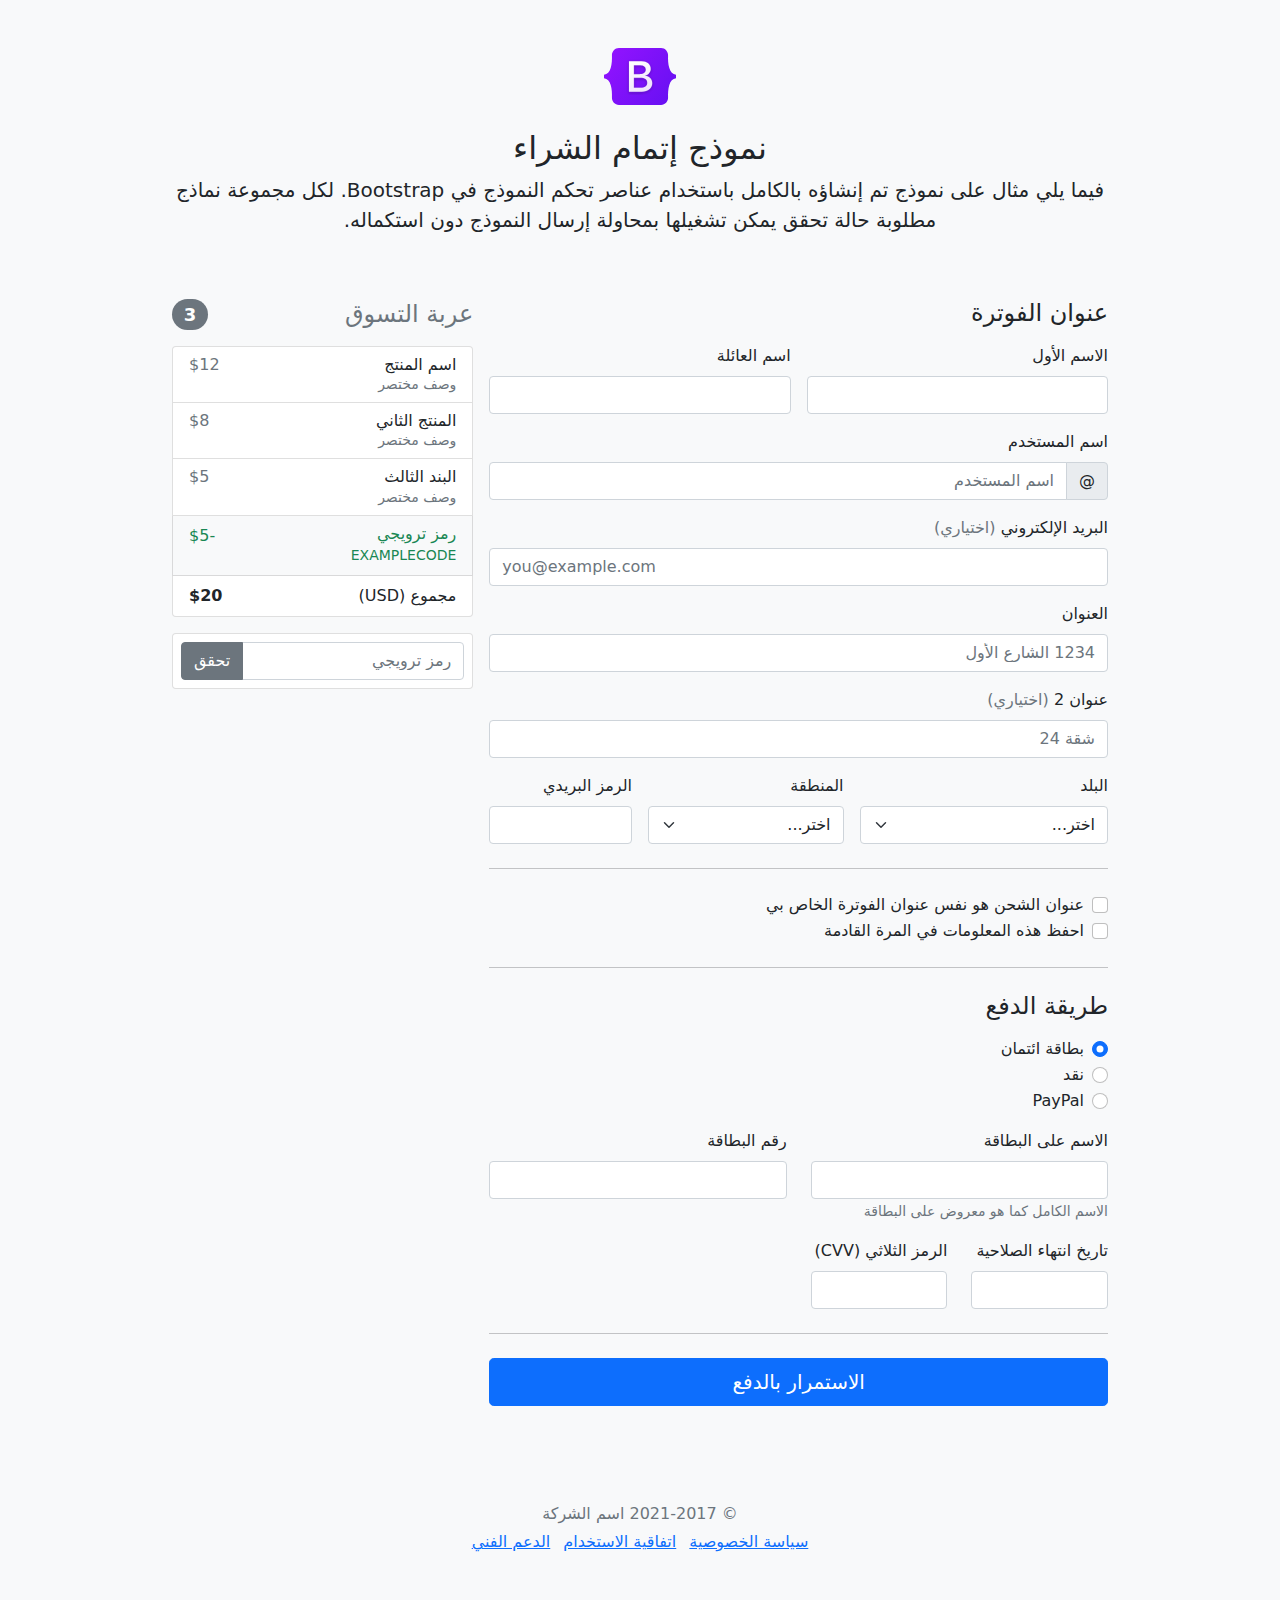
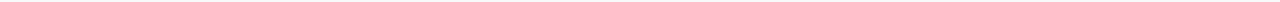
<file: bootstrap-examples/checkout-rtl/index.html>
<!doctype html>
<html lang="ar" dir="rtl">
  <head>
    <meta charset="utf-8">
    <meta name="viewport" content="width=device-width, initial-scale=1">
    <meta name="description" content="">
    <meta name="author" content="Mark Otto, Jacob Thornton, and Bootstrap contributors">
    <meta name="generator" content="Hugo 0.88.1">
    <title>مثال إتمام الشراء · Bootstrap v5.1</title>

    <link rel="canonical" href="https://getbootstrap.com/docs/5.1/examples/checkout-rtl/">

    

    <!-- Bootstrap core CSS -->
<link href="../assets/dist/css/bootstrap.rtl.min.css" rel="stylesheet">

    <style>
      .bd-placeholder-img {
        font-size: 1.125rem;
        text-anchor: middle;
        -webkit-user-select: none;
        -moz-user-select: none;
        user-select: none;
      }

      @media (min-width: 768px) {
        .bd-placeholder-img-lg {
          font-size: 3.5rem;
        }
      }
    </style>

    
    <!-- Custom styles for this template -->
    <link href="../checkout/form-validation.css" rel="stylesheet">
  </head>
  <body class="bg-light">
    
<div class="container">
  <main>
    <div class="py-5 text-center">
      <img class="d-block mx-auto mb-4" src="../assets/brand/bootstrap-logo.svg" alt="" width="72" height="57">
      <h2>نموذج إتمام الشراء</h2>
      <p class="lead">فيما يلي مثال على نموذج تم إنشاؤه بالكامل باستخدام عناصر تحكم النموذج في Bootstrap. لكل مجموعة نماذج مطلوبة حالة تحقق يمكن تشغيلها بمحاولة إرسال النموذج دون استكماله.</p>
    </div>

    <div class="row g-3">
      <div class="col-md-5 col-lg-4 order-md-last">
        <h4 class="d-flex justify-content-between align-items-center mb-3">
          <span class="text-muted">عربة التسوق</span>
          <span class="badge bg-secondary rounded-pill">3</span>
        </h4>
        <ul class="list-group mb-3">
          <li class="list-group-item d-flex justify-content-between lh-sm">
            <div>
              <h6 class="my-0">اسم المنتج</h6>
              <small class="text-muted">وصف مختصر</small>
            </div>
            <span class="text-muted">$12</span>
          </li>
          <li class="list-group-item d-flex justify-content-between lh-sm">
            <div>
              <h6 class="my-0">المنتج الثاني</h6>
              <small class="text-muted">وصف مختصر</small>
            </div>
            <span class="text-muted">$8</span>
          </li>
          <li class="list-group-item d-flex justify-content-between lh-sm">
            <div>
              <h6 class="my-0">البند الثالث</h6>
              <small class="text-muted">وصف مختصر</small>
            </div>
            <span class="text-muted">$5</span>
          </li>
          <li class="list-group-item d-flex justify-content-between bg-light">
            <div class="text-success">
              <h6 class="my-0">رمز ترويجي</h6>
              <small>EXAMPLECODE</small>
            </div>
            <span class="text-success">-$5</span>
          </li>
          <li class="list-group-item d-flex justify-content-between">
            <span>مجموع (USD)</span>
            <strong>$20</strong>
          </li>
        </ul>

        <form class="card p-2">
          <div class="input-group">
            <input type="text" class="form-control" placeholder="رمز ترويجي">
            <button type="submit" class="btn btn-secondary">تحقق</button>
          </div>
        </form>
      </div>
      <div class="col-md-7 col-lg-8">
        <h4 class="mb-3">عنوان الفوترة</h4>
        <form class="needs-validation" novalidate>
          <div class="row g-3">
            <div class="col-sm-6">
              <label for="firstName" class="form-label">الاسم الأول</label>
              <input type="text" class="form-control" id="firstName" placeholder="" value="" required>
              <div class="invalid-feedback">
                يرجى إدخال اسم أول صحيح.
              </div>
            </div>

            <div class="col-sm-6">
              <label for="lastName" class="form-label">اسم العائلة</label>
              <input type="text" class="form-control" id="lastName" placeholder="" value="" required>
              <div class="invalid-feedback">
                يرجى إدخال اسم عائلة صحيح.
              </div>
            </div>

            <div class="col-12">
              <label for="username" class="form-label">اسم المستخدم</label>
              <div class="input-group has-validation">
                <span class="input-group-text">@</span>
                <input type="text" class="form-control" id="username" placeholder="اسم المستخدم" required>
              <div class="invalid-feedback">
                اسم المستخدم الخاص بك مطلوب.
                </div>
              </div>
            </div>

            <div class="col-12">
              <label for="email" class="form-label">البريد الإلكتروني <span class="text-muted">(اختياري)</span></label>
              <input type="email" class="form-control" id="email" placeholder="you@example.com">
              <div class="invalid-feedback">
                يرجى إدخال عنوان بريد إلكتروني صحيح لتصلكم تحديثات الشحن.
              </div>
            </div>

            <div class="col-12">
              <label for="address" class="form-label">العنوان</label>
              <input type="text" class="form-control" id="address" placeholder="1234 الشارع الأول" required>
              <div class="invalid-feedback">
                يرجى إدخال عنوان الشحن الخاص بك.
              </div>
            </div>

            <div class="col-12">
              <label for="address2" class="form-label">عنوان 2 <span class="text-muted">(اختياري)</span></label>
              <input type="text" class="form-control" id="address2" placeholder="شقة 24">
            </div>

            <div class="col-md-5">
              <label for="country" class="form-label">البلد</label>
              <select class="form-select" id="country" required>
                <option value="">اختر...</option>
                <option>الولايات المتحدة الأمريكية</option>
              </select>
              <div class="invalid-feedback">
                يرجى اختيار بلد صحيح.
              </div>
            </div>

            <div class="col-md-4">
              <label for="state" class="form-label">المنطقة</label>
              <select class="form-select" id="state" required>
                <option value="">اختر...</option>
                <option>كاليفورنيا</option>
              </select>
              <div class="invalid-feedback">
                يرجى اختيار اسم منطقة صحيح.
              </div>
            </div>

            <div class="col-md-3">
              <label for="zip" class="form-label">الرمز البريدي</label>
              <input type="text" class="form-control" id="zip" placeholder="" required>
              <div class="invalid-feedback">
                الرمز البريدي مطلوب.
              </div>
            </div>
          </div>

          <hr class="my-4">

          <div class="form-check">
            <input type="checkbox" class="form-check-input" id="same-address">
            <label class="form-check-label" for="same-address">عنوان الشحن هو نفس عنوان الفوترة الخاص بي</label>
          </div>

          <div class="form-check">
            <input type="checkbox" class="form-check-input" id="save-info">
            <label class="form-check-label" for="save-info">احفظ هذه المعلومات في المرة القادمة</label>
          </div>

          <hr class="my-4">

          <h4 class="mb-3">طريقة الدفع</h4>

          <div class="my-3">
            <div class="form-check">
              <input id="credit" name="paymentMethod" type="radio" class="form-check-input" checked required>
              <label class="form-check-label" for="credit">بطاقة ائتمان</label>
            </div>
            <div class="form-check">
              <input id="cash" name="paymentMethod" type="radio" class="form-check-input" required>
              <label class="form-check-label" for="cash">نقد</label>
            </div>
            <div class="form-check">
              <input id="paypal" name="paymentMethod" type="radio" class="form-check-input" required>
              <label class="form-check-label" for="paypal">PayPal</label>
            </div>
          </div>

          <div class="row gy-3">
            <div class="col-md-6">
              <label for="cc-name" class="form-label">الاسم على البطاقة</label>
              <input type="text" class="form-control" id="cc-name" placeholder="" required>
              <small class="text-muted">الاسم الكامل كما هو معروض على البطاقة</small>
              <div class="invalid-feedback">
                الاسم على البطاقة مطلوب
              </div>
            </div>

            <div class="col-md-6">
              <label for="cc-number" class="form-label">رقم البطاقة</label>
              <input type="text" class="form-control" id="cc-number" placeholder="" required>
              <div class="invalid-feedback">
                رقم بطاقة الائتمان مطلوب
              </div>
            </div>

            <div class="col-md-3">
              <label for="cc-expiration" class="form-label">تاريخ انتهاء الصلاحية</label>
              <input type="text" class="form-control" id="cc-expiration" placeholder="" required>
              <div class="invalid-feedback">
                تاريخ انتهاء الصلاحية مطلوب
              </div>
            </div>

            <div class="col-md-3">
              <label for="cc-cvv" class="form-label">الرمز الثلاثي (CVV)</label>
              <input type="text" class="form-control" id="cc-cvv" placeholder="" required>
              <div class="invalid-feedback">
                رمز الحماية مطلوب
              </div>
            </div>
          </div>

          <hr class="my-4">

          <button class="w-100 btn btn-primary btn-lg" type="submit">الاستمرار بالدفع</button>
        </form>
      </div>
    </div>
  </main>
  <footer class="my-5 pt-5 text-muted text-center text-small">
    <p class="mb-1">&copy; 2021-2017 اسم الشركة</p>
    <ul class="list-inline">
      <li class="list-inline-item"><a href="#">سياسة الخصوصية</a></li>
      <li class="list-inline-item"><a href="#">اتفاقية الاستخدام</a></li>
      <li class="list-inline-item"><a href="#">الدعم الفني</a></li>
    </ul>
  </footer>
</div>


    <script src="../assets/dist/js/bootstrap.bundle.min.js"></script>

      <script src="../checkout/form-validation.js"></script>
  </body>
</html>
</file>
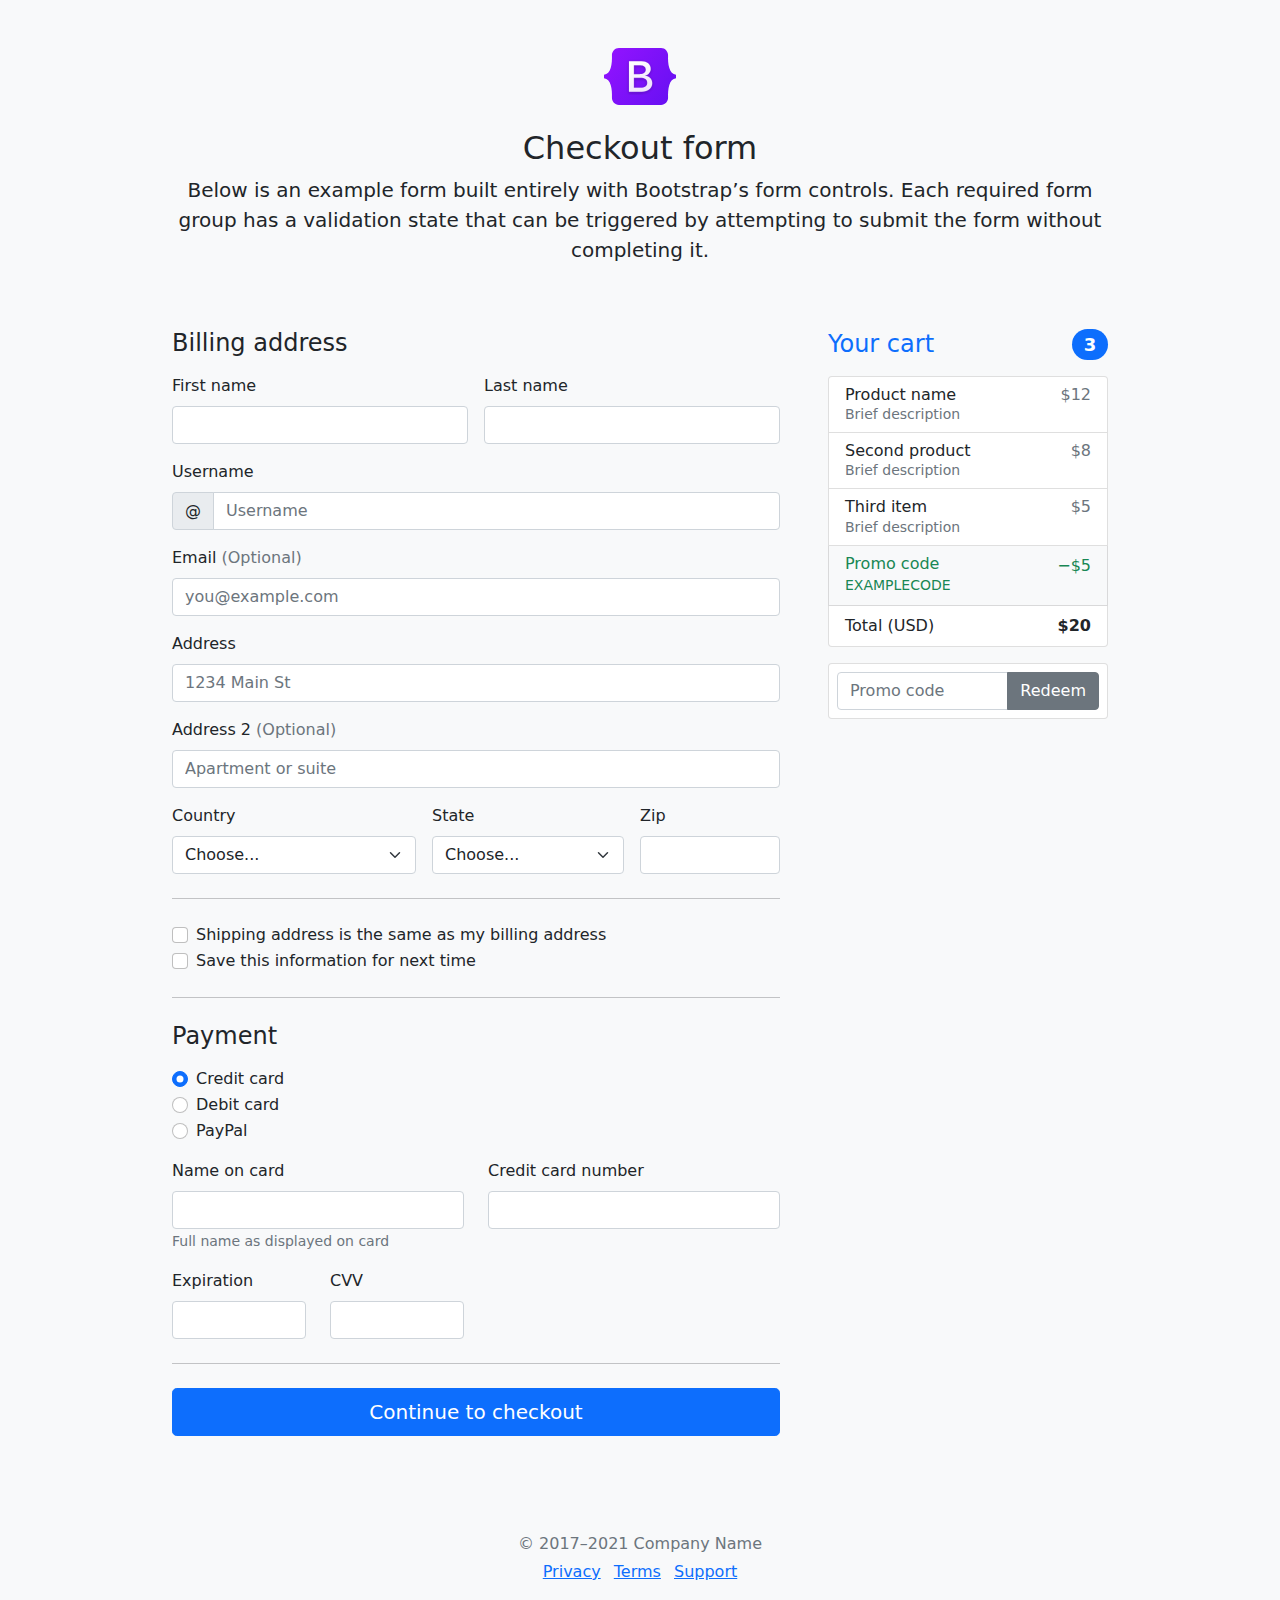
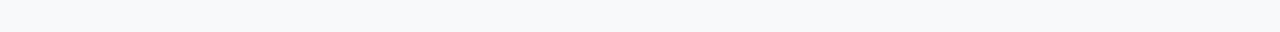
<file: bootstrap-examples/checkout/index.html>
<!doctype html>
<html lang="en">
  <head>
    <meta charset="utf-8">
    <meta name="viewport" content="width=device-width, initial-scale=1">
    <meta name="description" content="">
    <meta name="author" content="Mark Otto, Jacob Thornton, and Bootstrap contributors">
    <meta name="generator" content="Hugo 0.88.1">
    <title>Checkout example · Bootstrap v5.1</title>

    <link rel="canonical" href="https://getbootstrap.com/docs/5.1/examples/checkout/">

    

    <!-- Bootstrap core CSS -->
<link href="../assets/dist/css/bootstrap.min.css" rel="stylesheet">

    <style>
      .bd-placeholder-img {
        font-size: 1.125rem;
        text-anchor: middle;
        -webkit-user-select: none;
        -moz-user-select: none;
        user-select: none;
      }

      @media (min-width: 768px) {
        .bd-placeholder-img-lg {
          font-size: 3.5rem;
        }
      }
    </style>

    
    <!-- Custom styles for this template -->
    <link href="form-validation.css" rel="stylesheet">
  </head>
  <body class="bg-light">
    
<div class="container">
  <main>
    <div class="py-5 text-center">
      <img class="d-block mx-auto mb-4" src="../assets/brand/bootstrap-logo.svg" alt="" width="72" height="57">
      <h2>Checkout form</h2>
      <p class="lead">Below is an example form built entirely with Bootstrap’s form controls. Each required form group has a validation state that can be triggered by attempting to submit the form without completing it.</p>
    </div>

    <div class="row g-5">
      <div class="col-md-5 col-lg-4 order-md-last">
        <h4 class="d-flex justify-content-between align-items-center mb-3">
          <span class="text-primary">Your cart</span>
          <span class="badge bg-primary rounded-pill">3</span>
        </h4>
        <ul class="list-group mb-3">
          <li class="list-group-item d-flex justify-content-between lh-sm">
            <div>
              <h6 class="my-0">Product name</h6>
              <small class="text-muted">Brief description</small>
            </div>
            <span class="text-muted">$12</span>
          </li>
          <li class="list-group-item d-flex justify-content-between lh-sm">
            <div>
              <h6 class="my-0">Second product</h6>
              <small class="text-muted">Brief description</small>
            </div>
            <span class="text-muted">$8</span>
          </li>
          <li class="list-group-item d-flex justify-content-between lh-sm">
            <div>
              <h6 class="my-0">Third item</h6>
              <small class="text-muted">Brief description</small>
            </div>
            <span class="text-muted">$5</span>
          </li>
          <li class="list-group-item d-flex justify-content-between bg-light">
            <div class="text-success">
              <h6 class="my-0">Promo code</h6>
              <small>EXAMPLECODE</small>
            </div>
            <span class="text-success">−$5</span>
          </li>
          <li class="list-group-item d-flex justify-content-between">
            <span>Total (USD)</span>
            <strong>$20</strong>
          </li>
        </ul>

        <form class="card p-2">
          <div class="input-group">
            <input type="text" class="form-control" placeholder="Promo code">
            <button type="submit" class="btn btn-secondary">Redeem</button>
          </div>
        </form>
      </div>
      <div class="col-md-7 col-lg-8">
        <h4 class="mb-3">Billing address</h4>
        <form class="needs-validation" novalidate>
          <div class="row g-3">
            <div class="col-sm-6">
              <label for="firstName" class="form-label">First name</label>
              <input type="text" class="form-control" id="firstName" placeholder="" value="" required>
              <div class="invalid-feedback">
                Valid first name is required.
              </div>
            </div>

            <div class="col-sm-6">
              <label for="lastName" class="form-label">Last name</label>
              <input type="text" class="form-control" id="lastName" placeholder="" value="" required>
              <div class="invalid-feedback">
                Valid last name is required.
              </div>
            </div>

            <div class="col-12">
              <label for="username" class="form-label">Username</label>
              <div class="input-group has-validation">
                <span class="input-group-text">@</span>
                <input type="text" class="form-control" id="username" placeholder="Username" required>
              <div class="invalid-feedback">
                  Your username is required.
                </div>
              </div>
            </div>

            <div class="col-12">
              <label for="email" class="form-label">Email <span class="text-muted">(Optional)</span></label>
              <input type="email" class="form-control" id="email" placeholder="you@example.com">
              <div class="invalid-feedback">
                Please enter a valid email address for shipping updates.
              </div>
            </div>

            <div class="col-12">
              <label for="address" class="form-label">Address</label>
              <input type="text" class="form-control" id="address" placeholder="1234 Main St" required>
              <div class="invalid-feedback">
                Please enter your shipping address.
              </div>
            </div>

            <div class="col-12">
              <label for="address2" class="form-label">Address 2 <span class="text-muted">(Optional)</span></label>
              <input type="text" class="form-control" id="address2" placeholder="Apartment or suite">
            </div>

            <div class="col-md-5">
              <label for="country" class="form-label">Country</label>
              <select class="form-select" id="country" required>
                <option value="">Choose...</option>
                <option>United States</option>
              </select>
              <div class="invalid-feedback">
                Please select a valid country.
              </div>
            </div>

            <div class="col-md-4">
              <label for="state" class="form-label">State</label>
              <select class="form-select" id="state" required>
                <option value="">Choose...</option>
                <option>California</option>
              </select>
              <div class="invalid-feedback">
                Please provide a valid state.
              </div>
            </div>

            <div class="col-md-3">
              <label for="zip" class="form-label">Zip</label>
              <input type="text" class="form-control" id="zip" placeholder="" required>
              <div class="invalid-feedback">
                Zip code required.
              </div>
            </div>
          </div>

          <hr class="my-4">

          <div class="form-check">
            <input type="checkbox" class="form-check-input" id="same-address">
            <label class="form-check-label" for="same-address">Shipping address is the same as my billing address</label>
          </div>

          <div class="form-check">
            <input type="checkbox" class="form-check-input" id="save-info">
            <label class="form-check-label" for="save-info">Save this information for next time</label>
          </div>

          <hr class="my-4">

          <h4 class="mb-3">Payment</h4>

          <div class="my-3">
            <div class="form-check">
              <input id="credit" name="paymentMethod" type="radio" class="form-check-input" checked required>
              <label class="form-check-label" for="credit">Credit card</label>
            </div>
            <div class="form-check">
              <input id="debit" name="paymentMethod" type="radio" class="form-check-input" required>
              <label class="form-check-label" for="debit">Debit card</label>
            </div>
            <div class="form-check">
              <input id="paypal" name="paymentMethod" type="radio" class="form-check-input" required>
              <label class="form-check-label" for="paypal">PayPal</label>
            </div>
          </div>

          <div class="row gy-3">
            <div class="col-md-6">
              <label for="cc-name" class="form-label">Name on card</label>
              <input type="text" class="form-control" id="cc-name" placeholder="" required>
              <small class="text-muted">Full name as displayed on card</small>
              <div class="invalid-feedback">
                Name on card is required
              </div>
            </div>

            <div class="col-md-6">
              <label for="cc-number" class="form-label">Credit card number</label>
              <input type="text" class="form-control" id="cc-number" placeholder="" required>
              <div class="invalid-feedback">
                Credit card number is required
              </div>
            </div>

            <div class="col-md-3">
              <label for="cc-expiration" class="form-label">Expiration</label>
              <input type="text" class="form-control" id="cc-expiration" placeholder="" required>
              <div class="invalid-feedback">
                Expiration date required
              </div>
            </div>

            <div class="col-md-3">
              <label for="cc-cvv" class="form-label">CVV</label>
              <input type="text" class="form-control" id="cc-cvv" placeholder="" required>
              <div class="invalid-feedback">
                Security code required
              </div>
            </div>
          </div>

          <hr class="my-4">

          <button class="w-100 btn btn-primary btn-lg" type="submit">Continue to checkout</button>
        </form>
      </div>
    </div>
  </main>

  <footer class="my-5 pt-5 text-muted text-center text-small">
    <p class="mb-1">&copy; 2017–2021 Company Name</p>
    <ul class="list-inline">
      <li class="list-inline-item"><a href="#">Privacy</a></li>
      <li class="list-inline-item"><a href="#">Terms</a></li>
      <li class="list-inline-item"><a href="#">Support</a></li>
    </ul>
  </footer>
</div>


    <script src="../assets/dist/js/bootstrap.bundle.min.js"></script>

      <script src="form-validation.js"></script>
  </body>
</html>
</file>
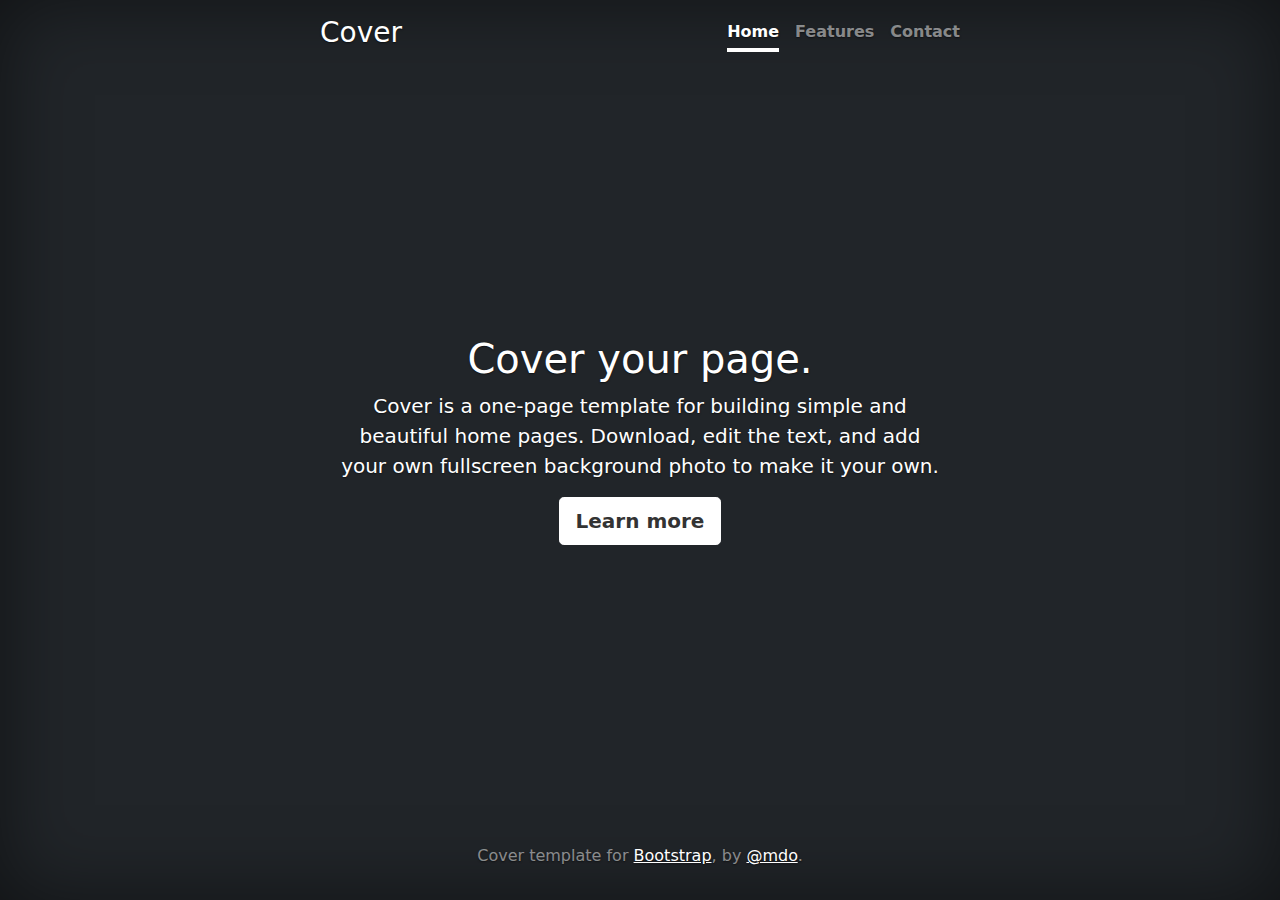
<file: bootstrap-examples/cover/index.html>
<!doctype html>
<html lang="en" class="h-100">
  <head>
    <meta charset="utf-8">
    <meta name="viewport" content="width=device-width, initial-scale=1">
    <meta name="description" content="">
    <meta name="author" content="Mark Otto, Jacob Thornton, and Bootstrap contributors">
    <meta name="generator" content="Hugo 0.88.1">
    <title>Cover Template · Bootstrap v5.1</title>

    <link rel="canonical" href="https://getbootstrap.com/docs/5.1/examples/cover/">

    

    <!-- Bootstrap core CSS -->
<link href="../assets/dist/css/bootstrap.min.css" rel="stylesheet">

    <style>
      .bd-placeholder-img {
        font-size: 1.125rem;
        text-anchor: middle;
        -webkit-user-select: none;
        -moz-user-select: none;
        user-select: none;
      }

      @media (min-width: 768px) {
        .bd-placeholder-img-lg {
          font-size: 3.5rem;
        }
      }
    </style>

    
    <!-- Custom styles for this template -->
    <link href="cover.css" rel="stylesheet">
  </head>
  <body class="d-flex h-100 text-center text-white bg-dark">
    
<div class="cover-container d-flex w-100 h-100 p-3 mx-auto flex-column">
  <header class="mb-auto">
    <div>
      <h3 class="float-md-start mb-0">Cover</h3>
      <nav class="nav nav-masthead justify-content-center float-md-end">
        <a class="nav-link active" aria-current="page" href="#">Home</a>
        <a class="nav-link" href="#">Features</a>
        <a class="nav-link" href="#">Contact</a>
      </nav>
    </div>
  </header>

  <main class="px-3">
    <h1>Cover your page.</h1>
    <p class="lead">Cover is a one-page template for building simple and beautiful home pages. Download, edit the text, and add your own fullscreen background photo to make it your own.</p>
    <p class="lead">
      <a href="#" class="btn btn-lg btn-secondary fw-bold border-white bg-white">Learn more</a>
    </p>
  </main>

  <footer class="mt-auto text-white-50">
    <p>Cover template for <a href="https://getbootstrap.com/" class="text-white">Bootstrap</a>, by <a href="https://twitter.com/mdo" class="text-white">@mdo</a>.</p>
  </footer>
</div>


    
  </body>
</html>
</file>
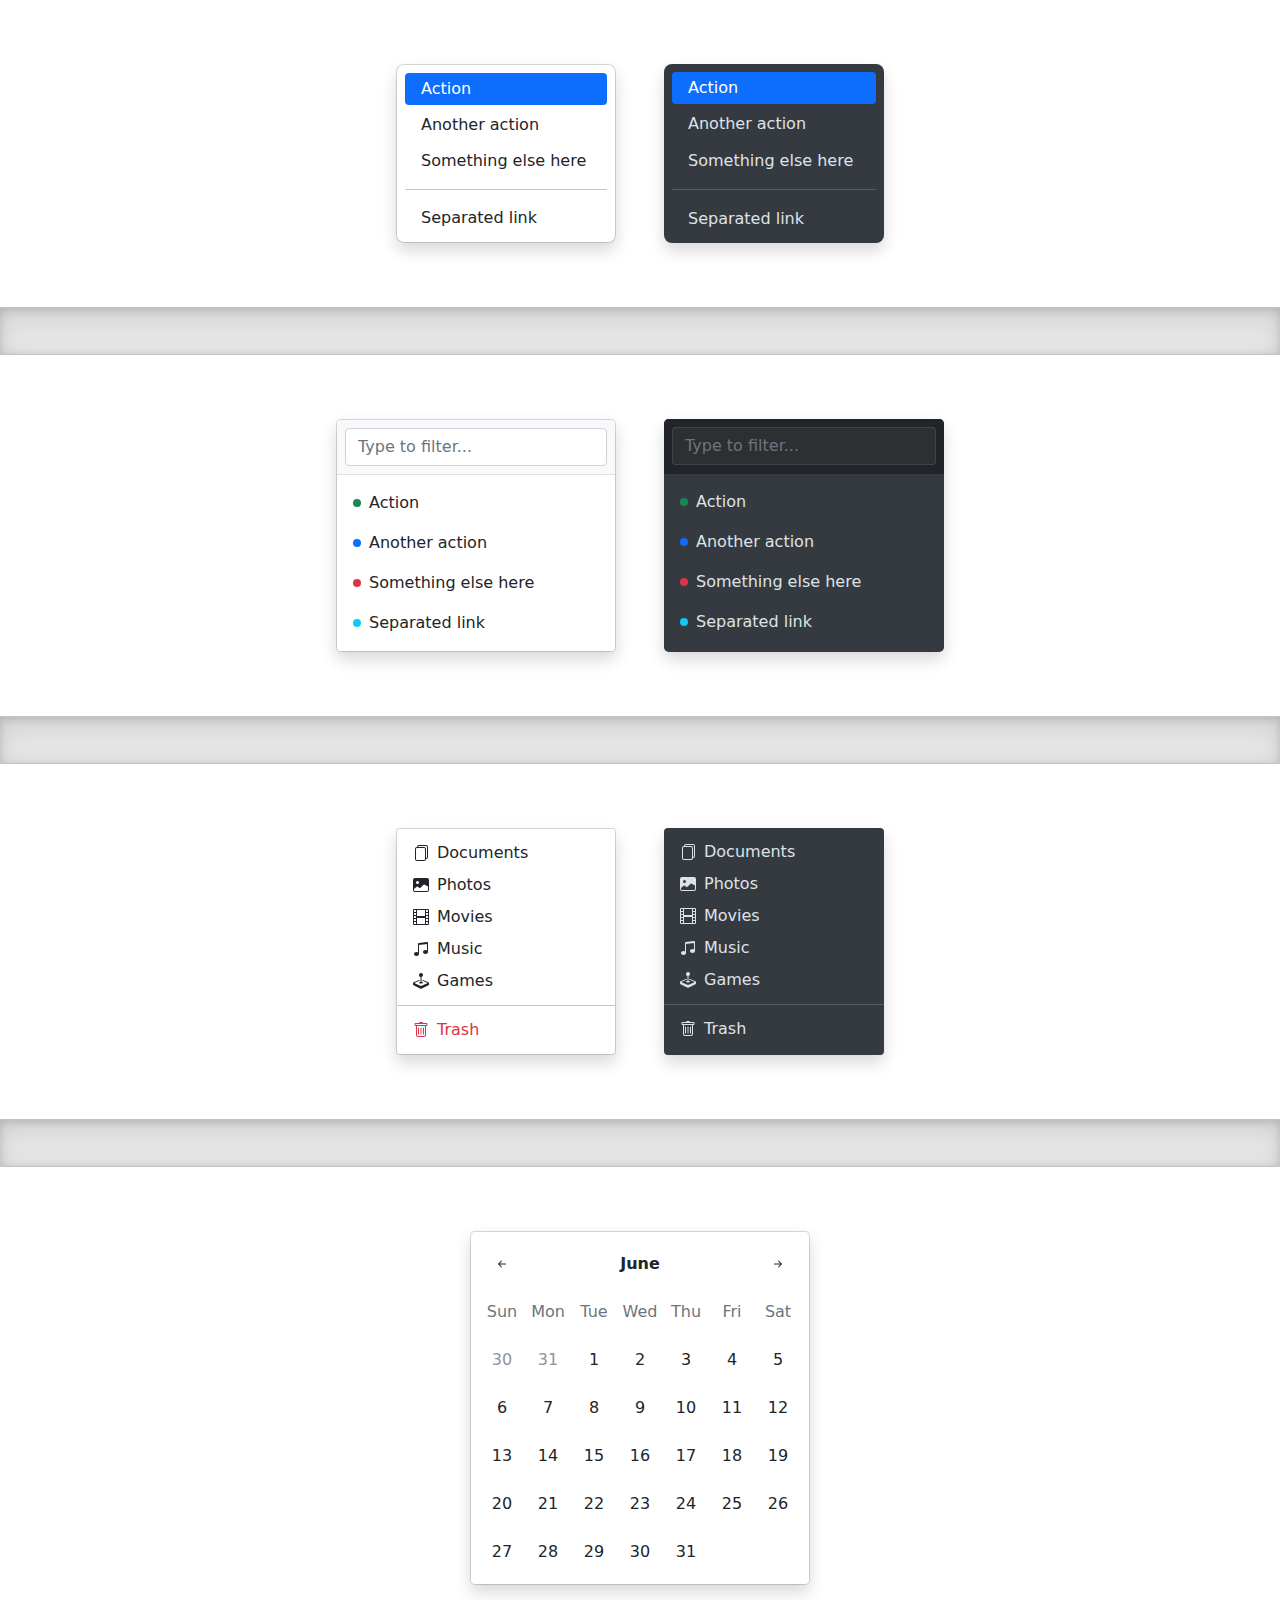
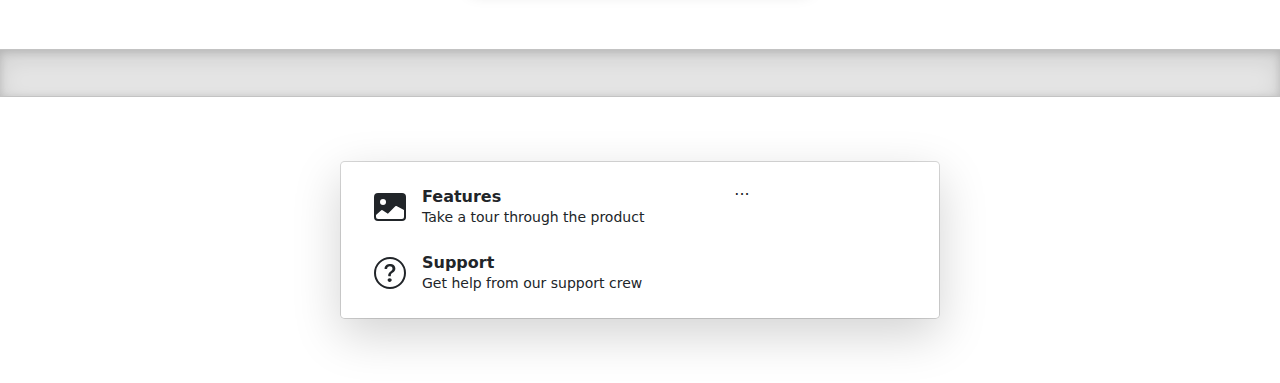
<file: bootstrap-examples/dropdowns/index.html>
<!doctype html>
<html lang="en">
  <head>
    <meta charset="utf-8">
    <meta name="viewport" content="width=device-width, initial-scale=1">
    <meta name="description" content="">
    <meta name="author" content="Mark Otto, Jacob Thornton, and Bootstrap contributors">
    <meta name="generator" content="Hugo 0.88.1">
    <title>Dropdowns · Bootstrap v5.1</title>

    <link rel="canonical" href="https://getbootstrap.com/docs/5.1/examples/dropdowns/">

    

    <!-- Bootstrap core CSS -->
<link href="../assets/dist/css/bootstrap.min.css" rel="stylesheet">

    <style>
      .bd-placeholder-img {
        font-size: 1.125rem;
        text-anchor: middle;
        -webkit-user-select: none;
        -moz-user-select: none;
        user-select: none;
      }

      @media (min-width: 768px) {
        .bd-placeholder-img-lg {
          font-size: 3.5rem;
        }
      }
    </style>

    
    <!-- Custom styles for this template -->
    <link href="dropdowns.css" rel="stylesheet">
  </head>
  <body>
    
<svg xmlns="http://www.w3.org/2000/svg" style="display: none;">
  <symbol id="bootstrap" viewBox="0 0 118 94">
    <title>Bootstrap</title>
    <path fill-rule="evenodd" clip-rule="evenodd" d="M24.509 0c-6.733 0-11.715 5.893-11.492 12.284.214 6.14-.064 14.092-2.066 20.577C8.943 39.365 5.547 43.485 0 44.014v5.972c5.547.529 8.943 4.649 10.951 11.153 2.002 6.485 2.28 14.437 2.066 20.577C12.794 88.106 17.776 94 24.51 94H93.5c6.733 0 11.714-5.893 11.491-12.284-.214-6.14.064-14.092 2.066-20.577 2.009-6.504 5.396-10.624 10.943-11.153v-5.972c-5.547-.529-8.934-4.649-10.943-11.153-2.002-6.484-2.28-14.437-2.066-20.577C105.214 5.894 100.233 0 93.5 0H24.508zM80 57.863C80 66.663 73.436 72 62.543 72H44a2 2 0 01-2-2V24a2 2 0 012-2h18.437c9.083 0 15.044 4.92 15.044 12.474 0 5.302-4.01 10.049-9.119 10.88v.277C75.317 46.394 80 51.21 80 57.863zM60.521 28.34H49.948v14.934h8.905c6.884 0 10.68-2.772 10.68-7.727 0-4.643-3.264-7.207-9.012-7.207zM49.948 49.2v16.458H60.91c7.167 0 10.964-2.876 10.964-8.281 0-5.406-3.903-8.178-11.425-8.178H49.948z"></path>
  </symbol>

  <symbol id="exclamation-triangle-fill" viewBox="0 0 16 16">
    <path d="M8.982 1.566a1.13 1.13 0 0 0-1.96 0L.165 13.233c-.457.778.091 1.767.98 1.767h13.713c.889 0 1.438-.99.98-1.767L8.982 1.566zM8 5c.535 0 .954.462.9.995l-.35 3.507a.552.552 0 0 1-1.1 0L7.1 5.995A.905.905 0 0 1 8 5zm.002 6a1 1 0 1 1 0 2 1 1 0 0 1 0-2z"/>
  </symbol>

  <symbol id="check2" viewBox="0 0 16 16">
    <path d="M13.854 3.646a.5.5 0 0 1 0 .708l-7 7a.5.5 0 0 1-.708 0l-3.5-3.5a.5.5 0 1 1 .708-.708L6.5 10.293l6.646-6.647a.5.5 0 0 1 .708 0z"/>
  </symbol>

  <symbol id="check2-circle" viewBox="0 0 16 16">
    <path d="M2.5 8a5.5 5.5 0 0 1 8.25-4.764.5.5 0 0 0 .5-.866A6.5 6.5 0 1 0 14.5 8a.5.5 0 0 0-1 0 5.5 5.5 0 1 1-11 0z"/>
    <path d="M15.354 3.354a.5.5 0 0 0-.708-.708L8 9.293 5.354 6.646a.5.5 0 1 0-.708.708l3 3a.5.5 0 0 0 .708 0l7-7z"/>
  </symbol>

  <symbol id="bookmark-star" viewBox="0 0 16 16">
    <path d="M7.84 4.1a.178.178 0 0 1 .32 0l.634 1.285a.178.178 0 0 0 .134.098l1.42.206c.145.021.204.2.098.303L9.42 6.993a.178.178 0 0 0-.051.158l.242 1.414a.178.178 0 0 1-.258.187l-1.27-.668a.178.178 0 0 0-.165 0l-1.27.668a.178.178 0 0 1-.257-.187l.242-1.414a.178.178 0 0 0-.05-.158l-1.03-1.001a.178.178 0 0 1 .098-.303l1.42-.206a.178.178 0 0 0 .134-.098L7.84 4.1z"/>
    <path d="M2 2a2 2 0 0 1 2-2h8a2 2 0 0 1 2 2v13.5a.5.5 0 0 1-.777.416L8 13.101l-5.223 2.815A.5.5 0 0 1 2 15.5V2zm2-1a1 1 0 0 0-1 1v12.566l4.723-2.482a.5.5 0 0 1 .554 0L13 14.566V2a1 1 0 0 0-1-1H4z"/>
  </symbol>

  <symbol id="grid-fill" viewBox="0 0 16 16">
    <path d="M1 2.5A1.5 1.5 0 0 1 2.5 1h3A1.5 1.5 0 0 1 7 2.5v3A1.5 1.5 0 0 1 5.5 7h-3A1.5 1.5 0 0 1 1 5.5v-3zm8 0A1.5 1.5 0 0 1 10.5 1h3A1.5 1.5 0 0 1 15 2.5v3A1.5 1.5 0 0 1 13.5 7h-3A1.5 1.5 0 0 1 9 5.5v-3zm-8 8A1.5 1.5 0 0 1 2.5 9h3A1.5 1.5 0 0 1 7 10.5v3A1.5 1.5 0 0 1 5.5 15h-3A1.5 1.5 0 0 1 1 13.5v-3zm8 0A1.5 1.5 0 0 1 10.5 9h3a1.5 1.5 0 0 1 1.5 1.5v3a1.5 1.5 0 0 1-1.5 1.5h-3A1.5 1.5 0 0 1 9 13.5v-3z"/>
  </symbol>

  <symbol id="stars" viewBox="0 0 16 16">
    <path d="M7.657 6.247c.11-.33.576-.33.686 0l.645 1.937a2.89 2.89 0 0 0 1.829 1.828l1.936.645c.33.11.33.576 0 .686l-1.937.645a2.89 2.89 0 0 0-1.828 1.829l-.645 1.936a.361.361 0 0 1-.686 0l-.645-1.937a2.89 2.89 0 0 0-1.828-1.828l-1.937-.645a.361.361 0 0 1 0-.686l1.937-.645a2.89 2.89 0 0 0 1.828-1.828l.645-1.937zM3.794 1.148a.217.217 0 0 1 .412 0l.387 1.162c.173.518.579.924 1.097 1.097l1.162.387a.217.217 0 0 1 0 .412l-1.162.387A1.734 1.734 0 0 0 4.593 5.69l-.387 1.162a.217.217 0 0 1-.412 0L3.407 5.69A1.734 1.734 0 0 0 2.31 4.593l-1.162-.387a.217.217 0 0 1 0-.412l1.162-.387A1.734 1.734 0 0 0 3.407 2.31l.387-1.162zM10.863.099a.145.145 0 0 1 .274 0l.258.774c.115.346.386.617.732.732l.774.258a.145.145 0 0 1 0 .274l-.774.258a1.156 1.156 0 0 0-.732.732l-.258.774a.145.145 0 0 1-.274 0l-.258-.774a1.156 1.156 0 0 0-.732-.732L9.1 2.137a.145.145 0 0 1 0-.274l.774-.258c.346-.115.617-.386.732-.732L10.863.1z"/>
  </symbol>

  <symbol id="film" viewBox="0 0 16 16">
    <path d="M0 1a1 1 0 0 1 1-1h14a1 1 0 0 1 1 1v14a1 1 0 0 1-1 1H1a1 1 0 0 1-1-1V1zm4 0v6h8V1H4zm8 8H4v6h8V9zM1 1v2h2V1H1zm2 3H1v2h2V4zM1 7v2h2V7H1zm2 3H1v2h2v-2zm-2 3v2h2v-2H1zM15 1h-2v2h2V1zm-2 3v2h2V4h-2zm2 3h-2v2h2V7zm-2 3v2h2v-2h-2zm2 3h-2v2h2v-2z"/>
  </symbol>

  <symbol id="joystick" viewBox="0 0 16 16">
    <path d="M10 2a2 2 0 0 1-1.5 1.937v5.087c.863.083 1.5.377 1.5.726 0 .414-.895.75-2 .75s-2-.336-2-.75c0-.35.637-.643 1.5-.726V3.937A2 2 0 1 1 10 2z"/>
    <path d="M0 9.665v1.717a1 1 0 0 0 .553.894l6.553 3.277a2 2 0 0 0 1.788 0l6.553-3.277a1 1 0 0 0 .553-.894V9.665c0-.1-.06-.19-.152-.23L9.5 6.715v.993l5.227 2.178a.125.125 0 0 1 .001.23l-5.94 2.546a2 2 0 0 1-1.576 0l-5.94-2.546a.125.125 0 0 1 .001-.23L6.5 7.708l-.013-.988L.152 9.435a.25.25 0 0 0-.152.23z"/>
  </symbol>

  <symbol id="music-note-beamed" viewBox="0 0 16 16">
    <path d="M6 13c0 1.105-1.12 2-2.5 2S1 14.105 1 13c0-1.104 1.12-2 2.5-2s2.5.896 2.5 2zm9-2c0 1.105-1.12 2-2.5 2s-2.5-.895-2.5-2 1.12-2 2.5-2 2.5.895 2.5 2z"/>
    <path fill-rule="evenodd" d="M14 11V2h1v9h-1zM6 3v10H5V3h1z"/>
    <path d="M5 2.905a1 1 0 0 1 .9-.995l8-.8a1 1 0 0 1 1.1.995V3L5 4V2.905z"/>
  </symbol>

  <symbol id="files" viewBox="0 0 16 16">
    <path d="M13 0H6a2 2 0 0 0-2 2 2 2 0 0 0-2 2v10a2 2 0 0 0 2 2h7a2 2 0 0 0 2-2 2 2 0 0 0 2-2V2a2 2 0 0 0-2-2zm0 13V4a2 2 0 0 0-2-2H5a1 1 0 0 1 1-1h7a1 1 0 0 1 1 1v10a1 1 0 0 1-1 1zM3 4a1 1 0 0 1 1-1h7a1 1 0 0 1 1 1v10a1 1 0 0 1-1 1H4a1 1 0 0 1-1-1V4z"/>
  </symbol>

  <symbol id="image-fill" viewBox="0 0 16 16">
    <path d="M.002 3a2 2 0 0 1 2-2h12a2 2 0 0 1 2 2v10a2 2 0 0 1-2 2h-12a2 2 0 0 1-2-2V3zm1 9v1a1 1 0 0 0 1 1h12a1 1 0 0 0 1-1V9.5l-3.777-1.947a.5.5 0 0 0-.577.093l-3.71 3.71-2.66-1.772a.5.5 0 0 0-.63.062L1.002 12zm5-6.5a1.5 1.5 0 1 0-3 0 1.5 1.5 0 0 0 3 0z"/>
  </symbol>

  <symbol id="trash" viewBox="0 0 16 16">
    <path d="M5.5 5.5A.5.5 0 0 1 6 6v6a.5.5 0 0 1-1 0V6a.5.5 0 0 1 .5-.5zm2.5 0a.5.5 0 0 1 .5.5v6a.5.5 0 0 1-1 0V6a.5.5 0 0 1 .5-.5zm3 .5a.5.5 0 0 0-1 0v6a.5.5 0 0 0 1 0V6z"/>
    <path fill-rule="evenodd" d="M14.5 3a1 1 0 0 1-1 1H13v9a2 2 0 0 1-2 2H5a2 2 0 0 1-2-2V4h-.5a1 1 0 0 1-1-1V2a1 1 0 0 1 1-1H6a1 1 0 0 1 1-1h2a1 1 0 0 1 1 1h3.5a1 1 0 0 1 1 1v1zM4.118 4 4 4.059V13a1 1 0 0 0 1 1h6a1 1 0 0 0 1-1V4.059L11.882 4H4.118zM2.5 3V2h11v1h-11z"/>
  </symbol>

  <symbol id="question-circle" viewBox="0 0 16 16">
    <path d="M8 15A7 7 0 1 1 8 1a7 7 0 0 1 0 14zm0 1A8 8 0 1 0 8 0a8 8 0 0 0 0 16z"/>
    <path d="M5.255 5.786a.237.237 0 0 0 .241.247h.825c.138 0 .248-.113.266-.25.09-.656.54-1.134 1.342-1.134.686 0 1.314.343 1.314 1.168 0 .635-.374.927-.965 1.371-.673.489-1.206 1.06-1.168 1.987l.003.217a.25.25 0 0 0 .25.246h.811a.25.25 0 0 0 .25-.25v-.105c0-.718.273-.927 1.01-1.486.609-.463 1.244-.977 1.244-2.056 0-1.511-1.276-2.241-2.673-2.241-1.267 0-2.655.59-2.75 2.286zm1.557 5.763c0 .533.425.927 1.01.927.609 0 1.028-.394 1.028-.927 0-.552-.42-.94-1.029-.94-.584 0-1.009.388-1.009.94z"/>
  </symbol>

  <symbol id="arrow-left-short" viewBox="0 0 16 16">
    <path fill-rule="evenodd" d="M12 8a.5.5 0 0 1-.5.5H5.707l2.147 2.146a.5.5 0 0 1-.708.708l-3-3a.5.5 0 0 1 0-.708l3-3a.5.5 0 1 1 .708.708L5.707 7.5H11.5a.5.5 0 0 1 .5.5z"/>
  </symbol>

  <symbol id="arrow-right-short" viewBox="0 0 16 16">
    <path fill-rule="evenodd" d="M4 8a.5.5 0 0 1 .5-.5h5.793L8.146 5.354a.5.5 0 1 1 .708-.708l3 3a.5.5 0 0 1 0 .708l-3 3a.5.5 0 0 1-.708-.708L10.293 8.5H4.5A.5.5 0 0 1 4 8z"/>
  </symbol>
</svg>

<div class="d-flex gap-5 justify-content-center" id="dropdownMacos">
  <ul class="dropdown-menu dropdown-menu-macos mx-0 shadow" style="width: 220px;">
    <li><a class="dropdown-item active" href="#">Action</a></li>
    <li><a class="dropdown-item" href="#">Another action</a></li>
    <li><a class="dropdown-item" href="#">Something else here</a></li>
    <li><hr class="dropdown-divider"></li>
    <li><a class="dropdown-item" href="#">Separated link</a></li>
  </ul>
  <ul class="dropdown-menu dropdown-menu-dark dropdown-menu-macos mx-0 border-0 shadow" style="width: 220px;">
    <li><a class="dropdown-item active" href="#">Action</a></li>
    <li><a class="dropdown-item" href="#">Another action</a></li>
    <li><a class="dropdown-item" href="#">Something else here</a></li>
    <li><hr class="dropdown-divider"></li>
    <li><a class="dropdown-item" href="#">Separated link</a></li>
  </ul>
</div>

<div class="b-example-divider"></div>


<div class="d-flex gap-5 justify-content-center" id="dropdownFilter">
  <div class="dropdown-menu pt-0 mx-0 rounded-3 shadow overflow-hidden" style="width: 280px;">
    <form class="p-2 mb-2 bg-light border-bottom">
      <input type="search" class="form-control" autocomplete="false" placeholder="Type to filter...">
    </form>
    <ul class="list-unstyled mb-0">
      <li><a class="dropdown-item d-flex align-items-center gap-2 py-2" href="#">
        <span class="d-inline-block bg-success rounded-circle" style="width: .5em; height: .5em;"></span>
        Action
      </a></li>
      <li><a class="dropdown-item d-flex align-items-center gap-2 py-2" href="#">
        <span class="d-inline-block bg-primary rounded-circle" style="width: .5em; height: .5em;"></span>
        Another action
      </a></li>
      <li><a class="dropdown-item d-flex align-items-center gap-2 py-2" href="#">
        <span class="d-inline-block bg-danger rounded-circle" style="width: .5em; height: .5em;"></span>
        Something else here
      </a></li>
      <li><a class="dropdown-item d-flex align-items-center gap-2 py-2" href="#">
        <span class="d-inline-block bg-info rounded-circle" style="width: .5em; height: .5em;"></span>
        Separated link
      </a></li>
    </ul>
  </div>

  <div class="dropdown-menu dropdown-menu-dark border-0 pt-0 mx-0 rounded-3 shadow overflow-hidden" style="width: 280px;">
    <form class="p-2 mb-2 bg-dark border-bottom border-dark">
      <input type="search" class="form-control form-control-dark" autocomplete="false" placeholder="Type to filter...">
    </form>
    <ul class="list-unstyled mb-0">
      <li><a class="dropdown-item d-flex align-items-center gap-2 py-2" href="#">
        <span class="d-inline-block bg-success rounded-circle" style="width: .5em; height: .5em;"></span>
        Action
      </a></li>
      <li><a class="dropdown-item d-flex align-items-center gap-2 py-2" href="#">
        <span class="d-inline-block bg-primary rounded-circle" style="width: .5em; height: .5em;"></span>
        Another action
      </a></li>
      <li><a class="dropdown-item d-flex align-items-center gap-2 py-2" href="#">
        <span class="d-inline-block bg-danger rounded-circle" style="width: .5em; height: .5em;"></span>
        Something else here
      </a></li>
      <li><a class="dropdown-item d-flex align-items-center gap-2 py-2" href="#">
        <span class="d-inline-block bg-info rounded-circle" style="width: .5em; height: .5em;"></span>
        Separated link
      </a></li>
    </ul>
  </div>
</div>

<div class="b-example-divider"></div>

<div class="d-flex gap-5 justify-content-center" id="dropdownIcons">
  <ul class="dropdown-menu mx-0 shadow" style="width: 220px;">
    <li>
      <a class="dropdown-item d-flex gap-2 align-items-center" href="#">
        <svg class="bi" width="16" height="16"><use xlink:href="#files"/></svg>
        Documents
      </a>
    </li>
    <li>
      <a class="dropdown-item d-flex gap-2 align-items-center" href="#">
        <svg class="bi" width="16" height="16"><use xlink:href="#image-fill"/></svg>
        Photos
      </a>
    </li>
    <li>
      <a class="dropdown-item d-flex gap-2 align-items-center" href="#">
        <svg class="bi" width="16" height="16"><use xlink:href="#film"/></svg>
        Movies
      </a>
    </li>
    <li>
      <a class="dropdown-item d-flex gap-2 align-items-center" href="#">
        <svg class="bi" width="16" height="16"><use xlink:href="#music-note-beamed"/></svg>
        Music
      </a>
    </li>
    <li>
      <a class="dropdown-item d-flex gap-2 align-items-center" href="#">
        <svg class="bi" width="16" height="16"><use xlink:href="#joystick"/></svg>
        Games
      </a>
    </li>
    <li><hr class="dropdown-divider"></li>
    <li>
      <a class="dropdown-item dropdown-item-danger d-flex gap-2 align-items-center" href="#">
        <svg class="bi" width="16" height="16"><use xlink:href="#trash"/></svg>
        Trash
      </a>
    </li>
  </ul>
  <ul class="dropdown-menu dropdown-menu-dark mx-0 border-0 shadow" style="width: 220px;">
    <li>
      <a class="dropdown-item d-flex gap-2 align-items-center" href="#">
        <svg class="bi" width="16" height="16"><use xlink:href="#files"/></svg>
        Documents
      </a>
    </li>
    <li>
      <a class="dropdown-item d-flex gap-2 align-items-center" href="#">
        <svg class="bi" width="16" height="16"><use xlink:href="#image-fill"/></svg>
        Photos
      </a>
    </li>
    <li>
      <a class="dropdown-item d-flex gap-2 align-items-center" href="#">
        <svg class="bi" width="16" height="16"><use xlink:href="#film"/></svg>
        Movies
      </a>
    </li>
    <li>
      <a class="dropdown-item d-flex gap-2 align-items-center" href="#">
        <svg class="bi" width="16" height="16"><use xlink:href="#music-note-beamed"/></svg>
        Music
      </a>
    </li>
    <li>
      <a class="dropdown-item d-flex gap-2 align-items-center" href="#">
        <svg class="bi" width="16" height="16"><use xlink:href="#joystick"/></svg>
        Games
      </a>
    </li>
    <li><hr class="dropdown-divider"></li>
    <li>
      <a class="dropdown-item d-flex gap-2 align-items-center" href="#">
        <svg class="bi" width="16" height="16"><use xlink:href="#trash"/></svg>
        Trash
      </a>
    </li>
  </ul>
</div>

<div class="b-example-divider"></div>

<div class="dropdown-menu p-2 shadow rounded-3" style="width: 340px" id="dropdownCalendar">
  <div class="d-grid gap-1">
    <div class="cal">
      <div class="cal-month">
        <button class="btn cal-btn" type="button">
          <svg class="bi" width="16" height="16"><use xlink:href="#arrow-left-short"/></svg>
        </button>
        <strong class="cal-month-name">June</strong>
        <select class="form-select cal-month-name d-none">
          <option value="January">January</option>
          <option value="February">February</option>
          <option value="March">March</option>
          <option value="April">April</option>
          <option value="May">May</option>
          <option selected value="June">June</option>
          <option value="July">July</option>
          <option value="August">August</option>
          <option value="September">September</option>
          <option value="October">October</option>
          <option value="November">November</option>
          <option value="December">December</option>
        </select>
        <button class="btn cal-btn" type="button">
          <svg class="bi" width="16" height="16"><use xlink:href="#arrow-right-short"/></svg>
        </button>
      </div>
      <div class="cal-weekdays text-muted">
        <div class="cal-weekday">Sun</div>
        <div class="cal-weekday">Mon</div>
        <div class="cal-weekday">Tue</div>
        <div class="cal-weekday">Wed</div>
        <div class="cal-weekday">Thu</div>
        <div class="cal-weekday">Fri</div>
        <div class="cal-weekday">Sat</div>
      </div>
      <div class="cal-days">
        <button class="btn cal-btn" disabled type="button">30</button>
        <button class="btn cal-btn" disabled type="button">31</button>

        <button class="btn cal-btn" type="button">1</button>
        <button class="btn cal-btn" type="button">2</button>
        <button class="btn cal-btn" type="button">3</button>
        <button class="btn cal-btn" type="button">4</button>
        <button class="btn cal-btn" type="button">5</button>
        <button class="btn cal-btn" type="button">6</button>
        <button class="btn cal-btn" type="button">7</button>

        <button class="btn cal-btn" type="button">8</button>
        <button class="btn cal-btn" type="button">9</button>
        <button class="btn cal-btn" type="button">10</button>
        <button class="btn cal-btn" type="button">11</button>
        <button class="btn cal-btn" type="button">12</button>
        <button class="btn cal-btn" type="button">13</button>
        <button class="btn cal-btn" type="button">14</button>

        <button class="btn cal-btn" type="button">15</button>
        <button class="btn cal-btn" type="button">16</button>
        <button class="btn cal-btn" type="button">17</button>
        <button class="btn cal-btn" type="button">18</button>
        <button class="btn cal-btn" type="button">19</button>
        <button class="btn cal-btn" type="button">20</button>
        <button class="btn cal-btn" type="button">21</button>

        <button class="btn cal-btn" type="button">22</button>
        <button class="btn cal-btn" type="button">23</button>
        <button class="btn cal-btn" type="button">24</button>
        <button class="btn cal-btn" type="button">25</button>
        <button class="btn cal-btn" type="button">26</button>
        <button class="btn cal-btn" type="button">27</button>
        <button class="btn cal-btn" type="button">28</button>

        <button class="btn cal-btn" type="button">29</button>
        <button class="btn cal-btn" type="button">30</button>
        <button class="btn cal-btn" type="button">31</button>
      </div>
    </div>
  </div>
</div>

<div class="b-example-divider"></div>

<div class="dropdown-menu d-flex align-items-stretch p-3 rounded-3 shadow-lg" style="width: 600px" id="dropdownMega">
  <nav class="d-grid gap-2 col-8">
    <a href="#" class="btn btn-hover-light d-flex align-items-center gap-3 py-2 px-3 lh-sm">
      <svg class="bi" width="32" height="32"><use xlink:href="#image-fill"/></svg>
      <div>
        <strong class="d-block">Features</strong>
        <small>Take a tour through the product</small>
      </div>
    </a>
    <a href="#" class="btn btn-hover-light d-flex align-items-center gap-3 py-2 px-3 lh-sm">
      <svg class="bi" width="32" height="32"><use xlink:href="#question-circle"/></svg>
      <div>
        <strong class="d-block">Support</strong>
        <small>Get help from our support crew</small>
      </div>
    </a>
  </nav>
  <div class="col-4">
    ...
  </div>
</div>

    <script src="../assets/dist/js/bootstrap.bundle.min.js"></script>

      
  </body>
</html>
</file>
<file: css/style.css>
*{
    margin: 0;
    padding: 0;
    box-sizing: border-box;
    scroll-behavior: smooth;
}
@font-face {
    font-family: "nunitosans", sans-serif;
    src: url("./fuente/nunitosans-regular.ttf");
}
body {
    font-family:"nunitosans", sans-serif;
    width: 100%;
    height: 100vh;
}
ul {
    list-style-type: none;
}

/*caracteristicas generales*/
.alineacionTextoDerecha{
    text-align: right;
}
.fuenteGrande {
    font-size: 130%;
}

/*Header general*/
.fondoHeader{
    background-color: rgb( 33 37 41);
}
.imgLogo{
    width:80vw;
}
.colorMenu{
    color: rgba(255, 255, 255, 0.75);
}

/* Main general */
.fondoMain {
    background:linear-gradient(180deg, rgba(33,37,41,1) 0%, rgba(33,37,41,0.24411762996214115) 10%, rgba(255,255,255,1) 100%);
    height: 100%;
    padding-top: 3%;
}
.color{
    color: rgb( 33 37 41);
}

/* 1) main index.html*/
.sectionMainIndex{
    display:flex;
    flex-direction: column;
    align-items: center;
    justify-content: center;
    padding-top: 1%;
}
.flexArticleIndex{
    display:flex;
    flex-direction: row;
    justify-content:center;
    margin: 3% 0;
}
.flexArticleImgIndex{
    display:flex;
    flex-direction: column;
    justify-content: center;
    align-items: center;
    width: 40%;
}
.flexArticleTextoIndex{
    display:flex;
    flex-direction: column;
    justify-content: space-evenly;
    width: 36%;
}
.flexArticleTextoIndex p{
    width: 100%;
}
.imgMainIndex{
    padding: 0 3% 1% 3%;
    width: 95vw;
}
.textoPrincipal{
    margin: 1% 5%;
    text-align: left;
}
.imgMainIndex2{
    width: 60%;
    height: auto;
    padding: 1.5% 0;
}

/*2) main nosotros.html*/
.flexSectionNosotros{
    display:flex;
    flex-direction: column;
    justify-content: center;
    align-items: center;
    margin:0 5%;
}
.flexSectionNosotros img{
    width: 80%;
}
.flexSectionNosotros2{
    display:flex;
    flex-direction: row;
    justify-content: space-around;
    align-items: center;
    margin:2% 3%;
    width:80%;
}
.divVideoNosotros{
    display:flex;
    flex-direction: row;
    justify-content:flex-end;
    padding-right: 2%;
}
.divVideoNosotros video{
    padding-right:1.5%;
    width:35%;
}
.divTextoNosotros{
    display:flex;
    justify-content:center;
    width: 40%;
}
.divTextoNosotros p{
    text-align: right;
}

/*3) main servicios general*/
h1{
    padding-left: 9%;
    font-size: 160%;
}

/*3.1) main chapaypintura.html*/

.flexMainChapa{
    display: flex;
    flex-direction: column;
    justify-content: center;
    align-items: center;
    padding:0 5%;
}
.flexMainChapa img{
    width: 80vw;
    padding:3% 0;
}
.flexMainServicios{
    display: flex;
    flex-direction: row;
    justify-content: center;
    margin:0 4%;
}
.flexMainServiciosDiv{
    display: flex;
    flex-direction: column;
    justify-content: center;
    align-items: center;
    padding: 1% 3%;
    width: 30%;
}
.flexMainServiciosDiv a{
    display: flex;
    justify-content:center;
    align-items: center;
}
.imgServicios{
    width: 90%;
}
.imgServicios:hover{
    opacity: 0.6;
    transition:0.5s;
}

/*3.2) main desabollado-html*/
.flexMainDesabollado{
    display: flex;
    justify-content: center;
    align-items: center;
    padding:1% 9% 5% 9%;
}
.flexMainDesabollado img{
    width: 200%;
    padding-right: 5%;
}
.flexMainDesabollado p{
    text-align: right;
}

/*3.3) main lustre.html*/
.flexMainLustre{
    display: flex;
    flex-direction: row;
    justify-content: space-evenly;
    padding: 1% 5% 4% 5%;
}
.flexMainLustre2{
    display: flex;
    flex-direction: row;
    justify-content: center;
    padding: 1% 9%;
}

/*4) main trabajos.html*/
.divTrabajos{
    width: 100%;
}
.imgTrabajos{
    width: 30%;
}
.imgTrabajos img{
    width:100%;
}
.imgTrabajos video{
    width: 100%;
    padding-top: 10%;
}

/*5) main contacto.html*/

.flexMainContacto{
    display: flex;
    flex-direction: row;
    justify-content: space-evenly;
    padding-bottom: 5%;
    padding-top: 2%;
}
.flexMainContacto2{
    display: flex;
    flex-direction:column;
    justify-content: center;
    margin-top: 2%;
}
.iframeSize{
    width: 120%;
    height: 100%;
}
.placeholderPosition{
    transform: translateX(4.8rem);
}
.placeholderPosition2{
    transform: translateX(5.1rem);
}

/* Footer general*/

.colorFooter{
    color:#0d6efd;
}

/*Grids*/
#gridHeader{
    grid-area: header;
}
#gridMain{
    grid-area: main;
}
#gridFooter{
    grid-area: footer;
}
#gridAreas{
    display: grid;
    grid-template-areas:
    "header"
    "main"
    "footer";
    grid-template-columns: 100%;
    grid-template-rows: 1fr auto 1fr;
}

/*---------MEDIA: Tablet--------*/
@media (min-width: 481px) and (max-width: 1023px){

    li a {
        font-size: 75%;
    }
    body{
        width: 98.8%;
    }
    main{
        font-size:85%;
    }
    footer{
        font-size:85%;
    }
    .fondoMain {
        height: 100%;
    }

    #gridAreas{
    grid-template-columns: 101.2%;
    grid-template-rows: 1fr auto 1fr;
    }
    
    /*main index TABLET*/
    .flexArticleIndex{
        flex-direction: column;
        justify-content:center;
        align-items: center;
        padding: 3%;
    }
    .flexArticleImgIndex{
        flex-direction: row;
        justify-content: center;
        width: 90%;
    }
    .flexArticleImgIndex img{
        padding:1.5%;
    }
    .flexArticleTextoIndex{
        flex-direction: row;
        justify-content: center;
        width: 90%;
    }
    .flexArticleTextoIndex p{
        padding:1.5%;
        text-align: center;
    }

    /*main nosotros TABLET*/
    .flexSectionNosotros2{
        flex-direction: column;
        justify-content: center;
        margin:2% 0;
        width:100%;
    }
    .divVideoNosotros{
        justify-content:center;
        padding-right: 0;
        padding: 2% 0;
    }
    .divVideoNosotros video{
        padding-right:0;
        padding:0 1.5%;
    }
    .divTextoNosotros{
        width: 70%;
    }
    .divTextoNosotros p{
        text-align:justify;
    }
    
    /*main contacto TABLET*/
    .flexMainContacto{
        flex-direction: column;
        align-items: center;
        justify-content: center;
    }
    .iframeSize{
        width: 100%;
    }
    .placeholderPosition{
        transform: translateX(4.3rem);
    }
    .placeholderPosition2{
        transform: translateX(4.5rem);
    }
}


/*------MEDIA: Smartphone------*/

@media (max-width: 480px){
    
    li a {
        font-size: 75%;
    }
    body{
        width: 98.8%;
    }
    main{
        font-size:70%;
    }
    footer{
        font-size:70%;
    }
    
    #gridAreas{
        grid-template-columns:101%;
        grid-template-rows: 1fr auto 1fr;
        }

    /*main index SMARTPHONE*/
    .flexArticleIndex{
        flex-direction: column;
        justify-content:center;
        align-items: center;
        padding: 3%;
    }
    .flexArticleImgIndex{
        flex-direction: column;
        justify-content: center;
        width: 90%;
    }
    .flexArticleTextoIndex{
        flex-direction: column;
        justify-content: center;
        width: 95%;
        padding-top:5%;
    }
    .flexArticleTextoIndex p{
        text-align:center;
    }

    /*main nosotros SMARTPHONE*/
    .flexSectionNosotros p{
        text-align: justify;
    }
    .flexSectionNosotros2{
        flex-direction: column;
        justify-content: center;
        margin:2% 0;
        width:100%;
    }
    .divVideoNosotros{
        flex-direction: column;
        align-items: center;
        padding-right: 0;
        padding: 0;
    }
    .divVideoNosotros video{
        padding-right:0;
        padding-bottom: 3%;
        width: 50%;
    }
    .divTextoNosotros{
        width: 70%;
    }
    .divTextoNosotros p{
        text-align:justify;
    }

    /*main desabollado SMARTHPHONE*/
    .flexMainDesabollado{
        flex-direction: column;
    }
    .flexMainDesabollado img{
        width: 90%;
        padding:0 1.5% 2% 1.5%;
    }
    .flexMainDesabollado p{
        text-align: justify;
    }
    
    /*main lustre SMARTPHONE*/
    .flexMainLustre2 p{
        text-align: justify;
    }

    /*main contacto SMARTPHONE*/
    .flexMainContacto{
        flex-direction: column;
        align-items: center;
        justify-content: center;
    }
    .iframeSize{
        width: 100%;
    }
    .placeholderPosition{
        transform: translateX(3.3rem);
    }
    .placeholderPosition2{
        transform: translateX(3.4rem);
    }
}
</file>
<file: bootstrap-examples/blog/blog.rtl.css>
/* stylelint-disable selector-list-comma-newline-after */

.blog-header {
  line-height: 1;
  border-bottom: 1px solid #e5e5e5;
}

.blog-header-logo {
  font-family: Amiri, Georgia, "Times New Roman", serif;
  font-size: 2.25rem;
}

.blog-header-logo:hover {
  text-decoration: none;
}

h1, h2, h3, h4, h5, h6 {
  font-family: Amiri, Georgia, "Times New Roman", serif;
}

.display-4 {
  font-size: 2.5rem;
}
@media (min-width: 768px) {
  .display-4 {
    font-size: 3rem;
  }
}

.nav-scroller {
  position: relative;
  z-index: 2;
  height: 2.75rem;
  overflow-y: hidden;
}

.nav-scroller .nav {
  display: flex;
  flex-wrap: nowrap;
  padding-bottom: 1rem;
  margin-top: -1px;
  overflow-x: auto;
  text-align: center;
  white-space: nowrap;
  -webkit-overflow-scrolling: touch;
}

.nav-scroller .nav-link {
  padding-top: .75rem;
  padding-bottom: .75rem;
  font-size: .875rem;
}

.card-img-right {
  height: 100%;
  border-radius: 3px 0 0 3px;
}

.flex-auto {
  flex: 0 0 auto;
}

.h-250 { height: 250px; }
@media (min-width: 768px) {
  .h-md-250 { height: 250px; }
}

/* Pagination */
.blog-pagination {
  margin-bottom: 4rem;
}
.blog-pagination > .btn {
  border-radius: 2rem;
}

/*
 * Blog posts
 */
.blog-post {
  margin-bottom: 4rem;
}
.blog-post-title {
  margin-bottom: .25rem;
  font-size: 2.5rem;
}
.blog-post-meta {
  margin-bottom: 1.25rem;
  color: #727272;
}

/*
 * Footer
 */
.blog-footer {
  padding: 2.5rem 0;
  color: #727272;
  text-align: center;
  background-color: #f9f9f9;
  border-top: .05rem solid #e5e5e5;
}
.blog-footer p:last-child {
  margin-bottom: 0;
}
</file>
<file: bootstrap-examples/blog/blog.css>
/* stylelint-disable selector-list-comma-newline-after */

.blog-header {
  line-height: 1;
  border-bottom: 1px solid #e5e5e5;
}

.blog-header-logo {
  font-family: "Playfair Display", Georgia, "Times New Roman", serif/*rtl:Amiri, Georgia, "Times New Roman", serif*/;
  font-size: 2.25rem;
}

.blog-header-logo:hover {
  text-decoration: none;
}

h1, h2, h3, h4, h5, h6 {
  font-family: "Playfair Display", Georgia, "Times New Roman", serif/*rtl:Amiri, Georgia, "Times New Roman", serif*/;
}

.display-4 {
  font-size: 2.5rem;
}
@media (min-width: 768px) {
  .display-4 {
    font-size: 3rem;
  }
}

.nav-scroller {
  position: relative;
  z-index: 2;
  height: 2.75rem;
  overflow-y: hidden;
}

.nav-scroller .nav {
  display: flex;
  flex-wrap: nowrap;
  padding-bottom: 1rem;
  margin-top: -1px;
  overflow-x: auto;
  text-align: center;
  white-space: nowrap;
  -webkit-overflow-scrolling: touch;
}

.nav-scroller .nav-link {
  padding-top: .75rem;
  padding-bottom: .75rem;
  font-size: .875rem;
}

.card-img-right {
  height: 100%;
  border-radius: 0 3px 3px 0;
}

.flex-auto {
  flex: 0 0 auto;
}

.h-250 { height: 250px; }
@media (min-width: 768px) {
  .h-md-250 { height: 250px; }
}

/* Pagination */
.blog-pagination {
  margin-bottom: 4rem;
}
.blog-pagination > .btn {
  border-radius: 2rem;
}

/*
 * Blog posts
 */
.blog-post {
  margin-bottom: 4rem;
}
.blog-post-title {
  margin-bottom: .25rem;
  font-size: 2.5rem;
}
.blog-post-meta {
  margin-bottom: 1.25rem;
  color: #727272;
}

/*
 * Footer
 */
.blog-footer {
  padding: 2.5rem 0;
  color: #727272;
  text-align: center;
  background-color: #f9f9f9;
  border-top: .05rem solid #e5e5e5;
}
.blog-footer p:last-child {
  margin-bottom: 0;
}
</file>
<file: bootstrap-examples/carousel/carousel.rtl.css>
/* GLOBAL STYLES
-------------------------------------------------- */
/* Padding below the footer and lighter body text */

body {
  padding-top: 3rem;
  padding-bottom: 3rem;
  color: #5a5a5a;
}


/* CUSTOMIZE THE CAROUSEL
-------------------------------------------------- */

/* Carousel base class */
.carousel {
  margin-bottom: 4rem;
}
/* Since positioning the image, we need to help out the caption */
.carousel-caption {
  bottom: 3rem;
  z-index: 10;
}

/* Declare heights because of positioning of img element */
.carousel-item {
  height: 32rem;
}
.carousel-item > img {
  position: absolute;
  top: 0;
  right: 0;
  min-width: 100%;
  height: 32rem;
}


/* MARKETING CONTENT
-------------------------------------------------- */

/* Center align the text within the three columns below the carousel */
.marketing .col-lg-4 {
  margin-bottom: 1.5rem;
  text-align: center;
}
.marketing h2 {
  font-weight: 400;
}
.marketing .col-lg-4 p {
  margin-right: .75rem;
  margin-left: .75rem;
}


/* Featurettes
------------------------- */

.featurette-divider {
  margin: 5rem 0; /* Space out the Bootstrap <hr> more */
}

/* Thin out the marketing headings */
.featurette-heading {
  font-weight: 300;
  line-height: 1;
}


/* RESPONSIVE CSS
-------------------------------------------------- */

@media (min-width: 40em) {
  /* Bump up size of carousel content */
  .carousel-caption p {
    margin-bottom: 1.25rem;
    font-size: 1.25rem;
    line-height: 1.4;
  }

  .featurette-heading {
    font-size: 50px;
  }
}

@media (min-width: 62em) {
  .featurette-heading {
    margin-top: 7rem;
  }
}
</file>
<file: bootstrap-examples/carousel/carousel.css>
/* GLOBAL STYLES
-------------------------------------------------- */
/* Padding below the footer and lighter body text */

body {
  padding-top: 3rem;
  padding-bottom: 3rem;
  color: #5a5a5a;
}


/* CUSTOMIZE THE CAROUSEL
-------------------------------------------------- */

/* Carousel base class */
.carousel {
  margin-bottom: 4rem;
}
/* Since positioning the image, we need to help out the caption */
.carousel-caption {
  bottom: 3rem;
  z-index: 10;
}

/* Declare heights because of positioning of img element */
.carousel-item {
  height: 32rem;
}
.carousel-item > img {
  position: absolute;
  top: 0;
  left: 0;
  min-width: 100%;
  height: 32rem;
}


/* MARKETING CONTENT
-------------------------------------------------- */

/* Center align the text within the three columns below the carousel */
.marketing .col-lg-4 {
  margin-bottom: 1.5rem;
  text-align: center;
}
.marketing h2 {
  font-weight: 400;
}
/* rtl:begin:ignore */
.marketing .col-lg-4 p {
  margin-right: .75rem;
  margin-left: .75rem;
}
/* rtl:end:ignore */


/* Featurettes
------------------------- */

.featurette-divider {
  margin: 5rem 0; /* Space out the Bootstrap <hr> more */
}

/* Thin out the marketing headings */
.featurette-heading {
  font-weight: 300;
  line-height: 1;
  /* rtl:remove */
  letter-spacing: -.05rem;
}


/* RESPONSIVE CSS
-------------------------------------------------- */

@media (min-width: 40em) {
  /* Bump up size of carousel content */
  .carousel-caption p {
    margin-bottom: 1.25rem;
    font-size: 1.25rem;
    line-height: 1.4;
  }

  .featurette-heading {
    font-size: 50px;
  }
}

@media (min-width: 62em) {
  .featurette-heading {
    margin-top: 7rem;
  }
}
</file>
<file: bootstrap-examples/checkout/form-validation.css>
.container {
  max-width: 960px;
}
</file>
<file: bootstrap-examples/cover/cover.css>
/*
 * Globals
 */


/* Custom default button */
.btn-secondary,
.btn-secondary:hover,
.btn-secondary:focus {
  color: #333;
  text-shadow: none; /* Prevent inheritance from `body` */
}


/*
 * Base structure
 */

body {
  text-shadow: 0 .05rem .1rem rgba(0, 0, 0, .5);
  box-shadow: inset 0 0 5rem rgba(0, 0, 0, .5);
}

.cover-container {
  max-width: 42em;
}


/*
 * Header
 */

.nav-masthead .nav-link {
  padding: .25rem 0;
  font-weight: 700;
  color: rgba(255, 255, 255, .5);
  background-color: transparent;
  border-bottom: .25rem solid transparent;
}

.nav-masthead .nav-link:hover,
.nav-masthead .nav-link:focus {
  border-bottom-color: rgba(255, 255, 255, .25);
}

.nav-masthead .nav-link + .nav-link {
  margin-left: 1rem;
}

.nav-masthead .active {
  color: #fff;
  border-bottom-color: #fff;
}
</file>
<file: bootstrap-examples/dropdowns/dropdowns.css>
.b-example-divider {
  height: 3rem;
  background-color: rgba(0, 0, 0, .1);
  border: solid rgba(0, 0, 0, .15);
  border-width: 1px 0;
  box-shadow: inset 0 .5em 1.5em rgba(0, 0, 0, .1), inset 0 .125em .5em rgba(0, 0, 0, .15);
}

.bi {
  vertical-align: -.125em;
  fill: currentColor;
}

.dropdown-menu {
  position: static;
  display: block;
  width: auto;
  margin: 4rem auto;
}

.dropdown-menu-macos {
  display: grid;
  gap: .25rem;
  padding: .5rem;
  border-radius: .5rem;
}
.dropdown-menu-macos .dropdown-item {
  border-radius: .25rem;
}

.dropdown-item-danger {
  color: var(--bs-red);
}
.dropdown-item-danger:hover,
.dropdown-item-danger:focus {
  color: #fff;
  background-color: var(--bs-red);
}
.dropdown-item-danger.active {
  background-color: var(--bs-red);
}

.btn-hover-light {
  text-align: left;
  background-color: var(--bs-white);
  border-radius: .25rem;
}
.btn-hover-light:hover,
.btn-hover-light:focus {
  color: var(--bs-blue);
  background-color: var(--bs-light);
}

.cal-month,
.cal-days,
.cal-weekdays {
  display: grid;
  grid-template-columns: repeat(7, 1fr);
  align-items: center;
}
.cal-month-name {
  grid-column-start: 2;
  grid-column-end: 7;
  text-align: center;
}
.cal-weekday,
.cal-btn {
  display: flex;
  flex-shrink: 0;
  align-items: center;
  justify-content: center;
  height: 3rem;
  padding: 0;
}
.cal-btn:not([disabled]) {
  font-weight: 500;
}
.cal-btn:hover,
.cal-btn:focus {
  background-color: rgba(0, 0, 0, .05);
}
.cal-btn[disabled] {
  opacity: .5;
}

.form-control-dark {
  background-color: rgba(255, 255, 255, .05);
  border-color: rgba(255, 255, 255, .15);
}
</file>
<file: bootstrap-examples/cheatsheet/cheatsheet.rtl.css>
body {
  scroll-behavior: smooth;
}

/**
 * Bootstrap "Journal code" icon
 * @link https://icons.getbootstrap.com/icons/journal-code/
 */
.bd-heading a::before {
  display: inline-block;
  width: 1em;
  height: 1em;
  margin-left: .25rem;
  content: "";
  background-image: url("data:image/svg+xml,%3Csvg xmlns='http://www.w3.org/2000/svg' fill='%25230d6efd' viewBox='0 0 16 16'%3E%3Cpath d='M4 1h8a2 2 0 0 1 2 2v10a2 2 0 0 1-2 2H4a2 2 0 0 1-2-2h1a1 1 0 0 0 1 1h8a1 1 0 0 0 1-1V3a1 1 0 0 0-1-1H4a1 1 0 0 0-1 1H2a2 2 0 0 1 2-2z'/%3E%3Cpath d='M2 5v-.5a.5.5 0 0 1 1 0V5h.5a.5.5 0 0 1 0 1h-2a.5.5 0 0 1 0-1H2zm0 3v-.5a.5.5 0 0 1 1 0V8h.5a.5.5 0 0 1 0 1h-2a.5.5 0 0 1 0-1H2zm0 3v-.5a.5.5 0 0 1 1 0v.5h.5a.5.5 0 0 1 0 1h-2a.5.5 0 0 1 0-1H2z'/%3E%3Cpath fill-rule='evenodd' d='M8.646 5.646a.5.5 0 0 1 .708 0l2 2a.5.5 0 0 1 0 .708l-2 2a.5.5 0 0 1-.708-.708L10.293 8 8.646 6.354a.5.5 0 0 1 0-.708zm-1.292 0a.5.5 0 0 0-.708 0l-2 2a.5.5 0 0 0 0 .708l2 2a.5.5 0 0 0 .708-.708L5.707 8l1.647-1.646a.5.5 0 0 0 0-.708z'/%3E%3C/svg%3E");
  background-size: 1em;
}

/* stylelint-disable-next-line selector-max-universal */
.bd-heading + div > * + * {
  margin-top: 3rem;
}

/* Table of contents */
.bd-aside a {
  padding: .1875rem .5rem;
  margin-top: .125rem;
  margin-right: .3125rem;
  color: rgba(0, 0, 0, .65);
  text-decoration: none;
}

.bd-aside a:hover,
.bd-aside a:focus {
  color: rgba(0, 0, 0, .85);
  background-color: rgba(121, 82, 179, .1);
}

.bd-aside .active {
  font-weight: 600;
  color: rgba(0, 0, 0, .85);
}

.bd-aside .btn {
  padding: .25rem .5rem;
  font-weight: 600;
  color: rgba(0, 0, 0, .65);
  border: 0;
}

.bd-aside .btn:hover,
.bd-aside .btn:focus {
  color: rgba(0, 0, 0, .85);
  background-color: rgba(121, 82, 179, .1);
}

.bd-aside .btn:focus {
  box-shadow: 0 0 0 1px rgba(121, 82, 179, .7);
}

.bd-aside .btn::before {
  width: 1.25em;
  line-height: 0;
  content: url("data:image/svg+xml,%3csvg xmlns='http://www.w3.org/2000/svg' width='16' height='16' viewBox='0 0 16 16'%3e%3cpath fill='none' stroke='rgba%280,0,0,.5%29' stroke-linecap='round' stroke-linejoin='round' stroke-width='2' d='M5 14l6-6-6-6'/%3e%3c/svg%3e");
  transition: transform .35s ease;
  transform: rotate(180deg) translateX(-2px);
  transform-origin: .5em 50%;
}

.bd-aside .btn[aria-expanded="true"]::before {
  transform: rotate(90deg);
}


/* Examples */
.scrollspy-example {
  position: relative;
  height: 200px;
  margin-top: .5rem;
  overflow: auto;
}

[id="modal"] .bd-example .btn,
[id="buttons"] .bd-example .btn,
[id="tooltips"] .bd-example .btn,
[id="popovers"] .bd-example .btn,
[id="dropdowns"] .bd-example .btn-group,
[id="dropdowns"] .bd-example .dropdown,
[id="dropdowns"] .bd-example .dropup,
[id="dropdowns"] .bd-example .dropend,
[id="dropdowns"] .bd-example .dropstart {
  margin: 0 0 1rem 1rem;
}

/* Layout */
@media (min-width: 1200px) {
  body {
    display: grid;
    gap: 1rem;
    grid-template-columns: 1fr 4fr 1fr;
    grid-template-rows: auto;
  }

  .bd-header {
    position: fixed;
    top: 0;
    right: 0;
    left: 0;
    z-index: 1030;
    grid-column: 1 / span 3;
  }

  .bd-aside,
  .bd-cheatsheet {
    padding-top: 4rem;
  }

  /**
   * 1. Too bad only Firefox supports subgrids ATM
   */
  .bd-cheatsheet,
  .bd-cheatsheet section,
  .bd-cheatsheet article {
    display: inherit; /* 1 */
    gap: inherit; /* 1 */
    grid-template-columns: 1fr 4fr;
    grid-column: 1 / span 2;
    grid-template-rows: auto;
  }

  .bd-aside {
    grid-area: 1 / 3;
    scroll-margin-top: 4rem;
  }

  .bd-cheatsheet section,
  .bd-cheatsheet section > h2 {
    top: 2rem;
    scroll-margin-top: 2rem;
  }

  .bd-cheatsheet section > h2::before {
    position: absolute;
    top: 0;
    right: 0;
    bottom: -2rem;
    left: 0;
    z-index: -1;
    content: "";
    background-image: linear-gradient(to bottom, rgba(255, 255, 255, 1) calc(100% - 3rem), rgba(255, 255, 255, .01));
  }

  .bd-cheatsheet article,
  .bd-cheatsheet .bd-heading {
    top: 8rem;
    scroll-margin-top: 8rem;
  }

  .bd-cheatsheet .bd-heading {
    z-index: 1;
  }
}
</file>
<file: bootstrap-examples/cheatsheet/cheatsheet.css>
body {
  scroll-behavior: smooth;
}

/**
 * Bootstrap "Journal code" icon
 * @link https://icons.getbootstrap.com/icons/journal-code/
 */
.bd-heading a::before {
  display: inline-block;
  width: 1em;
  height: 1em;
  margin-right: .25rem;
  content: "";
  background-image: url("data:image/svg+xml,%3Csvg xmlns='http://www.w3.org/2000/svg' fill='%25230d6efd' viewBox='0 0 16 16'%3E%3Cpath d='M4 1h8a2 2 0 0 1 2 2v10a2 2 0 0 1-2 2H4a2 2 0 0 1-2-2h1a1 1 0 0 0 1 1h8a1 1 0 0 0 1-1V3a1 1 0 0 0-1-1H4a1 1 0 0 0-1 1H2a2 2 0 0 1 2-2z'/%3E%3Cpath d='M2 5v-.5a.5.5 0 0 1 1 0V5h.5a.5.5 0 0 1 0 1h-2a.5.5 0 0 1 0-1H2zm0 3v-.5a.5.5 0 0 1 1 0V8h.5a.5.5 0 0 1 0 1h-2a.5.5 0 0 1 0-1H2zm0 3v-.5a.5.5 0 0 1 1 0v.5h.5a.5.5 0 0 1 0 1h-2a.5.5 0 0 1 0-1H2z'/%3E%3Cpath fill-rule='evenodd' d='M8.646 5.646a.5.5 0 0 1 .708 0l2 2a.5.5 0 0 1 0 .708l-2 2a.5.5 0 0 1-.708-.708L10.293 8 8.646 6.354a.5.5 0 0 1 0-.708zm-1.292 0a.5.5 0 0 0-.708 0l-2 2a.5.5 0 0 0 0 .708l2 2a.5.5 0 0 0 .708-.708L5.707 8l1.647-1.646a.5.5 0 0 0 0-.708z'/%3E%3C/svg%3E");
  background-size: 1em;
}

/* stylelint-disable-next-line selector-max-universal */
.bd-heading + div > * + * {
  margin-top: 3rem;
}

/* Table of contents */
.bd-aside a {
  padding: .1875rem .5rem;
  margin-top: .125rem;
  margin-left: .3125rem;
  color: rgba(0, 0, 0, .65);
  text-decoration: none;
}

.bd-aside a:hover,
.bd-aside a:focus {
  color: rgba(0, 0, 0, .85);
  background-color: rgba(121, 82, 179, .1);
}

.bd-aside .active {
  font-weight: 600;
  color: rgba(0, 0, 0, .85);
}

.bd-aside .btn {
  padding: .25rem .5rem;
  font-weight: 600;
  color: rgba(0, 0, 0, .65);
  border: 0;
}

.bd-aside .btn:hover,
.bd-aside .btn:focus {
  color: rgba(0, 0, 0, .85);
  background-color: rgba(121, 82, 179, .1);
}

.bd-aside .btn:focus {
  box-shadow: 0 0 0 1px rgba(121, 82, 179, .7);
}

.bd-aside .btn::before {
  width: 1.25em;
  line-height: 0;
  content: url("data:image/svg+xml,%3csvg xmlns='http://www.w3.org/2000/svg' width='16' height='16' viewBox='0 0 16 16'%3e%3cpath fill='none' stroke='rgba%280,0,0,.5%29' stroke-linecap='round' stroke-linejoin='round' stroke-width='2' d='M5 14l6-6-6-6'/%3e%3c/svg%3e");
  transition: transform .35s ease;

  /* rtl:raw:
  transform: rotate(180deg) translateX(-2px);
  */
  transform-origin: .5em 50%;
}

.bd-aside .btn[aria-expanded="true"]::before {
  transform: rotate(90deg)/* rtl:ignore */;
}


/* Examples */
.scrollspy-example {
  position: relative;
  height: 200px;
  margin-top: .5rem;
  overflow: auto;
}

[id="modal"] .bd-example .btn,
[id="buttons"] .bd-example .btn,
[id="tooltips"] .bd-example .btn,
[id="popovers"] .bd-example .btn,
[id="dropdowns"] .bd-example .btn-group,
[id="dropdowns"] .bd-example .dropdown,
[id="dropdowns"] .bd-example .dropup,
[id="dropdowns"] .bd-example .dropend,
[id="dropdowns"] .bd-example .dropstart {
  margin: 0 1rem 1rem 0;
}

/* Layout */
@media (min-width: 1200px) {
  body {
    display: grid;
    gap: 1rem;
    grid-template-columns: 1fr 4fr 1fr;
    grid-template-rows: auto;
  }

  .bd-header {
    position: fixed;
    top: 0;
    /* rtl:begin:ignore */
    right: 0;
    left: 0;
    /* rtl:end:ignore */
    z-index: 1030;
    grid-column: 1 / span 3;
  }

  .bd-aside,
  .bd-cheatsheet {
    padding-top: 4rem;
  }

  /**
   * 1. Too bad only Firefox supports subgrids ATM
   */
  .bd-cheatsheet,
  .bd-cheatsheet section,
  .bd-cheatsheet article {
    display: inherit; /* 1 */
    gap: inherit; /* 1 */
    grid-template-columns: 1fr 4fr;
    grid-column: 1 / span 2;
    grid-template-rows: auto;
  }

  .bd-aside {
    grid-area: 1 / 3;
    scroll-margin-top: 4rem;
  }

  .bd-cheatsheet section,
  .bd-cheatsheet section > h2 {
    top: 2rem;
    scroll-margin-top: 2rem;
  }

  .bd-cheatsheet section > h2::before {
    position: absolute;
    /* rtl:begin:ignore */
    top: 0;
    right: 0;
    bottom: -2rem;
    left: 0;
    /* rtl:end:ignore */
    z-index: -1;
    content: "";
    background-image: linear-gradient(to bottom, rgba(255, 255, 255, 1) calc(100% - 3rem), rgba(255, 255, 255, .01));
  }

  .bd-cheatsheet article,
  .bd-cheatsheet .bd-heading {
    top: 8rem;
    scroll-margin-top: 8rem;
  }

  .bd-cheatsheet .bd-heading {
    z-index: 1;
  }
}
</file>
